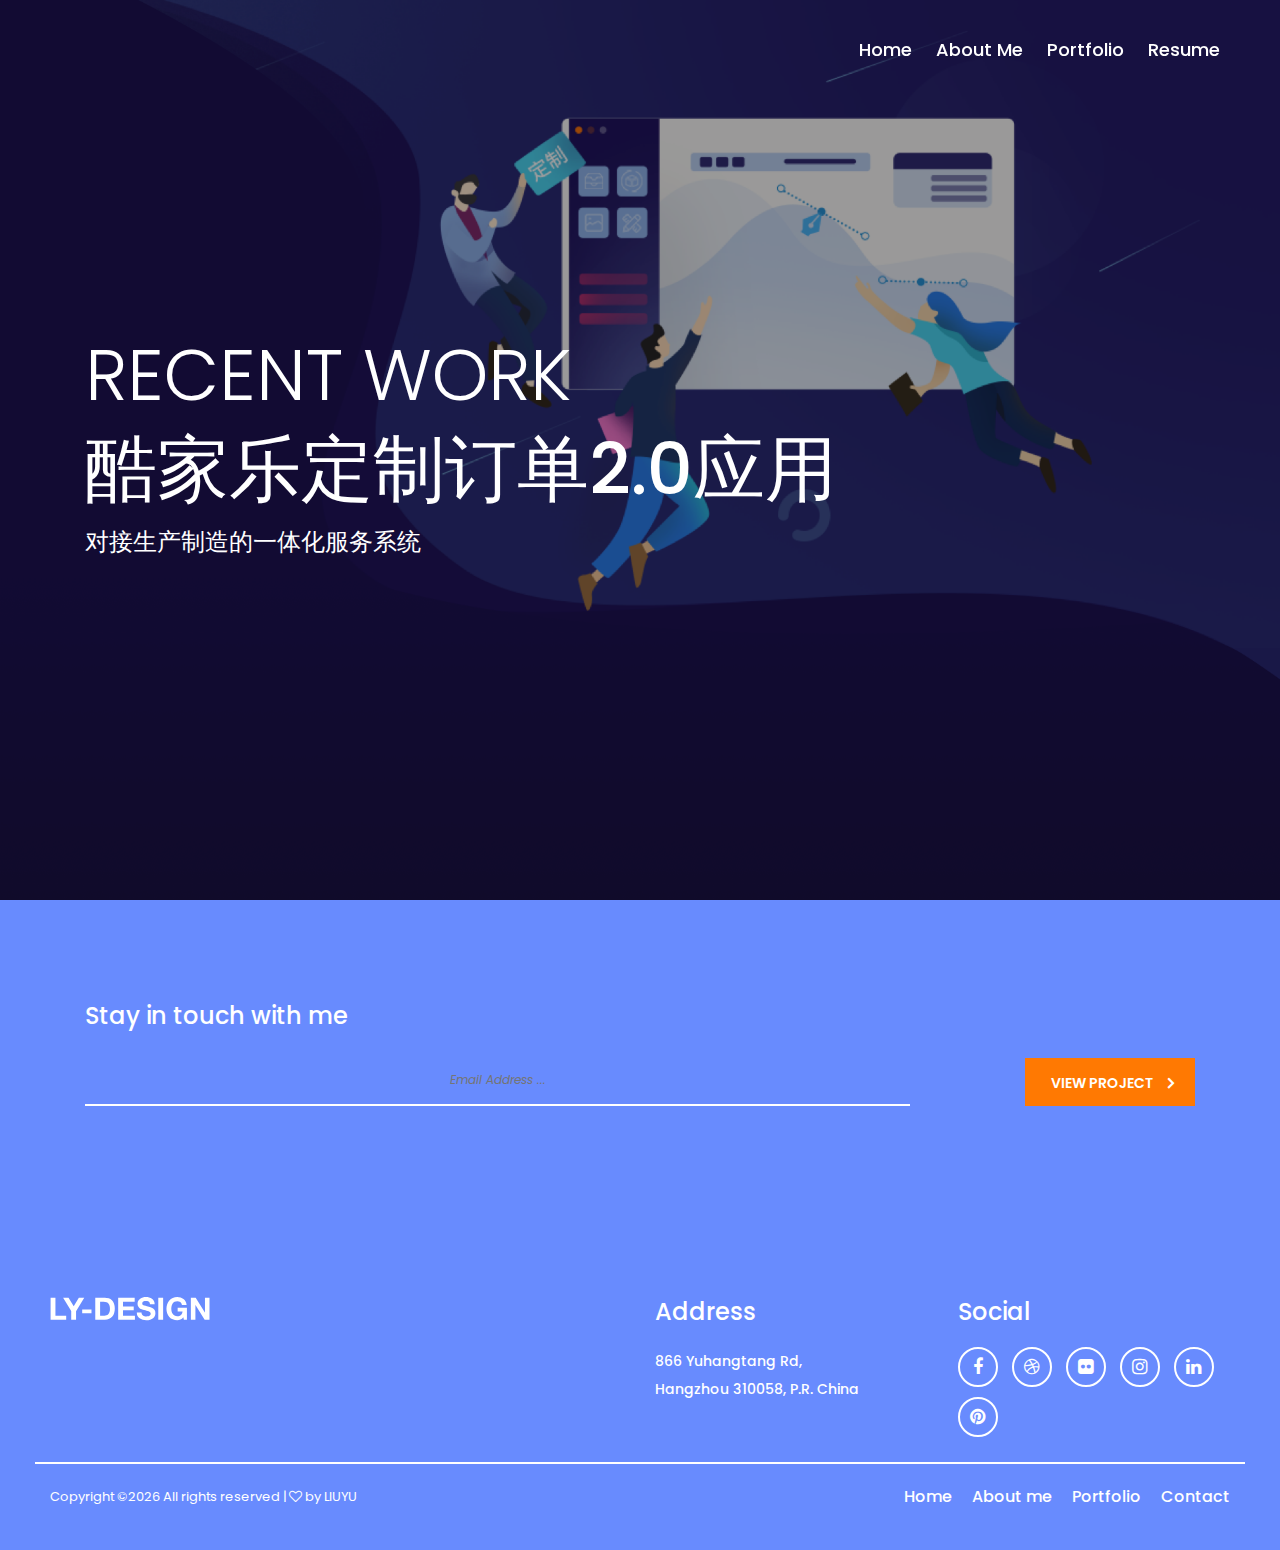
<file: index.html>
<!DOCTYPE html>
<html lang="en">

<head>
    <meta charset="UTF-8">
    <meta name="description" content="">
    <meta http-equiv="X-UA-Compatible" content="IE=edge">
    <meta name="viewport" content="width=device-width, initial-scale=1, shrink-to-fit=no">
    <!-- The above 4 meta tags *must* come first in the head; any other head content must come *after* these tags -->

    <!-- Title -->
    <title>Liuyu a Digital Product Designer</title>

    <!-- Favicon -->
    <link rel="icon" href="img/core-img/favicon.ico">

    <!-- Stylesheet -->
    <link rel="stylesheet" href="style.css">

    <!-- Global site tag (gtag.js) - Google Analytics -->
    <script async src="https://www.googletagmanager.com/gtag/js?id=UA-141732335-1"></script>
    <script>
        window.dataLayer = window.dataLayer || [];
        function gtag(){dataLayer.push(arguments);}
        gtag('js', new Date());
        gtag('config', 'UA-141732335-1');
    </script>

</head>

<body>
    <!-- Preloader -->
    <div class="preloader d-flex flex-column align-items-center justify-content-center">
        <div>
            <img src="img/load.gif">
        </div>
        <div class="lds-ellipsis">
            <div></div>
            <div></div>
            <div></div>
            <div></div>
        </div>
    </div>

    <!-- ##### Header Area Start ##### -->
    <header class="header-area">
        <!-- Navbar Area -->
        <div class="pixel-main-menu" id="sticker">
            <div class="classy-nav-container breakpoint-off">
                <div class="container-fluid">
                    <!-- Menu -->
                    <nav class="classy-navbar justify-content-between" id="pixelNav">

                        <!-- Nav brand -->
                        <a href="index.html" class="nav-brand">
                            <!--<img src="img/core-img/logo.png" alt="">-->
                            <!--<p style="color: #e9ecef; font-weight: bold">Back to boyhood</p>-->
                        </a>

                        <!-- Navbar Toggler -->
                        <div class="classy-navbar-toggler">
                            <span class="navbarToggler"><span></span><span></span><span></span></span>
                        </div>

                        <!-- Menu -->
                        <div class="classy-menu">

                            <!-- Close Button -->
                            <div class="classycloseIcon">
                                <div class="cross-wrap"><span class="top"></span><span class="bottom"></span></div>
                            </div>

                            <!-- Nav Start -->
                            <div class="classynav">
                                <ul>
                                    <li><a href="index.html">Home</a></li>
                                    <li><a href="services.html">About Me</a></li>
                                    <li><a href="portfolio.html">Portfolio</a>
                                    </li>
                                    <li><a href="Resume.pdf">Resume</a></li>
                                </ul>

                                <!-- Top Social Info -->
                                <!-- <div class="top-social-info ml-5">
                                        <a href="#"><i class="fa fa-facebook"></i></a>
                                        <a href="#"><i class="fa fa-dribbble"></i></a>
                                        <a href="#"><i class="fa fa-flickr"></i></a>
                                        <a href="#"><i class="fa fa-instagram"></i></a>
                                        <a href="#"><i class="fa fa-linkedin"></i></a>
                                        <a href="#"><i class="fa fa-pinterest"></i></a>
                                </div> -->
                            </div>
                            <!-- Nav End -->

                        </div>
                    </nav>
                </div>
            </div>
        </div>

    </header>

    <!-- ##### Header Area End ##### -->

    <!-- ##### Hero Area Start ##### -->
    <section class="hero-area">
        <div class="hero-slideshow owl-carousel">

            <!-- Single Slide -->
            <div class="single-slide">
                <!-- Background Image-->
                <div class="slide-bg-img bg-img" style="background-image: url(img/bg-img/Recent1.png);"></div>
                <!-- Welcome Text -->
                <div class="container h-100">
                    <div class="row h-100 align-items-center">
                        <div class="col-12 col-lg-9">
                            <div class="welcome-text">
                                <h2 data-animation="fadeInUp" data-delay="300ms"><span>Recent work</span><br>酷家乐定制订单2.0应用</h2>
                                <h4 data-animation="fadeInUp" data-delay="500ms">对接生产制造的一体化服务系统</h4>
                            </div>
                        </div>
                    </div>
                </div>
            </div>

            <!-- Single Slide -->
            <div class="single-slide">
                <!-- Background Image-->
                <div class="slide-bg-img bg-img" style="background-image: url(img/bg-img/Recent2.png);"></div>
                <!-- Welcome Text -->
                <div class="container h-100">
                    <div class="row h-100 align-items-center">
                        <div class="col-12 col-lg-9">
                            <div class="welcome-text">
                                <h2 data-animation="fadeInUp" data-delay="300ms"><span>Recent work</span><br>Manycore design system</h2>
                                <h4 data-animation="fadeInUp" data-delay="500ms">web端组件库项目</h4>
                            </div>
                        </div>
                    </div>
                </div>
            </div>

            <!-- Single Slide -->
            <div class="single-slide">
                <!-- Background Image-->
                <div class="slide-bg-img bg-img" style="background-image: url(img/bg-img/Recent3.png);"></div>
                <!-- Welcome Text -->
                <div class="container h-100">
                    <div class="row h-100 align-items-center">
                        <div class="col-12 col-lg-9">
                            <div class="welcome-text">
                                <h2 data-animation="fadeInUp" data-delay="300ms"><span>Recent work</span><br>Design toolkit：KINETICIST</h2>
                                <h4 data-animation="fadeInUp" data-delay="500ms">毕业设计项目：一种动态雕塑的原型设计工具的设计与开发</h4>
                            </div>
                        </div>
                    </div>
                </div>
            </div>

        </div>
    </section>
    <!-- ##### Hero Area End ##### -->


    <!-- ##### 博客 Start ##### -->
    <!--<div class="section section-padding-100-70">-->
        <!--<h1 style="text-align: center">BLOG</h1>-->
        <!--<div style="height: 1px;border-top: 1px solid #ddd;text-align: center;"><span style="position: relative;top: -12px;background: #fff;padding: 0 20px;">个人博客</span> </div>-->
    <!--</div>-->
    <!--<div class="top-catagory-area d-flex flex-wrap mb-50">-->
        <!--&lt;!&ndash; Single Catagory &ndash;&gt;-->
        <!--<div class="single-catagory bg-img d-flex align-items-center justify-content-center jarallax" style="background-image: url(img/bg-img/xiamen.jpg);">-->
            <!--<a href="#">厦门</a>-->
        <!--</div>-->
        <!--&lt;!&ndash; Single Catagory &ndash;&gt;-->
        <!--<div class="single-catagory bg-img d-flex align-items-center justify-content-center jarallax" style="background-image: url(img/bg-img/shanghai.jpg);">-->
            <!--<a href="#">上海</a>-->
        <!--</div>-->
    <!--</div>-->
     <!--##### 博客 End #####-->

     <!--##### Newsletter Area Start ######-->
    <section class="nl-area section-padding-100-70">
        <div class="container">
            <div class="row align-items-end">
                <div class="col-12 col-md-9">
                    <div class="nl-form mb-100">
                        <h4>Stay in touch with me</h4>
                        <form action="#" method="post">
                            <input type="email" name="nl-email" id="nlEmail" placeholder="Email Address ...">
                            <button type="submit" class="d-none"></button>
                        </form>
                    </div>
                </div>
                <div class="col-12 col-md-3">
                    <div class="view-projects-btn text-right mb-100">
                        <a href="#" class="btn pixel-btn">View Project</a>
                    </div>
                </div>
            </div>
        </div>
    </section>
     <!--##### Newsletter Area End ######-->


    <!-- ##### Footer Area Start ##### -->
    <footer class="footer-area section-padding-20">
        <div class="container-fluid">
            <div class="row justify-content-between">

                <!-- Single Footer Widget -->
                <div class="col-12 col-sm-6 col-md-3">
                    <div class="single-footer-widget mb-15">
                        <!-- Footer Logo -->
                        <a href="index.html" class="footer-logo">
                            <svg width="160px" height="25px" viewBox="0 0 207 31" version="1.1" xmlns="http://www.w3.org/2000/svg" xmlns:xlink="http://www.w3.org/1999/xlink">
                                <g id="Page-1" stroke="none" stroke-width="1" fill="none" fill-rule="evenodd">
                                    <g id="Desktop-HD" transform="translate(-182.000000, -82.000000)" fill="#FFFFFF">
                                        <path d="M182.76,83.44 L189.04,83.44 L189.04,106.72 L202.96,106.72 L202.96,112 L182.76,112 L182.76,83.44 Z M209.44,100.88 L198.96,83.44 L206,83.44 L212.68,94.72 L219.32,83.44 L226.32,83.44 L215.72,101.04 L215.72,112 L209.44,112 L209.44,100.88 Z M223.64,98.64 L235.68,98.64 L235.68,103.52 L223.64,103.52 L223.64,98.64 Z M246.84,106.72 L252.44,106.72 C253.346671,106.72 254.226662,106.573335 255.08,106.28 C255.933338,105.986665 256.69333,105.500003 257.36,104.82 C258.02667,104.139997 258.559998,103.253339 258.96,102.16 C259.360002,101.066661 259.56,99.7333412 259.56,98.16 C259.56,96.7199928 259.420001,95.4200058 259.14,94.26 C258.859999,93.0999942 258.400003,92.1066708 257.76,91.28 C257.119997,90.4533292 256.273339,89.8200022 255.22,89.38 C254.166661,88.9399978 252.866674,88.72 251.32,88.72 L246.84,88.72 L246.84,106.72 Z M240.56,83.44 L252.88,83.44 C254.720009,83.44 256.433325,83.7333304 258.02,84.32 C259.606675,84.9066696 260.979994,85.7866608 262.14,86.96 C263.300006,88.1333392 264.206663,89.5999912 264.86,91.36 C265.513337,93.1200088 265.84,95.1866548 265.84,97.56 C265.84,99.6400104 265.573336,101.559991 265.04,103.32 C264.506664,105.080009 263.700005,106.599994 262.62,107.88 C261.539995,109.160006 260.193341,110.166663 258.58,110.9 C256.966659,111.633337 255.066678,112 252.88,112 L240.56,112 L240.56,83.44 Z M270.2,83.44 L291.56,83.44 L291.56,88.72 L276.48,88.72 L276.48,94.84 L290.32,94.84 L290.32,99.72 L276.48,99.72 L276.48,106.72 L291.88,106.72 L291.88,112 L270.2,112 L270.2,83.44 Z M300.4,102.52 C300.4,103.480005 300.573332,104.29333 300.92,104.96 C301.266668,105.62667 301.726664,106.166665 302.3,106.58 C302.873336,106.993335 303.546663,107.299999 304.32,107.5 C305.093337,107.700001 305.893329,107.8 306.72,107.8 C307.280003,107.8 307.879997,107.753334 308.52,107.66 C309.160003,107.566666 309.759997,107.386668 310.32,107.12 C310.880003,106.853332 311.346665,106.486669 311.72,106.02 C312.093335,105.553331 312.28,104.960004 312.28,104.24 C312.28,103.466663 312.033336,102.840002 311.54,102.36 C311.046664,101.879998 310.400004,101.480002 309.6,101.16 C308.799996,100.839998 307.893338,100.560001 306.88,100.32 C305.866662,100.079999 304.840005,99.8133348 303.8,99.52 C302.733328,99.253332 301.693338,98.9266686 300.68,98.54 C299.666662,98.1533314 298.760004,97.6533364 297.96,97.04 C297.159996,96.4266636 296.513336,95.6600046 296.02,94.74 C295.526664,93.8199954 295.28,92.7066732 295.28,91.4 C295.28,89.933326 295.59333,88.6600054 296.22,87.58 C296.84667,86.4999946 297.666662,85.6000036 298.68,84.88 C299.693338,84.1599964 300.839994,83.6266684 302.12,83.28 C303.400006,82.9333316 304.679994,82.76 305.96,82.76 C307.453341,82.76 308.88666,82.926665 310.26,83.26 C311.63334,83.593335 312.853328,84.1333296 313.92,84.88 C314.986672,85.6266704 315.83333,86.5799942 316.46,87.74 C317.08667,88.9000058 317.4,90.3066584 317.4,91.96 L311.32,91.96 C311.266666,91.1066624 311.086668,90.4000028 310.78,89.84 C310.473332,89.2799972 310.066669,88.8400016 309.56,88.52 C309.053331,88.1999984 308.473337,87.973334 307.82,87.84 C307.166663,87.706666 306.453337,87.64 305.68,87.64 C305.173331,87.64 304.666669,87.6933328 304.16,87.8 C303.653331,87.9066672 303.193335,88.093332 302.78,88.36 C302.366665,88.626668 302.026668,88.959998 301.76,89.36 C301.493332,89.760002 301.36,90.2666636 301.36,90.88 C301.36,91.4400028 301.466666,91.8933316 301.68,92.24 C301.893334,92.5866684 302.31333,92.9066652 302.94,93.2 C303.56667,93.4933348 304.433328,93.7866652 305.54,94.08 C306.646672,94.3733348 308.093324,94.7466644 309.88,95.2 C310.413336,95.3066672 311.153329,95.4999986 312.1,95.78 C313.046671,96.0600014 313.986662,96.5066636 314.92,97.12 C315.853338,97.7333364 316.659997,98.5533282 317.34,99.58 C318.020003,100.606672 318.36,101.919992 318.36,103.52 C318.36,104.826673 318.106669,106.039994 317.6,107.16 C317.093331,108.280006 316.340005,109.246663 315.34,110.06 C314.339995,110.873337 313.100007,111.506664 311.62,111.96 C310.139993,112.413336 308.426676,112.64 306.48,112.64 C304.906659,112.64 303.380007,112.446669 301.9,112.06 C300.419993,111.673331 299.113339,111.066671 297.98,110.24 C296.846661,109.413329 295.94667,108.360006 295.28,107.08 C294.61333,105.799994 294.293333,104.280009 294.32,102.52 L300.4,102.52 Z M322.08,83.44 L328.36,83.44 L328.36,112 L322.08,112 L322.08,83.44 Z M354.52,108.76 C353.399994,110.200007 352.160007,111.206664 350.8,111.78 C349.439993,112.353336 348.066674,112.64 346.68,112.64 C344.493322,112.64 342.526675,112.260004 340.78,111.5 C339.033325,110.739996 337.560006,109.69334 336.36,108.36 C335.159994,107.02666 334.240003,105.460009 333.6,103.66 C332.959997,101.859991 332.64,99.9200104 332.64,97.84 C332.64,95.706656 332.959997,93.7266758 333.6,91.9 C334.240003,90.0733242 335.159994,88.4800068 336.36,87.12 C337.560006,85.7599932 339.033325,84.6933372 340.78,83.92 C342.526675,83.1466628 344.493322,82.76 346.68,82.76 C348.146674,82.76 349.56666,82.9799978 350.94,83.42 C352.31334,83.8600022 353.553328,84.5066624 354.66,85.36 C355.766672,86.2133376 356.679996,87.2666604 357.4,88.52 C358.120004,89.7733396 358.559999,91.2133252 358.72,92.84 L352.72,92.84 C352.346665,91.239992 351.626672,90.040004 350.56,89.24 C349.493328,88.439996 348.200008,88.04 346.68,88.04 C345.26666,88.04 344.066672,88.3133306 343.08,88.86 C342.093328,89.4066694 341.293336,90.1399954 340.68,91.06 C340.066664,91.9800046 339.620001,93.0266608 339.34,94.2 C339.059999,95.3733392 338.92,96.5866604 338.92,97.84 C338.92,99.040006 339.059999,100.206661 339.34,101.34 C339.620001,102.473339 340.066664,103.493329 340.68,104.4 C341.293336,105.306671 342.093328,106.033331 343.08,106.58 C344.066672,107.126669 345.26666,107.4 346.68,107.4 C348.76001,107.4 350.366661,106.873339 351.5,105.82 C352.633339,104.766661 353.293332,103.24001 353.48,101.24 L347.16,101.24 L347.16,96.56 L359.16,96.56 L359.16,112 L355.16,112 L354.52,108.76 Z M364.24,83.44 L370.48,83.44 L382.4,102.6 L382.48,102.6 L382.48,83.44 L388.36,83.44 L388.36,112 L382.08,112 L370.2,92.88 L370.12,92.88 L370.12,112 L364.24,112 L364.24,83.44 Z" id="LY-DESIGN"></path>
                                    </g>
                                </g>
                            </svg>
                        </a>
                    </div>
                </div>

                <!-- Single Footer Widget -->
                <div class="col-md-9 col-lg-6 col-xl-6">
                    <div class="row">
                        <!-- Single Footer Widget -->
                        <div class="col-sm-6">
                            <div class="single-footer-widget mb-15">
                                <h5 class="widget-title">Address</h5>
                                <p>866 Yuhangtang Rd,<br> Hangzhou 310058, P.R. China</p>
                            </div>
                        </div>

                        <!-- Single Footer Widget -->
                        <div class="col-sm-6">
                            <div class="single-footer-widget mb-15">
                                <h5 class="widget-title">Social</h5>
                                <div class="footer-social-info">
                                    <a href="#"><i class="fa fa-facebook"></i></a>
                                    <a href="#"><i class="fa fa-dribbble"></i></a>
                                    <a href="#"><i class="fa fa-flickr"></i></a>
                                    <a href="#"><i class="fa fa-instagram"></i></a>
                                    <a href="#"><i class="fa fa-linkedin"></i></a>
                                    <a href="#"><i class="fa fa-pinterest"></i></a>
                                </div>
                            </div>
                        </div>
                    </div>
                </div>
            </div>
        </div>

        <!-- Copywrite Area -->
        <div class="copywrite-area">
            <div class="container-fluid">
                <div class="row align-items-center">
                    <div class="col-12 col-md-6">
                        <div class="copywrite-content">
                            <!-- Copywrite Text -->
                            <p class="copywrite-text"><!-- Link back to Colorlib can't be removed. Template is licensed under CC BY 3.0. -->
                                Copyright &copy;<script>document.write(new Date().getFullYear());</script> All rights reserved | <i class="fa fa-heart-o" aria-hidden="true"></i> by LIUYU
                                <!-- Link back to Colorlib can't be removed. Template is licensed under CC BY 3.0. -->
                            </p>
                        </div>
                    </div>
                    <div class="col-12 col-md-6">
                        <nav class="footer-nav">
                            <ul>
                                <li><a href="#">Home</a></li>
                                <li><a href="#">About me</a></li>
                                <li><a href="#">Portfolio</a></li>
                                <li><a href="#">Contact</a></li>
                            </ul>
                        </nav>
                    </div>
                </div>
            </div>
        </div>


    </footer>
    <!-- ##### Footer Area Start ##### -->

    <!-- ##### All Javascript Script ##### -->
    <!-- jQuery-2.2.4 js -->
    <script src="js/jquery/jquery-2.2.4.min.js"></script>
    <!-- Popper js -->
    <script src="js/bootstrap/popper.min.js"></script>
    <!-- Bootstrap js -->
    <script src="js/bootstrap/bootstrap.min.js"></script>
    <!-- All Plugins js -->
    <script src="js/plugins/plugins.js"></script>
    <!-- Active js -->
    <script src="js/active.js"></script>
</body>

</html>
</file>
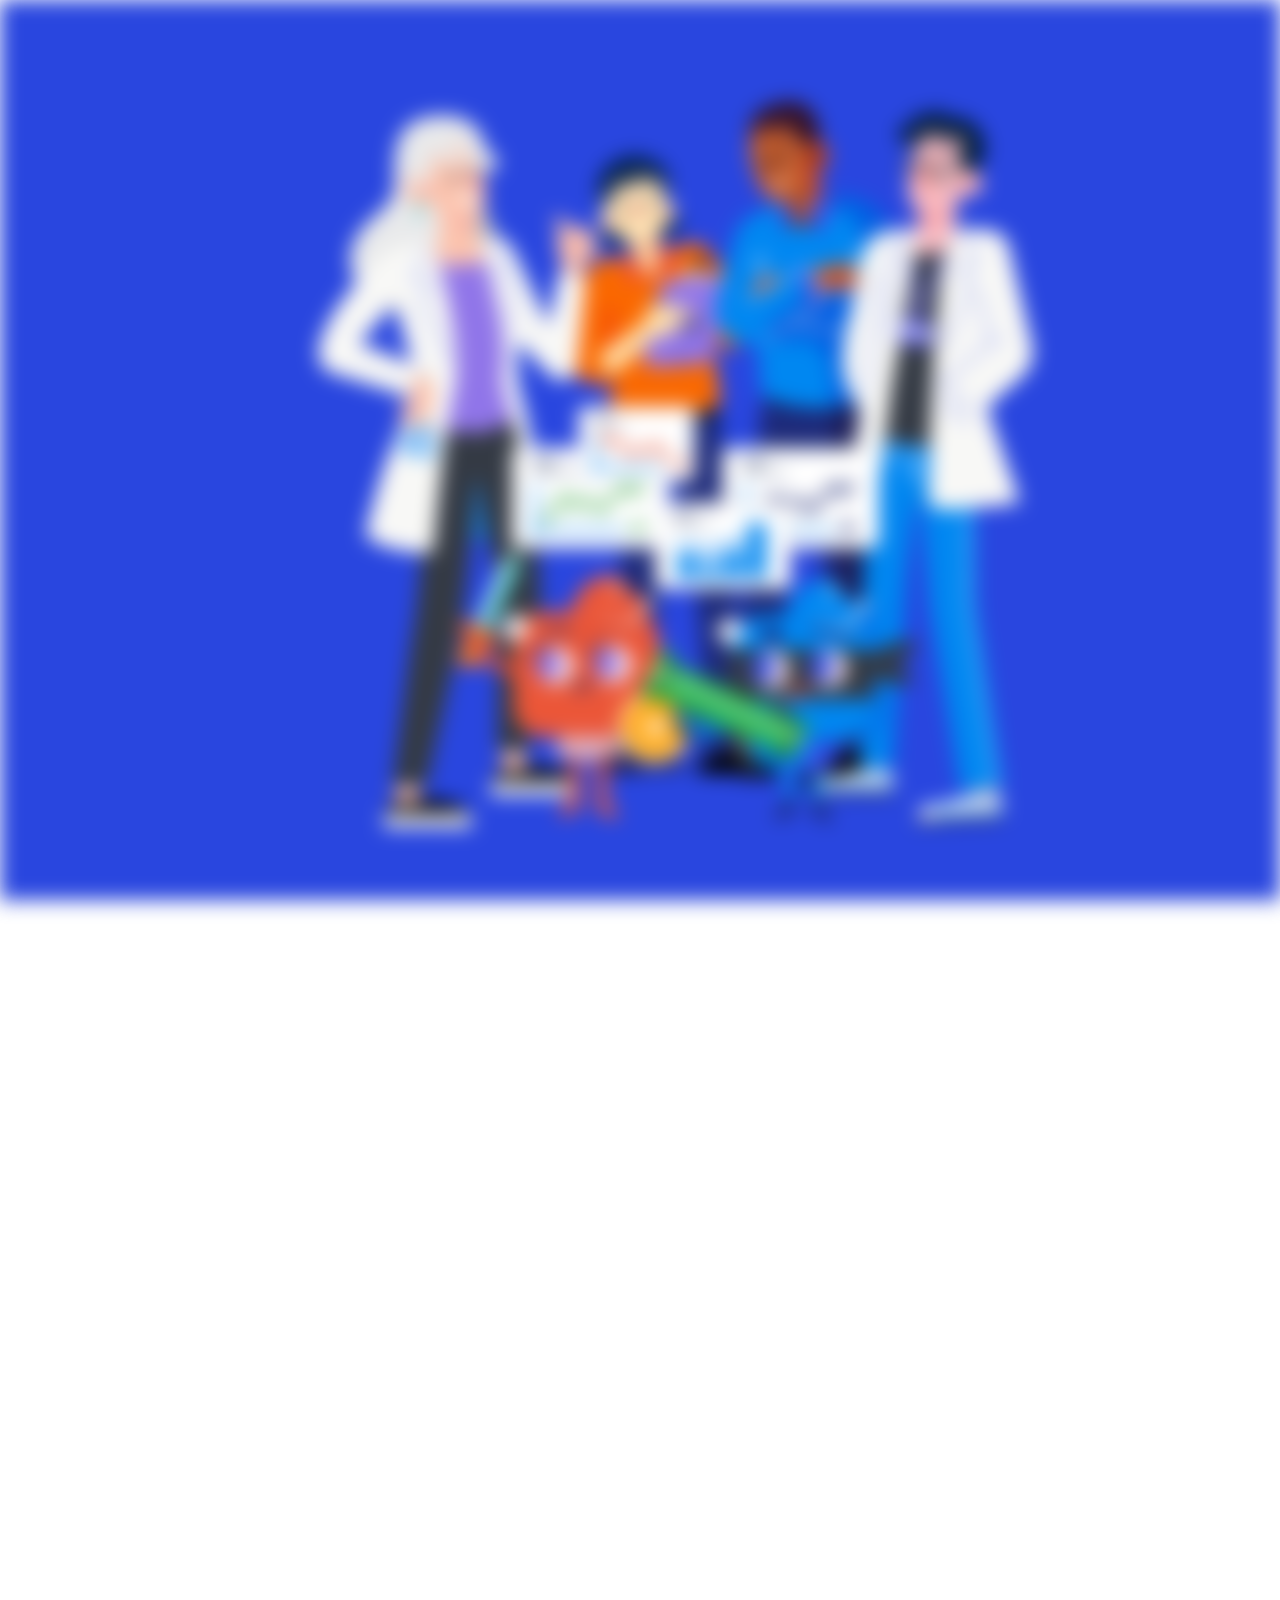
<file: abtest.html>
<!doctype html>
<html lang="en">
  <head>
    <meta charset="utf-8">
    <meta name="viewport" content="width=device-width, initial-scale=1, shrink-to-fit=no">
    <title>AB TEST</title>
    <link rel="icon" href="img/core-img/favicon.ico">
    <link rel="stylesheet" href="css2/bootstrap.min.css">
    <link rel="stylesheet" href="css2/aos.min.css">
    <link rel="stylesheet" href="css2/hamburgers/hamburgers.min.css">
    <link rel="stylesheet" href="css2/owl.carousel.min.css">
    <link rel="stylesheet" href="fonts/icomoon/style.css">
    <link rel="stylesheet" href="css2/animsition.min.css">
    <link rel="stylesheet" type="text/css" href="https://cdnjs.cloudflare.com/ajax/libs/font-awesome/4.7.0/css/font-awesome.min.css">
    <link rel="stylesheet" href="https://cdnjs.cloudflare.com/ajax/libs/font-awesome/4.7.0/css/font-awesome.min.css">
    <link rel="stylesheet" href="css2/redils.css">
    <link rel="stylesheet" href="css2/style.css">
  </head>
  <body >

  <!--背景展示图-->
  <div class="back-ground">
    <div class="photo ab_test"></div>
  </div>
  <!--背景展示图-->

  <!--作品展示主体-->
  <div class="js-animsition animsition" data-animsition-in-class="fade-in" data-animsition-out-class="fade-out">


    <!-- start templateux-navbar 顶部导航-->
    <header class="templateux-navbar"  data-aos="fade-down">
      <div class="container-fluid">
        <div class="row">
          <div class="col-sm-6 col-6"><div class="site-logo"><a href="" class="animsition-link" style="color: #ffffff">Case Study</a></div></div>
          <div class="col-sm-6 col-6 text-right">

            <button class="hamburger hamburger--spin toggle-menu ml-auto js-toggle-menu" type="button">
              <span class="hamburger-box">
                <span class="hamburger-inner"></span>
              </span>
            </button>

            <nav class="templateux-menu js-templateux-menu" role="navigation">
              <ul class="list-unstyled">

                <li class="active"><a href="portfolio.html" class="animsition-link" style="color: #ffffff">Back</a></li>

              </ul>
            </nav>
          </div>
        </div>
      </div>
    </header>
    <!-- END templateux-navbar 顶部导航-->

    <!-- start templateux-hero 标题-->
    <section class="templateux-hero"  data-scrollax-parent="true">
      <!-- <div class="cover" data-scrollax="properties: { translateY: '30%' }"><img src="images/hero_2.jpg" /></div> -->
      <div class="container">
        <!--侧栏菜单-->
        <ul class="pageScroll left justify-content-center js-smoothscroll" id="sl-menu">
          <li>
            <a href="#one" class="mt-5 js-smoothscroll">Showcase</a>
          </li>
          <li>
            <a href="#two" class="mt-5 js-smoothscroll">Experiment Design</a>
          </li>
          <li>
            <a href="#three" class="mt-5 js-smoothscroll">Experiment Analysis</a>
          </li>
          <li>
            <a href="#four" class="mt-5 js-smoothscroll">Follow-Up Experiment</a>
          </li>

        </ul>
        <!--侧栏菜单-->
        <div class="row align-items-center justify-content-center intro mt-3">
          <div class="col-md-10 title-back white-text" data-aos="fade-up" style="background-color: rgba(100,149,237,0.42) !important;">
              <h1>Udcity AB Test</h1>
              <p class="lead">优达学城AB测试实验设计</p>
              <a href="#one" class="col-2 go-down js-smoothscroll " style="margin-top: -5em"></a>
          </div>
        </div>

      </div>
    </section>
    <!-- END templateux-hero 标题-->

    <!--start 作品展示标准单元块-->
    <section class="templateux-portfolio-overlap " id="one">
      <div class="container" data-aos="fade-up">
        <div class="row justify-content-center">
          <div class="col-md-10">
            <div class="row work-detail">
              <div class="col-md-3 ">
                <span class=caption>Role</span>
                <strong>UX Design<BR>User Research</strong>
              </div>
              <div class="col-md-3">
                <span class=caption>Team</span>
                <strong>Liuyu<br></strong>
              </div>
              <div class="col-md-3">
                <span class=caption>Type</span>
                <strong>实验设计<br>数据分析</strong>
              </div>
              <div class="col-md-3">
                <span class=caption>Tool Used</span>
                <strong>Excel<BR>Python</strong>
              </div>
            </div>

            <h1>About the Background</h1>
            <div class="row">
              <div class="col-md-6">
                <p class="mb-5">本项目为我在优达学城数据分析纳米学位的毕业项目，目的是设计一个合理的ab测试。在本项目中，我所要考虑的是由优达学城运行过的一个真实试验。具体数字已做更改，但是模式并没有改变。我需要将试验的想法变成一个完整定义的设计、分析其结果，并提供一个高层次的后续实验。</p>
              </div>

              <div class="col-md-6">
                <p>在进行此试验时，优达学城当前的主页上有两个选项：“开始免费试学”和“访问课程资料”。如果学生点击“开始免费试学”，系统将要求他们输入信用卡信息，然后他们将进入付费课程版本的免费试学。14天后，将对他们自动收费，除非他们在此期限结束前取消试用。若学生点击“访问课程材料”，他们将能够观看视频和免费进行小测试，但是他们不会获得导师指导支持或验证证书，无法提交最终项目来获取反馈。</p>
              </div>
            </div>

            <p class="text-center mb-5"><img src="works/6/ab1.png" alt="Image placeholder" class="img-fluid"></p>
            <div style="height:10vh"></div>

            <div class="row mb-5" >
              <div class="col-md-4">
                <h1>The Task</h1>
                <h2 style="color: #abbfc6">任务</h2>
              </div>
              <div class="col-md-8">
                <p>在此试验中，优达学城测试了一项变化，如果学生点击“开始免费试学”，系统会问他们有多少时间投入到这个课程中。如果学生表示每周5小时或更多，将按常规程序进行登录。如果他们表示一周不到5小时，将出现一条消息说明优达学城的课程通常需要更多的时间投入才能成功完成，并建议学生可免费访问课程资料。在这里，学生可选择继续进行免费试学，或免费访问课程资料。这张截图展示了试验概况。</p>
                <ul>
                  <li>我们的假设是这会为学生预先设定明确的期望，从而减少因为没有足够的时间而离开免费试学，并因此受挫的学生数量，同时不会在很大程度上减少继续通过免费试学和最终完成课程的学生数量。</li>
                  <li>如果这个假设最后为真，优达学城将改进整体学生体验和提高导师为能够完成课程的学生提供支持的能力。</li>
                  <li>转移单位为 cookie，尽管学生参加的是免费试学，但在登录后他们的用户 id 便被跟踪。同一个用户id不能两次参加免费试学。</li>
                  <li>对于不参加免费试学的用户，他们的用户id不会在试验中被跟踪，即使他们在访问课程概述页面时登录了网站。</li>
                </ul>
              </div>

            </div>

            <p class="text-center mb-5"><img src="works/6/ab2.png" alt="Image placeholder" class="img-fluid"></p>


         </div>
      </div>

    </section>
    <!--end 作品展示标准单元块-->

    <!--start 作品展示标准单元标题-->
    <section class="testimony " id="two">
      <div class="container">
        <div class="row justify-content-center">
          <div class="col-md-10">
            <blockquote class="mb-5">
              <h1>Experiment Design</h1>
            </blockquote>
            <p class="author">&mdash; <span>实验设计</span></p>
          </div>
        </div>
      </div>
    </section>
    <!--end 作品展示标单元标题-->

    <section class="templateux-portfolio-overlap " >
      <div class="container" data-aos="fade-up">
        <div class="row justify-content-center">
          <div class="col-md-10">
            <p class="text-center mb-5" data-aos="fade-up"><img src="works/6/ab3.png" alt="Image placeholder" class="img-fluid"></p>
            <div style="height:10vh"></div>
            <div class="row" >
              <div class="col-md-4">
                <h1>Metric Choice</h1>
                <h2 style="color: #ABBFC6">选择和描述指标</h2>
              </div>
              <div class="col-md-8">
                <p><h3>不变指标</h3>cookie是分组单元，肯定是不变的，测试的是首页的子页面，不会影响首页的情况，也就不会影响cookie数量；首页没有任何改变，cookie不变，点击次数也不变；点击次数不变，cookie不变，点进概率也不变；</p>
                <ul>
                  <li>Number of cookies（Cookie的数量）</li>
                  <li> Number of clicks（点击次数）</li>
                  <li> Click-through-probalility（点进概率）</li>
                </ul>
                <p><h3>评估指标</h3>因为提醒用户每周5小时学习时间，可能会影响完成登录并参加免费试学的用户id的数量，是我们想通过A/B测试来研究的问题，实验预期是减少无法一周学习5小时的人离开免费试学，即：分子会减小，分母不变，因此总转化率期望是减小；因为提醒用户每周5小时学习时间，会对付费用户和完成免费试用的用户的比例产生影响，是个很好的评估指标，因为根据预期，期望最终通过免费试学和最终完成课程的学生数量不变，而登录的用户id数量减少，根据公式，留存率会增大；为提醒用户每周5小时学习时间，会对付费用户产生影响，因此净转化率是个很好的评估指标，根据实验预期，付费用户不变，点击“开始免费试学”按钮的唯一cookie数量不变，所以净转化率的期望结果不变 </p>
                <ul>
                  <li>Gross conversion（总转化率）期望结果：减小</li>
                  <li>Retention（留存率）期望结果：增大</li>
                  <li>Net conversion（净转化率）期望结果：不变</li>
                </ul>
              </div>

            </div>

            <div style="height:10vh"></div>

            <div class="row" >
              <div class="col-md-4">
                <h1>Measuring Standard Deviation</h1>
                <h2 style="color: #ABBFC6">计算标准偏差</h2>
              </div>

              <div class="col-md-8">
                <h3>计算标准偏差</h3>
                <p>对于选择作为评估度量的每个度量，假设有5000个 cookie 样本大小访问课程概述页面的情况下，估计了一下其标准偏差。</p>
                <ul>
                  <li>Std dev = sqrt（0.20625 * （1-0.20625） / 5000*0.08） = 0.0202</li>
                  <p>总转化率是以cookie数量作为分母，也是转移的单位。转移单位等于分析单位，表明分析估计值与经验变异类似</p>

                  <li>Std dev = sqrt（0.53 * （1-0. 53） /  5000*0.08*0.20625 ） = 0.0549</li>
                  <p>留存率是以“登录用户数”为分母，与转移单位cookie不相似，分析单位和转移单位不相似，所以分析估计值与经验变异不相似</p>

                  <li>Std dev = sqrt（0.1093125 * （1-0.1093125） / 5000*0.08） = 0.0156</li>
                  <p>净转化率是以cookie数量作为分母，也是转移的单位。转移单位等于分析单位，标明分析估计值与经验变异类似</p>
                </ul>
              </div>

            </div>
            <div style="height:10vh"></div>

            <div class="row" >
              <div class="col-md-4">
                <h1>Sizing</h1>
                <h2 style="color: #ABBFC6">规模</h2>
              </div>
              <div class="col-md-8">
                <h3>Number of Samples vs. Power<br>样本数量和功效</h3>
                <p>在分析阶段不准备使用使用 Bonferroni 校正，因为本实验中总转化率和净转化率是相关联的，使用 Bonferroni 校正会使试验结果过于保守。使用的统计显著性水平为 0.05，统计功效设置为 0.80。使用<a href="http://www.evanmiller.org/ab-testing/sample-size.html">在线计算器</a>计算样本容量</p>
                <ul>
                  <li>Gross conversion（总转化率）<br>Minimum detectable effect:1% 样本数量：25835<br>总页面浏览量：25835/0.08*2 =645875</li>
                  <li>Retention（留存率）<br>Minimum detectable effect:1% 样本数量：39115<br>总页面浏览量：39115/0.20625/0.08*2 =4741212</li>
                  <li>Net conversion（净转化率）<br>Minimum detectable effect:0.75% 样本数量：27413<br>总页面浏览量：27413/0.08*2 =685325</li>
                  <p>最后比较三种评价度量需要的样本容量，净转化率需要的页面浏览量685325；</p>
                </ul>
                <h3>Duration vs. Exposure<br>试验持续时间以及试验实施时间</h3>
                <p>从实验周期上来说，每天页面总流量是4万，需要的总流量是68.5万，分别计算需要的时间，50%流量需要35天，100%流量需要18天；综合考虑风险容忍度和试验周期，我选择了曝光80%的流量，持续时间22天的方案；</p>
                <ul>
                  <li>本试验只是询问用户每周能投入多少时间学习，没有不良影响</li>
                  <li>收集的数据，不涉及隐私，不是敏感数据</li>
                  <li>对网站来说，没有安全隐患</li>
                </ul>
              </div>

            </div>

          </div>

          </div>
        </div>
    </section>

    <!--start 作品展示标准单元标题-->
    <section class="testimony " id="three">
      <div class="container">
        <div class="row justify-content-center">
          <div class="col-md-10">
            <blockquote class="mb-5">
              <h1>Experiment Analysis</h1>
            </blockquote>
            <p class="author">&mdash; <span>实验分析-<a href="works/6/Project.xlsx">实验数据下载</a></span></p>
          </div>
        </div>
      </div>
    </section>
    <!--end 作品展示标单元标题-->

    <section class="templateux-portfolio-overlap " >
      <div class="container" data-aos="fade-up">
        <div class="row justify-content-center">
          <div class="col-md-10">
            <div class="row" >
              <div class="col-md-4">
                <h1>Sanity Checks</h1>
                <h2 style="color: #ABBFC6">合理性检查</h2>
              </div>
              <div class="col-md-8">
                <p>对于每个不变指标，对你在95%置信区间下期望观察到的值、实际观察的值及指标是否通过合理性检查给出结论。对于任何未通过的合理性检查，根据每日数据解释你觉得最有可能的原因。在所有合理性检查通过前，不要开始其他分析工作。 </p>
                <ul>
                  <li>Number of cookies 置信区间= [0.4988, 0.5012]<br>观察值 = 344660 / 690203 = 0.5006<br>通过合理性检查</li>
                  <li>Number of clicks 置信区间= [0.4959, 0.5041]<br>观察值 = 28378 / 56703 = 0.5005<br>通过合理性检查</li>
                  <li>Click-through-probalility 置信区间= [0.0812, 0.0830]<br>观察值 = 0.0821824 <br>通过合理性检查</li>
                </ul>
              </div>

            </div>

            <div style="height:10vh"></div>

            <div class="row" >
              <div class="col-md-4">
                <h1>Result Analysis</h1>
                <h2 style="color: #ABBFC6">结果分析</h2>
              </div>

              <div class="col-md-8">
                <h3>Effect Size Tests/效应大小检验</h3>
                <p>对于每个评估指标，对试验和对照组之间的差异给出 95% 置信区间。说明每个指标是否具有统计和实际显著性。</p>
                <ul>
                  <li>Gross conversion（总转化率）</li>
                  <p>置信区间= [ -0.0291, -0.0120 ] <br>置信区间不包括0，具有统计显著性；<br>置信区间不包含d_min，具有实际显著性</p>
                  <li>Net conversion（净转化率）</li>
                  <p>置信区间= [ -0.01160, 0.001857 ]<br>置信区间包括0，不具有统计显著性；<br>置信区间包含d_min（+/- 0.0075），不具有实际显著性；</p>
                </ul>
                <h3>Sign Tests/符号检测</h3>
                <p>对于每个评估指标，使用每日数据进行符号检验，然后报告符号检验的 p 值以及结果是否具有统计显著性</p>
                <ul>
                  <li>Gross conversion（总转化率）</li>
                  <p>双尾P值0.0026 小于 alpha 水平0.025，具有统计显著性；</p>
                  <li>Net conversion（净转化率）</li>
                  <p>双尾P值0.6776 大于 alpha 水平0.025，不具有统计显著性；</p>
                </ul>
              </div>

            </div>
            <div style="height:10vh"></div>

            <div class="row" >
              <div class="col-md-4">
                <h1>Summary</h1>
                <h2 style="color: #ABBFC6">总结&建议</h2>
              </div>
              <div class="col-md-8">
                <p>不建议启动试验：总转化率具有统计和实际显著性，通过了预期的假设检验，说明这个措施会减少因为没有足够的时间而离开免费试学的学生数量。净转化率的置信区间包含负数，也就是说有很大的概率净转化率会减少，造成商业上的影响。</p>
              </div>
            </div>

          </div>

        </div>
      </div>
    </section>

    <!--start 作品展示标准单元标题-->
    <section class="testimony " id="four">
      <div class="container">
        <div class="row justify-content-center">
          <div class="col-md-10">
            <blockquote class="mb-5">
              <h1>Follow-Up Experiment</h1>
            </blockquote>
            <p class="author">&mdash; <span>后续实验</span></p>
          </div>
        </div>
      </div>
    </section>
    <!--end 作品展示标单元标题-->

    <section class="templateux-portfolio-overlap " >
      <div class="container" data-aos="fade-up">
        <div class="row justify-content-center">
          <div class="col-md-10">
            <div class="row" >
              <div class="col-md-4">
                <h1>Experimental overview</h1>
                <h2 style="color: #ABBFC6">实验概述</h2>
              </div>
              <div class="col-md-8">
                <p>目前官网上的课程都是英文的，语速特别快，学员一半时间都用在英文课程的理解上，我准备后续改进一下英文视频的翻译版本，或者直接在登陆后课程一开始提醒这个课程需要一定的英语水平。</p>
                <h3>假设</h3>
                <p>留存率下降，但是最后的节课率上升</p>
                <h3>不变度量</h3>
                <ul>
                  <li>用户id的数量<br>此试验就是单纯多了一个提醒，不会影响到登录用户数量，因此选择用户id做不变度量</li>
                </ul>
                <h3>评估度量</h3>
                <ul>
                  <li>留存率<br>试验可能会影响最终付费用户数量，一些英文不好的人就离开了，留存率是个很好的评估指标</li>
                  <li>ID<br>可以跟踪观察用户最后有没有最后报名学习。</li>
                </ul>
              </div>

            </div>

            <div style="height:10vh"></div>

          </div>

        </div>
      </div>
    </section>


    <footer class="templateux-footer" >
      <div class="container-fluid">
        <div class="row">
          <div class="col-md-6 text-md-left text-center">
            <p>
            <!-- Link back to Colorlib can't be removed. Template is licensed under CC BY 3.0. -->
            Copyright &copy;<script>document.write(new Date().getFullYear());</script> All rights reserved | This project is made <i class="fa fa-heart" aria-hidden="true"></i> by Liuyu <a href="https://colorlib.com" target="_blank" class="text-primary"></a>
            <!-- Link back to Colorlib can't be removed. Template is licensed under CC BY 3.0. -->
          </p>
          </div>
          <div class="col-md-6 text-md-right text-center footer-social">
            <a href="#" class="p-3"><span class="icon-facebook2"></span></a>
            <a href="#" class="p-3"><span class="icon-twitter2"></span></a>
            <a href="#" class="p-3"><span class="icon-dribbble2"></span></a>
            <a href="#" class="p-3"><span class="icon-instagram"></span></a>
          </div>
        </div>
      </div>
    </footer>


  </div>
  <!--作品展示主体-->

  
  <script src="js2/scripts-all.js"></script>
  <script src="js2/main.js"></script>
  <script type="text/javascript" src="js2/redils.js"></script>
  <script type="text/javascript" src="js2/jquery.min.js"></script>
  <script src="js2/3d-phone.js"></script>
  </body>
</html>
</file>
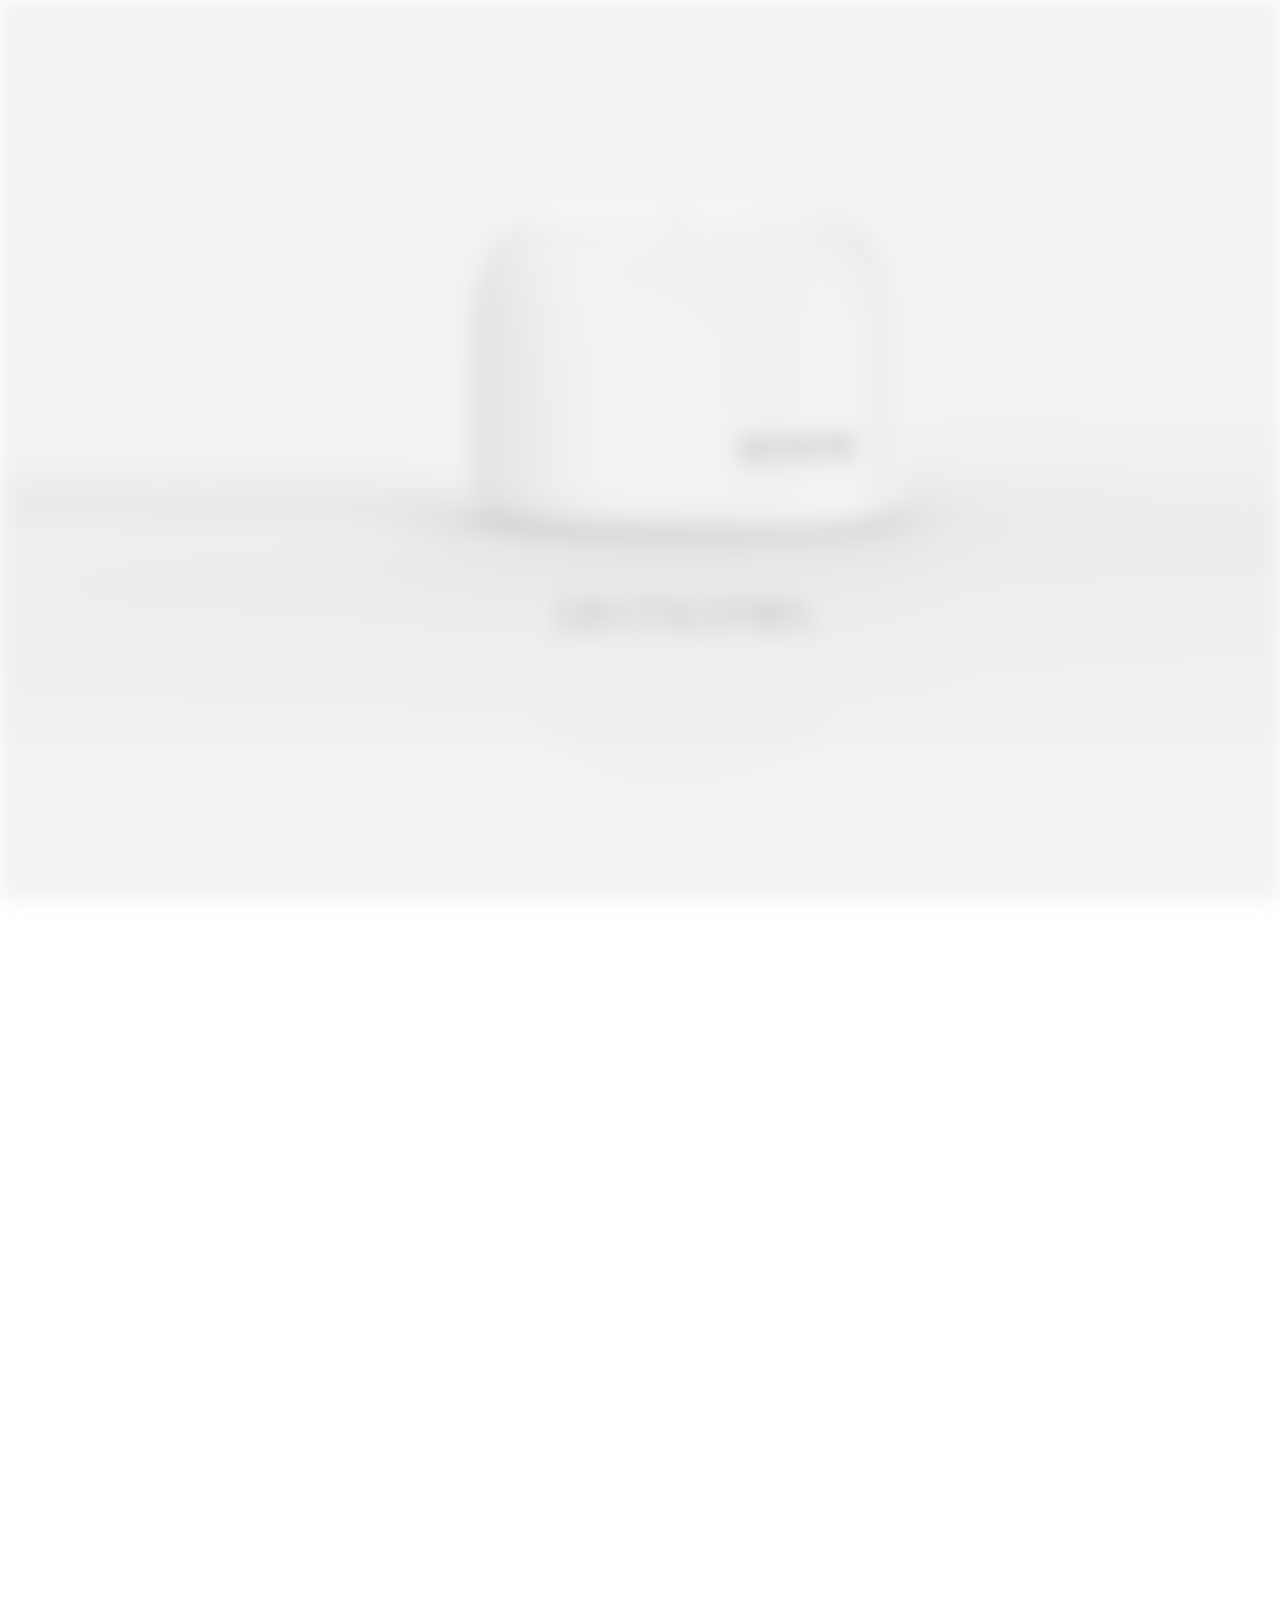
<file: bs.html>
<!doctype html>
<html lang="en">
  <head>
    <meta charset="utf-8">
    <meta name="viewport" content="width=device-width, initial-scale=1, shrink-to-fit=no">
    <title>Iustration</title>
    <link rel="icon" href="img/core-img/favicon.ico">
    <link rel="stylesheet" href="css2/bootstrap.min.css">
    <link rel="stylesheet" href="css2/aos.min.css">
    <link rel="stylesheet" href="css2/hamburgers/hamburgers.min.css">
    <link rel="stylesheet" href="css2/owl.carousel.min.css">
    <link rel="stylesheet" href="fonts/icomoon/style.css">
    <link rel="stylesheet" href="css2/animsition.min.css">
    <link rel="stylesheet" type="text/css" href="https://cdnjs.cloudflare.com/ajax/libs/font-awesome/4.7.0/css/font-awesome.min.css">
    <link rel="stylesheet" href="https://cdnjs.cloudflare.com/ajax/libs/font-awesome/4.7.0/css/font-awesome.min.css">
    <link rel="stylesheet" href="css2/redils.css">
    <link rel="stylesheet" href="css2/style.css">
  </head>
  <body >

  <!--背景展示图-->
  <div class="back-ground">
    <div class="photo bs"></div>
  </div>
  <!--背景展示图-->

  <!--作品展示主体-->
  <div class="js-animsition animsition" data-animsition-in-class="fade-in" data-animsition-out-class="fade-out">


    <!-- start templateux-navbar 顶部导航-->
    <header class="templateux-navbar"  data-aos="fade-down">
      <div class="container-fluid">
        <div class="row">
          <div class="col-sm-6 col-6">
            <div class="site-logo">
              <a href="" class="animsition-link" style="color: lightgray">Industry Design</a>
            </div>
          </div>
          <div class="col-sm-6 col-6 text-right">

            <button class="hamburger hamburger--spin toggle-menu ml-auto js-toggle-menu" type="button">
              <span class="hamburger-box">
                <span class="hamburger-inner"></span>
              </span>
            </button>

            <nav class="templateux-menu js-templateux-menu" role="navigation">
              <ul class="list-unstyled">

                <li class="active"><a href="portfolio.html" class="animsition-link" style="color: lightgray">Back</a></li>

              </ul>
            </nav>
          </div>
        </div>
      </div>
    </header>
    <!-- END templateux-navbar 顶部导航-->

    <!-- start templateux-hero 标题-->
    <section class="templateux-hero"  data-scrollax-parent="true">
      <!-- <div class="cover" data-scrollax="properties: { translateY: '30%' }"><img src="images/hero_2.jpg" /></div> -->
      <div class="container">
        <!--侧栏菜单-->
        <ul class="pageScroll left justify-content-center js-smoothscroll" id="sl-menu">
          <li>
            <a href="#one" class="mt-5 js-smoothscroll">Showcase</a>
          </li>
          <li>
            <a href="#two" class="mt-5 js-smoothscroll">Survey</a>
          </li>
          <li>
            <a href="#three" class="mt-5 js-smoothscroll">Design Process</a>
          </li>
          <li>
            <a href="#four" class="mt-5 js-smoothscroll">Service Design</a>
          </li>
        </ul>
        <!--侧栏菜单-->
        <div class="row align-items-center justify-content-center intro mt-3">
          <div class="col-md-10 title-back white-text" data-aos="fade-up" style="background-color: rgba(217,217,217,0.5) !important; ">
              <h1>Iustration 清净</h1>
              <p class="lead">基于超声波传感器的老年人义齿清洁产品</p>
              <a href="#one" class="col-2 go-down js-smoothscroll " style="margin-top: -5em"></a>
          </div>
        </div>

      </div>
    </section>
    <!-- END templateux-hero 标题-->

    <!--start 作品展示标准单元块-->
    <section class="templateux-portfolio-overlap " id="one">
      <div class="container" data-aos="fade-up">
        <div class="row justify-content-center">
          <div class="col-md-10">
            <div class="row work-detail">
              <div class="col-md-3 ">
                <span class=caption>Role</span>
                <strong>UX Design<BR>UI Design<br>User Research</strong>
              </div>
              <div class="col-md-3">
                <span class=caption>Team</span>
                <strong>Zhangxinwei<br>Liuyu<br>Huangyuanxuan<br>Xiaojinsong</strong>
              </div>
              <div class="col-md-3">
                <span class=caption>Type</span>
                <strong>Product<br>毕业设计<br>服务设计</strong>
              </div>
              <div class="col-md-3">
                <span class=caption>Tool Used</span>
                <strong>Sketch<BR>Principle<br>Rhinoceros</strong>
              </div>
            </div>

            <h1>About the Background</h1>
            <div class="row">
              <div class="col-md-6">
                <p class="mb-5">中国老龄化人口处于明显增多趋势，当今中国60岁以上人口已达1.53亿人，占人口总数的11.6%，并且每年以3.3%的速度增长。同时老年人的口腔健康却一直得不到重视 </p>
              </div>
              <div class="col-md-6">
                <ul>
                  <li>假牙与老年人的接触属于超越一类接触的身体接触</li>
                  <li>附着在假牙上的其他病原菌也有可能向下通过口咽部进入呼吸系统，引起细菌性肺炎；或进入循环系统，在易感人群中形成菌血症的风险</li>
                  <li>88.1%的假牙配戴者不能有效地清洁假牙，其中有76%的假牙配戴者使用牙膏刷洗假牙，这其实是错误的清洁护理方法。</li>
                </ul>
              </div>
            </div>

            <p class="text-center mb-5"><img src="works/5/bsdata.png" alt="Image placeholder" class="img-fluid"></p>

            <div class="row" data-aos="fade-up" >
              <div class="col-md-12 clearfix mb-3">
                <h1>What We Do</h1>
              </div>
              <div class="col-md-6">
                <p>lustration是一款结合传感器技术的智能假牙清洗机。老年人记忆力衰退，常常忘记在睡前摘除假牙进行清洗。当lustration在预定的时间范围内没有检测到假牙放入，它会发出声音和光信号提示老年人。当老人将装满水的内胆放入，将盖子合上后，设备自动开始超声波清洗和紫外线消毒。</p>
              </div>
              <div class="col-md-6">
                <p>清洗和消毒完成后，光信号持续提醒着老年人，防止老人忘记了自己的假牙放在了哪里。当老人将内胆取出，拿出假牙，整个操作完成。清洗和消毒的过程全部依靠光电二极管的信号进行全自动操作，取消了不必要的繁复操作以减轻老人的负担。</p>
              </div>
            </div>

            <!--完美自适应cover-->
            <div class="redils-cont redils-responsive">
              <div class="redils" data-speed="800">
                <div class="slide-cont" style="width: 7020px">
                  <div class="slides">
                    <img src="works/5/8.jpg" alt="838383" width="1170" height="660">
                  </div>
                  <div class="slides">
                    <img src="works/5/bs2.jpg" alt="5c5c5c" width="1170" height="660">
                  </div>
                  <div class="slides">
                    <img src="works/5/13.jpg" alt="ededed" width="1170" height="660">
                  </div>
                </div>
              </div>
              <div class="redils-controls">
                <div class="arrow-area arrow-area-left">
                  <div class="arrow"></div>
                </div>
                <div class="arrow-area arrow-area-right">
                  <div class="arrow"></div>
                </div>
              </div>
              <div class="pagination"></div>
            </div>
            <!--完美自适应cover-->
         </div>
      </div>

    </section>
    <!--end 作品展示标准单元块-->

    <!--start 作品展示标准单元标题-->
    <section class="testimony " id="two">
      <div class="container">
        <div class="row justify-content-center">
          <div class="col-md-10">
            <blockquote class="mb-5">
              <h1>Survey</h1>
            </blockquote>
            <p class="author">&mdash; <span>设计调研</span></p>
          </div>
        </div>
      </div>
    </section>
    <!--end 作品展示标单元标题-->

    <section class="templateux-portfolio-overlap " >
      <div class="container" data-aos="fade-up">
        <div class="row justify-content-center">
          <div class="col-md-10">

            <!--<p class="text-center mb-5"><img src="works/5/bsve.png" alt="Image placeholder" class="img-fluid"></p>-->

            <h1>专家调研</h1>
            <div class="row">
              <div class="col-md-6">
                <p class="mb-5">地点：辽宁省大连市甘井子区红凌路734号庆杰齿科<br>时间：2016.9.13访问对象：庆杰齿科主任医师</p>
              </div>
              <div class="col-md-6">
                <p>在访谈中，齿科主任医师明确向我们指出，在安装义齿的群体中，忽略义齿清洁问题保养问题老年人存在着普遍性，义齿清洁不当会造成严重的口腔问题甚至危害身体健康，二老年人的意识没有达到那么爱护牙齿的程度，因此往往的口腔问题由此而来。</p>
              </div>
            </div>
            <!--<p class="text-center mb-5"><img src="works/5/bsve2.png" alt="Image placeholder" class="img-fluid"></p>-->
            <div class="row mb-5" >
              <div class="col-md-4">
                <h1>Interviews</h1>
                <h2 style="color: #FFA600">实地采访</h2>
                <p>根据活动义齿（假牙），我们通过分析三级因素罗列了22个问题。想深入社区的老人中间了解到他们最直观的口腔卫生状况和日常护理方式，希望能从他们的生活习惯找到一些设计的突破口。</p>
                <ul>
                  <li>2016.9.16 第一次人群访谈：碰壁  拒绝采访 被认为是传销组织</li>
                  <li>2016.9.19 第二次人群访谈重整思路 先深入群体 减少被采访者的防备心理再进行调研 先调查普通住宅了解一般条件或者条件差的义齿佩戴着</li>
                  <li>2016.9.20 第三次人群访谈深入高档住宅群体 对条件较好的义齿佩戴者进行了解</li>
                  <li>2016.9.22 第四次人群访谈随机抽样 希望发现其他问题</li>
                </ul>
              </div>
              <div class="col-md-8">
                <p class="text-center mb-5"><img src="works/5/view.png" alt="Image placeholder" class="img-fluid"></p>
              </div>
            </div>

            <h1>调研总结</h1>
            <div class="row">
              <div class="col-md-6">

                <p class="mb-5">了解了：老人最本能的日常假牙维护习惯<br>获得了：需要佩戴义齿的老人的饮食结构<br>反思不足：设计问题太多太过细碎，老人没法详细回答所有，大部分答案相似。题型太多多选了，没有排他性。
                </p>
              </div>
              <div class="col-md-6">
                <p>想法：通过这次的调查，希望在不改变老人生活习惯和增加冗余的操作的情况下，为老人设计一款能提供自动清洁和消毒功能的假牙容器。</p>
              </div>
            </div>
          </div>
        </div>
      </div>
      <div class="redils-cont redils-centered-overflow">
        <div class="redils">
          <div class="slide-cont" style="width: 5850px">
            <div class="slides">
              <img src="works/5/laoren.png" alt="dddddd" width="1170" height="400">
            </div><div class="slides">
            <img src="works/5/laoren2.png" alt="b5b5b5" width="1170" height="660">
          </div><div class="slides">
            <img src="works/5/laoren3.png" alt="838383" width="1170" height="660">
          </div>
          </div>
        </div>
        <div class="redils-controls">
          <div class="arrow-area arrow-area-left">
            <div class="arrow"></div>
          </div>
          <div class="arrow-area arrow-area-right">
            <div class="arrow"></div>
          </div>
        </div>
        <div class="pagination"><span class="pagination-current"></span> of <span class="pagination-total"></span></div>
      </div>
    </section>

    <!--start 作品展示标准单元标题-->
    <section class="testimony" id="three">
      <div class="container">
        <div class="row justify-content-center">
          <div class="col-md-10">
            <blockquote class="mb-5">
              <h1>Design Process</h1>
            </blockquote>
            <p class="author">制作样机进行实验 探索产品功能的可行性，
              <span>发现问题 解决问题</span></p>
          </div>
        </div>
      </div>
    </section>
    <!--end 作品展示标单元标题-->

    <section class="templateux-portfolio-overlap " >
      <div class="container" data-aos="fade-up">
        <div class="row justify-content-center">
          <div class="col-md-10">
            <p class="text-center mb-5"><img src="works/5/laoren4.png" alt="Image placeholder" class="img-fluid"></p>
            <div class="row" >
              <div class="col-md-4">
                <h1>Disinfection</h1>
                <h2 style="color: #FFA600">消毒方式的选择</h2>
              </div>
              <div class="col-md-8">
                <p>我们研究了许多在消毒方式其中包括物理方法和化学方法，由于义齿自身材质限制，化学方式会对义齿造成伤害，破坏义齿，因此我们在物理方法中选择了两种最合适的消毒方法——蒸汽消毒和紫外线消毒。分别制作了两台样机。考虑到最终产品的安全性以及部分假牙过热会产生变形，我们最终选择了紫外线消毒。</p>
              </div>

            </div>
            <p class="text-center mb-5"><img src="works/5/xiaodu.png" alt="Image placeholder" class="img-fluid"></p>
            <div style="height:10vh"></div>
            <div class="row " >
              <div class="col-md-4">
                <h1>Cleaning Method</h1>
                <h2 style="color: #FFA600">清洁方式</h2>
              </div>
              <div class="col-md-8">
                <p>我们分别制作了三台样机分别测试三种不同的清洗假牙方式的效果，三种方式分别为：“喷水式清洁”、“漩涡水流清洁”、以及“超声波清洁”。考虑到在之前的调研中，带了假牙老年人饮食主要以不容易塞牙的碳水为主，联系了义齿上食物残渣的种类。我们将假牙包裹相同稠度的淀粉浆糊，分别在三种方式方式的等时长清洁后用碘溶液检测清洁深度。最终我们选择了结构稳定，效果明显的超声波清洁。</p>
              </div>
            </div>
            <div class="row">
              <div class="col-md-12" data-aos="fade-up">
                <div class="owl-carousel dots-overlap wide-slider">
                  <div class="item"><img src="works/5/qingjie.png" alt="Free Template" class="img-fluid"></div>
                  <div class="item"><img src="works/5/chaoyin.png" alt="Free Template" class="img-fluid"></div>
                </div>
              </div>
            </div>
            <div style="height:10vh"></div>
            <div class="row " >
              <div class="col-md-4">
                <h1>Prototype</h1>
                <h2 style="color: #FFA600">原型</h2>
              </div>
              <div class="col-md-8">
                <p></p>

              </div>
            </div>
            <p class="text-center mb-5"><img src="works/5/shape.png" alt="Image placeholder" class="img-fluid"></p>
            <p class="text-center mb-5"><img src="works/5/sensor.jpg" alt="Image placeholder" class="img-fluid"></p>
            <p class="text-center mb-5"><img src="works/5/bs3.jpg" alt="Image placeholder" class="img-fluid"></p>

          </div>
        </div>
      </div>
    </section>

    <section class="testimony" id="four">
      <div class="container">
        <div class="row justify-content-center">
          <div class="col-md-10">
            <blockquote class="mb-5">
              <h1>Service Design</h1>
            </blockquote>
            <p class="author">&mdash; <span>服务设计</span></p>
          </div>
        </div>
      </div>
    </section>

    <section class="templateux-portfolio-overlap " >
      <div class="container" data-aos="fade-up">
        <div class="row justify-content-center">
          <div class="col-md-10">
            <p class="text-center mb-5" data-aos="fade-up"><img src="works/5/6.jpg" alt="Image placeholder" class="img-fluid"></p>
            <div class="row mb-5" >
              <div class="col-md-4">
                <h1>Future Work</h1>
                <h2 style="color: #FFA600">服务系统设想</h2>
                <p>我们的设想中，设备的无线模块将会将老人的口腔问题数据上传至社区的医疗中心。子女也可以下载我们的APP来留意家人的口腔卫生状态。</p>
              </div>
              <div class="col-md-8">
                <p class="text-center mb-5" data-aos="fade-up"><img src="works/5/fuwu.png" alt="Image placeholder" class="img-fluid"></p>
              </div>
            </div>
            <!--<p class="text-center mb-5" data-aos="fade-up"><img src="works/5/app.png" alt="Image placeholder" class="img-fluid"></p>-->
          </div>
        </div>
    </section>


    <footer class="templateux-footer" >
      <div class="container-fluid">
        <div class="row">
          <div class="col-md-6 text-md-left text-center">
            <p>
            <!-- Link back to Colorlib can't be removed. Template is licensed under CC BY 3.0. -->
            Copyright &copy;<script>document.write(new Date().getFullYear());</script> All rights reserved | This project is made <i class="fa fa-heart" aria-hidden="true"></i> by Liuyu <a href="https://colorlib.com" target="_blank" class="text-primary"></a>
            <!-- Link back to Colorlib can't be removed. Template is licensed under CC BY 3.0. -->
          </p>
          </div>
          <div class="col-md-6 text-md-right text-center footer-social">
            <a href="#" class="p-3"><span class="icon-facebook2"></span></a>
            <a href="#" class="p-3"><span class="icon-twitter2"></span></a>
            <a href="#" class="p-3"><span class="icon-dribbble2"></span></a>
            <a href="#" class="p-3"><span class="icon-instagram"></span></a>
          </div>
        </div>
      </div>
    </footer>


  </div>
  <!--作品展示主体-->

  
  <script src="js2/scripts-all.js"></script>
  <script src="js2/main.js"></script>
  <script type="text/javascript" src="js2/redils.js"></script>
  <script type="text/javascript" src="js2/jquery.min.js"></script>
  <script src="js2/3d-phone.js"></script>
  </body>
</html>
</file>
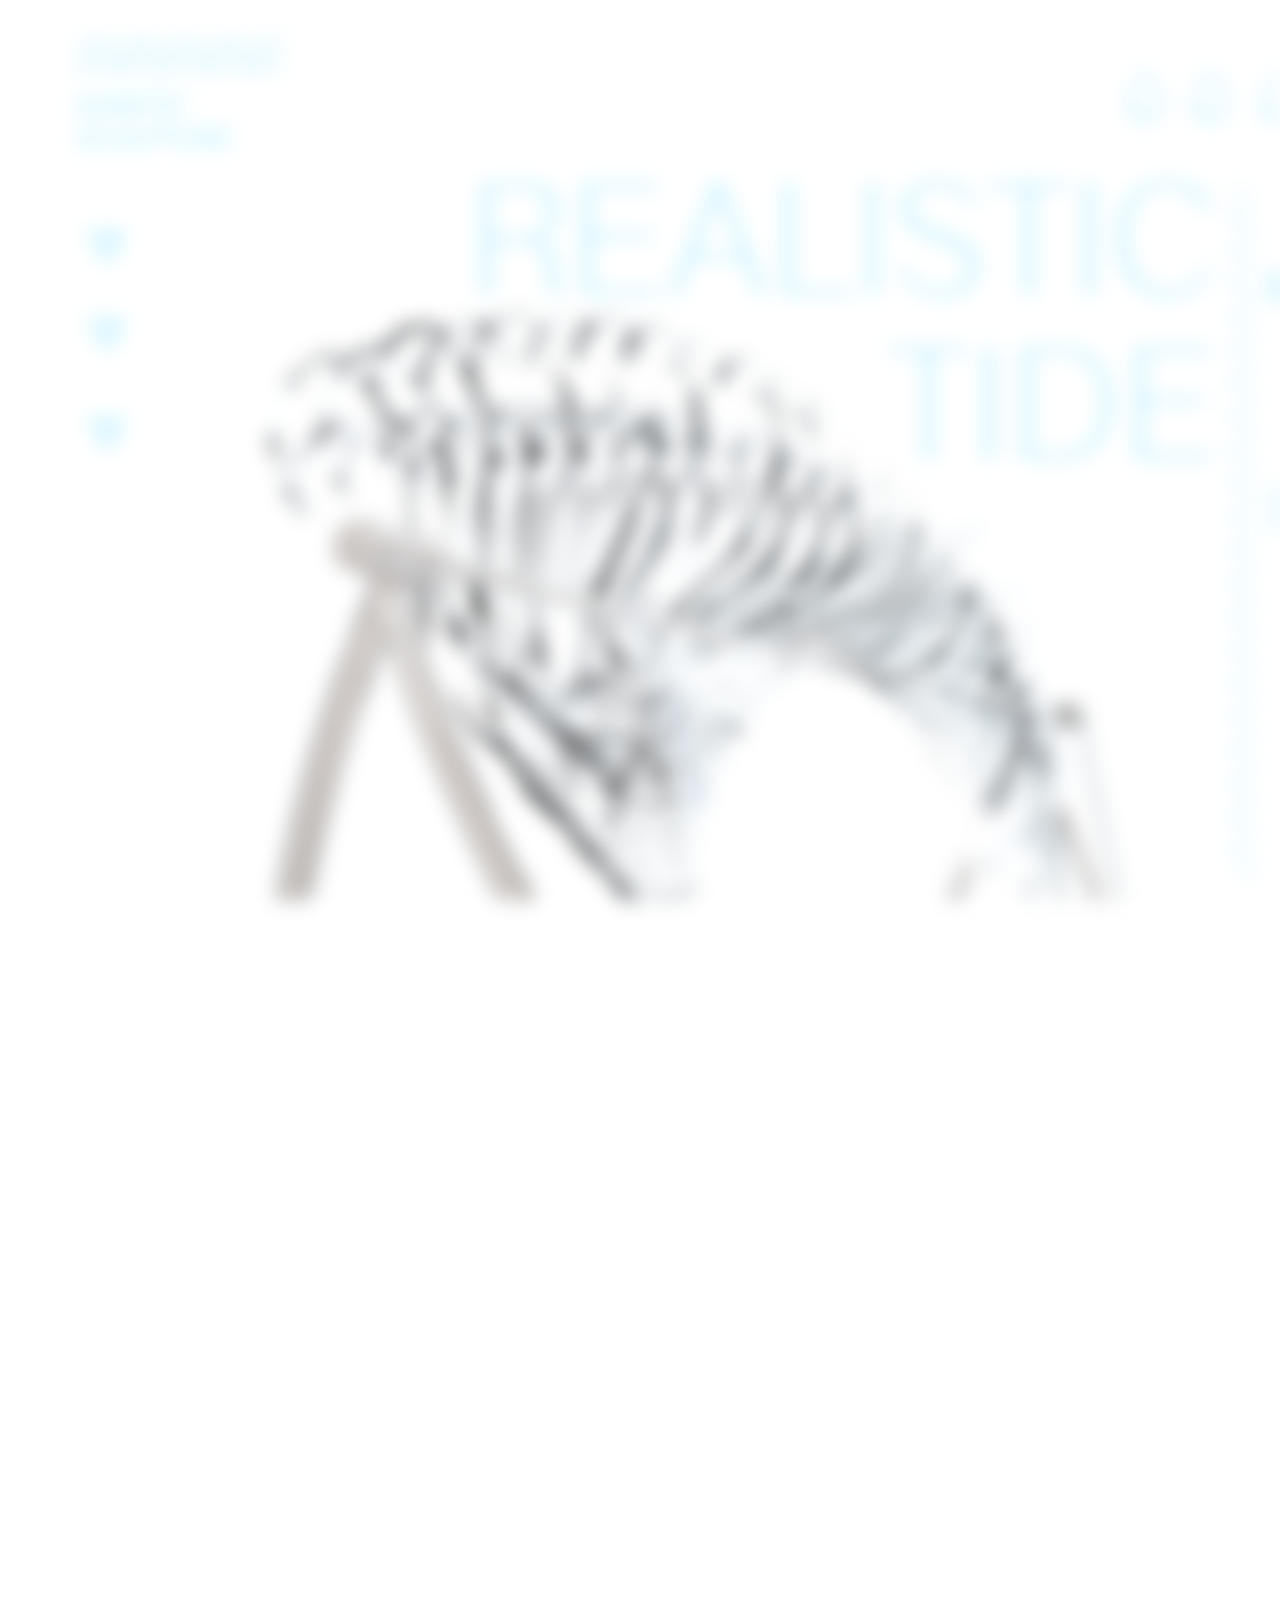
<file: ds.html>
<!doctype html>
<html lang="en">
  <head>
    <meta charset="utf-8">
    <meta name="viewport" content="width=device-width, initial-scale=1, shrink-to-fit=no">
    <title>Dynamic Structure</title>
    <link rel="icon" href="img/core-img/favicon.ico">
    <link rel="stylesheet" href="css2/bootstrap.min.css">
    <link rel="stylesheet" href="css2/aos.min.css">
    <link rel="stylesheet" href="css2/hamburgers/hamburgers.min.css">
    <link rel="stylesheet" href="css2/owl.carousel.min.css">
    <link rel="stylesheet" href="fonts/icomoon/style.css">
    <link rel="stylesheet" href="css2/animsition.min.css">
    <link rel="stylesheet" type="text/css" href="https://cdnjs.cloudflare.com/ajax/libs/font-awesome/4.7.0/css/font-awesome.min.css">
    <link rel="stylesheet" href="https://cdnjs.cloudflare.com/ajax/libs/font-awesome/4.7.0/css/font-awesome.min.css">
    <link rel="stylesheet" href="css2/redils.css">
    <link rel="stylesheet" href="css2/style.css">
  </head>
  <body >

  <!--背景展示图-->
  <div class="back-ground">
    <div class="photo ds"></div>
  </div>
  <!--背景展示图-->

  <!--作品展示主体-->
  <div class="js-animsition animsition" data-animsition-in-class="fade-in" data-animsition-out-class="fade-out">


    <!-- start templateux-navbar 顶部导航-->
    <header class="templateux-navbar"  data-aos="fade-down">
      <div class="container-fluid">
        <div class="row">
          <div class="col-sm-3 col-3"><div class="site-logo"><a href="" class="animsition-link" style="color: cornflowerblue">UX&UI</a></div></div>
          <div class="col-sm-9 col-9 text-right">

            <button class="hamburger hamburger--spin toggle-menu ml-auto js-toggle-menu" type="button">
              <span class="hamburger-box">
                <span class="hamburger-inner"></span>
              </span>
            </button>

            <nav class="templateux-menu js-templateux-menu" role="navigation">
              <ul class="list-unstyled">

                <li class="active"><a href="portfolio.html" class="animsition-link" style="color: cornflowerblue">Work</a></li>

              </ul>
            </nav>
          </div>
        </div>
      </div>
    </header>
    <!-- END templateux-navbar 顶部导航-->

    <!-- start templateux-hero 标题-->
    <section class="templateux-hero"  data-scrollax-parent="true">
      <!-- <div class="cover" data-scrollax="properties: { translateY: '30%' }"><img src="images/hero_2.jpg" /></div> -->
      <div class="container">
        <!--侧栏菜单-->
        <ul class="pageScroll left justify-content-center js-smoothscroll" id="sl-menu">
          <li>
            <a href="#one" class="mt-5 js-smoothscroll">Showcase</a>
          </li>
          <li>
            <a href="#two" class="mt-5 js-smoothscroll">The Initial Idea</a>
          </li>
          <li>
            <a href="#three" class="mt-5 js-smoothscroll">Design Process</a>
          </li>
          <li>
            <a href="#four" class="mt-5 js-smoothscroll">User Testing</a>
          </li>
          <li>
            <a href="#five" class="mt-5 js-smoothscroll">New Breaking Works</a>
          </li>

        </ul>
        <!--侧栏菜单-->
        <div class="row align-items-center justify-content-center intro mt-3">
          <div class="col-md-10 title-back white-text" data-aos="fade-up" style="background-color: cornflowerblue !important;">
              <h1>Dynamic Structure</h1>
              <p class="lead">一种动态雕塑的原型设计工具</p>
              <a href="#one" class="col-2 go-down js-smoothscroll " style="margin-top: -5em"></a>
          </div>
        </div>

      </div>
    </section>
    <!-- END templateux-hero 标题-->

    <!--start 作品展示标准单元块-->
    <section class="templateux-portfolio-overlap " id="one">
      <div class="container" data-aos="fade-up">
        <div class="row justify-content-center">
          <div class="col-md-10">
            <div class="row work-detail">
              <div class="col-md-3 ">
                <span class=caption>Role</span>
                <strong>UX Design<BR>User Research<br>Front-end Development</strong>
              </div>
              <div class="col-md-3">
                <span class=caption>Team</span>
                <strong>Zhangxinwei<br>Liuyu<br>Huangyuanxuan<br>Xiaojinsong</strong>
              </div>
              <div class="col-md-3">
                <span class=caption>Type</span>
                <strong>CAD<br>Rapid prototype design<br>Web</strong>
              </div>
              <div class="col-md-3">
                <span class=caption>Tool Used</span>
                <strong>Sketch<BR>VS Code<br>Rhinoceros</strong>
              </div>
            </div>

            <h1>About the Background</h1>
            <div class="row">
              <div class="col-md-6">
                <p class="mb-5">With the diversification of designs in sculpture, the manifestation gradually lay more emphases on the four-dimensional (4D) space, which refers to time. Numerous works of this type have been created by artists since the early 20th century.</p>
              </div>

              <div class="col-md-6">
                <p>Designed by Anthony Howe, the flame brazier in the 2016 Rio Summer Olympics was one of them. Featuring its advantages on expressivity of products and diversity of functions, the dynamic design is becoming a new trend of designing.</p>
              </div>
            </div>

            <p class="text-center mb-5"><img src="works/4/ds2.jpg" alt="Image placeholder" class="img-fluid"></p>

            <div class="row mb-5" >
              <div class="col-md-4">
                <h1>The Problem</h1>
                <h2 style="color: #273782">设计师面临的问题</h2>
              </div>
              <div class="col-md-8">
                <p>Many 3D artists prefer using Cinema 4D (a 3D modeling, animation, motion graphics, and rendering application developed by MAXON) to create prototypes when designing dynamic artwork. Use of such a program creates a problem:</p>
                <ul>
                  <li>Procedural modeling tools such as C4D are demanding in terms of skill and time required due to the complexity of the operation</li>
                  <li>The programs are difficult to learn</li>
                  <li>The threshold of prototyping limits designers’ creativity.</li>
                </ul>
              </div>

            </div>

            <div class="row" data-aos="fade-up" >
              <div class="col-md-12 clearfix mb-3">
                <h1>What we do</h1>
              </div>
              <div class="col-md-6">
                <p>We showcase a method of solving the above problem: we introduce a prototyping tool for kinetic sculpture design. By editing the sketches in the user interface, the designer can generate lo-fi simple 3D models and animation without difficulty. </p>
              </div>
              <div class="col-md-6">
                <p>We present users’ feedback to verify the usability of our system. The program presents a more efficient package for both experts and novices who wish to instantiate ideas quickly and without hassle. Our work should help to acquaint artists from different backgrounds with this art form.</p>
              </div>
            </div>

            <p class="text-center mb-5"><img src="works/4/ds3.png" alt="Image placeholder" class="img-fluid"></p>


         </div>
      </div>

    </section>
    <!--end 作品展示标准单元块-->

    <!--start 作品展示标准单元标题-->
    <section class="testimony " id="two">
      <div class="container">
        <div class="row justify-content-center">
          <div class="col-md-10">
            <blockquote class="mb-5">
              <h1>The initial idea</h1>
            </blockquote>
            <p class="author">&mdash; <span>最初的想法</span></p>
          </div>
        </div>
      </div>
    </section>
    <!--end 作品展示标单元标题-->

    <section class="templateux-portfolio-overlap " >
      <div class="container" data-aos="fade-up">
        <div class="row justify-content-center">
          <div class="col-md-10">

            <h1>Toolkit for inexperienced designers</h1>
            <div class="row">
              <div class="col-md-6">

                <p class="mb-5">Computers can easily repeat basic elements to achieve demonstrate complex aesthetics.However, those tools needed codes and math is not suitable for designers who unfamiliar with digital design.</p>
              </div>
              <div class="col-md-6">
                <p>We aimed to lower the threshold of dynamic multi-unit modeling prototype design and encourages designers from different backgrounds to engage in kinetic sculpture.</p>
              </div>
            </div>
            <!--<p class="text-center mb-5"><img src="" alt="Image placeholder" class="img-fluid"></p>-->

          </div>


          </div>
        </div>
    </section>

    <!--start 作品展示标准单元标题-->
    <section class="testimony" id="three">
      <div class="container">
        <div class="row justify-content-center">
          <div class="col-md-10">
            <blockquote class="mb-5">
              <h1>Design Process</h1>
            </blockquote>
            <p class="author">&mdash; <span></span></p>
          </div>
        </div>
      </div>
    </section>
    <!--end 作品展示标单元标题-->

    <section class="templateux-portfolio-overlap " >
      <div class="container" data-aos="fade-up">
        <div class="row justify-content-center">
          <div class="col-md-10">
            <div class="row" >
              <div class="col-md-4">
                <h1>Research Through Design</h1>
                <h2 style="color: #FFA600">通过设计进行研究</h2>
              </div>
              <div class="col-md-8">
                <p>We researched many aspects of dynamic artists’ work, including watching videos of kinetic sculpture, interviewing the artists, and creating prototypes ourselves in order to extract a simple prototype design method.We found modeling and simulation takes a lot of time during this process.A simple drawing can easily lead to a kinetic structure,there are three basic elements that feature in kinetic sculpture: <a style="font-style: oblique; color: #192a56">axis , contour , and unit.</a></p>
              </div>

            </div>
            <p class="text-center mb-5"><img src="works/4/ds5.png" alt="Image placeholder" class="img-fluid"></p>
            <div style="height:10vh"></div>
            <!--<div class="row " >-->
              <!--<div class="col-md-4">-->
                <!--<h1>Brainstorm Graphic Organizers</h1>-->
                <!--<h2 style="color: #FFA600">头脑风暴头像组织</h2>-->
              <!--</div>-->
              <!--<div class="col-md-8">-->
                <!--<p>A simple drawing can easily lead to a kinetic structure. There are three basic elements that feature in kinetic sculpture: axis , contour , and unit.I usually start the design process with low fidelity wireframes. This is the way I iterate through many design options quickly.</p>-->
                <!--<ul>-->
                  <!--<li>What was the main purpose of your sketches? (presenting, testing, brainstorming?)</li>-->
                  <!--<li>How many different versions were made?</li>-->
                  <!--<li>Which version did you choose to go on with and why?</li>-->
                <!--</ul>-->
              <!--</div>-->

            <!--</div>-->
            <!--<p class="text-center mb-5"><img src="works/4/ds6.jpg" alt="Image placeholder" class="img-fluid"></p>-->
            <div style="height:10vh"></div>
            <div class="row " >
              <div class="col-md-4">
                <h1>Sketches</h1>
                <h2 style="color: #FFA600">草图</h2>
                <p>I usually start the design process with low fidelity wireframes. This is the way I iterate through many design options quickly.</p>
              </div>
              <div class="col-md-8">
                <p class="text-center mb-5"><img src="works/4/sketch.jpg" alt="Image placeholder" class="img-fluid"></p>
              </div>
            </div>
            <div style="height:10vh"></div>
            <div class="row " >
              <div class="col-md-4">
                <h1>Prototype</h1>
                <h2 style="color: #FFA600">原型</h2>
              </div>
              <div class="col-md-8">
                <p>Luckily one of our developers help us build a usable prototype where he implemented a web tool to create simple models based on sketches and model library.<a href="https://hermanncain.github.io/kinetic_sculptor/">You can experience the demo here </a></p>

              </div>
            </div>
            <p class="text-center mb-5"><img src="works/4/ds7.png" alt="Image placeholder" class="img-fluid"></p>

          </div>
        </div>
      </div>
    </section>

    <section class="testimony" id="four">
      <div class="container">
        <div class="row justify-content-center">
          <div class="col-md-10">
            <blockquote class="mb-5">
              <h1>User Testing Sessions</h1>
            </blockquote>
            <p class="author">&mdash; <span>用户研究</span></p>
          </div>
        </div>
      </div>
    </section>

    <section class="templateux-portfolio-overlap " >
      <div class="container" data-aos="fade-up">
        <div class="row justify-content-center">
          <div class="col-md-10">
            <div class="row mb-5" >
              <div class="col-md-4">
                <h1>Evaluative Research</h1>
                <h2 style="color: #FFA600">评估性研究</h2>
                <p>We conducted an onsite usability test using our demo .The session captured each participant’s navigational choices, task completion rates, comments, overall satisfaction ratings, questions and feedback. </p>
              </div>
              <div class="col-md-8">
                <p class="text-center mb-5" data-aos="fade-up"><img src="works/4/d9.jpg" alt="Image placeholder" class="img-fluid"></p>
              </div>
            </div>
          </div>
        </div>
    </section>

    <section class="testimony" id="four">
      <div class="container">
        <div class="row justify-content-center">
          <div class="col-md-10">
            <blockquote class="mb-5">
              <h1>Late Breaking Works</h1>
            </blockquote>
            <p class="author">&mdash; <span>最新的成果</span></p>
          </div>
        </div>
      </div>
    </section>

    <section class="templateux-portfolio-overlap " >
      <div class="container" data-aos="fade-up">
        <div class="row justify-content-center">
          <div class="col-md-10">
            <h1>未完待续</h1>
          </div>
      </div>
    </section>


    <footer class="templateux-footer" >
      <div class="container-fluid">
        <div class="row">
          <div class="col-md-6 text-md-left text-center">
            <p>
            <!-- Link back to Colorlib can't be removed. Template is licensed under CC BY 3.0. -->
            Copyright &copy;<script>document.write(new Date().getFullYear());</script> All rights reserved | This project is made <i class="fa fa-heart" aria-hidden="true"></i> by Liuyu <a href="https://colorlib.com" target="_blank" class="text-primary"></a>
            <!-- Link back to Colorlib can't be removed. Template is licensed under CC BY 3.0. -->
          </p>
          </div>
          <div class="col-md-6 text-md-right text-center footer-social">
            <a href="#" class="p-3"><span class="icon-facebook2"></span></a>
            <a href="#" class="p-3"><span class="icon-twitter2"></span></a>
            <a href="#" class="p-3"><span class="icon-dribbble2"></span></a>
            <a href="#" class="p-3"><span class="icon-instagram"></span></a>
          </div>
        </div>
      </div>
    </footer>


  </div>
  <!--作品展示主体-->

  
  <script src="js2/scripts-all.js"></script>
  <script src="js2/main.js"></script>
  <script type="text/javascript" src="js2/redils.js"></script>
  <script type="text/javascript" src="js2/jquery.min.js"></script>
  <script src="js2/3d-phone.js"></script>
  </body>
</html>
</file>
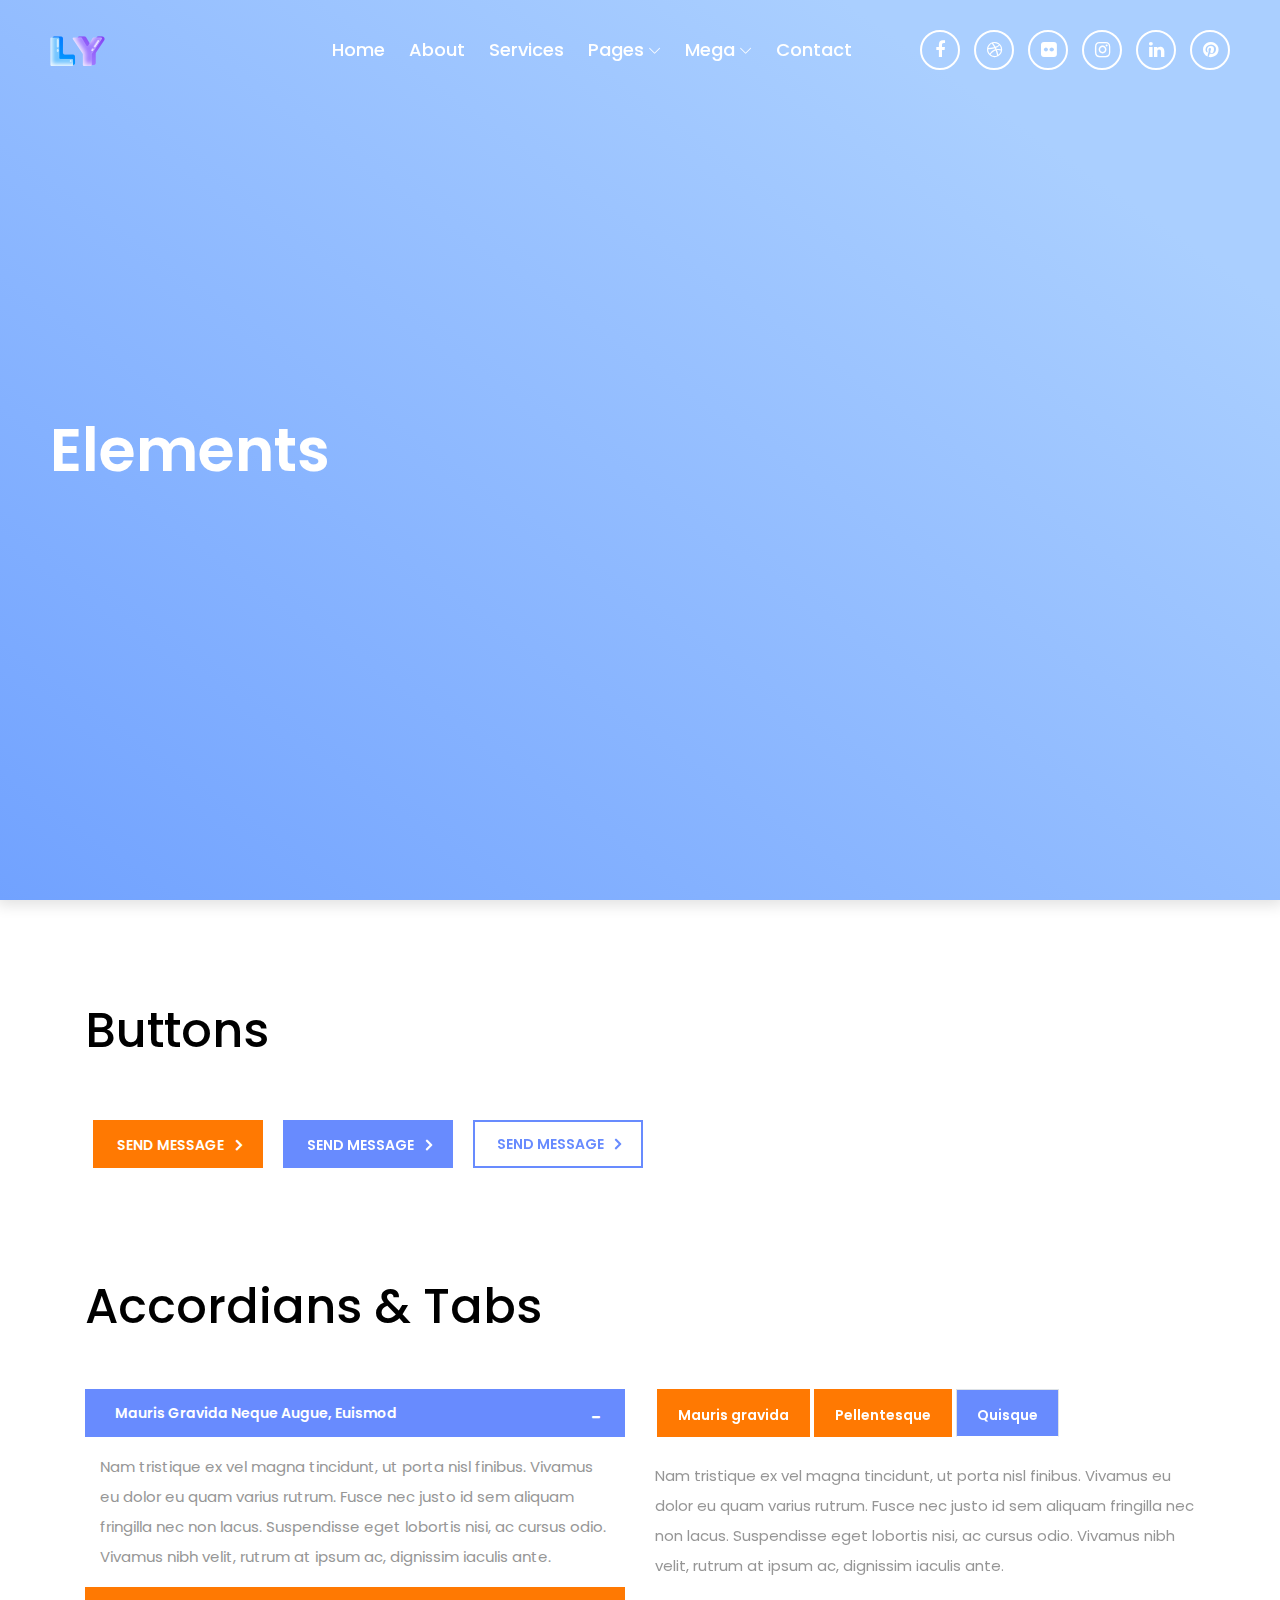
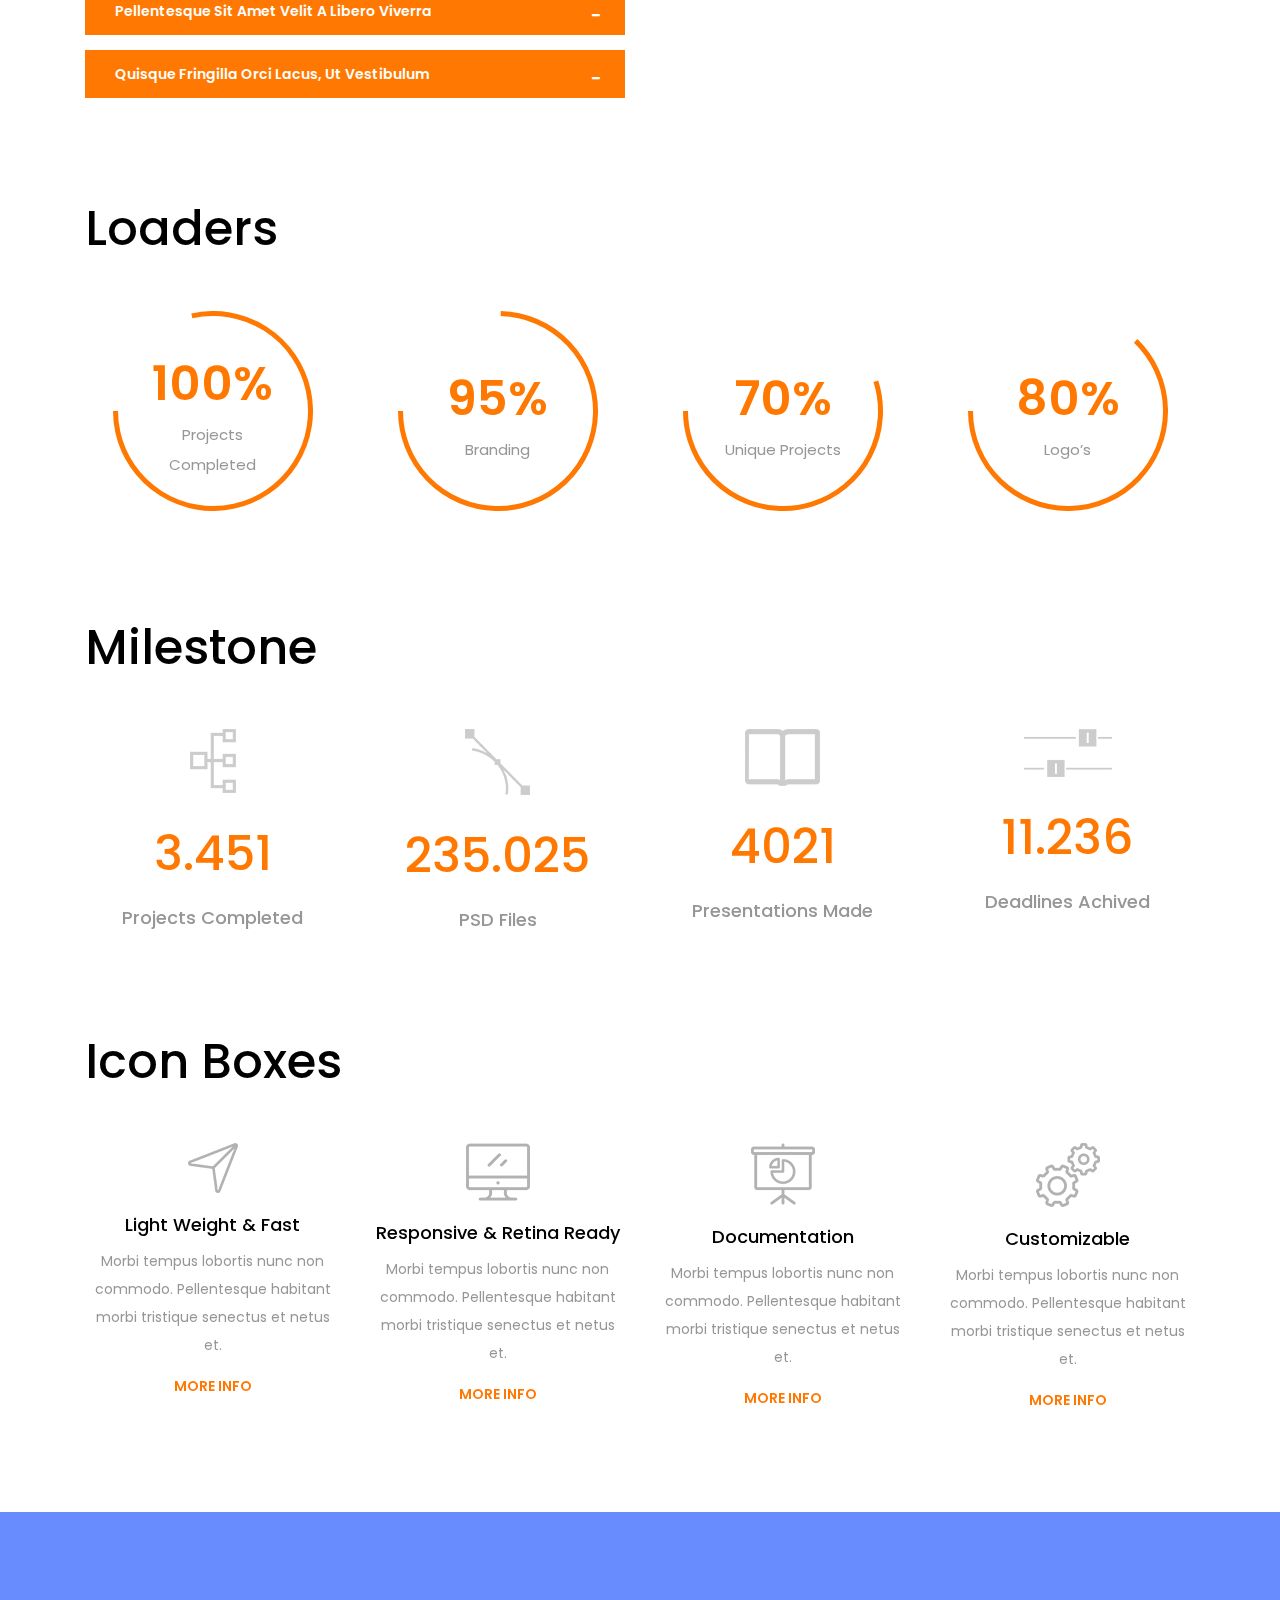
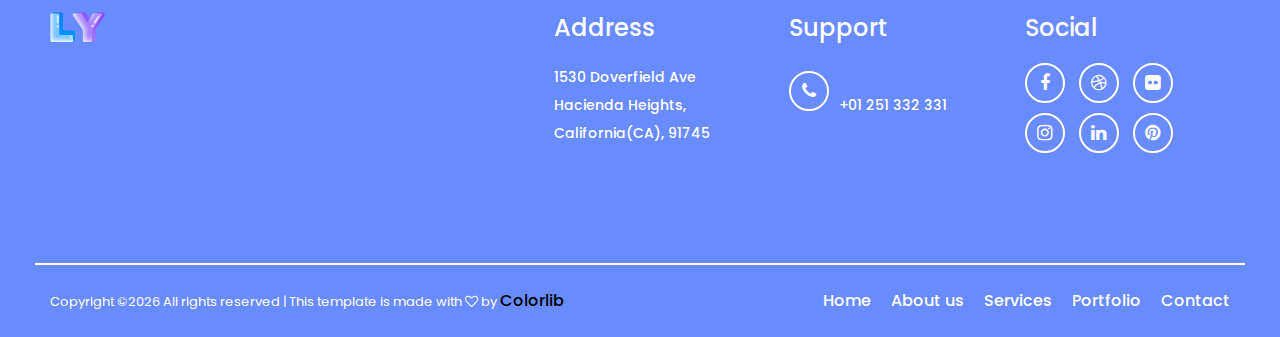
<file: elements.html>
<!DOCTYPE html>
<html lang="en">

<head>
    <meta charset="UTF-8">
    <meta name="description" content="">
    <meta http-equiv="X-UA-Compatible" content="IE=edge">
    <meta name="viewport" content="width=device-width, initial-scale=1, shrink-to-fit=no">
    <!-- The above 4 meta tags *must* come first in the head; any other head content must come *after* these tags -->

    <!-- Title -->
    <title>Pixel - Digital Agency HTML Template</title>

    <!-- Favicon -->
    <link rel="icon" href="img/core-img/favicon.ico">

    <!-- Stylesheet -->
    <link rel="stylesheet" href="style.css">

</head>

<body>
    <!-- Preloader -->
    <div class="preloader d-flex align-items-center justify-content-center">
        <div class="lds-ellipsis">
            <div></div>
            <div></div>
            <div></div>
            <div></div>
        </div>
    </div>

    <!-- ##### Header Area Start ##### -->
    <header class="header-area">
        <!-- Navbar Area -->
        <div class="pixel-main-menu" id="sticker">
            <div class="classy-nav-container breakpoint-off">
                <div class="container-fluid">
                    <!-- Menu -->
                    <nav class="classy-navbar justify-content-between" id="pixelNav">

                        <!-- Nav brand -->
                        <a href="index.html" class="nav-brand"><img src="img/core-img/logo.png" alt=""></a>

                        <!-- Navbar Toggler -->
                        <div class="classy-navbar-toggler">
                            <span class="navbarToggler"><span></span><span></span><span></span></span>
                        </div>

                        <!-- Menu -->
                        <div class="classy-menu">

                            <!-- Close Button -->
                            <div class="classycloseIcon">
                                <div class="cross-wrap"><span class="top"></span><span class="bottom"></span></div>
                            </div>

                            <!-- Nav Start -->
                            <div class="classynav">
                                <ul>
                                    <li><a href="index.html">Home</a></li>
                                    <li><a href="about.html">About</a></li>
                                    <li><a href="services.html">Services</a></li>
                                    <li><a href="portfolio.html">Pages</a>
                                        <ul class="dropdown">
                                            <li><a href="index.html">Home</a></li>
                                            <li><a href="about.html">About Us</a></li>
                                            <li><a href="services.html">Services</a>
                                                <ul class="dropdown">
                                                    <li><a href="index.html">Home</a></li>
                                                    <li><a href="about.html">About Us</a></li>
                                                    <li><a href="services.html">Services</a></li>
                                                    <li><a href="portfolio.html">Portfolio</a>
                                                        <ul class="dropdown">
                                                            <li><a href="index.html">Home</a></li>
                                                            <li><a href="about.html">About Us</a></li>
                                                            <li><a href="services.html">Services</a></li>
                                                            <li><a href="portfolio.html">Portfolio</a></li>
                                                            <li><a href="contact.html">Contact</a></li>
                                                            <li><a href="elements.html">Elements</a></li>
                                                        </ul>
                                                    </li>
                                                    <li><a href="contact.html">Contact</a></li>
                                                    <li><a href="elements.html">Elements</a></li>
                                                </ul>
                                            </li>
                                            <li><a href="portfolio.html">Portfolio</a></li>
                                            <li><a href="contact.html">Contact</a></li>
                                            <li><a href="elements.html">Elements</a></li>
                                        </ul>
                                    </li>
                                    <li><a href="#">Mega</a>
                                        <div class="megamenu">
                                            <ul class="single-mega cn-col-4">
                                                <li><a href="index.html">Home</a></li>
                                                <li><a href="about.html">About Us</a></li>
                                                <li><a href="services.html">Services</a></li>
                                                <li><a href="portfolio.html">Portfolio</a></li>
                                                <li><a href="contact.html">Contact</a></li>
                                                <li><a href="elements.html">Elements</a></li>
                                            </ul>
                                            <ul class="single-mega cn-col-4">
                                                <li><a href="index.html">Home</a></li>
                                                <li><a href="about.html">About Us</a></li>
                                                <li><a href="services.html">Services</a></li>
                                                <li><a href="portfolio.html">Portfolio</a></li>
                                                <li><a href="contact.html">Contact</a></li>
                                                <li><a href="elements.html">Elements</a></li>
                                            </ul>
                                            <ul class="single-mega cn-col-4">
                                                <li><a href="index.html">Home</a></li>
                                                <li><a href="about.html">About Us</a></li>
                                                <li><a href="services.html">Services</a></li>
                                                <li><a href="portfolio.html">Portfolio</a></li>
                                                <li><a href="contact.html">Contact</a></li>
                                                <li><a href="elements.html">Elements</a></li>
                                            </ul>
                                            <ul class="single-mega cn-col-4">
                                                <li><a href="index.html">Home</a></li>
                                                <li><a href="about.html">About Us</a></li>
                                                <li><a href="services.html">Services</a></li>
                                                <li><a href="portfolio.html">Portfolio</a></li>
                                                <li><a href="contact.html">Contact</a></li>
                                                <li><a href="elements.html">Elements</a></li>
                                            </ul>
                                        </div>
                                    </li>
                                    <li><a href="contact.html">Contact</a></li>
                                </ul>

                                <!-- Top Social Info -->
                                <div class="top-social-info ml-5">
                                    <a href="#"><i class="fa fa-facebook"></i></a>
                                    <a href="#"><i class="fa fa-dribbble"></i></a>
                                    <a href="#"><i class="fa fa-flickr"></i></a>
                                    <a href="#"><i class="fa fa-instagram"></i></a>
                                    <a href="#"><i class="fa fa-linkedin"></i></a>
                                    <a href="#"><i class="fa fa-pinterest"></i></a>
                                </div>
                            </div>
                            <!-- Nav End -->
                        </div>
                    </nav>
                </div>
            </div>
        </div>
    </header>
    <!-- ##### Header Area End ##### -->

    <!-- ##### Breadcrumb Area Start ##### -->
    <section class="breadcrumb-area bg-img bg-overlay jarallax" style="background-image: url(img/bg-img/8.jpg);">
        <div class="container-fluid h-100">
            <div class="row h-100 align-items-center">
                <div class="col-12">
                    <div class="breadcrumb-content">
                        <h2>Elements</h2>
                    </div>
                </div>
            </div>
        </div>
    </section>
    <!-- ##### Breadcrumb Area End ##### -->

    <!-- ##### Elements Area Start ##### -->
    <section class="elements-area section-padding-100-0">
        <div class="container">
            <div class="row">

                <!-- ========== Buttons ========== -->
                <div class="col-12">
                    <div class="elements-title mb-50">
                        <h2>Buttons</h2>
                    </div>
                    <!-- Buttons -->
                    <div class="pixel-buttons-area mb-100">
                        <a href="#" class="btn pixel-btn m-2">Send Message</a>
                        <a href="#" class="btn pixel-btn btn-2 m-2">Send Message</a>
                        <a href="#" class="btn pixel-btn btn-3 m-2">Send Message</a>
                    </div>
                </div>

                <!-- ========== Progress Bars & Accordions ========== -->
                <div class="col-12">
                    <div class="elements-title mb-50">
                        <h2>Accordians &amp; Tabs</h2>
                    </div>
                </div>

                <!-- ##### Accordians ##### -->
                <div class="col-12 col-lg-6">
                    <div class="accordions mb-100" id="accordion" role="tablist" aria-multiselectable="true">
                        <!-- single accordian area -->
                        <div class="panel single-accordion">
                            <h6><a role="button" class="" aria-expanded="true" aria-controls="collapseOne" data-toggle="collapse" data-parent="#accordion" href="#collapseOne">Mauris gravida neque augue, euismod
                                    <span class="accor-open"><i class="fa fa-plus" aria-hidden="true"></i></span>
                                    <span class="accor-close"><i class="fa fa-minus" aria-hidden="true"></i></span>
                                    </a></h6>
                            <div id="collapseOne" class="accordion-content collapse show">
                                <p>Nam tristique ex vel magna tincidunt, ut porta nisl finibus. Vivamus eu dolor eu quam varius rutrum. Fusce nec justo id sem aliquam fringilla nec non lacus. Suspendisse eget lobortis nisi, ac cursus odio. Vivamus nibh velit, rutrum at ipsum ac, dignissim iaculis ante.</p>
                            </div>
                        </div>
                        <!-- single accordian area -->
                        <div class="panel single-accordion">
                            <h6>
                                <a role="button" class="collapsed" aria-expanded="true" aria-controls="collapseTwo" data-parent="#accordion" data-toggle="collapse" href="#collapseTwo">Pellentesque sit amet velit a libero viverra
                                        <span class="accor-open"><i class="fa fa-plus" aria-hidden="true"></i></span>
                                        <span class="accor-close"><i class="fa fa-minus" aria-hidden="true"></i></span>
                                        </a>
                            </h6>
                            <div id="collapseTwo" class="accordion-content collapse">
                                <p>Nam tristique ex vel magna tincidunt, ut porta nisl finibus. Vivamus eu dolor eu quam varius rutrum. Fusce nec justo id sem aliquam fringilla nec non lacus. Suspendisse eget lobortis nisi, ac cursus odio. Vivamus nibh velit, rutrum at ipsum ac, dignissim iaculis ante.</p>
                            </div>
                        </div>
                        <!-- single accordian area -->
                        <div class="panel single-accordion">
                            <h6>
                                <a role="button" aria-expanded="true" aria-controls="collapseThree" class="collapsed" data-parent="#accordion" data-toggle="collapse" href="#collapseThree">Quisque fringilla orci lacus, ut vestibulum
                                        <span class="accor-open"><i class="fa fa-plus" aria-hidden="true"></i></span>
                                        <span class="accor-close"><i class="fa fa-minus" aria-hidden="true"></i></span>
                                    </a>
                            </h6>
                            <div id="collapseThree" class="accordion-content collapse">
                                <p>Nam tristique ex vel magna tincidunt, ut porta nisl finibus. Vivamus eu dolor eu quam varius rutrum. Fusce nec justo id sem aliquam fringilla nec non lacus. Suspendisse eget lobortis nisi, ac cursus odio. Vivamus nibh velit, rutrum at ipsum ac, dignissim iaculis ante.</p>
                            </div>
                        </div>
                    </div>
                </div>

                <!-- ##### Tabs ##### -->
                <div class="col-12 col-lg-6">
                    <div class="pixel-tabs-content">
                        <ul class="nav nav-tabs" id="myTab" role="tablist">
                            <li class="nav-item">
                                <a class="nav-link" id="tab--1" data-toggle="tab" href="#tab1" role="tab" aria-controls="tab1" aria-selected="false">Mauris gravida</a>
                            </li>
                            <li class="nav-item">
                                <a class="nav-link" id="tab--2" data-toggle="tab" href="#tab2" role="tab" aria-controls="tab2" aria-selected="false">Pellentesque</a>
                            </li>
                            <li class="nav-item">
                                <a class="nav-link active" id="tab--3" data-toggle="tab" href="#tab3" role="tab" aria-controls="tab3" aria-selected="true">Quisque</a>
                            </li>
                        </ul>

                        <div class="tab-content mb-100" id="myTabContent">
                            <div class="tab-pane fade" id="tab1" role="tabpanel" aria-labelledby="tab--1">
                                <div class="pixel-tab-content">
                                    <!-- Tab Text -->
                                    <div class="pixel-tab-text">
                                        <p>Nam tristique ex vel magna tincidunt, ut porta nisl finibus. Vivamus eu dolor eu quam varius rutrum. Fusce nec justo id sem aliquam fringilla nec non lacus. Suspendisse eget lobortis nisi, ac cursus odio. Vivamus nibh velit, rutrum at ipsum ac, dignissim iaculis ante.</p>
                                    </div>
                                </div>
                            </div>
                            <div class="tab-pane fade" id="tab2" role="tabpanel" aria-labelledby="tab--2">
                                <div class="pixel-tab-content">
                                    <!-- Tab Text -->
                                    <div class="pixel-tab-text">
                                        <p>Nam tristique ex vel magna tincidunt, ut porta nisl finibus. Vivamus eu dolor eu quam varius rutrum. Fusce nec justo id sem aliquam fringilla nec non lacus. Suspendisse eget lobortis nisi, ac cursus odio. Vivamus nibh velit, rutrum at ipsum ac, dignissim iaculis ante.</p>
                                    </div>
                                </div>
                            </div>
                            <div class="tab-pane fade show active" id="tab3" role="tabpanel" aria-labelledby="tab--3">
                                <div class="pixel-tab-content">
                                    <!-- Tab Text -->
                                    <div class="pixel-tab-text">
                                        <p>Nam tristique ex vel magna tincidunt, ut porta nisl finibus. Vivamus eu dolor eu quam varius rutrum. Fusce nec justo id sem aliquam fringilla nec non lacus. Suspendisse eget lobortis nisi, ac cursus odio. Vivamus nibh velit, rutrum at ipsum ac, dignissim iaculis ante.</p>
                                    </div>
                                </div>
                            </div>
                        </div>
                    </div>
                </div>

                <!-- ========== Loaders ========== -->
                <div class="col-12">
                    <div class="elements-title mb-50">
                        <div class="line"></div>
                        <h2>Loaders</h2>
                    </div>
                </div>

                <div class="col-12">
                    <!-- Skills Area Start -->
                    <div class="our-skills-area">
                        <div class="row">

                            <!-- Single Skills Area -->
                            <div class="col-12 col-sm-6 col-lg-3">
                                <div class="single-skils-area mb-100">
                                    <div class="circle" data-value="1" id="c1">
                                        <div class="skills-text">
                                            <span>100%</span>
                                            <p>Projects Completed</p>
                                        </div>
                                    </div>
                                </div>
                            </div>

                            <!-- Single Skills Area -->
                            <div class="col-12 col-sm-6 col-lg-3">
                                <div class="single-skils-area mb-100">
                                    <div class="circle" data-value="0.95" id="c2">
                                        <div class="skills-text">
                                            <span>95%</span>
                                            <p>Branding</p>
                                        </div>
                                    </div>
                                </div>
                            </div>

                            <!-- Single Skills Area -->
                            <div class="col-12 col-sm-6 col-lg-3">
                                <div class="single-skils-area mb-100">
                                    <div class="circle" data-value="0.70" id="c3">
                                        <div class="skills-text">
                                            <span>70%</span>
                                            <p>Unique Projects</p>
                                        </div>
                                    </div>
                                </div>
                            </div>

                            <!-- Single Skills Area -->
                            <div class="col-12 col-sm-6 col-lg-3">
                                <div class="single-skils-area mb-100">
                                    <div class="circle" data-value="0.80" id="c4">
                                        <div class="skills-text">
                                            <span>80%</span>
                                            <p>Logo’s</p>
                                        </div>
                                    </div>
                                </div>
                            </div>

                        </div>
                    </div>
                </div>

                <!-- ========== Milestones ========== -->
                <div class="col-12">
                    <div class="elements-title mb-50">
                        <div class="line"></div>
                        <h2>Milestone</h2>
                    </div>
                </div>

                <div class="col-12">
                    <div class="pixel-cool-facts-area">
                        <div class="row">

                            <!-- Single Cool Facts -->
                            <div class="col-12 col-sm-6 col-lg-3">
                                <div class="single-cool-fact mb-100">
                                    <div class="scf-icon">
                                        <img src="img/core-img/m1.png" alt="">
                                    </div>
                                    <div class="scf-text">
                                        <h2><span class="counter">3.451</span></h2>
                                        <h6>Projects Completed</h6>
                                    </div>
                                </div>
                            </div>

                            <!-- Single Cool Facts -->
                            <div class="col-12 col-sm-6 col-lg-3">
                                <div class="single-cool-fact mb-100">
                                    <div class="scf-icon">
                                        <img src="img/core-img/m2.png" alt="">
                                    </div>
                                    <div class="scf-text">
                                        <h2><span class="counter">235.025</span></h2>
                                        <h6>PSD Files</h6>
                                    </div>
                                </div>
                            </div>

                            <!-- Single Cool Facts -->
                            <div class="col-12 col-sm-6 col-lg-3">
                                <div class="single-cool-fact mb-100">
                                    <div class="scf-icon">
                                        <img src="img/core-img/m3.png" alt="">
                                    </div>
                                    <div class="scf-text">
                                        <h2><span class="counter">4021</span></h2>
                                        <h6>Presentations Made</h6>
                                    </div>
                                </div>
                            </div>

                            <!-- Single Cool Facts -->
                            <div class="col-12 col-sm-6 col-lg-3">
                                <div class="single-cool-fact mb-100">
                                    <div class="scf-icon">
                                        <img src="img/core-img/m4.png" alt="">
                                    </div>
                                    <div class="scf-text">
                                        <h2><span class="counter">11.236</span></h2>
                                        <h6>Deadlines Achived</h6>
                                    </div>
                                </div>
                            </div>

                        </div>
                    </div>
                </div>

                <!-- ========== Icon Boxes ========== -->
                <div class="col-12">
                    <div class="elements-title mb-50">
                        <div class="line"></div>
                        <h2>Icon Boxes</h2>
                    </div>
                </div>

                <div class="col-12">
                    <div class="row">

                        <!-- Single Service Area -->
                        <div class="col-12 col-md-6 col-lg-3">
                            <div class="single-service-area text-center mb-100">
                                <img src="img/core-img/cursor.png" alt="">
                                <h5>Light Weight &amp; Fast</h5>
                                <p>Morbi tempus lobortis nunc non commodo. Pellentesque habitant morbi tristique senectus et netus et.</p>
                                <a href="#" class="btn">More Info</a>
                            </div>
                        </div>

                        <!-- Single Service Area -->
                        <div class="col-12 col-md-6 col-lg-3">
                            <div class="single-service-area text-center mb-100">
                                <img src="img/core-img/monitor.png" alt="">
                                <h5>Responsive &amp; Retina Ready</h5>
                                <p>Morbi tempus lobortis nunc non commodo. Pellentesque habitant morbi tristique senectus et netus et.</p>
                                <a href="#" class="btn">More Info</a>
                            </div>
                        </div>

                        <!-- Single Service Area -->
                        <div class="col-12 col-md-6 col-lg-3">
                            <div class="single-service-area text-center mb-100">
                                <img src="img/core-img/presentation.png" alt="">
                                <h5>Documentation</h5>
                                <p>Morbi tempus lobortis nunc non commodo. Pellentesque habitant morbi tristique senectus et netus et.</p>
                                <a href="#" class="btn">More Info</a>
                            </div>
                        </div>

                        <!-- Single Service Area -->
                        <div class="col-12 col-md-6 col-lg-3">
                            <div class="single-service-area text-center mb-100">
                                <img src="img/core-img/settings.png" alt="">
                                <h5>Customizable</h5>
                                <p>Morbi tempus lobortis nunc non commodo. Pellentesque habitant morbi tristique senectus et netus et.</p>
                                <a href="#" class="btn">More Info</a>
                            </div>
                        </div>

                    </div>
                </div>

            </div>
        </div>
    </section>
    <!-- ##### Elements Area End ##### -->

    <!-- ##### Footer Area Start ##### -->
    <footer class="footer-area section-padding-100-0">
        <div class="container-fluid">
            <div class="row justify-content-between">

                <!-- Single Footer Widget -->
                <div class="col-12 col-sm-6 col-md-3">
                    <div class="single-footer-widget mb-100">
                        <!-- Footer Logo -->
                        <a href="index.html" class="footer-logo"><img src="img/core-img/logo.png" alt=""></a>
                    </div>
                </div>

                <!-- Single Footer Widget -->
                <div class="col-12 col-md-9 col-lg-8 col-xl-7">
                    <div class="row">
                        <!-- Single Footer Widget -->
                        <div class="col-sm-4">
                            <div class="single-footer-widget mb-100">
                                <h5 class="widget-title">Address</h5>
                                <p>1530 Doverfield Ave <br> Hacienda Heights, California(CA), 91745</p>
                            </div>
                        </div>

                        <!-- Single Footer Widget -->
                        <div class="col-sm-4">
                            <div class="single-footer-widget mb-100">
                                <h5 class="widget-title">Support</h5>
                                <p><i class="fa fa-phone"></i> <br> +01 251 332 331</p>
                            </div>
                        </div>

                        <!-- Single Footer Widget -->
                        <div class="col-sm-4">
                            <div class="single-footer-widget mb-100">
                                <h5 class="widget-title">Social</h5>
                                <div class="footer-social-info">
                                    <a href="#"><i class="fa fa-facebook"></i></a>
                                    <a href="#"><i class="fa fa-dribbble"></i></a>
                                    <a href="#"><i class="fa fa-flickr"></i></a>
                                    <a href="#"><i class="fa fa-instagram"></i></a>
                                    <a href="#"><i class="fa fa-linkedin"></i></a>
                                    <a href="#"><i class="fa fa-pinterest"></i></a>
                                </div>
                            </div>
                        </div>
                    </div>
                </div>
            </div>
        </div>

        <!-- Copywrite Area -->
        <div class="copywrite-area">
            <div class="container-fluid">
                <div class="row align-items-center">
                    <div class="col-12 col-md-6">
                        <div class="copywrite-content">
                            <!-- Copywrite Text -->
                            <p class="copywrite-text"><!-- Link back to Colorlib can't be removed. Template is licensed under CC BY 3.0. -->
Copyright &copy;<script>document.write(new Date().getFullYear());</script> All rights reserved | This template is made with <i class="fa fa-heart-o" aria-hidden="true"></i> by <a href="https://colorlib.com" target="_blank">Colorlib</a>
<!-- Link back to Colorlib can't be removed. Template is licensed under CC BY 3.0. -->
</p>
                        </div>
                    </div>
                    <div class="col-12 col-md-6">
                        <nav class="footer-nav">
                            <ul>
                                <li><a href="#">Home</a></li>
                                <li><a href="#">About us</a></li>
                                <li><a href="#">Services</a></li>
                                <li><a href="#">Portfolio</a></li>
                                <li><a href="#">Contact</a></li>
                            </ul>
                        </nav>
                    </div>
                </div>
            </div>
        </div>
    </footer>
    <!-- ##### Footer Area Start ##### -->

    <!-- ##### All Javascript Script ##### -->
    <!-- jQuery-2.2.4 js -->
    <script src="js/jquery/jquery-2.2.4.min.js"></script>
    <!-- Popper js -->
    <script src="js/bootstrap/popper.min.js"></script>
    <!-- Bootstrap js -->
    <script src="js/bootstrap/bootstrap.min.js"></script>
    <!-- All Plugins js -->
    <script src="js/plugins/plugins.js"></script>
    <!-- Active js -->
    <script src="js/active.js"></script>
</body>

</html>
</file>
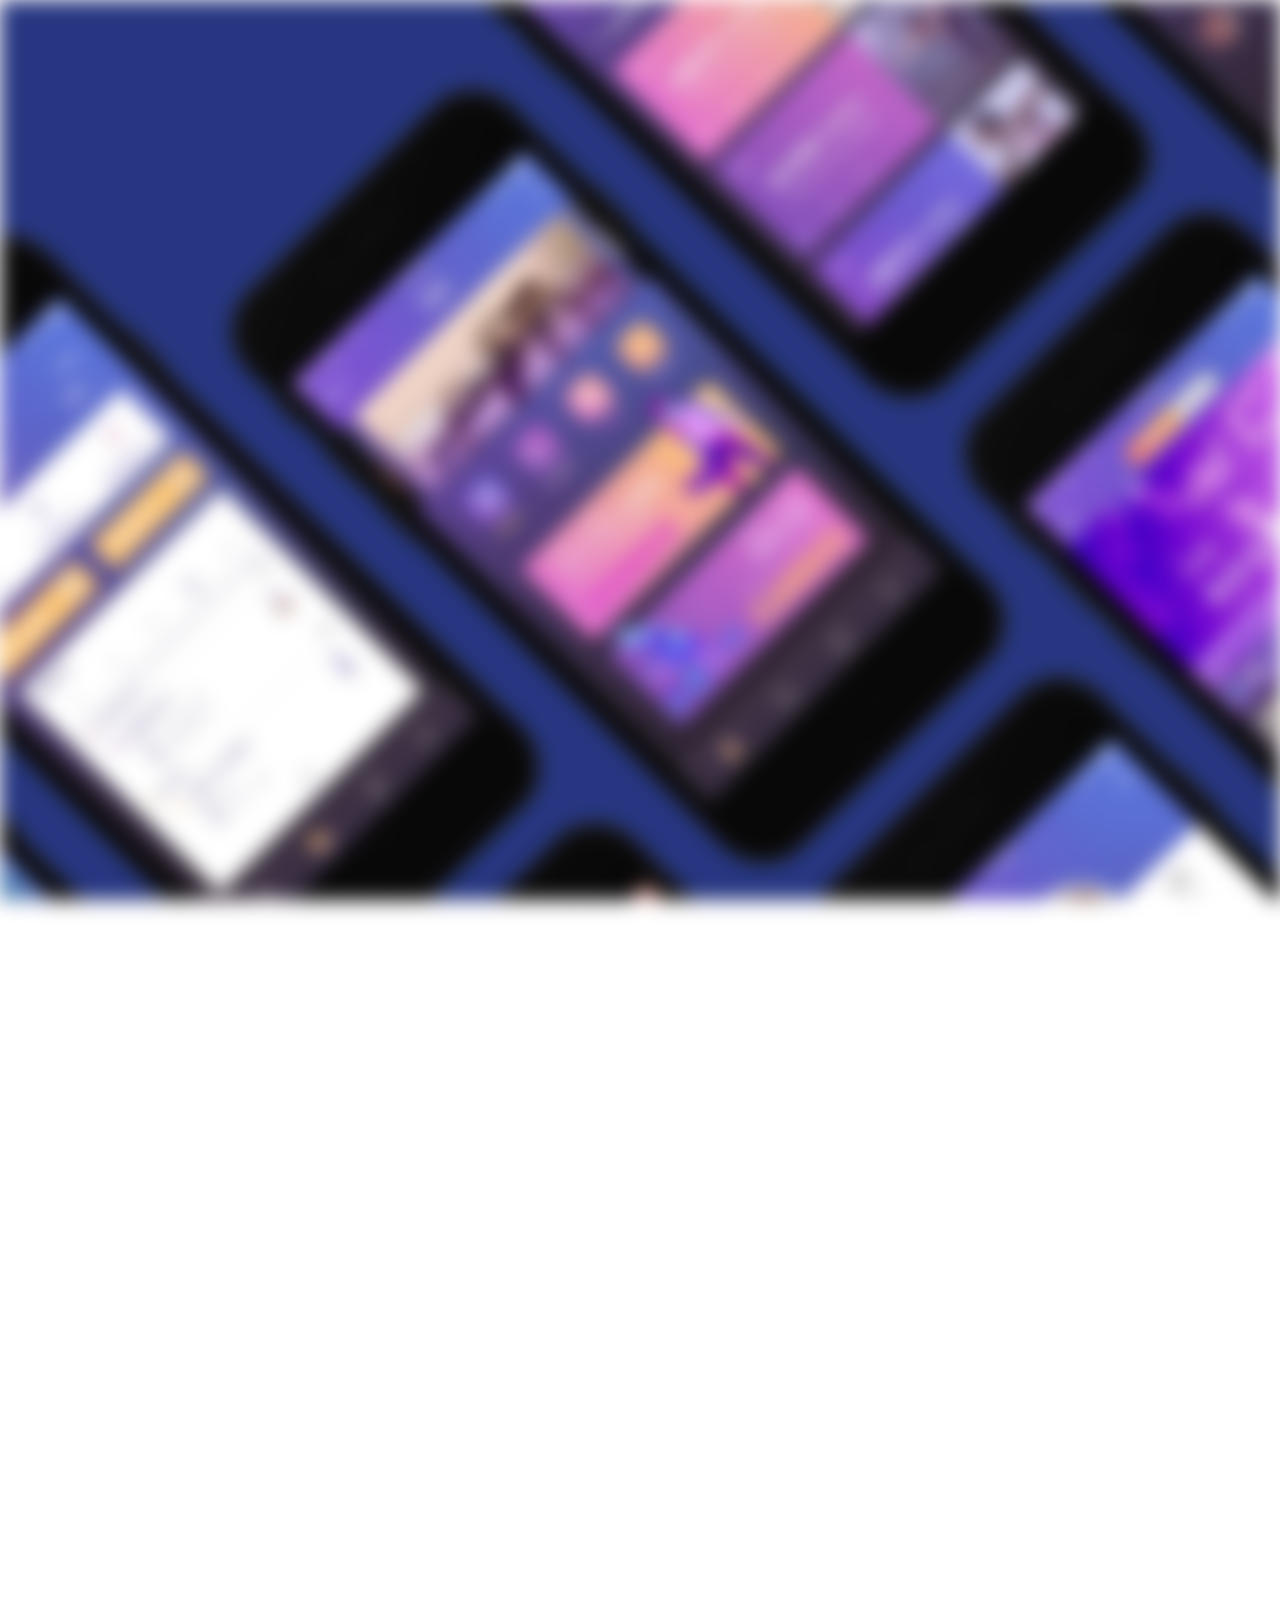
<file: lofit.html>
<!doctype html>
<html lang="en">
  <head>
    <meta charset="utf-8">
    <meta name="viewport" content="width=device-width, initial-scale=1, shrink-to-fit=no">
    <title>Lofit 乐动</title>
    <link rel="icon" href="img/core-img/favicon.ico">
    <link rel="stylesheet" href="css2/bootstrap.min.css">
    <link rel="stylesheet" href="css2/aos.min.css">
    <link rel="stylesheet" href="css2/hamburgers/hamburgers.min.css">
    <link rel="stylesheet" href="css2/owl.carousel.min.css">
    <link rel="stylesheet" href="fonts/icomoon/style.css">
    <link rel="stylesheet" href="css2/animsition.min.css">
    <link rel="stylesheet" type="text/css" href="https://cdnjs.cloudflare.com/ajax/libs/font-awesome/4.7.0/css/font-awesome.min.css">
    <link rel="stylesheet" href="https://cdnjs.cloudflare.com/ajax/libs/font-awesome/4.7.0/css/font-awesome.min.css">
    <link rel="stylesheet" href="css2/redils.css">
    <link rel="stylesheet" href="css2/style.css">
  </head>
  <body >

  <!--背景展示图-->
  <div class="back-ground">
    <div class="photo loft"></div>
  </div>
  <!--背景展示图-->

  <!--作品展示主体-->
  <div class="js-animsition animsition" data-animsition-in-class="fade-in" data-animsition-out-class="fade-out">


    <!-- start templateux-navbar 顶部导航-->
    <header class="templateux-navbar"  data-aos="fade-down">
      <div class="container-fluid">
        <div class="row">
          <div class="col-sm-3 col-3"><div class="site-logo"><a href="" class="animsition-link" style="color: white">UX&UI</a></div></div>
          <div class="col-sm-9 col-9 text-right">

            <button class="hamburger hamburger--spin toggle-menu ml-auto js-toggle-menu" type="button">
              <span class="hamburger-box">
                <span class="hamburger-inner"></span>
              </span>
            </button>

            <nav class="templateux-menu js-templateux-menu" role="navigation">
              <ul class="list-unstyled">

                <li class="active"><a href="portfolio.html" class="animsition-link" style="color: white">Work</a></li>

              </ul>
            </nav>
          </div>
        </div>
      </div>
    </header>
    <!-- END templateux-navbar 顶部导航-->

    <!-- start templateux-hero 标题-->
    <section class="templateux-hero"  data-scrollax-parent="true">
      <!-- <div class="cover" data-scrollax="properties: { translateY: '30%' }"><img src="images/hero_2.jpg" /></div> -->
      <div class="container">
        <!--侧栏菜单-->
        <ul class="pageScroll left justify-content-center js-smoothscroll" id="sl-menu">
          <li>
            <a href="#one" class="mt-5 js-smoothscroll">Showcase</a>
          </li>
          <li>
            <a href="#two" class="mt-5 js-smoothscroll">Research</a>
          </li>
          <li>
            <a href="#three" class="mt-5 js-smoothscroll">System</a>
          </li>
          <li>
            <a href="#four" class="mt-5 js-smoothscroll">Interface</a>
          </li>
          <li>
            <a href="#five" class="mt-5 js-smoothscroll">Core Feature</a>
          </li>

        </ul>
        <!--侧栏菜单-->
        <div class="row align-items-center justify-content-center intro mt-3">
          <div class="col-md-10 title-back white-text" data-aos="fade-up" style="background-color: #6f42c1 !important;">
              <h1>lofit/ 乐动</h1>
              <p class="lead">New retail design for fitness industry </p>
              <a href="#one" class="col-2 go-down js-smoothscroll " style="margin-top: -5em"></a>
          </div>
        </div>

      </div>
    </section>
    <!-- END templateux-hero 标题-->

    <!--start 作品展示标准单元块-->
    <section class="templateux-portfolio-overlap " id="one">
      <div class="container" data-aos="fade-up">
        <div class="row justify-content-center">
          <div class="col-md-10">
            <div class="row work-detail">
              <div class="col-md-3 ">
                <span class=caption>Role</span>
                <strong>UX Design<BR>UI Design<br>User Research</strong>
              </div>
              <div class="col-md-3">
                <span class=caption>Team</span>
                <strong>Liuyu<br>Huangyuanxuan<br>Zhangxue<br>Liaoqian</strong>
              </div>
              <div class="col-md-3">
                <span class=caption>Type</span>
                <strong>Lofit/乐动<br>服务设计课程汇报</strong>
              </div>
              <div class="col-md-3">
                <span class=caption>Tool Used</span>
                <strong>Sketch<BR>Axure<br>Principle<br>AI</strong>
              </div>
            </div>

            <h1>About the Background</h1>
            <div class="row">
              <div class="col-md-6">
                <p class="mb-5">本项目为2017年浙江大学服务设计课程汇报，主题为提交一个新零售场景下的服务设计，可包括商业规划书、体验店、app等多种设计成果展示。我们的作品选是基于新零售场景下自助健身房的再设计。展示成果为APP原型和商业策划，在团队中本人负责最终的效果展示和前期用户研究。</p>
              </div>
              <div class="col-md-6">
                <p>Our work is based on the redesign of the self-service gym in the new retail scene.The results of the demonstration are APP prototype and business planning. I am responsible for the final effect demonstration and user research in the team.</p>
              </div>
            </div>

            <p class="text-center mb-5"><img src="works/2/lf1.jpg" alt="Image placeholder" class="img-fluid"></p>

            <div class="row mb-5" >
              <div class="col-md-4">
                <h1>The Challenge</h1>
                <h2 style="color: #273782">挑战</h2>
              </div>
              <div class="col-md-8">
                <p>新零售的本质仍然是零售，在线上流量越来越昂贵的当下，我们需要从更多的渠道获客。同时，由于经济的发展和时代的进步，用户在购买时，更倾向于高品质、个性化的商品，同时追求更加便捷的服务。</p>
                <ul>
                  <li>更快、更好的服务体验</li>
                  <li>基于数据驱动设计，提高门店对用户的感知能力和对供应链的把控能力</li>
                  <li>最终目的：提升效率、降低成本。</li>
                </ul>
              </div>

            </div>

            <div class="row" data-aos="fade-up" >
              <div class="col-md-12 clearfix mb-3">
                <h1>How We Solve</h1>
              </div>
              <div class="col-md-6">
                <p>我们通过实地走访了杭州滨江区、西湖区的几家口碑较好的自助式健身房，发现很多店面内都有智能手环，ar训练魔镜这样的科技设备，但是在平时的使用深度不够。没有私教的会员平时最喜欢在健身房消费的商品是操课，但是选择的目的性并不明确，不知道什么适合自己，饮食上要注意什么。</p>
              </div>
              <div class="col-md-6">
                <p>为此我们设计了乐动——一款智能的自助健身房门店APP，通过搜集健身会员在健身房留下的数据（运动时间、身体检测、体型姿态），结合用户自己的规划智能制定计划。推荐给用户适合他本人的操课团购和饮食商品。减低了门店的运营成本，也提高了会员的体验。</p>
              </div>
            </div>
            <p class="text-center mb-5"><img src="works/2/core.png" alt="Image placeholder" class="img-fluid"></p>
            <a href="works/2/LOfIt@0,5x.png"><p style="text-align: center">点击获取交互流程图</p></a>
         </div>
      </div>

    </section>
    <!--end 作品展示标准单元块-->

    <!--start 作品展示标准单元标题-->
    <section class="testimony " id="two">
      <div class="container">
        <div class="row justify-content-center">
          <div class="col-md-10">
            <blockquote class="mb-5">
              <h1>Research</h1>
            </blockquote>
            <p class="author">&mdash; <span>Data vs. Personas vs. Instinct</span></p>
          </div>
        </div>
      </div>
    </section>
    <!--end 作品展示标单元标题-->

    <section class="templateux-portfolio-overlap " >
      <div class="container" data-aos="fade-up">
        <div class="row justify-content-center">
          <div class="col-md-10">

            <h1>Hypothesis</h1>
            <div class="row">
              <div class="col-md-6">

                <p class="mb-5">我们选择健身行业作为新零售的新领域，因为喜欢健身的人群一般有较良好的消费能力和更新的需求。为了验证是否是伪需求，并分析需求间的逻辑和优先级，我们进行了初步的调研。结合“TalkingData-运动健身人群画像洞察报告”，我们推定想法可行，健身领域的消费转型即将来到：</p>
              </div>
              <div class="col-md-6">
                <!--<p>The company wanted to increase new user sales conversion by 15% without affecting retention.</p>-->
                <ul>
                  <li>我们正进入个性化消费时代</li>
                  <li>健身行业即将迎来拐点，传统的健身房运营压力大，人力成本高</li>
                  <li>体验、效率、成本的三大优化，让未来小型零售化的健身模式拥有巨大想象空间</li>
                </ul>
              </div>
            </div>

            <div style="height: 10vh"></div>

            <div class="row mt-5" >
              <div class="col-md-8">
                <p class="text-center mb-5"><img src="works/2/PERSONA.png" alt="Image placeholder" class="img-fluid"></p>
              </div>
              <div class="col-md-4">
                <h1>Personas</h1>
                <h2 style="color: #273782">用户画像</h2>
                <p>经过进一步需求归类，初步得出了我们的核心用户画像——城市白领女性。愿意购买此这类健身产品的用户都由什么内外因影响而做的决策？</p>
                <ul>
                  <li>内因：女性用户对自己身材的敏感。</li>
                  <li>内因：运动健身人群的注重生活质量，饮食方面限制较多</li>
                  <li>内因：对新鲜事物的接受度更高，乐于尝试、打卡。</li>
                  <li>外因：整洁明亮的环境</li>
                  <li>外因：合理的价格</li>
                </ul>
              </div>

            </div>

            <div style="height: 10vh"></div>

            <div class="row mb-5" >
              <div class="col-md-4">
                <h1>Interviews</h1>
                <h2 style="color: #273782">用户访谈</h2>
                <p>在一个周六晚上，我们来到了杭州滨江区的乐刻自助健身房，采访了六位会员（4女2男），问题主要围绕五个层面。通过实地的用户采访，主要想对影响用户的内外因素进行一个重要性的排序</p>
                <ul>
                  <li>大家对不同的自助式健生房的体验感觉都差不多</li>
                  <li>大家都差不多的情况下，价格和距离依然是决定性的因素</li>
                  <li>六个会员都会有消费过操课，喜欢这种更灵活的辅导训练</li>
                  <li>不足：前期问题设计的时候没有考虑好如何引导顾客回答，感觉访谈每个问题没说几句话就完事了</li>
                </ul>
              </div>
              <div class="col-md-8">
                <p class="text-center mb-5"><img src="works/2/inter.jpg" alt="Image placeholder" class="img-fluid"></p>
              </div>

            </div>


            <div class="row mb-5" >
              <div class="col-md-4">
                <h1>Summarize</h1>
                <h2 style="color: #273782">总结</h2>
              </div>
              <div class="col-md-8">
                <p>数据＋画像＋直觉＝好的产品设计。有洞见的调查为我们后面的设计明确了思路</p>
                <ul>
                  <li>同类的产品扎堆，如何实现不一样的体验，实现区别度</li>
                  <li>如何通过服务设计降低门店的运营成本（主要为人力成本）</li>
                  <li>怎样满足健身一族消费需求（特殊的饮食、专业的装备）</li>
                </ul>
              </div>

            </div>

          </div>


          </div>
        </div>
    </section>

    <!--start 作品展示标准单元标题-->
    <section class="testimony" id="three">
      <div class="container">
        <div class="row justify-content-center">
          <div class="col-md-10">
            <blockquote class="mb-5">
              <h1>System</h1>
            </blockquote>
            <p class="author">&mdash; <span>系统设计</span></p>
          </div>
        </div>
      </div>
    </section>
    <!--end 作品展示标单元标题-->

    <section class="templateux-portfolio-overlap " >
      <div class="container" data-aos="fade-up">
        <div class="row justify-content-center">
          <div class="col-md-10">

            <div class="row mb-5" >
              <div class="col-md-4">
                <h1>Shadowing</h1>
                <h2 style="color: #273782">影形开始！</h2>
              </div>
              <div class="col-md-8">
                <p>我们在杭州一家乐刻，用手机记录了几位顾客进入健身房以后一系列的接触点，用笔记草图和视频的形式保留了一手的观察记录。目的：</p>
                <ul>
                  <li>观察顾客在健身时的路径</li>
                  <li>为早期设计提供素材，预测顾客的活动</li>
                  <li>从顾客的行为归纳发现问题，对相关问题展开</li>
                </ul>
              </div>
            </div>
            <p class="text-center mb-5"><img src="works/2/A4.png " alt="Image placeholder" class="img-fluid"></p>
            <div style="height: 10vh"></div>
            <div class="row mb-5" >
              <div class="col-md-4">
                <h1>Customer Journey</h1>
                <h2 style="color: #273782">用户站点地图</h2>
              </div>
              <div class="col-md-8">
                <p>通过前面的影形和事后我们对一些顾客的访问，我们总结出了在整个流程中让用户体验产生波动的接触点，通过制作一张概括性的地图将他们展示了出来</p>
                <ul>
                  <li>当场馆环境良好时体验加分</li>
                  <li>当有体验有智能赋能的服务（魔镜，手环，自动储物柜）加分</li>
                  <li>当智能设备出现故障时体验下降</li>
                  <li>休息区没有什么食物可买，饮水机总没水</li>
                  <li>当器械不会用，每人可以指导时体验降低</li>
                </ul>
              </div>
            </div>
            <p class="text-center mb-5"><img src="works/2/a3.jpg" alt="Image placeholder" class="img-fluid"></p>
            <div style="height:20vh"></div>
            <div class="row " >
              <div class="col-md-4">
                <h1>RE Design</h1>
                <h2 style="color: #273782">再设计</h2>
              </div>
              <div class="col-md-8">
                <p>总结之前实地访谈的问题和接触点地图发现的问题，我们发现了新的机遇，即————<br>健身人群的消费理性，对科技属性的产品接受度高，对自助式健身房接受度最高的增值服务是操课，但绝大部分健身人士的水平属于爱好者，知识储备和精力不足以支撑长期的科学健身，不知道那些操课适合自己。专门请私教又太贵，同时健身门店维持私教规模的运营成本又太大。我们通过四个方面改进</p>
                <ul>
                  <li>全面收集用户在健身房产生的数据，数据主要来自“手环”“AR魔镜”“体测机”“打卡记录”</li>
                  <li>结合数据和用户的目标，app上智能推荐最合适的操课（团课）和健身指导。</li>
                  <li>结合最近的数据和健身计划，app上推荐最合适的运动装备和摄食。</li>
                  <li>在线下通过自动售卖机，进行智慧零售</li>
                </ul>
              </div>

            </div>
            <p class="text-center mb-5"><img src="works/2/suggestion-user-journey.png" alt="Image placeholder" class="img-fluid"></p>

          </div>
        </div>
      </div>
      <!--全拼接，占满一行-->
      <div class="redils-cont redils-centered-overflow">
        <div class="redils">
          <div class="slide-cont" style="width: 5850px">
            <div class="slides">
              <img src="works/2/1.png" alt="dddddd" width="1170" height="400">
            </div><div class="slides">
            <img src="works/2/2.png" alt="b5b5b5" width="1170" height="660">
          </div><div class="slides">
            <img src="works/2/3.png" alt="838383" width="1170" height="660">
          </div>
          </div>
        </div>
        <div class="redils-controls">
          <div class="arrow-area arrow-area-left">
            <div class="arrow"></div>
          </div>
          <div class="arrow-area arrow-area-right">
            <div class="arrow"></div>
          </div>
        </div>
        <div class="pagination"><span class="pagination-current"></span> of <span class="pagination-total"></span></div>
      </div>
      <!--全拼接，占满一行-->
    </section>

    <section class="testimony" id="four">
      <div class="container">
        <div class="row justify-content-center">
          <div class="col-md-10">
            <blockquote class="mb-5">
              <h1>Interface Design</h1>
            </blockquote>
            <p class="author">&mdash; <span>用户界面设计</span></p>
          </div>
        </div>
      </div>
    </section>

    <section class="templateux-portfolio-overlap " >
      <div class="container" data-aos="fade-up">
        <div class="row justify-content-center">
          <div class="col-md-10">
            <div class="row mb-5" >
              <div class="col-md-4">
                <h1>Card sorting</h1>
                <h2 style="color: #FFA600">卡片归类</h2>
                <p>到后面时间不太够了，我们通过一个竞品分析总结了其它四家同类产品的功能结构，梳理了相关功能，经过筛选和修改，得到了我们的产品结构</p>
                <ul>
                  <li>首页:包括团课的推荐和预定</li>
                  <li>数据：个人智能私教，数据来源用户在健身房使用的智能设备和体测记录</li>
                  <li>商城：饮食、和装备</li>
                  <li>分享：用户中心，和社交社群</li>
                </ul>
              </div>
              <div class="col-md-8">
                <p class="text-center mb-5"><img src="works/2/card.jpg" alt="Image placeholder" class="img-fluid"></p>
              </div>
            </div>

            <div class="row mb-5" >
              <div class="col-md-4">
                <h1>Look & Feel</h1>
                <h2 style="color: #273782">界面以及外观</h2>
              </div>
              <div class="col-md-8">
                <p></p>
                <!--<ul>-->
                  <!--<li>配色方案</li>-->
                  <!--<li>将天气卡片的布局更像对话框，给人分享的暗示</li>-->
                  <!--<li>分享天气心情到朋友圈，加快小程序的传播</li>-->
                <!--</ul>-->
              </div>
            </div>

            <p class="text-center mb-5" data-aos="fade-up"><img src="works/2/lf5.png" alt="Image placeholder" class="img-fluid"></p>


          </div>
        </div>
    </section>

    <section class="testimony" id="five">
      <div class="container">
        <div class="row justify-content-center">
          <div class="col-md-10">
            <blockquote class="mb-5">
              <h1>Core Features</h1>
            </blockquote>
            <p class="author">&mdash; <span>核心特质</span></p>
          </div>
        </div>
      </div>
    </section>

    <section class="templateux-portfolio-overlap " >
      <div class="container" data-aos="fade-up">
        <div class="row justify-content-center">
          <div class="col-md-10">
            <h1>未完待续</h1>
          </div>
      </div>
    </section>


    <footer class="templateux-footer" >
      <div class="container-fluid">
        <div class="row">
          <div class="col-md-6 text-md-left text-center">
            <p>
            <!-- Link back to Colorlib can't be removed. Template is licensed under CC BY 3.0. -->
            Copyright &copy;<script>document.write(new Date().getFullYear());</script> All rights reserved | This project is made <i class="fa fa-heart" aria-hidden="true"></i> by Liuyu <a href="https://colorlib.com" target="_blank" class="text-primary"></a>
            <!-- Link back to Colorlib can't be removed. Template is licensed under CC BY 3.0. -->
          </p>
          </div>
          <div class="col-md-6 text-md-right text-center footer-social">
            <a href="#" class="p-3"><span class="icon-facebook2"></span></a>
            <a href="#" class="p-3"><span class="icon-twitter2"></span></a>
            <a href="#" class="p-3"><span class="icon-dribbble2"></span></a>
            <a href="#" class="p-3"><span class="icon-instagram"></span></a>
          </div>
        </div>
      </div>
    </footer>


  </div>
  <!--作品展示主体-->

  
  <script src="js2/scripts-all.js"></script>
  <script src="js2/main.js"></script>
  <script type="text/javascript" src="js2/redils.js"></script>
  <script type="text/javascript" src="js2/jquery.min.js"></script>
  <script src="js2/3d-phone.js"></script>
  </body>
</html>
</file>
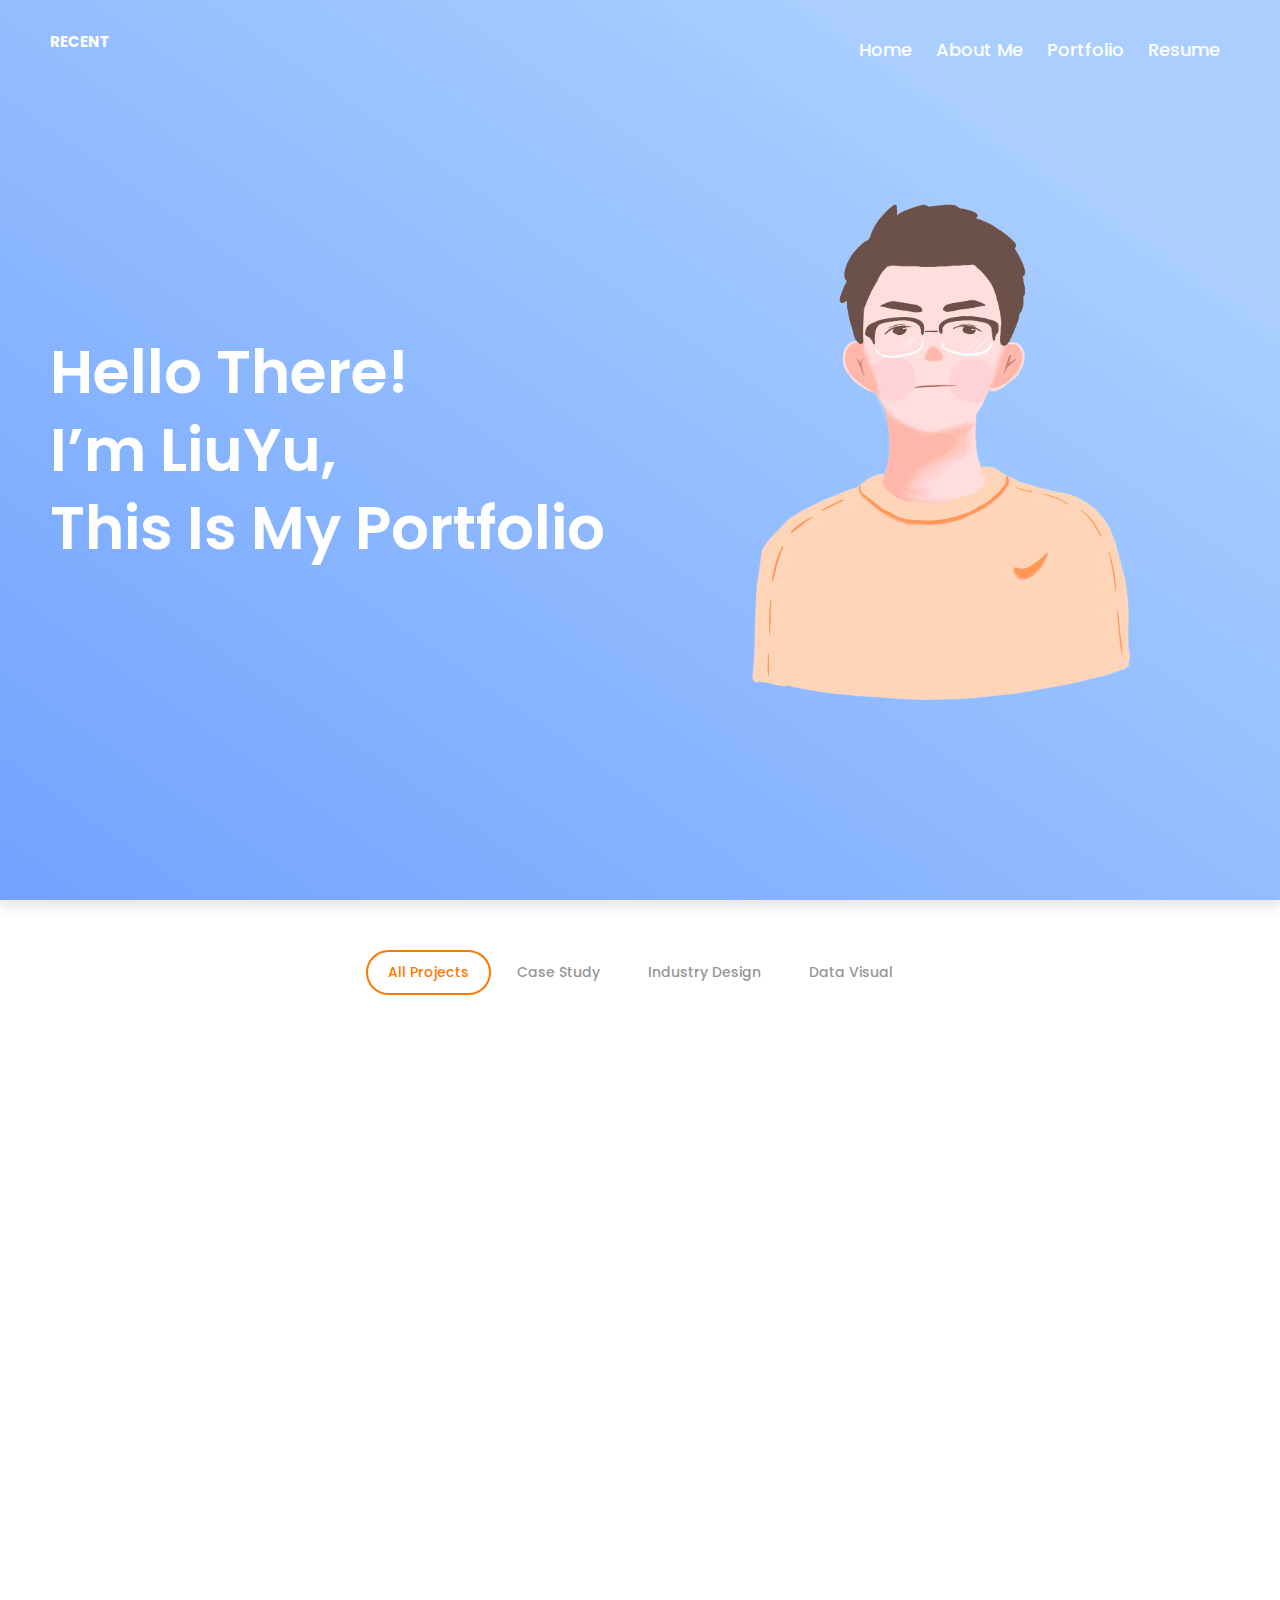
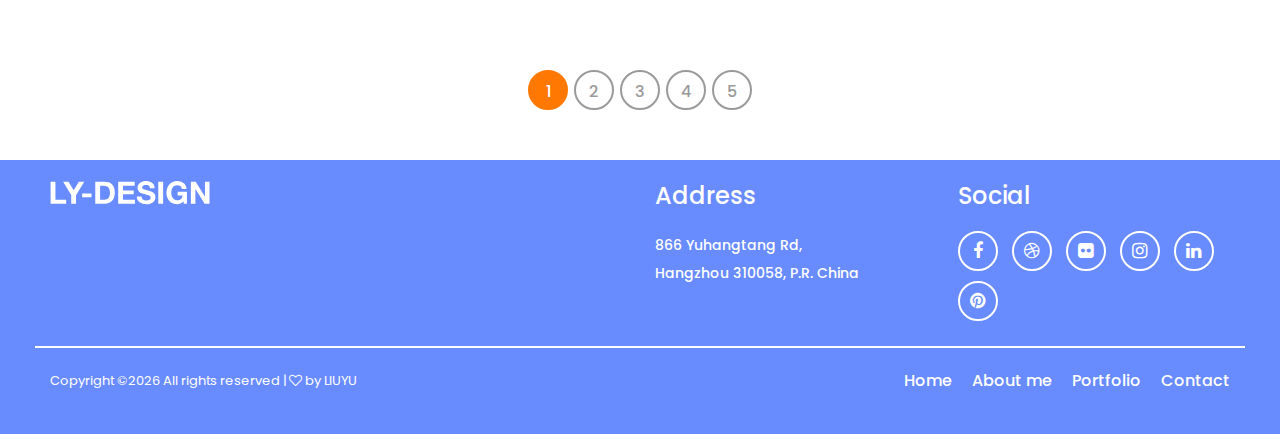
<file: portfolio.html>
<!DOCTYPE html>
<html lang="en">

<head>
    <meta charset="UTF-8">
    <meta name="description" content="">
    <meta http-equiv="X-UA-Compatible" content="IE=edge">
    <meta name="viewport" content="width=device-width, initial-scale=1, shrink-to-fit=no">
    <!-- The above 4 meta tags *must* come first in the head; any other head content must come *after* these tags -->

    <!-- Title -->
    <title>Liuyu's Portfolio</title>

    <!-- Favicon -->
    <link rel="icon" href="img/core-img/favicon.ico">

    <!-- Stylesheet -->
    <link rel="stylesheet" href="style.css">

    <!-- Global site tag (gtag.js) - Google Analytics -->
    <script async src="https://www.googletagmanager.com/gtag/js?id=UA-141732335-1"></script>
    <script>
        window.dataLayer = window.dataLayer || [];
        function gtag(){dataLayer.push(arguments);}
        gtag('js', new Date());

        gtag('config', 'UA-141732335-1');
    </script>

</head>

<body>
    <!-- Preloader -->
    <div class="preloader d-flex flex-column align-items-center justify-content-center">
        <div>
            <img src="img/load.gif">
        </div>
        <div class="lds-ellipsis">
            <div></div>
            <div></div>
            <div></div>
            <div></div>
        </div>
    </div>

    <!-- ##### Header Area Start ##### -->
    <header class="header-area">
        <!-- Navbar Area -->
        <div class="pixel-main-menu" id="sticker">
            <div class="classy-nav-container breakpoint-off">
                <div class="container-fluid">
                    <!-- Menu -->
                    <nav class="classy-navbar justify-content-between" id="pixelNav">

                        <!-- Nav brand -->
                        <a href="index.html" class="nav-brand">
                            <!--<img src="img/core-img/logo.png" alt="">-->
                            <p style="color: #ffffff; font-weight: bold">RECENT</p>
                        </a>

                        <!-- Navbar Toggler -->
                        <div class="classy-navbar-toggler">
                            <span class="navbarToggler"><span></span><span></span><span></span></span>
                        </div>

                        <!-- Menu -->
                        <div class="classy-menu">

                            <!-- Close Button -->
                            <div class="classycloseIcon">
                                <div class="cross-wrap"><span class="top"></span><span class="bottom"></span></div>
                            </div>

                            <!-- Nav Start -->
                            <div class="classynav">
                                <ul>
                                    <li><a href="index.html">Home</a></li>
                                    <li><a href="services.html">About Me</a></li>
                                    <li><a href="portfolio.html">Portfolio</a>
                                    </li>
                                    <li><a href="Resume.pdf">Resume</a></li>
                                </ul>

                                <!-- Top Social Info -->
                                <!-- <div class="top-social-info ml-5">
                                        <a href="#"><i class="fa fa-facebook"></i></a>
                                        <a href="#"><i class="fa fa-dribbble"></i></a>
                                        <a href="#"><i class="fa fa-flickr"></i></a>
                                        <a href="#"><i class="fa fa-instagram"></i></a>
                                        <a href="#"><i class="fa fa-linkedin"></i></a>
                                        <a href="#"><i class="fa fa-pinterest"></i></a>
                                </div> -->
                            </div>

                        </div>
                    </nav>
                </div>
            </div>
        </div>
        
    </header>
    <!-- ##### Header Area End ##### -->

    <!-- ##### Breadcrumb Area Start ##### -->
    <section class="breadcrumb-area bg-img bg-overlay jarallax" >
        <div class="container-fluid h-100">
            <div class="row h-100 align-items-center">
                <div class="col-lg-6 col-md-12 col-sm-12">
                    <div class="breadcrumb-content">
                        <h2>Hello there!<br>
                                I’m LiuYu,<br>
                                This is my portfolio
                            </h2>
                    </div>
                </div>
                <div class="col-6 my_photo">
                    <img src="img/本人肖像.gif" alt="my photo">
                </div>
            </div>
        </div>
    </section>
    <!-- ##### Breadcrumb Area End ##### -->

    <!-- ##### Portfolio Area Start ###### -->
    <div class="pixel-portfolio-area section-padding-50">
        <!-- Portfolio Menu -->
        <div class="pixel-projects-menu">
            <div class="text-center portfolio-menu">
                <button class="btn active" data-filter="*">All Projects</button>
                <button class="btn" data-filter=".case">Case Study</button>
                <button class="btn" data-filter=".id">Industry Design</button>
                <button class="btn" data-filter=".ds">Data Visual</button>
            </div>
        </div>

        <div class="pixel-portfolio">

            <!-- Single gallery Item -->
            <div class="single_gallery_item id wow fadeInUp" data-wow-delay="0.2s">
                <img src="img/bg-img/pure.jpg" alt="">
                <div class="hover-content text-center d-flex align-items-center justify-content-center">
                    <div class="hover-text">
                        <a href="bs.html" class="zoom-img"><i class="fa fa-eye" aria-hidden="true"></i></a>
                        <h4>Iustration</h4>
                        <h6>传感器设计/老年人义齿清洁产品</h6>
                    </div>
                </div>
            </div>


            <!-- Single gallery Item -->
            <!--<div class="single_gallery_item ux wow fadeInUp" data-wow-delay="0.6s">-->
                <!--<img src="img/bg-img/7.jpg" alt="">-->
                <!--<div class="hover-content text-center d-flex align-items-center justify-content-center">-->
                    <!--<div class="hover-text">-->
                        <!--<a href="sunny.html" class="zoom-img"><i class="fa fa-eye" aria-hidden="true"></i></a>-->
                        <!--<h4>Sunny with you</h4>-->
                        <!--<h6>微信小程序<br>微信小程序大赛三等奖</h6>-->
                    <!--</div>-->
                <!--</div>-->
            <!--</div>-->

            <!-- Single gallery Item -->
            <!--<div class="single_gallery_item case wow fadeInUp" data-wow-delay="0.2s">-->
                <!--<img src="img/bg-img/ds.jpg" alt="">-->
                <!--<div class="hover-content text-center d-flex align-items-center justify-content-center">-->
                    <!--<div class="hover-text">-->
                        <!--<a href="ds.html" class="zoom-img"><i class="fa fa-eye" aria-hidden="true"></i></a>-->
                        <!--<h4>Dynamic Sculpture</h4>-->
                        <!--<h6>Prototype design tool<br>国家自然科学基金</h6>-->
                    <!--</div>-->
                <!--</div>-->
            <!--</div>-->

            <!-- Single gallery Item -->
            <!--<div class="single_gallery_item ux wow fadeInUp" data-wow-delay="0.4s">-->
                <!--<img src="img/bg-img/lofit.gif" alt="">-->
                <!--<div class="hover-content text-center d-flex align-items-center justify-content-center">-->
                    <!--<div class="hover-text">-->
                        <!--<a href="lofit.html" class="zoom-img"><i class="fa fa-eye" aria-hidden="true"></i></a>-->
                        <!--<h4>LOFIT乐动</h4>-->
                        <!--<h6>服务设计课程展示</h6>-->
                    <!--</div>-->
                <!--</div>-->
            <!--</div>-->



            <!-- Single gallery Item -->
            <div class="single_gallery_item ux wow fadeInUp" data-wow-delay="0.2s">
                <img src="img/bg-img/abtest.jpg" alt="">
                <div class="hover-content text-center d-flex align-items-center justify-content-center">
                    <div class="hover-text">
                        <a href="abtest.html" class="zoom-img"><i class="fa fa-eye" aria-hidden="true"></i></a>
                        <h4>Udcity AB-Test</h4>
                        <h6>在线课程学习网站的AB测试项目</h6>
                    </div>
                </div>
            </div>


        </div>

        <!-- Pagination -->
        <div class="container-fluid">
            <nav aria-label="Page navigation">
                <ul class="pagination mt-100 justify-content-center">
                    <li class="page-item active"><a class="page-link" href="#">1</a></li>
                    <li class="page-item"><a class="page-link" href="#">2</a></li>
                    <li class="page-item"><a class="page-link" href="#">3</a></li>
                    <li class="page-item"><a class="page-link" href="#">4</a></li>
                    <li class="page-item"><a class="page-link" href="#">5</a></li>
                </ul>
            </nav>
        </div>
    </div>
    <!-- ##### Portfolio Area End ###### -->

    <!-- ##### Footer Area Start ##### -->
    <footer class="footer-area section-padding-20">
        <div class="container-fluid">
            <div class="row justify-content-between">

                <!-- Single Footer Widget -->
                <div class="col-12 col-sm-6 col-md-3">
                    <div class="single-footer-widget mb-15">
                        <!-- Footer Logo -->
                        <a href="index.html" class="footer-logo">
                                <svg width="160px" height="25px" viewBox="0 0 207 31" version="1.1" xmlns="http://www.w3.org/2000/svg" xmlns:xlink="http://www.w3.org/1999/xlink">
                                    <g id="Page-1" stroke="none" stroke-width="1" fill="none" fill-rule="evenodd">
                                        <g id="Desktop-HD" transform="translate(-182.000000, -82.000000)" fill="#FFFFFF">
                                            <path d="M182.76,83.44 L189.04,83.44 L189.04,106.72 L202.96,106.72 L202.96,112 L182.76,112 L182.76,83.44 Z M209.44,100.88 L198.96,83.44 L206,83.44 L212.68,94.72 L219.32,83.44 L226.32,83.44 L215.72,101.04 L215.72,112 L209.44,112 L209.44,100.88 Z M223.64,98.64 L235.68,98.64 L235.68,103.52 L223.64,103.52 L223.64,98.64 Z M246.84,106.72 L252.44,106.72 C253.346671,106.72 254.226662,106.573335 255.08,106.28 C255.933338,105.986665 256.69333,105.500003 257.36,104.82 C258.02667,104.139997 258.559998,103.253339 258.96,102.16 C259.360002,101.066661 259.56,99.7333412 259.56,98.16 C259.56,96.7199928 259.420001,95.4200058 259.14,94.26 C258.859999,93.0999942 258.400003,92.1066708 257.76,91.28 C257.119997,90.4533292 256.273339,89.8200022 255.22,89.38 C254.166661,88.9399978 252.866674,88.72 251.32,88.72 L246.84,88.72 L246.84,106.72 Z M240.56,83.44 L252.88,83.44 C254.720009,83.44 256.433325,83.7333304 258.02,84.32 C259.606675,84.9066696 260.979994,85.7866608 262.14,86.96 C263.300006,88.1333392 264.206663,89.5999912 264.86,91.36 C265.513337,93.1200088 265.84,95.1866548 265.84,97.56 C265.84,99.6400104 265.573336,101.559991 265.04,103.32 C264.506664,105.080009 263.700005,106.599994 262.62,107.88 C261.539995,109.160006 260.193341,110.166663 258.58,110.9 C256.966659,111.633337 255.066678,112 252.88,112 L240.56,112 L240.56,83.44 Z M270.2,83.44 L291.56,83.44 L291.56,88.72 L276.48,88.72 L276.48,94.84 L290.32,94.84 L290.32,99.72 L276.48,99.72 L276.48,106.72 L291.88,106.72 L291.88,112 L270.2,112 L270.2,83.44 Z M300.4,102.52 C300.4,103.480005 300.573332,104.29333 300.92,104.96 C301.266668,105.62667 301.726664,106.166665 302.3,106.58 C302.873336,106.993335 303.546663,107.299999 304.32,107.5 C305.093337,107.700001 305.893329,107.8 306.72,107.8 C307.280003,107.8 307.879997,107.753334 308.52,107.66 C309.160003,107.566666 309.759997,107.386668 310.32,107.12 C310.880003,106.853332 311.346665,106.486669 311.72,106.02 C312.093335,105.553331 312.28,104.960004 312.28,104.24 C312.28,103.466663 312.033336,102.840002 311.54,102.36 C311.046664,101.879998 310.400004,101.480002 309.6,101.16 C308.799996,100.839998 307.893338,100.560001 306.88,100.32 C305.866662,100.079999 304.840005,99.8133348 303.8,99.52 C302.733328,99.253332 301.693338,98.9266686 300.68,98.54 C299.666662,98.1533314 298.760004,97.6533364 297.96,97.04 C297.159996,96.4266636 296.513336,95.6600046 296.02,94.74 C295.526664,93.8199954 295.28,92.7066732 295.28,91.4 C295.28,89.933326 295.59333,88.6600054 296.22,87.58 C296.84667,86.4999946 297.666662,85.6000036 298.68,84.88 C299.693338,84.1599964 300.839994,83.6266684 302.12,83.28 C303.400006,82.9333316 304.679994,82.76 305.96,82.76 C307.453341,82.76 308.88666,82.926665 310.26,83.26 C311.63334,83.593335 312.853328,84.1333296 313.92,84.88 C314.986672,85.6266704 315.83333,86.5799942 316.46,87.74 C317.08667,88.9000058 317.4,90.3066584 317.4,91.96 L311.32,91.96 C311.266666,91.1066624 311.086668,90.4000028 310.78,89.84 C310.473332,89.2799972 310.066669,88.8400016 309.56,88.52 C309.053331,88.1999984 308.473337,87.973334 307.82,87.84 C307.166663,87.706666 306.453337,87.64 305.68,87.64 C305.173331,87.64 304.666669,87.6933328 304.16,87.8 C303.653331,87.9066672 303.193335,88.093332 302.78,88.36 C302.366665,88.626668 302.026668,88.959998 301.76,89.36 C301.493332,89.760002 301.36,90.2666636 301.36,90.88 C301.36,91.4400028 301.466666,91.8933316 301.68,92.24 C301.893334,92.5866684 302.31333,92.9066652 302.94,93.2 C303.56667,93.4933348 304.433328,93.7866652 305.54,94.08 C306.646672,94.3733348 308.093324,94.7466644 309.88,95.2 C310.413336,95.3066672 311.153329,95.4999986 312.1,95.78 C313.046671,96.0600014 313.986662,96.5066636 314.92,97.12 C315.853338,97.7333364 316.659997,98.5533282 317.34,99.58 C318.020003,100.606672 318.36,101.919992 318.36,103.52 C318.36,104.826673 318.106669,106.039994 317.6,107.16 C317.093331,108.280006 316.340005,109.246663 315.34,110.06 C314.339995,110.873337 313.100007,111.506664 311.62,111.96 C310.139993,112.413336 308.426676,112.64 306.48,112.64 C304.906659,112.64 303.380007,112.446669 301.9,112.06 C300.419993,111.673331 299.113339,111.066671 297.98,110.24 C296.846661,109.413329 295.94667,108.360006 295.28,107.08 C294.61333,105.799994 294.293333,104.280009 294.32,102.52 L300.4,102.52 Z M322.08,83.44 L328.36,83.44 L328.36,112 L322.08,112 L322.08,83.44 Z M354.52,108.76 C353.399994,110.200007 352.160007,111.206664 350.8,111.78 C349.439993,112.353336 348.066674,112.64 346.68,112.64 C344.493322,112.64 342.526675,112.260004 340.78,111.5 C339.033325,110.739996 337.560006,109.69334 336.36,108.36 C335.159994,107.02666 334.240003,105.460009 333.6,103.66 C332.959997,101.859991 332.64,99.9200104 332.64,97.84 C332.64,95.706656 332.959997,93.7266758 333.6,91.9 C334.240003,90.0733242 335.159994,88.4800068 336.36,87.12 C337.560006,85.7599932 339.033325,84.6933372 340.78,83.92 C342.526675,83.1466628 344.493322,82.76 346.68,82.76 C348.146674,82.76 349.56666,82.9799978 350.94,83.42 C352.31334,83.8600022 353.553328,84.5066624 354.66,85.36 C355.766672,86.2133376 356.679996,87.2666604 357.4,88.52 C358.120004,89.7733396 358.559999,91.2133252 358.72,92.84 L352.72,92.84 C352.346665,91.239992 351.626672,90.040004 350.56,89.24 C349.493328,88.439996 348.200008,88.04 346.68,88.04 C345.26666,88.04 344.066672,88.3133306 343.08,88.86 C342.093328,89.4066694 341.293336,90.1399954 340.68,91.06 C340.066664,91.9800046 339.620001,93.0266608 339.34,94.2 C339.059999,95.3733392 338.92,96.5866604 338.92,97.84 C338.92,99.040006 339.059999,100.206661 339.34,101.34 C339.620001,102.473339 340.066664,103.493329 340.68,104.4 C341.293336,105.306671 342.093328,106.033331 343.08,106.58 C344.066672,107.126669 345.26666,107.4 346.68,107.4 C348.76001,107.4 350.366661,106.873339 351.5,105.82 C352.633339,104.766661 353.293332,103.24001 353.48,101.24 L347.16,101.24 L347.16,96.56 L359.16,96.56 L359.16,112 L355.16,112 L354.52,108.76 Z M364.24,83.44 L370.48,83.44 L382.4,102.6 L382.48,102.6 L382.48,83.44 L388.36,83.44 L388.36,112 L382.08,112 L370.2,92.88 L370.12,92.88 L370.12,112 L364.24,112 L364.24,83.44 Z" id="LY-DESIGN"></path>
                                        </g>
                                    </g>
                                </svg>
                        </a>
                    </div>
                </div>

                <!-- Single Footer Widget -->
                <div class="col-md-9 col-lg-6 col-xl-6">
                    <div class="row">
                        <!-- Single Footer Widget -->
                        <div class="col-sm-6">
                            <div class="single-footer-widget mb-15">
                                <h5 class="widget-title">Address</h5>
                                <p>866 Yuhangtang Rd,<br> Hangzhou 310058, P.R. China</p>
                            </div>
                        </div>

                        <!-- Single Footer Widget -->
                        <div class="col-sm-6">
                            <div class="single-footer-widget mb-15">
                                <h5 class="widget-title">Social</h5>
                                <div class="footer-social-info">
                                    <a href="#"><i class="fa fa-facebook"></i></a>
                                    <a href="#"><i class="fa fa-dribbble"></i></a>
                                    <a href="#"><i class="fa fa-flickr"></i></a>
                                    <a href="#"><i class="fa fa-instagram"></i></a>
                                    <a href="#"><i class="fa fa-linkedin"></i></a>
                                    <a href="#"><i class="fa fa-pinterest"></i></a>
                                </div>
                            </div>
                        </div>
                    </div>
                </div>
            </div>
        </div>

         <!-- Copywrite Area -->
         <div class="copywrite-area">
                <div class="container-fluid">
                    <div class="row align-items-center">
                        <div class="col-12 col-md-6">
                            <div class="copywrite-content">
                                <!-- Copywrite Text -->
                                <p class="copywrite-text"><!-- Link back to Colorlib can't be removed. Template is licensed under CC BY 3.0. -->
    Copyright &copy;<script>document.write(new Date().getFullYear());</script> All rights reserved | <i class="fa fa-heart-o" aria-hidden="true"></i> by LIUYU
    <!-- Link back to Colorlib can't be removed. Template is licensed under CC BY 3.0. -->
    </p>
                            </div>
                        </div>
                        <div class="col-12 col-md-6">
                            <nav class="footer-nav">
                                <ul>
                                    <li><a href="#">Home</a></li>
                                    <li><a href="#">About me</a></li>
                                    <li><a href="#">Portfolio</a></li>
                                    <li><a href="#">Contact</a></li>
                                </ul>
                            </nav>
                        </div>
                    </div>
                </div>
            </div>

       
    </footer>
    <!-- ##### Footer Area Start ##### -->

    <!-- ##### All Javascript Script ##### -->
    <!-- jQuery-2.2.4 js -->
    <script src="js/jquery/jquery-2.2.4.min.js"></script>
    <!-- Popper js -->
    <script src="js/bootstrap/popper.min.js"></script>
    <!-- Bootstrap js -->
    <script src="js/bootstrap/bootstrap.min.js"></script>
    <!-- All Plugins js -->
    <script src="js/plugins/plugins.js"></script>
    <!-- Active js -->
    <script src="js/active.js"></script>
</body>

</html>
</file>
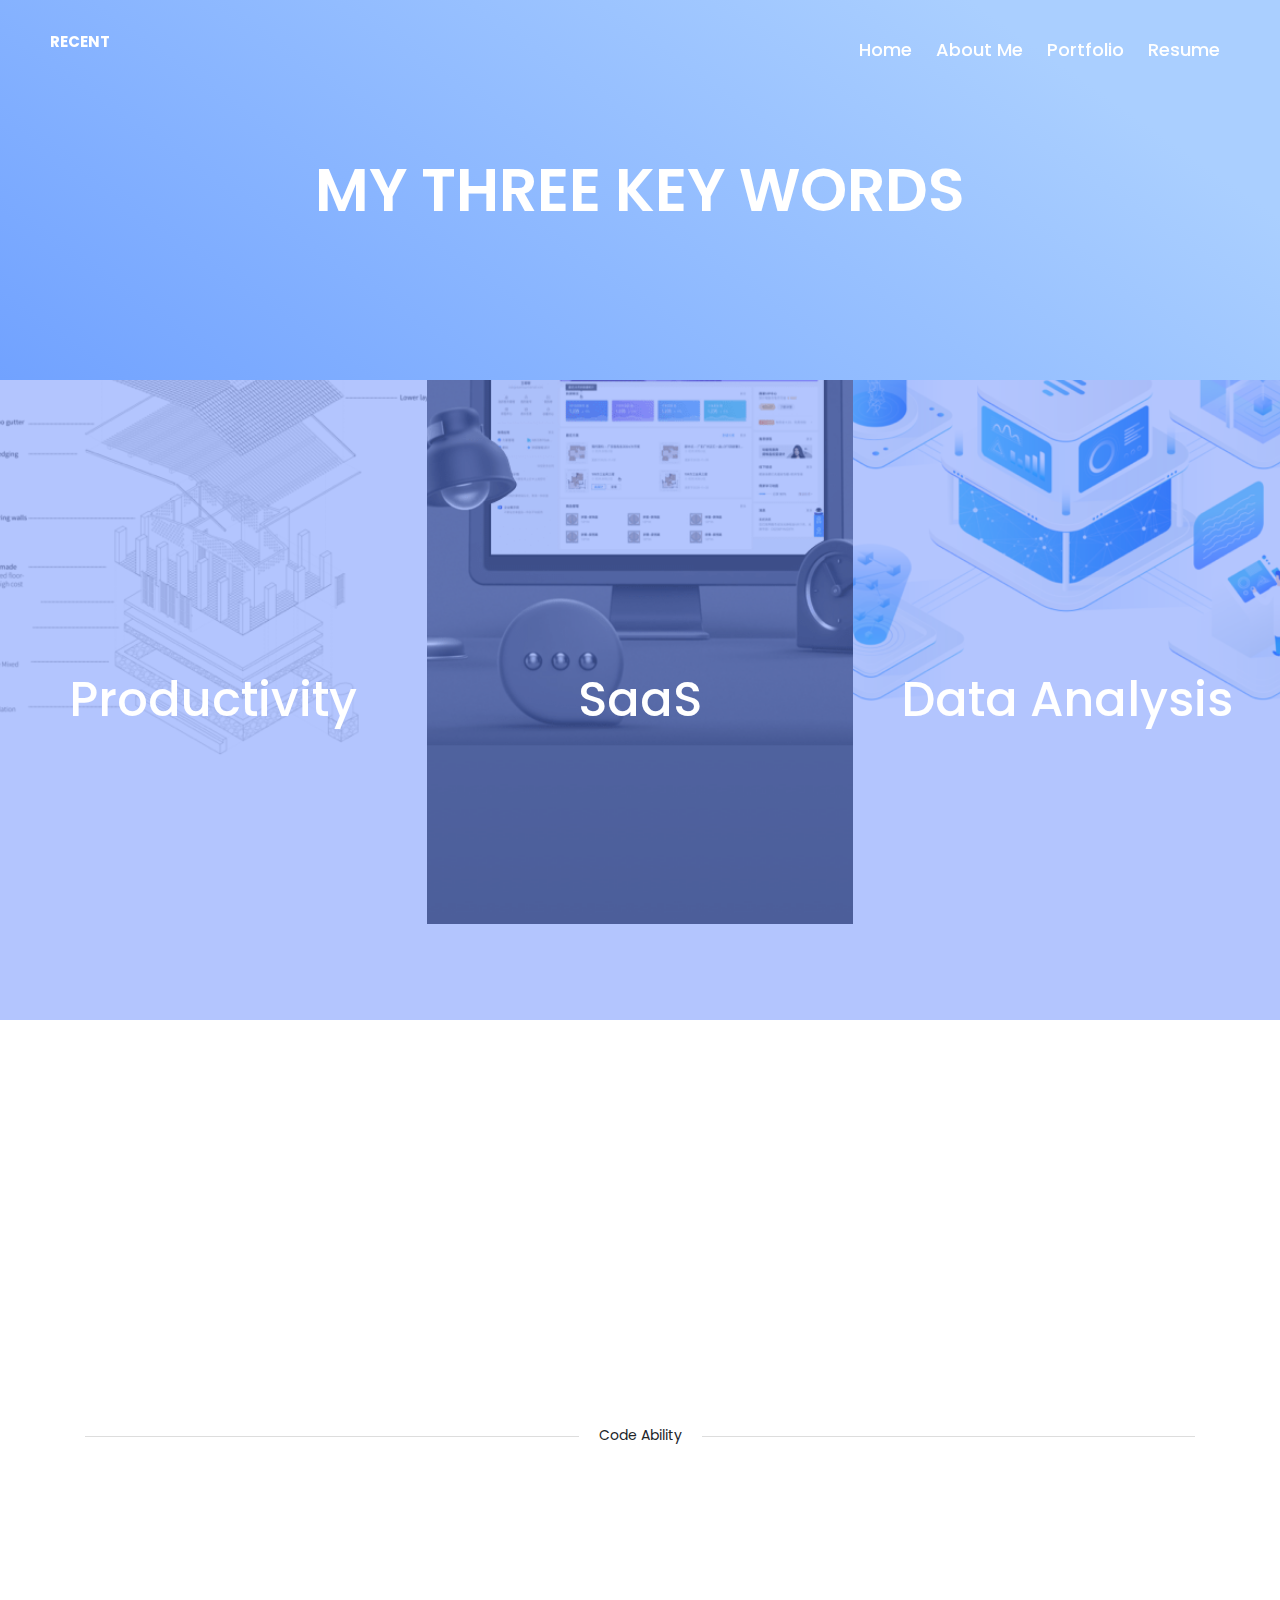
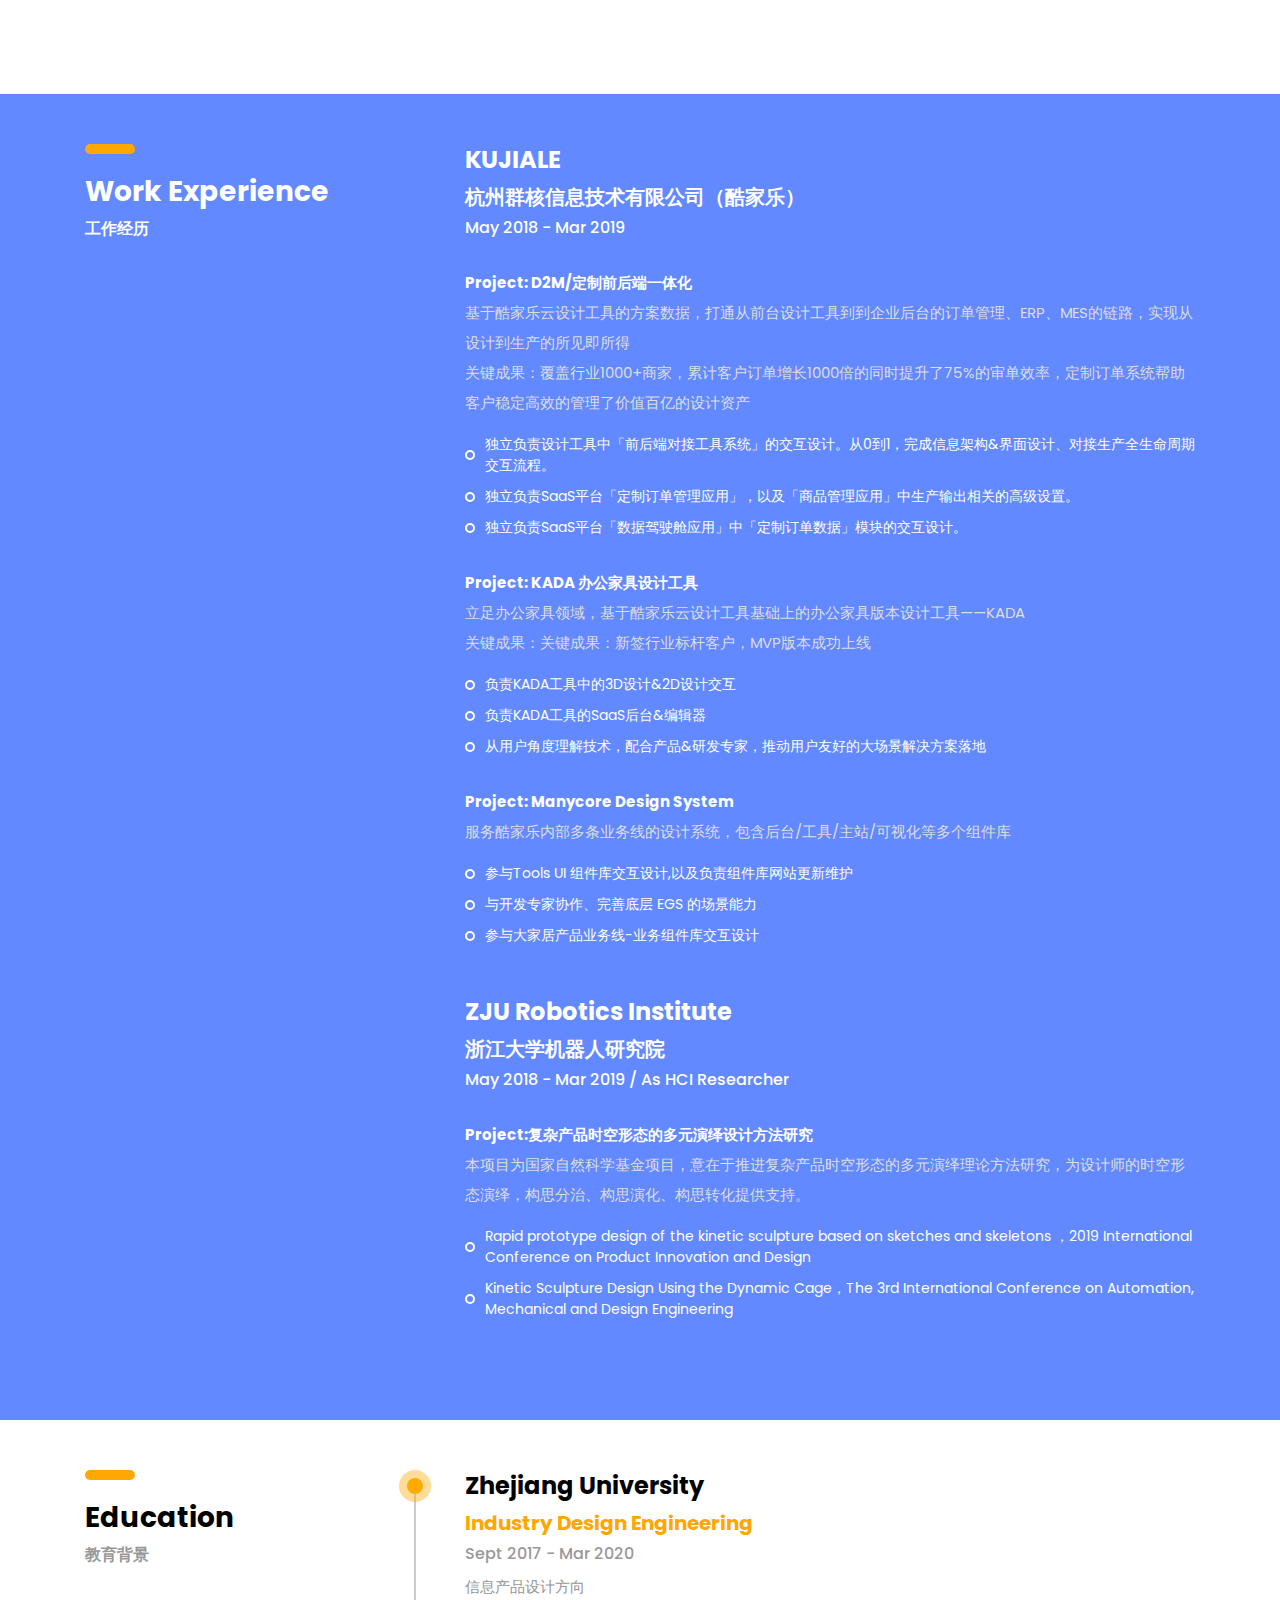
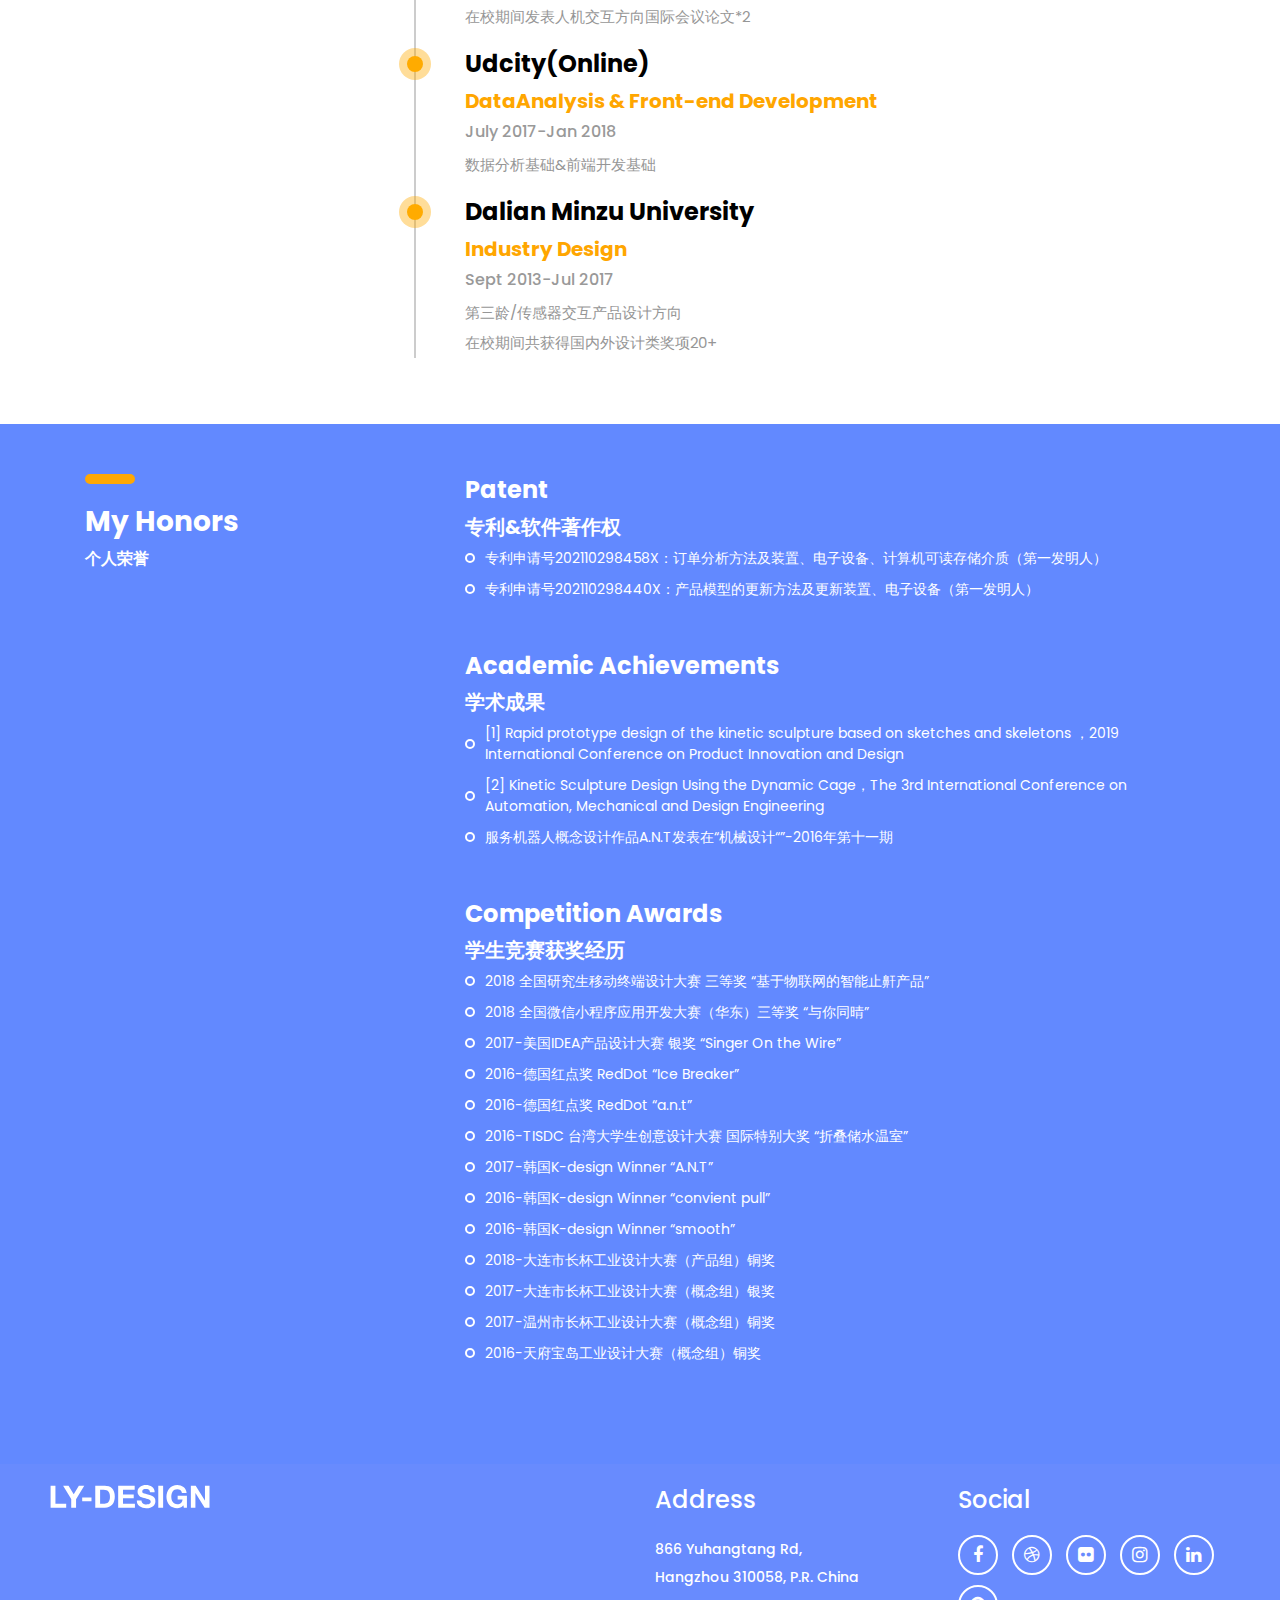
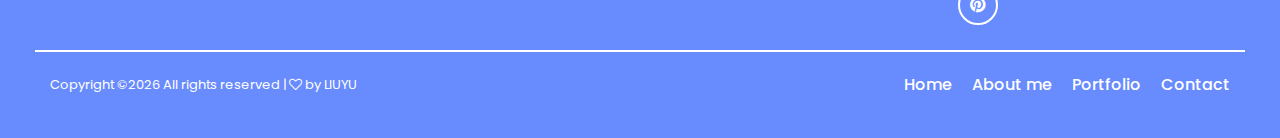
<file: services.html>
<!DOCTYPE html>
<html lang="en">

<head>
    <meta charset="UTF-8">
    <meta name="description" content="">
    <meta http-equiv="X-UA-Compatible" content="IE=edge">
    <meta name="viewport" content="width=device-width, initial-scale=1, shrink-to-fit=no">
    <!-- The above 4 meta tags *must* come first in the head; any other head content must come *after* these tags -->

    <!-- Title -->
    <title>Liuyu's Personal Profile</title>

    <!-- Favicon -->
    <link rel="icon" href="img/core-img/favicon.ico">

    <!-- Stylesheet -->
    <link rel="stylesheet" href="style.css">

    <!-- Global site tag (gtag.js) - Google Analytics -->
    <script async src="https://www.googletagmanager.com/gtag/js?id=UA-141732335-1"></script>
    <script>
        window.dataLayer = window.dataLayer || [];
        function gtag(){dataLayer.push(arguments);}
        gtag('js', new Date());
        gtag('config', 'UA-141732335-1');
    </script>

</head>

<body>
    <!-- Preloader -->
    <div class="preloader d-flex flex-column align-items-center justify-content-center">
        <div>
            <img src="img/load.gif" alt="">
        </div>
        <div class="lds-ellipsis">
            <div></div>
            <div></div>
            <div></div>
            <div></div>
        </div>
    </div>

    <!-- ##### Header Area Start ##### -->
    <header class="header-area">
        <!-- Navbar Area -->
        <div class="pixel-main-menu" id="sticker">
            <div class="classy-nav-container breakpoint-off">
                <div class="container-fluid">
                    <!-- Menu -->
                    <nav class="classy-navbar justify-content-between" id="pixelNav">

                        <!-- Nav brand -->
                        <a href="index.html" class="">
                            <!--<img src="img/core-img/logo.png" alt="">-->
                            <p style="color: #ffffff; font-weight: bold">RECENT</p>
                        </a>

                        <!-- Navbar Toggler -->
                        <div class="classy-navbar-toggler">
                            <span class="navbarToggler"><span></span><span></span><span></span></span>
                        </div>

                        <!-- Menu -->
                        <div class="classy-menu">

                            <!-- Close Button -->
                            <div class="classycloseIcon">
                                <div class="cross-wrap"><span class="top"></span><span class="bottom"></span></div>
                            </div>

                            <!-- Nav Start -->
                            <div class="classynav">
                                <ul>
                                    <li><a href="index.html">Home</a></li>
                                    <li><a href="services.html">About Me</a></li>
                                    <li><a href="portfolio.html">Portfolio</a></li>
                                    <li><a href="Resume.pdf">Resume</a></li>
                                </ul>

                            </div>
                            <!-- Nav End -->

                        </div>
                    </nav>
                </div>
            </div>
        </div>

    </header>

    <!-- ##### Header Area End ##### -->

    <!-- ##### Breadcrumb Area Start ##### -->
    <section class="breadcrumb-area breadcrumb-area2 bg-img bg-overlay jarallax">
        <div class="container-fluid h-100">
            <div class="row h-100 align-items-center ">
                <div class="col-12">
                    <div class="breadcrumb-content  h-center">
                        <h2>MY THREE KEY WORDS</h2>
                    </div>
                </div>
            </div>
        </div>
    </section>
    <!-- ##### Breadcrumb Area End ##### -->

    <!-- ##### Services Catagory Area Start ##### -->
    <div class="services-catagory-area d-flex flex-wrap">
        <!-- Single Service Catagory -->
        <div class="single-service-cata bg-img d-flex align-items-center justify-content-center jarallax" style="background-image: url(img/bg-img/CAD.png);">
            <a href="#">Productivity</a>
        </div>
        <!-- Single Service Catagory -->
        <div class="single-service-cata bg-img d-flex align-items-center justify-content-center jarallax" style="background-image: url(img/bg-img/SaaS.png);">
            <a href="#">SaaS</a>
        </div>
        <!-- Single Service Catagory -->
        <div class="single-service-cata bg-img d-flex align-items-center justify-content-center jarallax" style="background-image: url(img/bg-img/Data.png);">
            <a href="#">Data Analysis</a>
        </div>
    </div>
    <!-- ##### Services Catagory Area End ##### -->



    <!-- #####  关于我的个人介绍 ##### -->
    <section class="about-section section section-padding-50">
        <div class="container">
            <div class="row">
                <div class="col-sm-4 wow fadeInUp" data-wow-delay="100ms">
                    <div class="heading">
                        <h3><b>About me</b></h3>
                        <h6 class="font-lite-black"><b>个人简介</b></h6>
                    </div>
                </div><!-- col-sm-4 -->
                <div class="col-sm-8 wow fadeInUp" data-wow-delay="100ms">
                    <p class="margin-b-30">大家好，我的名字叫刘禹，你也可以叫我Leo。我的家乡在美丽的中原古都——河南郑州。在工作之余我喜欢旅游、音乐和展览，希望结识更多志同道合的朋友。<br>Hello everyone. My name is Liu Yu. You can also call me Leo. My hometown is in Zhengzhou, Henan, the ancient capital of the Central Plains. After work, I like traveling, music and exhibition. I hope to make more like-minded friends. <br>我是一名交互设计师，目前从事企业级SaaS应用和Web端CAD工具的产品设计。个性开朗、乐于沟通；逻辑性强，善于处理复杂业务问题;擅长用数据辅助设计决策。<br>I am an interaction designer, currently engaged in product design of enterprise SaaS applications and CAD in the cloud. Self evaluation: cheerful personality, willing to communicate; Logical, good at dealing with complex business problems;be skilled in data inform design</p>

                </div><!-- col-sm-8 -->
            </div><!-- row -->
        </div><!-- container -->
    </section><!-- about-section -->


    <!--##### Service Area Start CODE技能 #####-->
    <section class="pixel-service-area ">

        <div class="container">
            <div style="height: 1px;border-top: 1px solid #ddd;text-align: center;"><span style="position: relative;top: -12px;background: #fff;padding: 0 20px;">Code Ability</span> </div>
            <div class="row mt-50">

                <!-- Single Service Area -->
                <div class="col-12 col-md-6 col-lg-3">
                    <div class="single-service-area text-center mb-30 wow fadeInUp" data-wow-delay="100ms">
                        <img src="img/core-img/h5.png" alt="">
                        <h5>HTML/CSS</h5>
                        <!--<p>Webstorm</p>-->
                    </div>
                </div>

                <!-- Single Service Area -->
                <div class="col-12 col-md-6 col-lg-3">
                    <div class=" single-service-area text-center mb-30 wow fadeInUp" data-wow-delay="200ms">
                        <img src="img/core-img/py.png" alt="">
                        <h5>Python/SQL</h5>
                        <!--<p>AxureRP & Pencil & Paper</p>-->

                    </div>
                </div>

                <!-- Single Service Area -->
                <div class="col-12 col-md-6 col-lg-3">
                    <div class="single-service-area text-center mb-100 wow fadeInUp" data-wow-delay="300ms">
                        <img src="img/core-img/js.png" alt="">
                        <h5>Javascript</h5>
                        <!--<p>VS Code</p>-->

                    </div>
                </div>

                <!-- Single Service Area -->
                <div class="col-12 col-md-6 col-lg-3">
                    <div class="single-service-area text-center mb-100 wow fadeInUp" data-wow-delay="400ms">
                        <img src="img/core-img/unity.png" alt="">
                        <h5>C#</h5>
                        <!--<p>Unity</p>-->
                    </div>
                </div>
            </div>

        </div>
    </section>
    <!--##### Service Area End CODE技能 #####-->

    <section class="experience-section section section-padding-50">
        <div class="container">
            <div class="row">
                <div class="col-sm-4">
                    <div class="heading">
                        <h3><b>Work Experience</b></h3>
                        <h6 class="font-lite-black"><b>工作经历</b></h6>
                    </div>
                </div><!-- col-sm-4 -->
                <div class="col-sm-8">

                    <div class="experience mb-50">
                        <h4><b>KUJIALE</b></h4>
                        <h5 class="font-yellow"><b>杭州群核信息技术有限公司（酷家乐）</b></h5>
                        <h6 class="">May 2018 - Mar 2019</h6>

                        <p class="font-semi-white mt-30"><b>Project: D2M/定制前后端一体化</b><br>基于酷家乐云设计工具的方案数据，打通从前台设计工具到到企业后台的订单管理、ERP、MES的链路，实现从设计到生产的所见即所得<br>关键成果：覆盖行业1000+商家，累计客户订单增长1000倍的同时提升了75%的审单效率，定制订单系统帮助客户稳定高效的管理了价值百亿的设计资产</p>
                        <ul class="list margin-b-30">
                            <li>独立负责设计工具中「前后端对接工具系统」的交互设计。从0到1，完成信息架构&界面设计、对接生产全生命周期交互流程。</li>
                            <li>独立负责SaaS平台「定制订单管理应用」，以及「商品管理应用」中生产输出相关的高级设置。</li>
                            <li>独立负责SaaS平台「数据驾驶舱应用」中「定制订单数据」模块的交互设计。</li>
                        </ul>

                        <p class="font-semi-white mt-30"><b>Project: KADA 办公家具设计工具</b><br>立足办公家具领域，基于酷家乐云设计工具基础上的办公家具版本设计工具——KADA<br>关键成果：关键成果：新签行业标杆客户，MVP版本成功上线</p>
                        <ul class="list margin-b-30">
                            <li>负责KADA工具中的3D设计&2D设计交互</li>
                            <li>负责KADA工具的SaaS后台&编辑器</li>
                            <li>从用户角度理解技术，配合产品&研发专家，推动用户友好的大场景解决方案落地</li>
                        </ul>

                        <p class="font-semi-white mt-30"><b>Project: Manycore Design System</b><br>服务酷家乐内部多条业务线的设计系统，包含后台/工具/主站/可视化等多个组件库</p>
                        <ul class="list margin-b-30">
                            <li>参与Tools UI 组件库交互设计,以及负责组件库网站更新维护 </li>
                            <li>与开发专家协作、完善底层 EGS 的场景能力</li>
                            <li>参与大家居产品业务线-业务组件库交互设计</li>
                        </ul>

                    </div><!-- 酷家乐experience -->


                    <div class="experience mb-50">
                        <h4><b>ZJU Robotics Institute</b></h4>
                        <h5 class="font-yellow"><b>浙江大学机器人研究院</b></h5>
                        <h6 class="">May 2018 - Mar 2019 / As HCI Researcher</h6>
                        <p class="font-semi-white mt-30"><b>Project:复杂产品时空形态的多元演绎设计方法研究</b><br>本项目为国家自然科学基金项目，意在于推进复杂产品时空形态的多元演绎理论方法研究，为设计师的时空形态演绎，构思分治、构思演化、构思转化提供支持。</p>
                        <ul class="list margin-b-30">
                            <li>Rapid prototype design of the kinetic sculpture based on sketches and skeletons ，2019 International Conference on Product Innovation and Design</li>
                            <li>Kinetic Sculpture Design Using the Dynamic Cage，The 3rd International Conference on Automation, Mechanical and Design Engineering</li>
                        </ul>
                    </div><!-- 机器人研究院experience -->

                </div><!-- col-sm-8 -->

            </div><!-- row -->
        </div><!-- container -->

    </section><!-- experience-section -->

    <section class="education-section section section-padding-50">
        <div class="container">
            <div class="row">
                <div class="col-sm-4">
                    <div class="heading">
                        <h3><b>Education</b></h3>
                        <h6 class="font-lite-black"><b>教育背景</b></h6>
                    </div>
                </div><!-- col-sm-4 -->
                <div class="col-sm-8">
                    <div class="education-wrapper">
                        <div class="education margin-b-50">
                            <h4><b>Zhejiang University</b></h4>
                            <h5 class="font-yellow"><b>Industry Design Engineering</b></h5>
                            <h6 class="font-lite-black margin-t-10">Sept 2017 - Mar 2020</h6>
                            <p class="margin-tb-30">信息产品设计方向<br>在校期间发表人机交互方向国际会议论文*2 </p>
                        </div><!-- education -->

                        <div class="education margin-b-50">
                            <h4><b>Udcity(Online)</b></h4>
                            <h5 class="font-yellow"><b>DataAnalysis & Front-end Development</b></h5>
                            <h6 class="font-lite-black margin-t-10">July 2017-Jan 2018</h6>
                            <p class="margin-tb-30">数据分析基础&前端开发基础<br></p>
                        </div><!-- education -->

                        <div class="education margin-b-50">
                            <h4><b>Dalian Minzu University</b></h4>
                            <h5 class="font-yellow"><b>Industry Design</b></h5>
                            <h6 class="font-lite-black margin-t-10">Sept 2013-Jul 2017</h6>
                            <p class="margin-tb-30">第三龄/传感器交互产品设计方向<br>在校期间共获得国内外设计类奖项20+</p>
                        </div><!-- education -->
                    </div><!-- education-wrapper -->
                </div><!-- col-sm-8 -->
            </div><!-- row -->
        </div><!-- container -->

    </section><!-- about-section -->

    <section class="experience-section section section-padding-50">
        <div class="container">
            <div class="row">
                <div class="col-sm-4">
                    <div class="heading">
                        <h3><b>My Honors</b></h3>
                        <h6 class="font-lite-black"><b>个人荣誉</b></h6>
                    </div>
                </div><!-- col-sm-4 -->
                <div class="col-sm-8">

                    <div class="experience mb-50">
                        <h4><b>Patent</b></h4>
                        <h5 class="font-yellow"><b>专利&软件著作权</b></h5>
                        <!--<h6 class="mt-5">May2016-Present</h6>-->
                        <!--<p class="font-semi-white margin-tb-30">第一发明人<br>-->
                        <ul class="list margin-b-30">
                            <li>专利申请号202110298458X：订单分析方法及装置、电子设备、计算机可读存储介质（第一发明人）</li>
                            <li>专利申请号202110298440X：产品模型的更新方法及更新装置、电子设备（第一发明人）</li>
                        </ul>
                    </div><!-- experience -->

                    <div class="experience mb-50">
                        <h4><b>Academic Achievements</b></h4>
                        <h5 class="font-yellow"><b>学术成果</b></h5>
                        <!--<h6 class="mt-5">May2016-Present</h6>-->
                        <!--<p class="font-semi-white margin-tb-30">第一设计师作者的获奖作品<br><a href="https://www.dropbox.com/sh/qew16xln0kcwmy3/AABp_der20ieHo1asra0QEIfa?dl=0">获奖证明文件</a></p>-->
                        <ul class="list margin-b-30">
                            <li>[1] Rapid prototype design of the kinetic sculpture based on sketches and skeletons
                                ，2019 International Conference on Product Innovation and Design</li>
                            <li>[2] Kinetic Sculpture Design Using the Dynamic Cage，The
                                3rd International Conference on Automation, Mechanical and Design Engineering</li>
                            <li>服务机器人概念设计作品A.N.T发表在“机械设计“”-2016年第十一期</li>

                        </ul>
                    </div><!-- experience -->

                    <div class="experience mb-50">
                        <h4><b>Competition Awards</b></h4>
                        <h5 class="font-yellow"><b>学生竞赛获奖经历</b></h5>
                        <!--<h6 class="mt-5">May2016-Present</h6>-->
                        <!--<p class="font-semi-white margin-tb-30">第一设计师作者的获奖作品<br><a href="https://www.dropbox.com/sh/qew16xln0kcwmy3/AABp_der20ieHo1asra0QEIfa?dl=0">获奖证明文件</a></p>-->
                        <ul class="list margin-b-30">
                            <li>2018 全国研究生移动终端设计大赛 三等奖 “基于物联网的智能止鼾产品”</li>
                            <li>2018 全国微信小程序应用开发大赛（华东）三等奖 “与你同晴”</li>
                            <li>2017-美国IDEA产品设计大赛 银奖 “Singer On the Wire”</li>
                            <li>2016-德国红点奖 RedDot “Ice Breaker”</li>
                            <li>2016-德国红点奖 RedDot “a.n.t”</li>
                            <li>2016-TISDC 台湾大学生创意设计大赛 国际特别大奖 “折叠储水温室”</li>
                            <li>2017-韩国K-design Winner “A.N.T”</li>
                            <li>2016-韩国K-design Winner “convient pull”</li>
                            <li>2016-韩国K-design Winner “smooth”</li>
                            <li>2018-大连市长杯工业设计大赛（产品组）铜奖 </li>
                            <li>2017-大连市长杯工业设计大赛（概念组）银奖 </li>
                            <li>2017-温州市长杯工业设计大赛（概念组）铜奖 </li>
                            <li>2016-天府宝岛工业设计大赛（概念组）铜奖 </li>
                        </ul>
                    </div><!-- experience -->



                    <!--<div class="experience mb-50">-->
                        <!--<h4><b>挑战杯&科研</b></h4>-->
                        <!--<h5 class="font-yellow"><b>Papers & Challenge Cup</b></h5>-->
                        <!--<h6 class="mt-5">May2016-Present</h6>-->
                        <!--<p class="font-semi-white margin-tb-30">很惭愧去年写了半年的短文还是被rejact了，仍要努力…… </p>-->
                        <!--<ul class="list margin-b-30">-->
                            <!--<li>2016年 国家级大学生创新创业项目 “基于大数据环境下的婴儿车防霾改造” 项目负责人</li>-->
                            <!--<li>第十二届辽宁省大学生挑战杯三等奖</li>-->
                            <!--<li>作品A.N.T发表在“机械设计“”-2016年第十一期</li>-->
                            <!--<li>“DynamicSculpture: A Rapid Prototyping Tool for Kinetic Sculpture Design” /(ㄒoㄒ)/~~还在投……</li>-->
                        <!--</ul>-->
                    <!--</div>&lt;!&ndash; experience &ndash;&gt;-->



                </div><!-- col-sm-8 -->



            </div><!-- row -->
        </div><!-- container -->

    </section><!-- experience-section honors-->


    <!-- ##### Footer Area Start ##### -->
    <footer class="footer-area section-padding-20">
        <div class="container-fluid">
            <div class="row justify-content-between">

                <!-- Single Footer Widget -->
                <div class="col-12 col-sm-6 col-md-3">
                    <div class="single-footer-widget mb-15">
                        <!-- Footer Logo -->
                        <a href="index.html" class="footer-logo">
                            <svg width="160px" height="25px" viewBox="0 0 207 31" version="1.1" xmlns="http://www.w3.org/2000/svg" xmlns:xlink="http://www.w3.org/1999/xlink">
                                <g id="Page-1" stroke="none" stroke-width="1" fill="none" fill-rule="evenodd">
                                    <g id="Desktop-HD" transform="translate(-182.000000, -82.000000)" fill="#FFFFFF">
                                        <path d="M182.76,83.44 L189.04,83.44 L189.04,106.72 L202.96,106.72 L202.96,112 L182.76,112 L182.76,83.44 Z M209.44,100.88 L198.96,83.44 L206,83.44 L212.68,94.72 L219.32,83.44 L226.32,83.44 L215.72,101.04 L215.72,112 L209.44,112 L209.44,100.88 Z M223.64,98.64 L235.68,98.64 L235.68,103.52 L223.64,103.52 L223.64,98.64 Z M246.84,106.72 L252.44,106.72 C253.346671,106.72 254.226662,106.573335 255.08,106.28 C255.933338,105.986665 256.69333,105.500003 257.36,104.82 C258.02667,104.139997 258.559998,103.253339 258.96,102.16 C259.360002,101.066661 259.56,99.7333412 259.56,98.16 C259.56,96.7199928 259.420001,95.4200058 259.14,94.26 C258.859999,93.0999942 258.400003,92.1066708 257.76,91.28 C257.119997,90.4533292 256.273339,89.8200022 255.22,89.38 C254.166661,88.9399978 252.866674,88.72 251.32,88.72 L246.84,88.72 L246.84,106.72 Z M240.56,83.44 L252.88,83.44 C254.720009,83.44 256.433325,83.7333304 258.02,84.32 C259.606675,84.9066696 260.979994,85.7866608 262.14,86.96 C263.300006,88.1333392 264.206663,89.5999912 264.86,91.36 C265.513337,93.1200088 265.84,95.1866548 265.84,97.56 C265.84,99.6400104 265.573336,101.559991 265.04,103.32 C264.506664,105.080009 263.700005,106.599994 262.62,107.88 C261.539995,109.160006 260.193341,110.166663 258.58,110.9 C256.966659,111.633337 255.066678,112 252.88,112 L240.56,112 L240.56,83.44 Z M270.2,83.44 L291.56,83.44 L291.56,88.72 L276.48,88.72 L276.48,94.84 L290.32,94.84 L290.32,99.72 L276.48,99.72 L276.48,106.72 L291.88,106.72 L291.88,112 L270.2,112 L270.2,83.44 Z M300.4,102.52 C300.4,103.480005 300.573332,104.29333 300.92,104.96 C301.266668,105.62667 301.726664,106.166665 302.3,106.58 C302.873336,106.993335 303.546663,107.299999 304.32,107.5 C305.093337,107.700001 305.893329,107.8 306.72,107.8 C307.280003,107.8 307.879997,107.753334 308.52,107.66 C309.160003,107.566666 309.759997,107.386668 310.32,107.12 C310.880003,106.853332 311.346665,106.486669 311.72,106.02 C312.093335,105.553331 312.28,104.960004 312.28,104.24 C312.28,103.466663 312.033336,102.840002 311.54,102.36 C311.046664,101.879998 310.400004,101.480002 309.6,101.16 C308.799996,100.839998 307.893338,100.560001 306.88,100.32 C305.866662,100.079999 304.840005,99.8133348 303.8,99.52 C302.733328,99.253332 301.693338,98.9266686 300.68,98.54 C299.666662,98.1533314 298.760004,97.6533364 297.96,97.04 C297.159996,96.4266636 296.513336,95.6600046 296.02,94.74 C295.526664,93.8199954 295.28,92.7066732 295.28,91.4 C295.28,89.933326 295.59333,88.6600054 296.22,87.58 C296.84667,86.4999946 297.666662,85.6000036 298.68,84.88 C299.693338,84.1599964 300.839994,83.6266684 302.12,83.28 C303.400006,82.9333316 304.679994,82.76 305.96,82.76 C307.453341,82.76 308.88666,82.926665 310.26,83.26 C311.63334,83.593335 312.853328,84.1333296 313.92,84.88 C314.986672,85.6266704 315.83333,86.5799942 316.46,87.74 C317.08667,88.9000058 317.4,90.3066584 317.4,91.96 L311.32,91.96 C311.266666,91.1066624 311.086668,90.4000028 310.78,89.84 C310.473332,89.2799972 310.066669,88.8400016 309.56,88.52 C309.053331,88.1999984 308.473337,87.973334 307.82,87.84 C307.166663,87.706666 306.453337,87.64 305.68,87.64 C305.173331,87.64 304.666669,87.6933328 304.16,87.8 C303.653331,87.9066672 303.193335,88.093332 302.78,88.36 C302.366665,88.626668 302.026668,88.959998 301.76,89.36 C301.493332,89.760002 301.36,90.2666636 301.36,90.88 C301.36,91.4400028 301.466666,91.8933316 301.68,92.24 C301.893334,92.5866684 302.31333,92.9066652 302.94,93.2 C303.56667,93.4933348 304.433328,93.7866652 305.54,94.08 C306.646672,94.3733348 308.093324,94.7466644 309.88,95.2 C310.413336,95.3066672 311.153329,95.4999986 312.1,95.78 C313.046671,96.0600014 313.986662,96.5066636 314.92,97.12 C315.853338,97.7333364 316.659997,98.5533282 317.34,99.58 C318.020003,100.606672 318.36,101.919992 318.36,103.52 C318.36,104.826673 318.106669,106.039994 317.6,107.16 C317.093331,108.280006 316.340005,109.246663 315.34,110.06 C314.339995,110.873337 313.100007,111.506664 311.62,111.96 C310.139993,112.413336 308.426676,112.64 306.48,112.64 C304.906659,112.64 303.380007,112.446669 301.9,112.06 C300.419993,111.673331 299.113339,111.066671 297.98,110.24 C296.846661,109.413329 295.94667,108.360006 295.28,107.08 C294.61333,105.799994 294.293333,104.280009 294.32,102.52 L300.4,102.52 Z M322.08,83.44 L328.36,83.44 L328.36,112 L322.08,112 L322.08,83.44 Z M354.52,108.76 C353.399994,110.200007 352.160007,111.206664 350.8,111.78 C349.439993,112.353336 348.066674,112.64 346.68,112.64 C344.493322,112.64 342.526675,112.260004 340.78,111.5 C339.033325,110.739996 337.560006,109.69334 336.36,108.36 C335.159994,107.02666 334.240003,105.460009 333.6,103.66 C332.959997,101.859991 332.64,99.9200104 332.64,97.84 C332.64,95.706656 332.959997,93.7266758 333.6,91.9 C334.240003,90.0733242 335.159994,88.4800068 336.36,87.12 C337.560006,85.7599932 339.033325,84.6933372 340.78,83.92 C342.526675,83.1466628 344.493322,82.76 346.68,82.76 C348.146674,82.76 349.56666,82.9799978 350.94,83.42 C352.31334,83.8600022 353.553328,84.5066624 354.66,85.36 C355.766672,86.2133376 356.679996,87.2666604 357.4,88.52 C358.120004,89.7733396 358.559999,91.2133252 358.72,92.84 L352.72,92.84 C352.346665,91.239992 351.626672,90.040004 350.56,89.24 C349.493328,88.439996 348.200008,88.04 346.68,88.04 C345.26666,88.04 344.066672,88.3133306 343.08,88.86 C342.093328,89.4066694 341.293336,90.1399954 340.68,91.06 C340.066664,91.9800046 339.620001,93.0266608 339.34,94.2 C339.059999,95.3733392 338.92,96.5866604 338.92,97.84 C338.92,99.040006 339.059999,100.206661 339.34,101.34 C339.620001,102.473339 340.066664,103.493329 340.68,104.4 C341.293336,105.306671 342.093328,106.033331 343.08,106.58 C344.066672,107.126669 345.26666,107.4 346.68,107.4 C348.76001,107.4 350.366661,106.873339 351.5,105.82 C352.633339,104.766661 353.293332,103.24001 353.48,101.24 L347.16,101.24 L347.16,96.56 L359.16,96.56 L359.16,112 L355.16,112 L354.52,108.76 Z M364.24,83.44 L370.48,83.44 L382.4,102.6 L382.48,102.6 L382.48,83.44 L388.36,83.44 L388.36,112 L382.08,112 L370.2,92.88 L370.12,92.88 L370.12,112 L364.24,112 L364.24,83.44 Z" id="LY-DESIGN"></path>
                                    </g>
                                </g>
                            </svg>
                        </a>
                    </div>
                </div>

                <!-- Single Footer Widget -->
                <div class="col-md-9 col-lg-6 col-xl-6">
                    <div class="row">
                        <!-- Single Footer Widget -->
                        <div class="col-sm-6">
                            <div class="single-footer-widget mb-15">
                                <h5 class="widget-title">Address</h5>
                                <p>866 Yuhangtang Rd,<br> Hangzhou 310058, P.R. China</p>
                            </div>
                        </div>

                        <!-- Single Footer Widget -->
                        <div class="col-sm-6">
                            <div class="single-footer-widget mb-15">
                                <h5 class="widget-title">Social</h5>
                                <div class="footer-social-info">
                                    <a href="#"><i class="fa fa-facebook"></i></a>
                                    <a href="#"><i class="fa fa-dribbble"></i></a>
                                    <a href="#"><i class="fa fa-flickr"></i></a>
                                    <a href="#"><i class="fa fa-instagram"></i></a>
                                    <a href="#"><i class="fa fa-linkedin"></i></a>
                                    <a href="#"><i class="fa fa-pinterest"></i></a>
                                </div>
                            </div>
                        </div>
                    </div>
                </div>
            </div>
        </div>

        <!-- Copywrite Area -->
        <div class="copywrite-area">
            <div class="container-fluid">
                <div class="row align-items-center">
                    <div class="col-12 col-md-6">
                        <div class="copywrite-content">
                            <!-- Copywrite Text -->
                            <p class="copywrite-text"><!-- Link back to Colorlib can't be removed. Template is licensed under CC BY 3.0. -->
                                Copyright &copy;<script>document.write(new Date().getFullYear());</script> All rights reserved | <i class="fa fa-heart-o" aria-hidden="true"></i> by LIUYU
                                <!-- Link back to Colorlib can't be removed. Template is licensed under CC BY 3.0. -->
                            </p>
                        </div>
                    </div>
                    <div class="col-12 col-md-6">
                        <nav class="footer-nav">
                            <ul>
                                <li><a href="#">Home</a></li>
                                <li><a href="#">About me</a></li>
                                <li><a href="#">Portfolio</a></li>
                                <li><a href="#">Contact</a></li>
                            </ul>
                        </nav>
                    </div>
                </div>
            </div>
        </div>


    </footer>
    <!-- ##### Footer Area Start ##### -->

    <!-- ##### All Javascript Script ##### -->
    <!-- jQuery-2.2.4 js -->
    <script src="js/jquery/jquery-2.2.4.min.js"></script>
    <!-- Popper js -->
    <script src="js/bootstrap/popper.min.js"></script>
    <!-- Bootstrap js -->
    <script src="js/bootstrap/bootstrap.min.js"></script>
    <!-- All Plugins js -->
    <script src="js/plugins/plugins.js"></script>
    <!-- Active js -->
    <script src="js/active.js"></script>
</body>

</html>
</file>
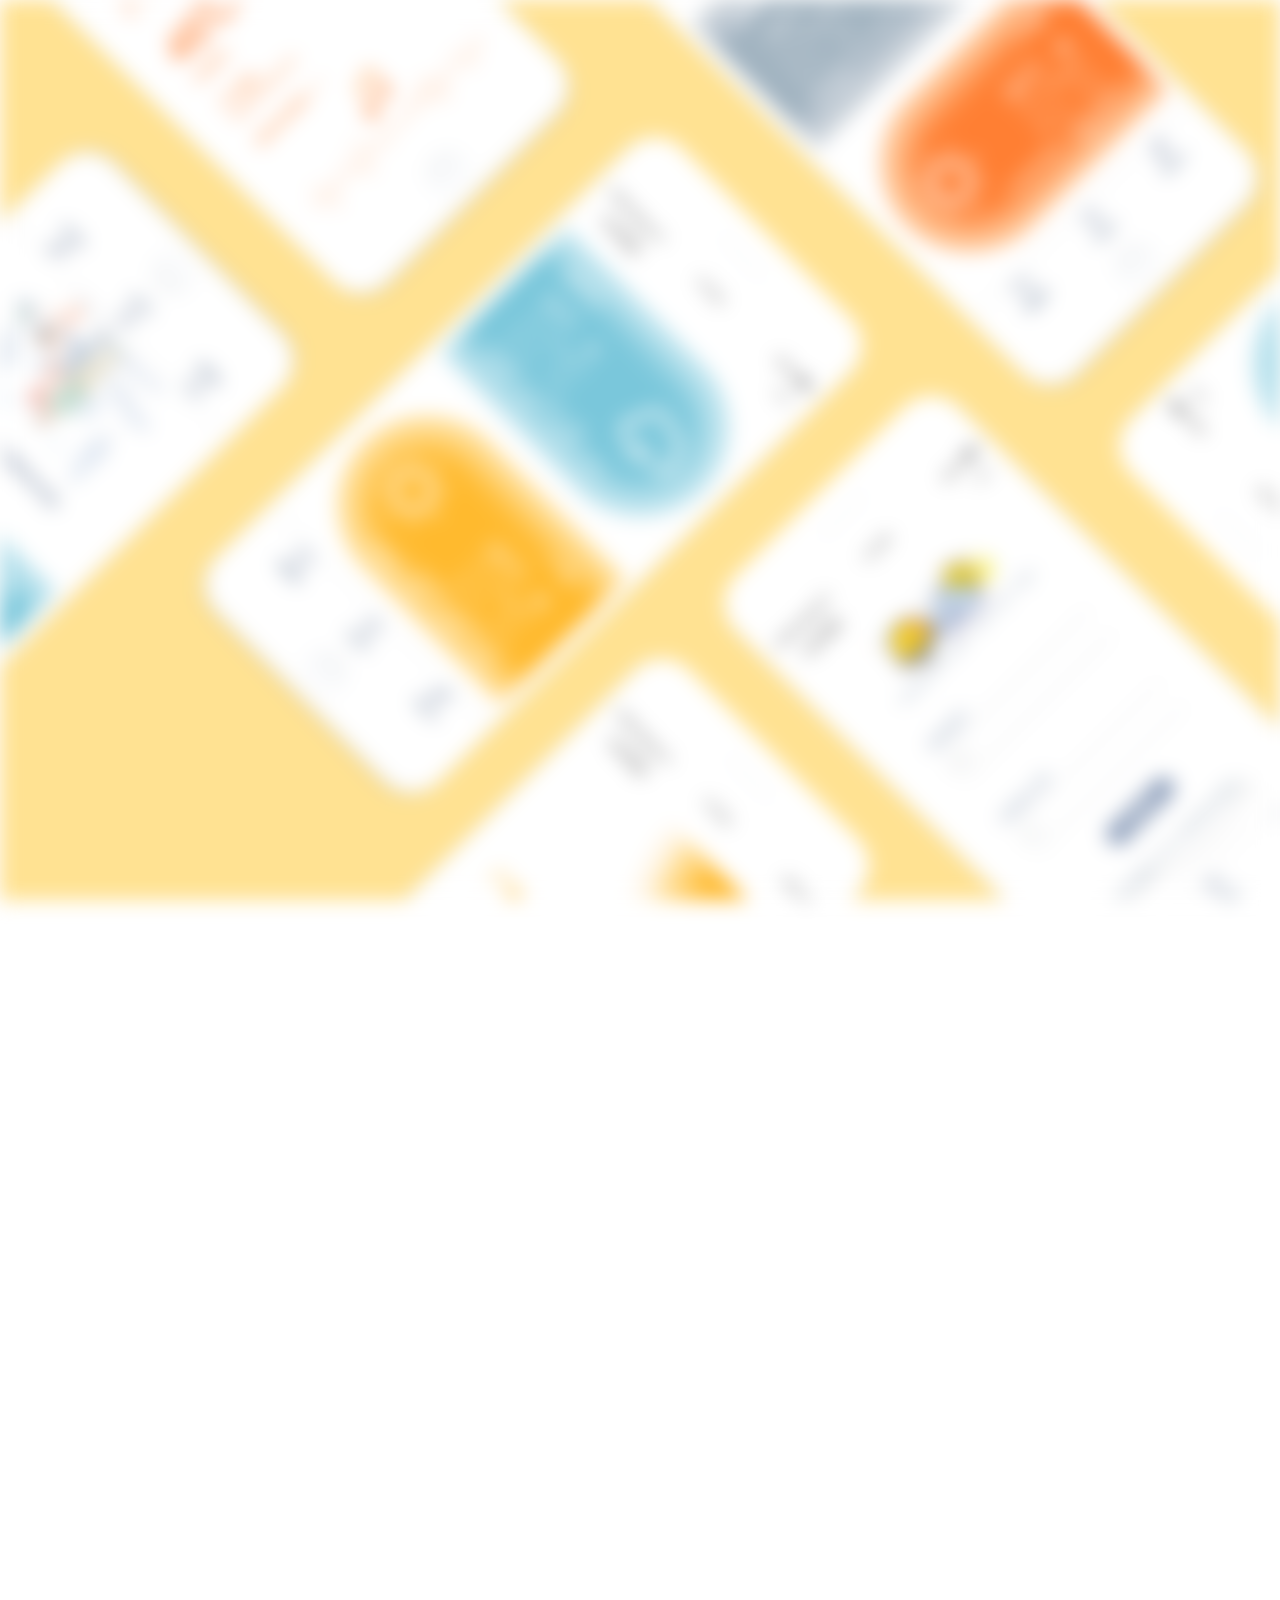
<file: sunny.html>
<!doctype html>
<html lang="en">
  <head>
    <meta charset="utf-8">
    <meta name="viewport" content="width=device-width, initial-scale=1, shrink-to-fit=no">
    <title>Sunny with you</title>
    <link rel="icon" href="img/core-img/favicon.ico">
    <link rel="stylesheet" href="css2/bootstrap.min.css">
    <link rel="stylesheet" href="css2/aos.min.css">
    <link rel="stylesheet" href="css2/hamburgers/hamburgers.min.css">
    <link rel="stylesheet" href="css2/owl.carousel.min.css">
    <link rel="stylesheet" href="fonts/icomoon/style.css">
    <link rel="stylesheet" href="css2/animsition.min.css">
    <link rel="stylesheet" type="text/css" href="https://cdnjs.cloudflare.com/ajax/libs/font-awesome/4.7.0/css/font-awesome.min.css">
    <link rel="stylesheet" href="https://cdnjs.cloudflare.com/ajax/libs/font-awesome/4.7.0/css/font-awesome.min.css">
    <link rel="stylesheet" href="css2/redils.css">
    <link rel="stylesheet" href="css2/style.css">
  </head>
  <body>

  <!--背景展示图-->
  <div class="back-ground">
    <div class="photo sunny"></div>
  </div>
  <!--背景展示图-->

  <!--作品展示主体-->
  <div class="js-animsition animsition" data-animsition-in-class="fade-in" data-animsition-out-class="fade-out">


    <!-- start templateux-navbar 顶部导航-->
    <header class="templateux-navbar"  data-aos="fade-down">
      <div class="container-fluid">
        <div class="row">
          <div class="col-sm-3 col-3"><div class="site-logo"><a href="" class="animsition-link">UX&UI</a></div></div>
          <div class="col-sm-9 col-9 text-right">

            <button class="hamburger hamburger--spin toggle-menu ml-auto js-toggle-menu" type="button">
              <span class="hamburger-box">
                <span class="hamburger-inner"></span>
              </span>
            </button>

            <nav class="templateux-menu js-templateux-menu" role="navigation">
              <ul class="list-unstyled">

                <li class="active"><a href="portfolio.html" class="animsition-link">Work</a></li>

              </ul>
            </nav>
          </div>
        </div>
      </div>
    </header>
    <!-- END templateux-navbar 顶部导航-->

    <!-- start templateux-hero 标题-->
    <section class="templateux-hero"  data-scrollax-parent="true">
      <!-- <div class="cover" data-scrollax="properties: { translateY: '30%' }"><img src="images/hero_2.jpg" /></div> -->
      <div class="container">
        <!--侧栏菜单-->
        <ul class="pageScroll left justify-content-center js-smoothscroll" id="sl-menu">
          <li>
            <a href="#one" class="mt-5 js-smoothscroll">Showcase</a>
          </li>
          <li>
            <a href="#two" class="mt-5 js-smoothscroll">Research</a>
          </li>
          <li>
            <a href="#three" class="mt-5 js-smoothscroll">Prototype</a>
          </li>
          <li>
            <a href="#four" class="mt-5 js-smoothscroll">UI Design</a>
          </li>
          <li>
            <a href="#five" class="mt-5 js-smoothscroll">Hooked</a>
          </li>

        </ul>
        <!--侧栏菜单-->
        <div class="row align-items-center justify-content-center intro mt-3">
          <div class="col-md-10 title-back white-text" data-aos="fade-up">
              <h1>Sunny with you/与你同晴</h1>
              <p class="lead">让亲人分享一样的心“晴”</p>
              <a href="#one" class="col-2 go-down js-smoothscroll " style="margin-top: -5em"></a>
          </div>
        </div>

      </div>
    </section>
    <!-- END templateux-hero 标题-->

    <!--start 作品展示标准单元块-->
    <section class="templateux-portfolio-overlap " id="one">
      <div class="container" data-aos="fade-up">
        <div class="row justify-content-center">
          <div class="col-md-10">
            <div class="row work-detail">
              <div class="col-md-3 ">
                <span class=caption>Role</span>
                <strong>UX Design<BR>Product Manager<br>User Research</strong>
              </div>
              <div class="col-md-3">
                <span class=caption>Team</span>
                <strong>Liuyu<br>Xiahao<br>Zhanghaitong</strong>
              </div>
              <div class="col-md-3">
                <span class=caption>Type</span>
                <strong>Mini Program<br>微信小程序</strong>
              </div>
              <div class="col-md-3">
                <span class=caption>Tool Used</span>
                <strong>Sketch,PS<BR>AI,Axure  </strong>
              </div>
            </div>

            <div class="row">
              <div class="col-md-12">
                <h1 class="">About the Project</h1>
                <p class="mb-5">与你同晴是一款致力于加强用户与身处两地的亲人情感联系的生活类小程序。你可以添加亲人所在城市的天气信息到首页，随时可以分享对方的天气信息给家人，还可以生成自己的天气心情分享到朋友圈。当用户的亲人所在城市的未来会出现极端天气波动（如高温、寒潮…），小程序会及通过服务通知、或者不同颜色的背景提醒用户为自己的家人提个醒，增进彼此之间的情感联系。 </p>
              </div>
            </div>

            <p class="text-center mb-5"><img src="works/1/sunny2.png" alt="Image placeholder" class="img-fluid"></p>

            <div class="row mb-5" >
              <div class="col-md-4">
                <h1>The Inspiration</h1>
                <h2 style="color: #FFA600">发现问题</h2>
              </div>
              <div class="col-md-8">
                <p>“嘘寒问暖”是生活中我们最常见的话题，谈天气同时是很多聊天的起点。很多时候我们不知道自己的城市要降温了，但是自己的妈妈已经打电话提醒你要加衣服了。我的灵感来自假期回家的观察，很多家在外地的孩子的父母看电视都会看孩子的城市的天气预报。不论爱人、亲人，不论距离多远，同一片天空下我们晴雨同在</p>
                <ul>
                  <li>解决身处异地的亲人（爱人）的情感诉求</li>
                  <li>鼓励孩子和家人更多的交流，表达关怀</li>
                  <li>有趣、生动。具有一定的社交传播价值</li>
                </ul>
              </div>

            </div>

            <div class="row" data-aos="fade-up" >
              <div class="col-md-12 clearfix mb-3">
                <h1>The Challenge</h1>
              </div>
              <div class="col-md-6">
                <p>我们的遇到的最大的挑战是——时间。因为大家都很忙也很拖延，我们在截止前三天开始了一次开发者马拉松。从熟悉api到熟悉设计规范。如何高效的利用时间，缩短设计流程，快速原型设计和验证是身为设计师的挑战，我们直接通过本地服务器和Onedrive文件共享，维护项目</p>
                <p>该小程序客户端采用微信小程序基础框架进行开发，服务器采用Bmob框架进行开发。</p>
              </div>

              <div class="col-md-6">
                <p>本程序调用了：（1）	和风天气API （2）	Bmob API （3）腾讯云COS API其中，和风天气提供了小程序中使用的天气信息的接口，Bmob API提供了部分服务端接口及功能，腾讯云COS提供了数据存储服务功能。</p>
              </div>
            </div>

            <p class="text-center mb-5"><img src="works/1/flow.png" alt="Image placeholder" class="img-fluid"></p>
         </div>
      </div>

    </section>
    <!--end 作品展示标准单元块-->

    <!--start 作品展示标准单元标题-->
    <section class="testimony " id="two">
      <div class="container">
        <div class="row justify-content-center">
          <div class="col-md-10">
            <blockquote class="mb-5">
              <h1>Research</h1>
            </blockquote>
            <p class="author">&mdash; <span>需求分析</span></p>
          </div>
        </div>
      </div>
    </section>
    <!--end 作品展示标单元标题-->

    <section class="templateux-portfolio-overlap " >
      <div class="container" data-aos="fade-up">
        <div class="row justify-content-center">
          <div class="col-md-10">

            <div class="row">
              <div class="col-md-4">
                <h1 class="">Empathize & Define</h1>
                <h2>情绪版</h2>
              </div>
              <div class="col-md-8">
                <p class="mb-5">当我们与异地的亲人微信聊天时我们是怎么开始的？当我们的我们的父母想念我们的时候他们是如何开口的，这可能是专属含蓄的中国人的甜蜜苦恼。如何体恤亲人？怎样通过天气————一个日常中高频接触的话题、让我们联想起家人触发交流？</p>
                <ul>
                  <li>我们设计的核心是设计一个trigger来触发亲人间的交流</li>
                  <li>这种触发可能先来源于外界,来自视觉或者听觉。<br>然后演化成为一种内部触发，让我们联想起莫种情绪</li>
                  <li>最后我们的天气小程序选择通过不同天气间色彩的反差完成这种触发，<br>一瞬间让人联想到空间的遥远和亲人的境况</li>
                </ul>
              </div>
            </div>

            <p class="text-center mb-5"><img src="works/1/Empathy.png" alt="Image placeholder" class="img-fluid"></p>

            <div style="height: 10vh"></div>

            <div class="row mb-5" >
              <div class="col-md-4">
                <h1>Scenarios</h1>
                <h2 style="color: #FFA600">场景画像</h2>
              </div>
              <div class="col-md-8">
                <!--<p>根据访谈和研讨，我们设置了三个角色。我们在整个产品开发过程中都考虑到了它们的需求。</p>-->
                <ul>
                  <li>子琪在微信上和闺蜜约饭，为了确定行程打开了与你同晴，今天是阴天但不会下雨，她放心了。这时她注意到北方的老家不知不觉已经降温飘雪了，想到一个人住的妈妈，她用与你同晴的分享了老家的天气给妈妈，并留言注意保暖</li>
                  <li>郑浩在微信上和人聊天，这时收到了一条来自小程序的服务通知，提醒他“20号强台风这周将会登录广州，快去关心一下父母吧”</li>
                  <li>李薇在上海工作，在玩手机时看到妈妈分享了一个小程序给她，点开一看是最近上海的天气将迎来高温预警，下面还有妈妈的语音，让她多吃苦瓜败火，少喝碳酸饮料，她立刻回了一句“谢谢母后大人，近来可安好？”</li>
                </ul>
              </div>

            </div>


          </div>
        </div>
    </section>

    <!--start 作品展示标准单元标题-->
    <section class="testimony" id="three">
      <div class="container">
        <div class="row justify-content-center">
          <div class="col-md-10">
            <blockquote class="mb-5">
              <h1>Prototype</h1>
            </blockquote>
            <p class="author">&mdash; <span>原型设计</span></p>
          </div>
        </div>
      </div>
    </section>
    <!--end 作品展示标单元标题-->

    <section class="templateux-portfolio-overlap " >
      <div class="container" data-aos="fade-up">
        <div class="row justify-content-center">
          <div class="col-md-10">

            <div class="row mb-5" >
              <div class="col-md-4">
                <h1>Initial Wireframe</h1>
                <h2 style="color: #FFA600">Axure Skteches</h2>
              </div>
              <div class="col-md-8">
                <p>根据对用户预期行为的分析，对所需要的功能进行归类和整理，我使用Axure设计了最初的交互流程图，确定了基本的布局和功能，方便前端的开发。</p>
                <ul>
                  <li>在后期取消了收藏功能，改为了更有分享价值的心情天气</li>
                  <li>后期取消了个性测试，因为这个功能是一个一次性的功能</li>
                  <li>在原型的上做了第一版界面设计,这一版对比不够强烈被弃</li>
                </ul>
              </div>

            </div>

            <!--完美自适应cover 原型和第一版-->
            <div class="redils-cont redils-responsive">
              <div class="redils" data-speed="800">
                <div class="slide-cont" style="width: 7020px">
                  <div class="slides">
                    <img src="works/1/sunnyax.png" alt="838383" >
                  </div>
                  <div class="slides">
                    <img src="works/1/sunnyax2.png" alt="5c5c5c" >
                  </div>
                </div>
              </div>
              <div class="redils-controls">
                <div class="arrow-area arrow-area-left">
                  <div class="arrow"></div>
                </div>
                <div class="arrow-area arrow-area-right">
                  <div class="arrow"></div>
                </div>
              </div>
              <div class="pagination"></div>
            </div>

          </div>
        </div>
    </section>

    <section class="testimony" id="four">
      <div class="container">
        <div class="row justify-content-center">
          <div class="col-md-10">
            <blockquote class="mb-5">
              <h1>UI Design</h1>
            </blockquote>
            <p class="author">&mdash; <span>用户界面设计</span></p>
          </div>
        </div>
      </div>
    </section>

    <section class="templateux-portfolio-overlap " >
      <div class="container" data-aos="fade-up">
        <div class="row justify-content-center">
          <div class="col-md-10">

            <div class="row mb-5" >
              <div class="col-md-4">
                <h1>Design System</h1>
                <h2 style="color: #FFA600">Sketch library</h2>
              </div>
              <div class="col-md-8">
                <p>在第一版的基础上结合其他成员的意见，对界面进行了比较大的调整</p>
                <ul>
                  <li>配色方案明亮，体现天气变化的主题</li>
                  <li>将天气卡片的布局更像对话框，给人分享的暗示</li>
                  <li>分享天气心情到朋友圈，加快小程序的传播</li>
                </ul>
              </div>

            </div>

            <p class="text-center mb-5" data-aos="fade-up"><img src="works/1/system.png" alt="Image placeholder" class="img-fluid"></p>


          </div>
        </div>
    </section>

    <section class="testimony" id="five">
      <div class="container">
        <div class="row justify-content-center">
          <div class="col-md-10">
            <blockquote class="mb-5">
              <h1>Hooked</h1>
            </blockquote>
            <p class="author">&mdash; <span>上瘾模型</span></p>
          </div>
        </div>
      </div>
    </section>

    <section class="templateux-portfolio-overlap " >
      <div class="container" data-aos="fade-up">
        <div class="row justify-content-center">
          <div class="col-md-10">

            <!--<div class="row mb-5" >-->
              <!--<div class="col-md-4">-->
                <!--<h1>Business goal</h1>-->
                <!--<h2 style="color: #FFA600">Sketch library</h2>-->
              <!--</div>-->
              <!--<div class="col-md-8">-->
                <!--<p>在第一版的基础上结合其他成员的意见，对界面进行了比较大的调整</p>-->
                <!--<ul>-->
                  <!--<li>配色方案明亮，体现天气变化的主题</li>-->
                  <!--<li>将天气卡片的布局更像对话框，给人分享的暗示</li>-->
                  <!--<li>分享天气心情到朋友圈，加快小程序的传播</li>-->
                <!--</ul>-->
              <!--</div>-->
            <!--</div>-->

            <!--原生图片滑动-->
            <p class="text-center mb-5"><img src="works/1/yunying2.png" alt="Image placeholder" class="img-fluid"></p>
            <p class="text-center mb-5"><img src="works/1/yunying1.png" alt="Image placeholder" class="img-fluid"></p>
          </div>
      </div>
    </section>


    <footer class="templateux-footer" >
      <div class="container-fluid">
        <div class="row">
          <div class="col-md-6 text-md-left text-center">
            <p>
            <!-- Link back to Colorlib can't be removed. Template is licensed under CC BY 3.0. -->
            Copyright &copy;<script>document.write(new Date().getFullYear());</script> All rights reserved | This project is made <i class="fa fa-heart" aria-hidden="true"></i> by Liuyu <a href="https://colorlib.com" target="_blank" class="text-primary"></a>
            <!-- Link back to Colorlib can't be removed. Template is licensed under CC BY 3.0. -->
          </p>
          </div>
          <div class="col-md-6 text-md-right text-center footer-social">
            <a href="#" class="p-3"><span class="icon-facebook2"></span></a>
            <a href="#" class="p-3"><span class="icon-twitter2"></span></a>
            <a href="#" class="p-3"><span class="icon-dribbble2"></span></a>
            <a href="#" class="p-3"><span class="icon-instagram"></span></a>
          </div>
        </div>
      </div>
    </footer>


  </div>
  <!--作品展示主体-->

  
  <script src="js2/scripts-all.js"></script>
  <script src="js2/main.js"></script>
  <script type="text/javascript" src="js2/redils.js"></script>
  <script type="text/javascript" src="js2/jquery.min.js"></script>
  <script src="js2/3d-phone.js"></script>
  </body>
</html>
</file>
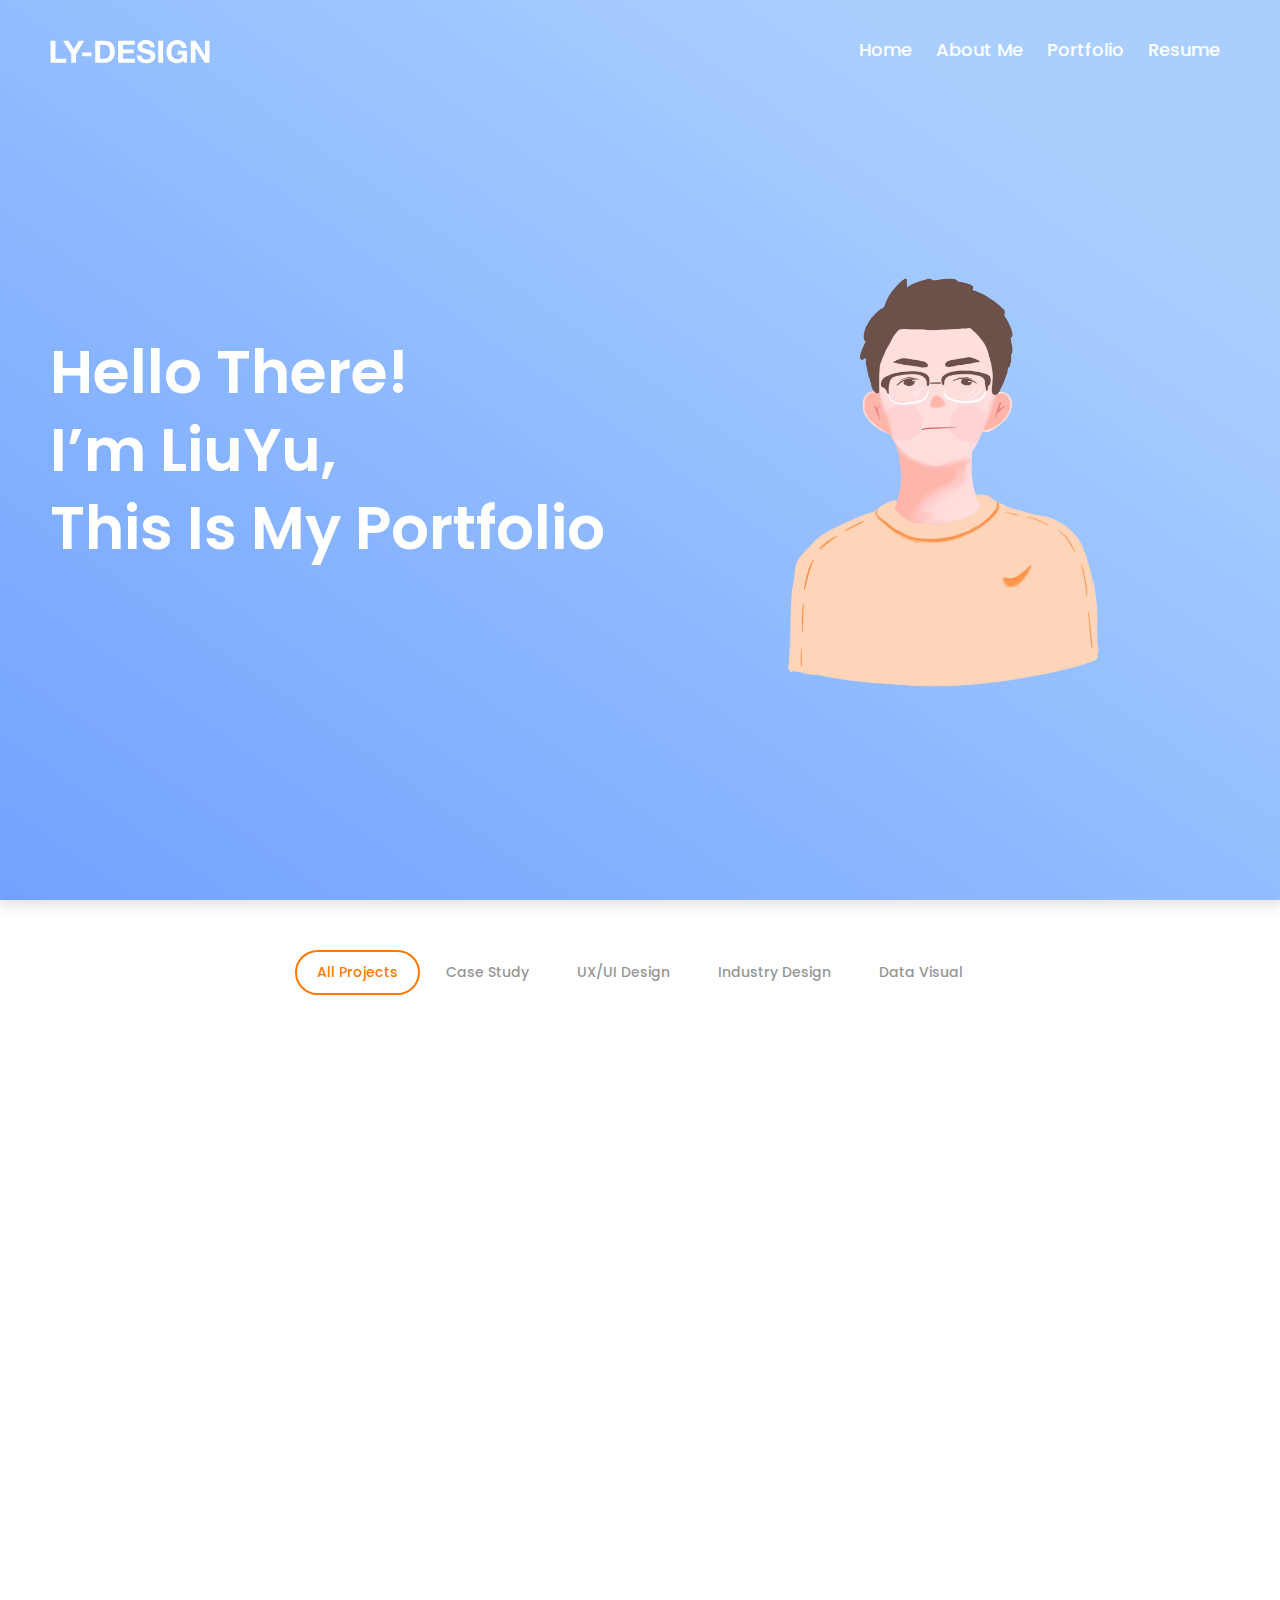
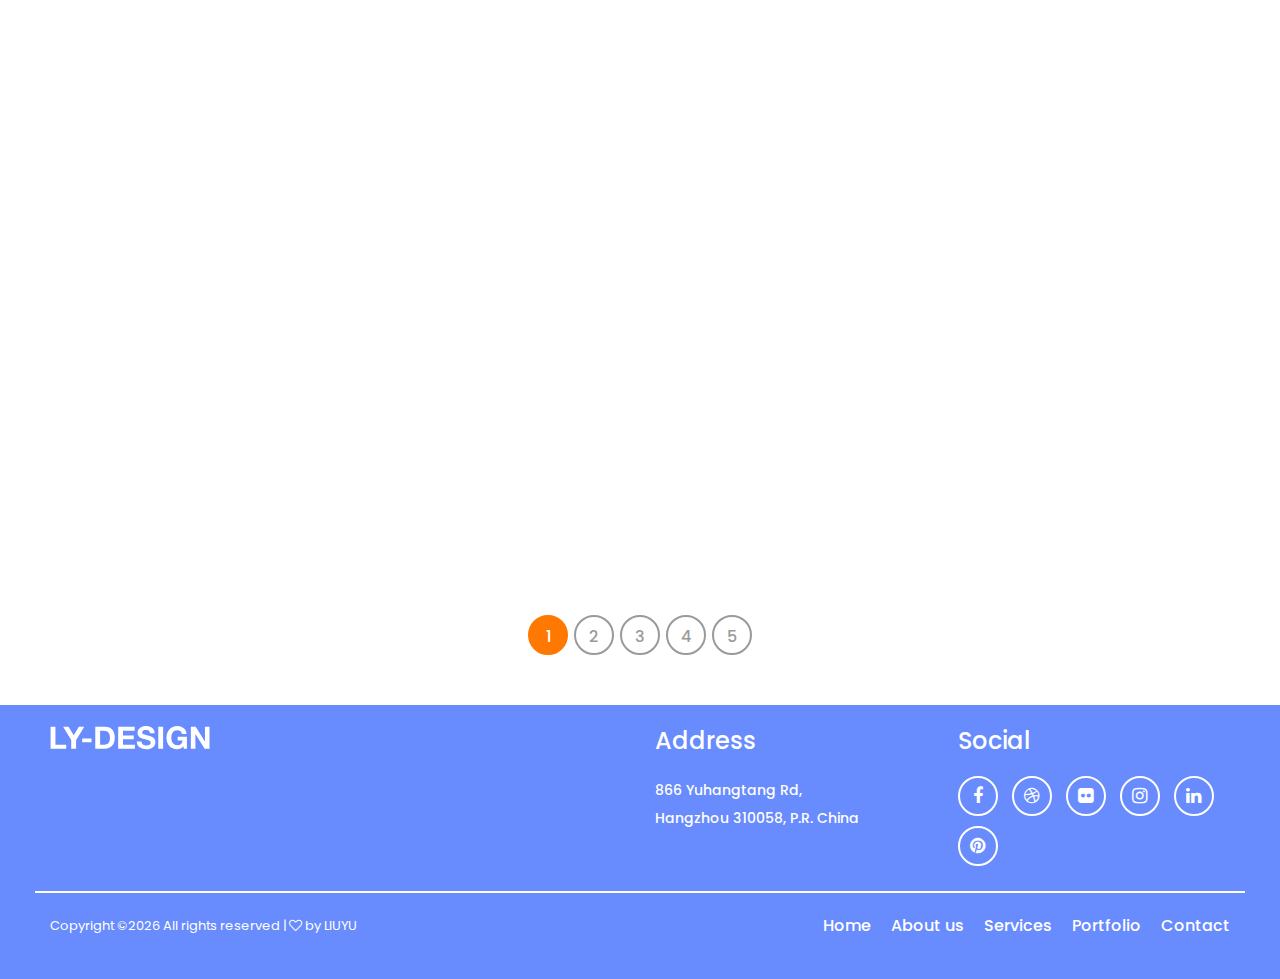
<file: liuyu design/portfolio.html>
<!DOCTYPE html>
<html lang="en">

<head>
    <meta charset="UTF-8">
    <meta name="description" content="">
    <meta http-equiv="X-UA-Compatible" content="IE=edge">
    <meta name="viewport" content="width=device-width, initial-scale=1, shrink-to-fit=no">
    <!-- The above 4 meta tags *must* come first in the head; any other head content must come *after* these tags -->

    <!-- Title -->
    <title>Pixel - Digital Agency HTML Template</title>

    <!-- Favicon -->
    <link rel="icon" href="img/core-img/favicon.ico">

    <!-- Stylesheet -->
    <link rel="stylesheet" href="style.css">

</head>

<body>
    <!-- Preloader -->
    <div class="preloader d-flex align-items-center justify-content-center">
        <div class="lds-ellipsis">
            <div></div>
            <div></div>
            <div></div>
            <div></div>
        </div>
    </div>

    <!-- ##### Header Area Start ##### -->
    <header class="header-area">
        <!-- Navbar Area -->
        <div class="pixel-main-menu" id="sticker">
            <div class="classy-nav-container breakpoint-off">
                <div class="container-fluid">
                    <!-- Menu -->
                    <nav class="classy-navbar justify-content-between" id="pixelNav">

                        <!-- Nav brand -->
                        <a href="index.html" class="nav-brand">
                                <svg width="160px" height="25px" viewBox="0 0 207 31" version="1.1" xmlns="http://www.w3.org/2000/svg" xmlns:xlink="http://www.w3.org/1999/xlink">
                                    <g id="Page-1" stroke="none" stroke-width="1" fill="none" fill-rule="evenodd">
                                        <g id="Desktop-HD" transform="translate(-182.000000, -82.000000)" fill="#FFFFFF">
                                            <path d="M182.76,83.44 L189.04,83.44 L189.04,106.72 L202.96,106.72 L202.96,112 L182.76,112 L182.76,83.44 Z M209.44,100.88 L198.96,83.44 L206,83.44 L212.68,94.72 L219.32,83.44 L226.32,83.44 L215.72,101.04 L215.72,112 L209.44,112 L209.44,100.88 Z M223.64,98.64 L235.68,98.64 L235.68,103.52 L223.64,103.52 L223.64,98.64 Z M246.84,106.72 L252.44,106.72 C253.346671,106.72 254.226662,106.573335 255.08,106.28 C255.933338,105.986665 256.69333,105.500003 257.36,104.82 C258.02667,104.139997 258.559998,103.253339 258.96,102.16 C259.360002,101.066661 259.56,99.7333412 259.56,98.16 C259.56,96.7199928 259.420001,95.4200058 259.14,94.26 C258.859999,93.0999942 258.400003,92.1066708 257.76,91.28 C257.119997,90.4533292 256.273339,89.8200022 255.22,89.38 C254.166661,88.9399978 252.866674,88.72 251.32,88.72 L246.84,88.72 L246.84,106.72 Z M240.56,83.44 L252.88,83.44 C254.720009,83.44 256.433325,83.7333304 258.02,84.32 C259.606675,84.9066696 260.979994,85.7866608 262.14,86.96 C263.300006,88.1333392 264.206663,89.5999912 264.86,91.36 C265.513337,93.1200088 265.84,95.1866548 265.84,97.56 C265.84,99.6400104 265.573336,101.559991 265.04,103.32 C264.506664,105.080009 263.700005,106.599994 262.62,107.88 C261.539995,109.160006 260.193341,110.166663 258.58,110.9 C256.966659,111.633337 255.066678,112 252.88,112 L240.56,112 L240.56,83.44 Z M270.2,83.44 L291.56,83.44 L291.56,88.72 L276.48,88.72 L276.48,94.84 L290.32,94.84 L290.32,99.72 L276.48,99.72 L276.48,106.72 L291.88,106.72 L291.88,112 L270.2,112 L270.2,83.44 Z M300.4,102.52 C300.4,103.480005 300.573332,104.29333 300.92,104.96 C301.266668,105.62667 301.726664,106.166665 302.3,106.58 C302.873336,106.993335 303.546663,107.299999 304.32,107.5 C305.093337,107.700001 305.893329,107.8 306.72,107.8 C307.280003,107.8 307.879997,107.753334 308.52,107.66 C309.160003,107.566666 309.759997,107.386668 310.32,107.12 C310.880003,106.853332 311.346665,106.486669 311.72,106.02 C312.093335,105.553331 312.28,104.960004 312.28,104.24 C312.28,103.466663 312.033336,102.840002 311.54,102.36 C311.046664,101.879998 310.400004,101.480002 309.6,101.16 C308.799996,100.839998 307.893338,100.560001 306.88,100.32 C305.866662,100.079999 304.840005,99.8133348 303.8,99.52 C302.733328,99.253332 301.693338,98.9266686 300.68,98.54 C299.666662,98.1533314 298.760004,97.6533364 297.96,97.04 C297.159996,96.4266636 296.513336,95.6600046 296.02,94.74 C295.526664,93.8199954 295.28,92.7066732 295.28,91.4 C295.28,89.933326 295.59333,88.6600054 296.22,87.58 C296.84667,86.4999946 297.666662,85.6000036 298.68,84.88 C299.693338,84.1599964 300.839994,83.6266684 302.12,83.28 C303.400006,82.9333316 304.679994,82.76 305.96,82.76 C307.453341,82.76 308.88666,82.926665 310.26,83.26 C311.63334,83.593335 312.853328,84.1333296 313.92,84.88 C314.986672,85.6266704 315.83333,86.5799942 316.46,87.74 C317.08667,88.9000058 317.4,90.3066584 317.4,91.96 L311.32,91.96 C311.266666,91.1066624 311.086668,90.4000028 310.78,89.84 C310.473332,89.2799972 310.066669,88.8400016 309.56,88.52 C309.053331,88.1999984 308.473337,87.973334 307.82,87.84 C307.166663,87.706666 306.453337,87.64 305.68,87.64 C305.173331,87.64 304.666669,87.6933328 304.16,87.8 C303.653331,87.9066672 303.193335,88.093332 302.78,88.36 C302.366665,88.626668 302.026668,88.959998 301.76,89.36 C301.493332,89.760002 301.36,90.2666636 301.36,90.88 C301.36,91.4400028 301.466666,91.8933316 301.68,92.24 C301.893334,92.5866684 302.31333,92.9066652 302.94,93.2 C303.56667,93.4933348 304.433328,93.7866652 305.54,94.08 C306.646672,94.3733348 308.093324,94.7466644 309.88,95.2 C310.413336,95.3066672 311.153329,95.4999986 312.1,95.78 C313.046671,96.0600014 313.986662,96.5066636 314.92,97.12 C315.853338,97.7333364 316.659997,98.5533282 317.34,99.58 C318.020003,100.606672 318.36,101.919992 318.36,103.52 C318.36,104.826673 318.106669,106.039994 317.6,107.16 C317.093331,108.280006 316.340005,109.246663 315.34,110.06 C314.339995,110.873337 313.100007,111.506664 311.62,111.96 C310.139993,112.413336 308.426676,112.64 306.48,112.64 C304.906659,112.64 303.380007,112.446669 301.9,112.06 C300.419993,111.673331 299.113339,111.066671 297.98,110.24 C296.846661,109.413329 295.94667,108.360006 295.28,107.08 C294.61333,105.799994 294.293333,104.280009 294.32,102.52 L300.4,102.52 Z M322.08,83.44 L328.36,83.44 L328.36,112 L322.08,112 L322.08,83.44 Z M354.52,108.76 C353.399994,110.200007 352.160007,111.206664 350.8,111.78 C349.439993,112.353336 348.066674,112.64 346.68,112.64 C344.493322,112.64 342.526675,112.260004 340.78,111.5 C339.033325,110.739996 337.560006,109.69334 336.36,108.36 C335.159994,107.02666 334.240003,105.460009 333.6,103.66 C332.959997,101.859991 332.64,99.9200104 332.64,97.84 C332.64,95.706656 332.959997,93.7266758 333.6,91.9 C334.240003,90.0733242 335.159994,88.4800068 336.36,87.12 C337.560006,85.7599932 339.033325,84.6933372 340.78,83.92 C342.526675,83.1466628 344.493322,82.76 346.68,82.76 C348.146674,82.76 349.56666,82.9799978 350.94,83.42 C352.31334,83.8600022 353.553328,84.5066624 354.66,85.36 C355.766672,86.2133376 356.679996,87.2666604 357.4,88.52 C358.120004,89.7733396 358.559999,91.2133252 358.72,92.84 L352.72,92.84 C352.346665,91.239992 351.626672,90.040004 350.56,89.24 C349.493328,88.439996 348.200008,88.04 346.68,88.04 C345.26666,88.04 344.066672,88.3133306 343.08,88.86 C342.093328,89.4066694 341.293336,90.1399954 340.68,91.06 C340.066664,91.9800046 339.620001,93.0266608 339.34,94.2 C339.059999,95.3733392 338.92,96.5866604 338.92,97.84 C338.92,99.040006 339.059999,100.206661 339.34,101.34 C339.620001,102.473339 340.066664,103.493329 340.68,104.4 C341.293336,105.306671 342.093328,106.033331 343.08,106.58 C344.066672,107.126669 345.26666,107.4 346.68,107.4 C348.76001,107.4 350.366661,106.873339 351.5,105.82 C352.633339,104.766661 353.293332,103.24001 353.48,101.24 L347.16,101.24 L347.16,96.56 L359.16,96.56 L359.16,112 L355.16,112 L354.52,108.76 Z M364.24,83.44 L370.48,83.44 L382.4,102.6 L382.48,102.6 L382.48,83.44 L388.36,83.44 L388.36,112 L382.08,112 L370.2,92.88 L370.12,92.88 L370.12,112 L364.24,112 L364.24,83.44 Z" id="LY-DESIGN"></path>
                                        </g>
                                    </g>
                                </svg></a>

                        <!-- Navbar Toggler -->
                        <div class="classy-navbar-toggler">
                            <span class="navbarToggler"><span></span><span></span><span></span></span>
                        </div>

                        <!-- Menu -->
                        <div class="classy-menu">

                            <!-- Close Button -->
                            <div class="classycloseIcon">
                                <div class="cross-wrap"><span class="top"></span><span class="bottom"></span></div>
                            </div>

                            <!-- Nav Start -->
                            <div class="classynav">
                                <ul>
                                    <li><a href="index.html">Home</a></li>
                                    <li><a href="services.html">About Me</a></li>
                                    <li><a href="portfolio.html">Portfolio</a>
                                    </li>
                                    <li><a href="contact.html">Resume</a></li>
                                </ul>

                                <!-- Top Social Info -->
                                <!-- <div class="top-social-info ml-5">
                                        <a href="#"><i class="fa fa-facebook"></i></a>
                                        <a href="#"><i class="fa fa-dribbble"></i></a>
                                        <a href="#"><i class="fa fa-flickr"></i></a>
                                        <a href="#"><i class="fa fa-instagram"></i></a>
                                        <a href="#"><i class="fa fa-linkedin"></i></a>
                                        <a href="#"><i class="fa fa-pinterest"></i></a>
                                </div> -->
                            </div>
                            <!-- Nav End -->
                            
                        </div>
                    </nav>
                </div>
            </div>
        </div>
        
    </header>
    <!-- ##### Header Area End ##### -->

    <!-- ##### Breadcrumb Area Start ##### -->
    <section class="breadcrumb-area bg-img bg-overlay jarallax" >
        <div class="container-fluid h-100">
            <div class="row h-100 align-items-center">
                <div class="col-lg-6 col-md-12 col-sm-12">
                    <div class="breadcrumb-content">
                        <h2>Hello there!<br>
                                I’m LiuYu,<br>
                                This is my portfolio
                            </h2>
                    </div>
                </div>
                <div class="col-6 my_photo">
                    <img src="img/本人肖像.png" alt="my photo">
                </div>
            </div>
        </div>
    </section>
    <!-- ##### Breadcrumb Area End ##### -->

    <!-- ##### Portfolio Area Start ###### -->
    <div class="pixel-portfolio-area section-padding-50">
        <!-- Portfolio Menu -->
        <div class="pixel-projects-menu">
            <div class="text-center portfolio-menu">
                <button class="btn active" data-filter="*">All Projects</button>
                <button class="btn" data-filter=".visual">Case Study</button>
                <button class="btn" data-filter=".web">UX/UI Design</button>
                <button class="btn" data-filter=".web">Industry Design</button>
                <button class="btn" data-filter=".add">Data Visual</button>
            </div>
        </div>

        <div class="pixel-portfolio">

            <!-- Single gallery Item -->
            <div class="single_gallery_item visual wow fadeInUp" data-wow-delay="0.2s">
                <img src="img/bg-img/5.jpg" alt="">
                <div class="hover-content text-center d-flex align-items-center justify-content-center">
                    <div class="hover-text">
                        <a href="work-single.html" class="zoom-img"><i class="fa fa-eye" aria-hidden="true"></i></a>
                        <h4>Branding Identity</h4>
                    </div>
                </div>
            </div>

            <!-- Single gallery Item -->
            <div class="single_gallery_item add wow fadeInUp" data-wow-delay="0.4s">
                <img src="img/bg-img/6.jpg" alt="">
                <div class="hover-content text-center d-flex align-items-center justify-content-center">
                    <div class="hover-text">
                        <a href="img/bg-img/5.jpg" class="zoom-img"><i class="fa fa-eye" aria-hidden="true"></i></a>
                        <h4>Branding Identity</h4>
                    </div>
                </div>
            </div>

            <!-- Single gallery Item -->
            <div class="single_gallery_item web wow fadeInUp" data-wow-delay="0.6s">
                <img src="img/bg-img/7.jpg" alt="">
                <div class="hover-content text-center d-flex align-items-center justify-content-center">
                    <div class="hover-text">
                        <a href="img/bg-img/5.jpg" class="zoom-img"><i class="fa fa-eye" aria-hidden="true"></i></a>
                        <h4>Branding Identity</h4>
                    </div>
                </div>
            </div>

            <!-- Single gallery Item -->
            <div class="single_gallery_item visual wow fadeInUp" data-wow-delay="0.2s">
                <img src="img/bg-img/9.jpg" alt="">
                <div class="hover-content text-center d-flex align-items-center justify-content-center">
                    <div class="hover-text">
                        <a href="img/bg-img/5.jpg" class="zoom-img"><i class="fa fa-eye" aria-hidden="true"></i></a>
                        <h4>Branding Identity</h4>
                    </div>
                </div>
            </div>

            <!-- Single gallery Item -->
            <div class="single_gallery_item add wow fadeInUp" data-wow-delay="0.4s">
                <img src="img/bg-img/10.jpg" alt="">
                <div class="hover-content text-center d-flex align-items-center justify-content-center">
                    <div class="hover-text">
                        <a href="img/bg-img/5.jpg" class="zoom-img"><i class="fa fa-eye" aria-hidden="true"></i></a>
                        <h4>Branding Identity</h4>
                    </div>
                </div>
            </div>

            <!-- Single gallery Item -->
            <div class="single_gallery_item web wow fadeInUp" data-wow-delay="0.6s">
                <img src="img/bg-img/11.jpg" alt="">
                <div class="hover-content text-center d-flex align-items-center justify-content-center">
                    <div class="hover-text">
                        <a href="img/bg-img/5.jpg" class="zoom-img"><i class="fa fa-eye" aria-hidden="true"></i></a>
                        <h4>Branding Identity</h4>
                    </div>
                </div>
            </div>

          

        </div>

        <!-- Pagination -->
        <div class="container-fluid">
            <nav aria-label="Page navigation">
                <ul class="pagination mt-100 justify-content-center">
                    <li class="page-item active"><a class="page-link" href="#">1</a></li>
                    <li class="page-item"><a class="page-link" href="#">2</a></li>
                    <li class="page-item"><a class="page-link" href="#">3</a></li>
                    <li class="page-item"><a class="page-link" href="#">4</a></li>
                    <li class="page-item"><a class="page-link" href="#">5</a></li>
                </ul>
            </nav>
        </div>
    </div>
    <!-- ##### Portfolio Area End ###### -->

    <!-- ##### Footer Area Start ##### -->
    <footer class="footer-area section-padding-20">
        <div class="container-fluid">
            <div class="row justify-content-between">

                <!-- Single Footer Widget -->
                <div class="col-12 col-sm-6 col-md-3">
                    <div class="single-footer-widget mb-15">
                        <!-- Footer Logo -->
                        <a href="index.html" class="footer-logo">
                                <svg width="160px" height="25px" viewBox="0 0 207 31" version="1.1" xmlns="http://www.w3.org/2000/svg" xmlns:xlink="http://www.w3.org/1999/xlink">
                                    <g id="Page-1" stroke="none" stroke-width="1" fill="none" fill-rule="evenodd">
                                        <g id="Desktop-HD" transform="translate(-182.000000, -82.000000)" fill="#FFFFFF">
                                            <path d="M182.76,83.44 L189.04,83.44 L189.04,106.72 L202.96,106.72 L202.96,112 L182.76,112 L182.76,83.44 Z M209.44,100.88 L198.96,83.44 L206,83.44 L212.68,94.72 L219.32,83.44 L226.32,83.44 L215.72,101.04 L215.72,112 L209.44,112 L209.44,100.88 Z M223.64,98.64 L235.68,98.64 L235.68,103.52 L223.64,103.52 L223.64,98.64 Z M246.84,106.72 L252.44,106.72 C253.346671,106.72 254.226662,106.573335 255.08,106.28 C255.933338,105.986665 256.69333,105.500003 257.36,104.82 C258.02667,104.139997 258.559998,103.253339 258.96,102.16 C259.360002,101.066661 259.56,99.7333412 259.56,98.16 C259.56,96.7199928 259.420001,95.4200058 259.14,94.26 C258.859999,93.0999942 258.400003,92.1066708 257.76,91.28 C257.119997,90.4533292 256.273339,89.8200022 255.22,89.38 C254.166661,88.9399978 252.866674,88.72 251.32,88.72 L246.84,88.72 L246.84,106.72 Z M240.56,83.44 L252.88,83.44 C254.720009,83.44 256.433325,83.7333304 258.02,84.32 C259.606675,84.9066696 260.979994,85.7866608 262.14,86.96 C263.300006,88.1333392 264.206663,89.5999912 264.86,91.36 C265.513337,93.1200088 265.84,95.1866548 265.84,97.56 C265.84,99.6400104 265.573336,101.559991 265.04,103.32 C264.506664,105.080009 263.700005,106.599994 262.62,107.88 C261.539995,109.160006 260.193341,110.166663 258.58,110.9 C256.966659,111.633337 255.066678,112 252.88,112 L240.56,112 L240.56,83.44 Z M270.2,83.44 L291.56,83.44 L291.56,88.72 L276.48,88.72 L276.48,94.84 L290.32,94.84 L290.32,99.72 L276.48,99.72 L276.48,106.72 L291.88,106.72 L291.88,112 L270.2,112 L270.2,83.44 Z M300.4,102.52 C300.4,103.480005 300.573332,104.29333 300.92,104.96 C301.266668,105.62667 301.726664,106.166665 302.3,106.58 C302.873336,106.993335 303.546663,107.299999 304.32,107.5 C305.093337,107.700001 305.893329,107.8 306.72,107.8 C307.280003,107.8 307.879997,107.753334 308.52,107.66 C309.160003,107.566666 309.759997,107.386668 310.32,107.12 C310.880003,106.853332 311.346665,106.486669 311.72,106.02 C312.093335,105.553331 312.28,104.960004 312.28,104.24 C312.28,103.466663 312.033336,102.840002 311.54,102.36 C311.046664,101.879998 310.400004,101.480002 309.6,101.16 C308.799996,100.839998 307.893338,100.560001 306.88,100.32 C305.866662,100.079999 304.840005,99.8133348 303.8,99.52 C302.733328,99.253332 301.693338,98.9266686 300.68,98.54 C299.666662,98.1533314 298.760004,97.6533364 297.96,97.04 C297.159996,96.4266636 296.513336,95.6600046 296.02,94.74 C295.526664,93.8199954 295.28,92.7066732 295.28,91.4 C295.28,89.933326 295.59333,88.6600054 296.22,87.58 C296.84667,86.4999946 297.666662,85.6000036 298.68,84.88 C299.693338,84.1599964 300.839994,83.6266684 302.12,83.28 C303.400006,82.9333316 304.679994,82.76 305.96,82.76 C307.453341,82.76 308.88666,82.926665 310.26,83.26 C311.63334,83.593335 312.853328,84.1333296 313.92,84.88 C314.986672,85.6266704 315.83333,86.5799942 316.46,87.74 C317.08667,88.9000058 317.4,90.3066584 317.4,91.96 L311.32,91.96 C311.266666,91.1066624 311.086668,90.4000028 310.78,89.84 C310.473332,89.2799972 310.066669,88.8400016 309.56,88.52 C309.053331,88.1999984 308.473337,87.973334 307.82,87.84 C307.166663,87.706666 306.453337,87.64 305.68,87.64 C305.173331,87.64 304.666669,87.6933328 304.16,87.8 C303.653331,87.9066672 303.193335,88.093332 302.78,88.36 C302.366665,88.626668 302.026668,88.959998 301.76,89.36 C301.493332,89.760002 301.36,90.2666636 301.36,90.88 C301.36,91.4400028 301.466666,91.8933316 301.68,92.24 C301.893334,92.5866684 302.31333,92.9066652 302.94,93.2 C303.56667,93.4933348 304.433328,93.7866652 305.54,94.08 C306.646672,94.3733348 308.093324,94.7466644 309.88,95.2 C310.413336,95.3066672 311.153329,95.4999986 312.1,95.78 C313.046671,96.0600014 313.986662,96.5066636 314.92,97.12 C315.853338,97.7333364 316.659997,98.5533282 317.34,99.58 C318.020003,100.606672 318.36,101.919992 318.36,103.52 C318.36,104.826673 318.106669,106.039994 317.6,107.16 C317.093331,108.280006 316.340005,109.246663 315.34,110.06 C314.339995,110.873337 313.100007,111.506664 311.62,111.96 C310.139993,112.413336 308.426676,112.64 306.48,112.64 C304.906659,112.64 303.380007,112.446669 301.9,112.06 C300.419993,111.673331 299.113339,111.066671 297.98,110.24 C296.846661,109.413329 295.94667,108.360006 295.28,107.08 C294.61333,105.799994 294.293333,104.280009 294.32,102.52 L300.4,102.52 Z M322.08,83.44 L328.36,83.44 L328.36,112 L322.08,112 L322.08,83.44 Z M354.52,108.76 C353.399994,110.200007 352.160007,111.206664 350.8,111.78 C349.439993,112.353336 348.066674,112.64 346.68,112.64 C344.493322,112.64 342.526675,112.260004 340.78,111.5 C339.033325,110.739996 337.560006,109.69334 336.36,108.36 C335.159994,107.02666 334.240003,105.460009 333.6,103.66 C332.959997,101.859991 332.64,99.9200104 332.64,97.84 C332.64,95.706656 332.959997,93.7266758 333.6,91.9 C334.240003,90.0733242 335.159994,88.4800068 336.36,87.12 C337.560006,85.7599932 339.033325,84.6933372 340.78,83.92 C342.526675,83.1466628 344.493322,82.76 346.68,82.76 C348.146674,82.76 349.56666,82.9799978 350.94,83.42 C352.31334,83.8600022 353.553328,84.5066624 354.66,85.36 C355.766672,86.2133376 356.679996,87.2666604 357.4,88.52 C358.120004,89.7733396 358.559999,91.2133252 358.72,92.84 L352.72,92.84 C352.346665,91.239992 351.626672,90.040004 350.56,89.24 C349.493328,88.439996 348.200008,88.04 346.68,88.04 C345.26666,88.04 344.066672,88.3133306 343.08,88.86 C342.093328,89.4066694 341.293336,90.1399954 340.68,91.06 C340.066664,91.9800046 339.620001,93.0266608 339.34,94.2 C339.059999,95.3733392 338.92,96.5866604 338.92,97.84 C338.92,99.040006 339.059999,100.206661 339.34,101.34 C339.620001,102.473339 340.066664,103.493329 340.68,104.4 C341.293336,105.306671 342.093328,106.033331 343.08,106.58 C344.066672,107.126669 345.26666,107.4 346.68,107.4 C348.76001,107.4 350.366661,106.873339 351.5,105.82 C352.633339,104.766661 353.293332,103.24001 353.48,101.24 L347.16,101.24 L347.16,96.56 L359.16,96.56 L359.16,112 L355.16,112 L354.52,108.76 Z M364.24,83.44 L370.48,83.44 L382.4,102.6 L382.48,102.6 L382.48,83.44 L388.36,83.44 L388.36,112 L382.08,112 L370.2,92.88 L370.12,92.88 L370.12,112 L364.24,112 L364.24,83.44 Z" id="LY-DESIGN"></path>
                                        </g>
                                    </g>
                                </svg>
                        </a>
                    </div>
                </div>

                <!-- Single Footer Widget -->
                <div class="col-md-9 col-lg-6 col-xl-6">
                    <div class="row">
                        <!-- Single Footer Widget -->
                        <div class="col-sm-6">
                            <div class="single-footer-widget mb-15">
                                <h5 class="widget-title">Address</h5>
                                <p>866 Yuhangtang Rd,<br> Hangzhou 310058, P.R. China</p>
                            </div>
                        </div>

                        <!-- Single Footer Widget -->
                        <div class="col-sm-6">
                            <div class="single-footer-widget mb-15">
                                <h5 class="widget-title">Social</h5>
                                <div class="footer-social-info">
                                    <a href="#"><i class="fa fa-facebook"></i></a>
                                    <a href="#"><i class="fa fa-dribbble"></i></a>
                                    <a href="#"><i class="fa fa-flickr"></i></a>
                                    <a href="#"><i class="fa fa-instagram"></i></a>
                                    <a href="#"><i class="fa fa-linkedin"></i></a>
                                    <a href="#"><i class="fa fa-pinterest"></i></a>
                                </div>
                            </div>
                        </div>
                    </div>
                </div>
            </div>
        </div>

         <!-- Copywrite Area -->
         <div class="copywrite-area">
                <div class="container-fluid">
                    <div class="row align-items-center">
                        <div class="col-12 col-md-6">
                            <div class="copywrite-content">
                                <!-- Copywrite Text -->
                                <p class="copywrite-text"><!-- Link back to Colorlib can't be removed. Template is licensed under CC BY 3.0. -->
    Copyright &copy;<script>document.write(new Date().getFullYear());</script> All rights reserved | <i class="fa fa-heart-o" aria-hidden="true"></i> by LIUYU
    <!-- Link back to Colorlib can't be removed. Template is licensed under CC BY 3.0. -->
    </p>
                            </div>
                        </div>
                        <div class="col-12 col-md-6">
                            <nav class="footer-nav">
                                <ul>
                                    <li><a href="#">Home</a></li>
                                    <li><a href="#">About us</a></li>
                                    <li><a href="#">Services</a></li>
                                    <li><a href="#">Portfolio</a></li>
                                    <li><a href="#">Contact</a></li>
                                </ul>
                            </nav>
                        </div>
                    </div>
                </div>
            </div>

       
    </footer>
    <!-- ##### Footer Area Start ##### -->

    <!-- ##### All Javascript Script ##### -->
    <!-- jQuery-2.2.4 js -->
    <script src="js/jquery/jquery-2.2.4.min.js"></script>
    <!-- Popper js -->
    <script src="js/bootstrap/popper.min.js"></script>
    <!-- Bootstrap js -->
    <script src="js/bootstrap/bootstrap.min.js"></script>
    <!-- All Plugins js -->
    <script src="js/plugins/plugins.js"></script>
    <!-- Active js -->
    <script src="js/active.js"></script>
</body>

</html>
</file>
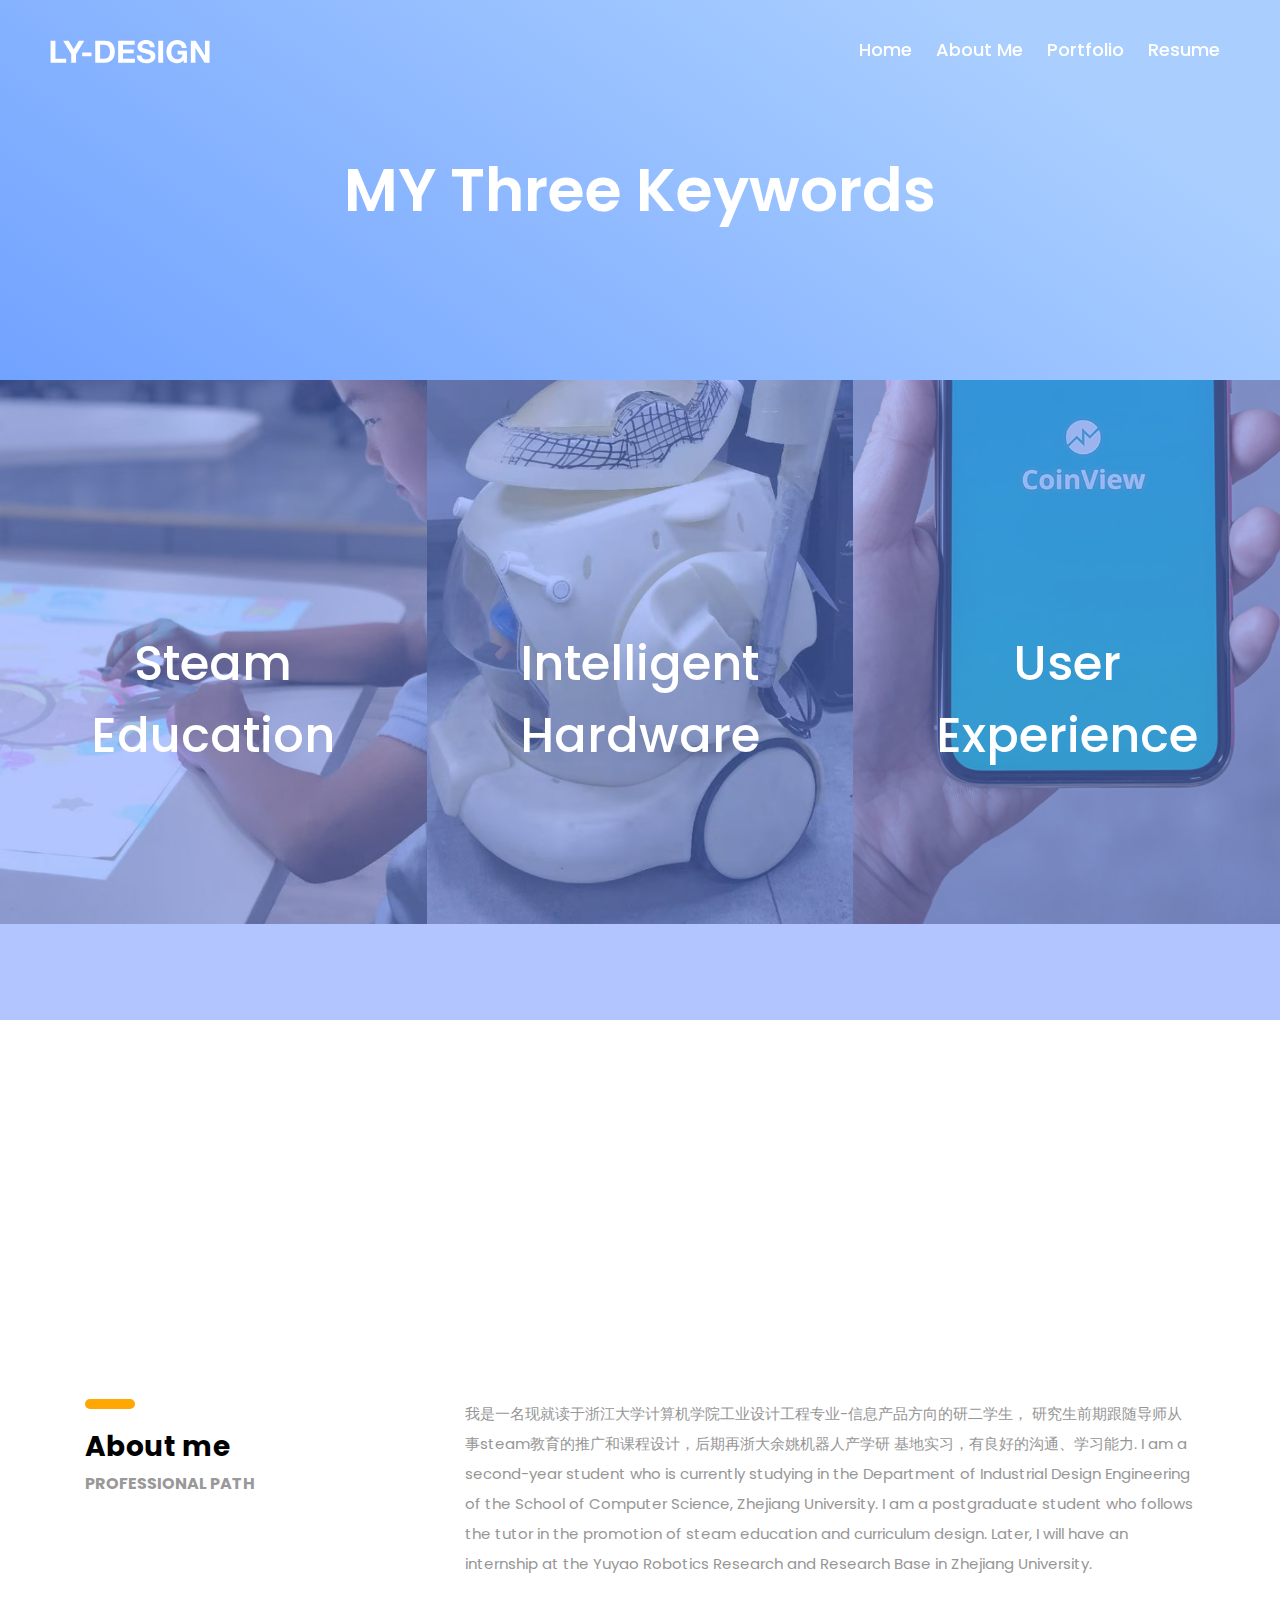
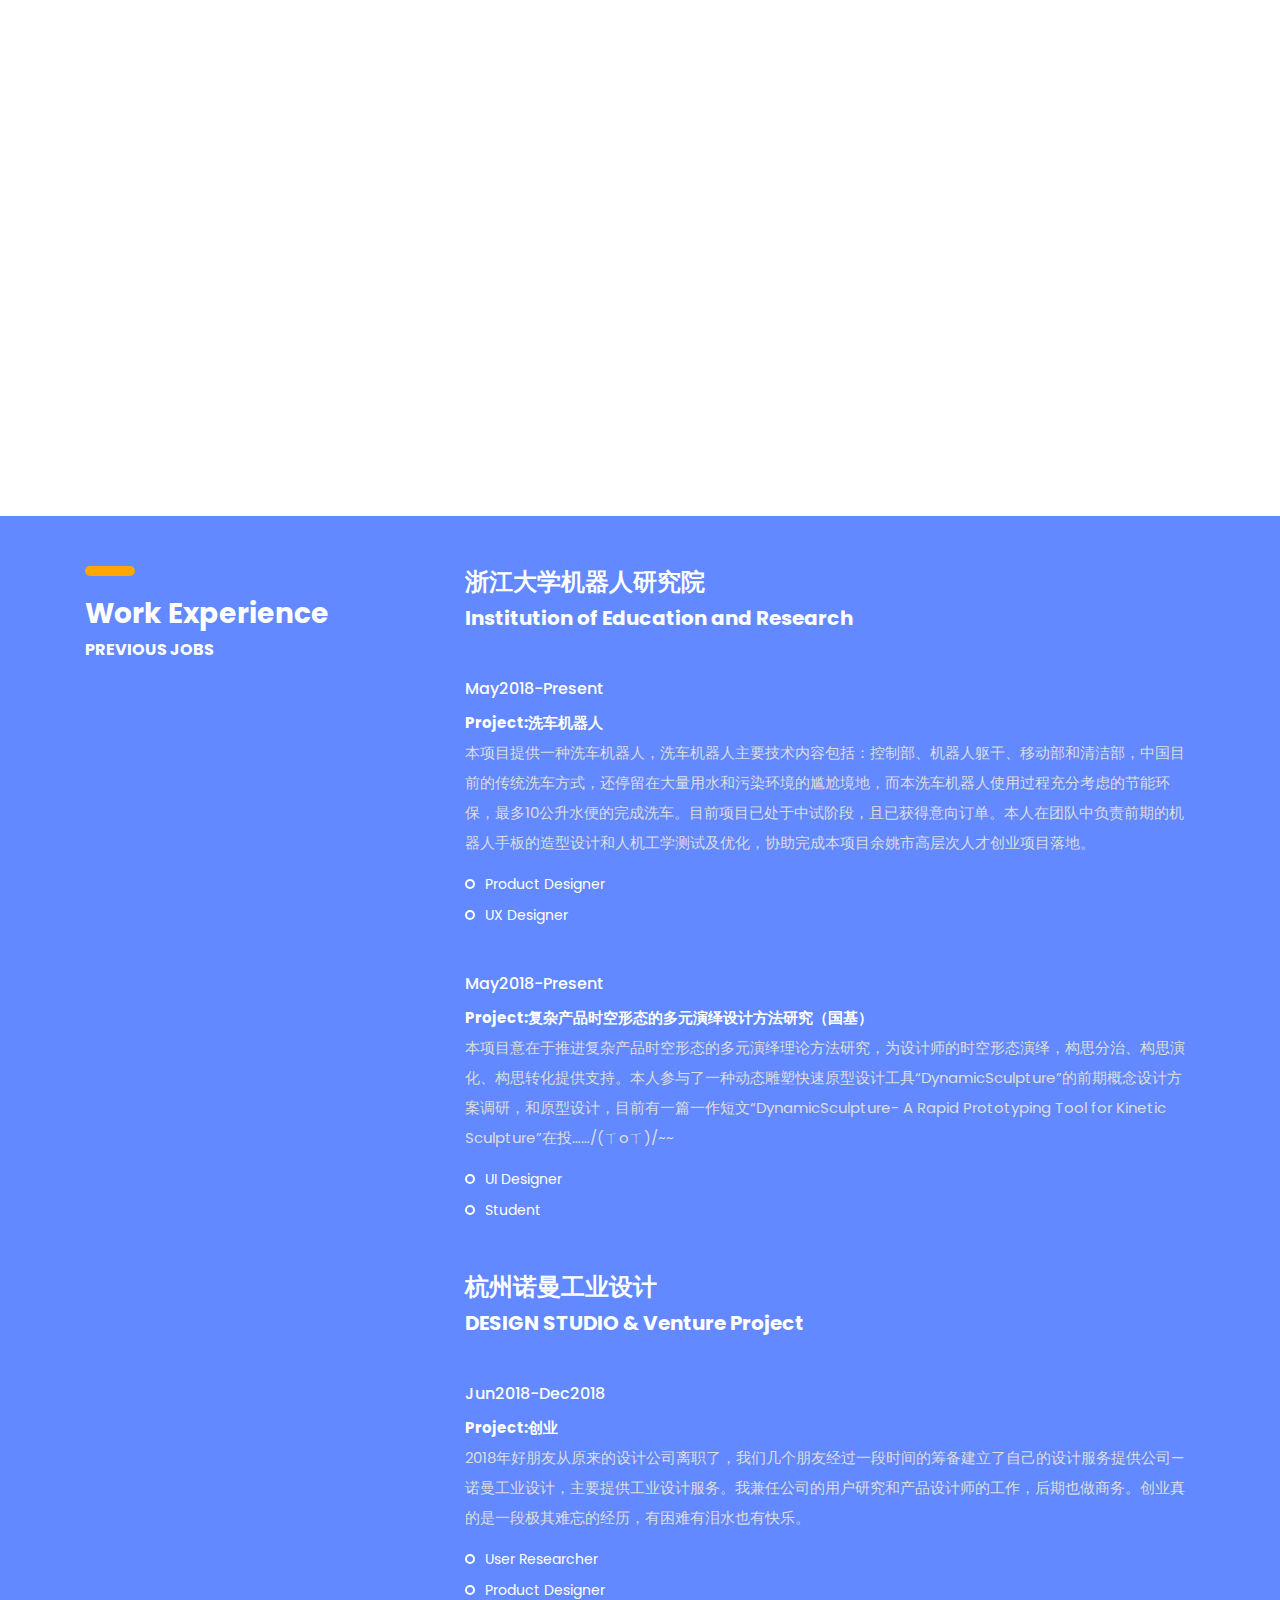
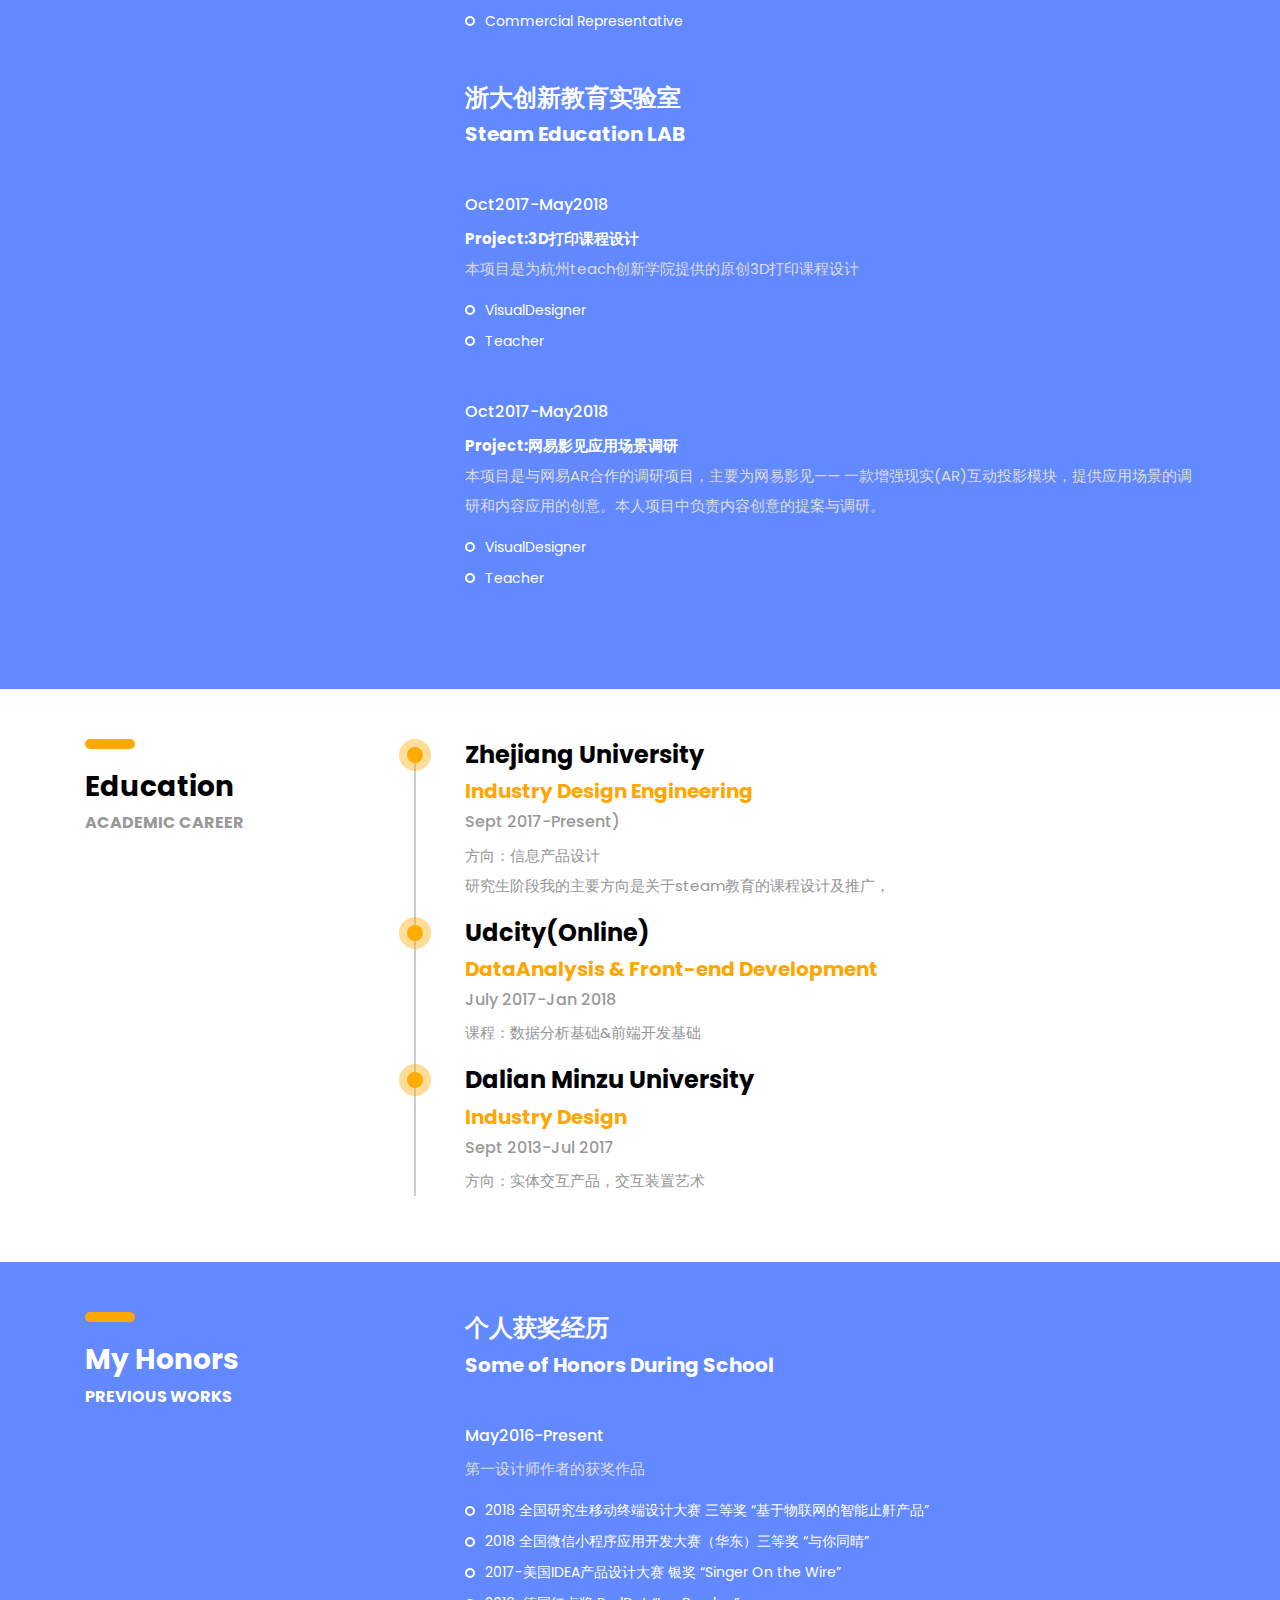
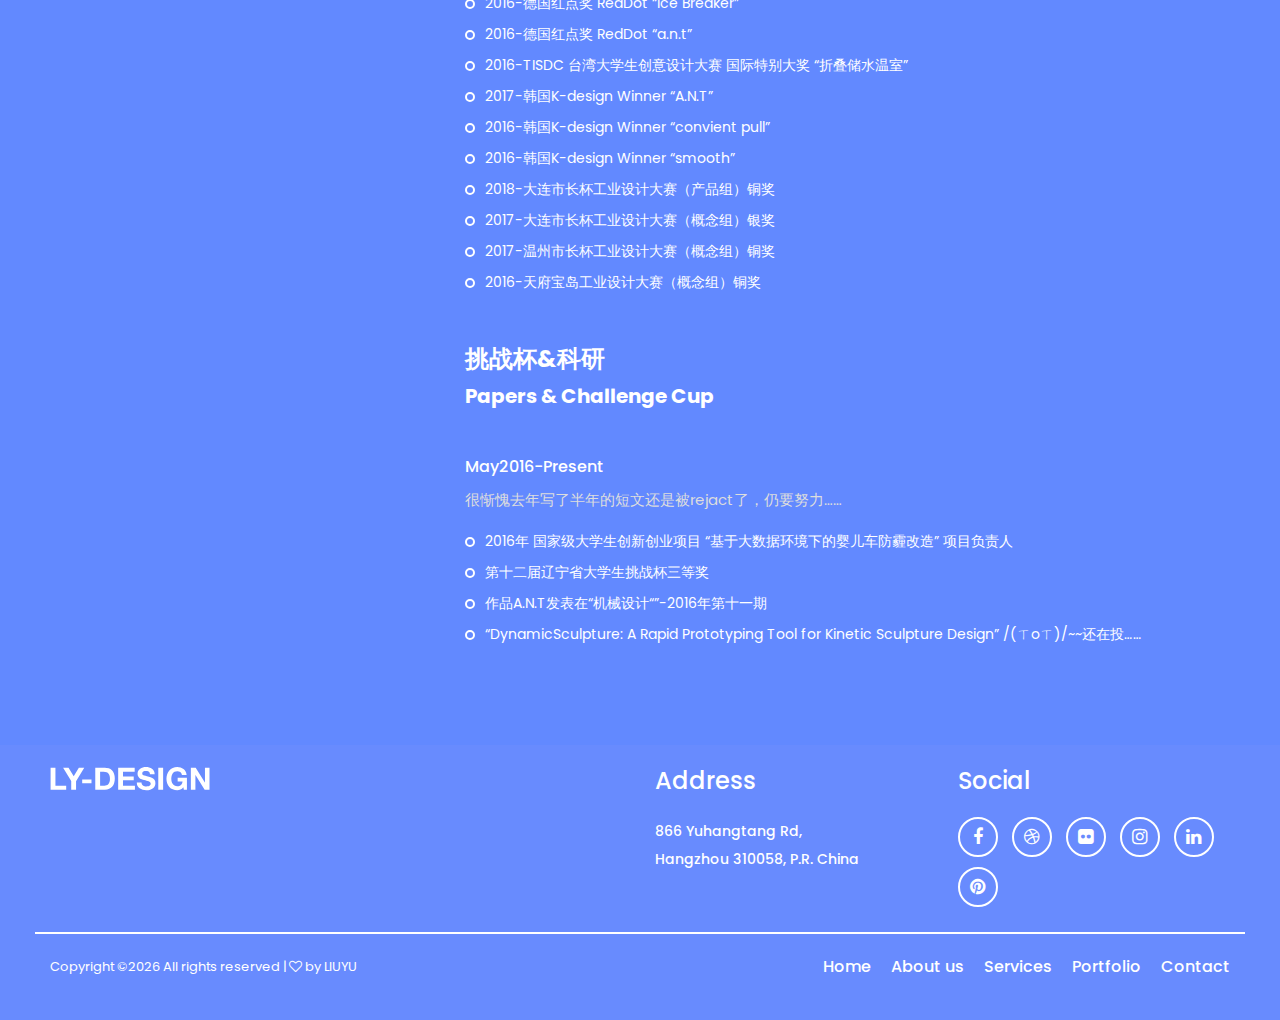
<file: liuyu design/services.html>
<!DOCTYPE html>
<html lang="en">

<head>
    <meta charset="UTF-8">
    <meta name="description" content="">
    <meta http-equiv="X-UA-Compatible" content="IE=edge">
    <meta name="viewport" content="width=device-width, initial-scale=1, shrink-to-fit=no">
    <!-- The above 4 meta tags *must* come first in the head; any other head content must come *after* these tags -->

    <!-- Title -->
    <title>Liuyu's portfoilo</title>

    <!-- Favicon -->
    <link rel="icon" href="img/core-img/favicon.ico">

    <!-- Stylesheet -->
    <link rel="stylesheet" href="style.css">

</head>

<body>
    <!-- Preloader -->
    <div class="preloader d-flex align-items-center justify-content-center">
        <div class="lds-ellipsis">
            <div></div>
            <div></div>
            <div></div>
            <div></div>
        </div>
    </div>

    <!-- ##### Header Area Start ##### -->
    <header class="header-area">
        <!-- Navbar Area -->
        <div class="pixel-main-menu" id="sticker">
            <div class="classy-nav-container breakpoint-off">
                <div class="container-fluid">
                    <!-- Menu -->
                    <nav class="classy-navbar justify-content-between" id="pixelNav">

                        <!-- Nav brand -->
                        <a href="index.html" class="nav-brand">
                            <svg width="160px" height="25px" viewBox="0 0 207 31" version="1.1" xmlns="http://www.w3.org/2000/svg" xmlns:xlink="http://www.w3.org/1999/xlink">
                                <g id="Page-1" stroke="none" stroke-width="1" fill="none" fill-rule="evenodd">
                                    <g id="Desktop-HD" transform="translate(-182.000000, -82.000000)" fill="#FFFFFF">
                                        <path d="M182.76,83.44 L189.04,83.44 L189.04,106.72 L202.96,106.72 L202.96,112 L182.76,112 L182.76,83.44 Z M209.44,100.88 L198.96,83.44 L206,83.44 L212.68,94.72 L219.32,83.44 L226.32,83.44 L215.72,101.04 L215.72,112 L209.44,112 L209.44,100.88 Z M223.64,98.64 L235.68,98.64 L235.68,103.52 L223.64,103.52 L223.64,98.64 Z M246.84,106.72 L252.44,106.72 C253.346671,106.72 254.226662,106.573335 255.08,106.28 C255.933338,105.986665 256.69333,105.500003 257.36,104.82 C258.02667,104.139997 258.559998,103.253339 258.96,102.16 C259.360002,101.066661 259.56,99.7333412 259.56,98.16 C259.56,96.7199928 259.420001,95.4200058 259.14,94.26 C258.859999,93.0999942 258.400003,92.1066708 257.76,91.28 C257.119997,90.4533292 256.273339,89.8200022 255.22,89.38 C254.166661,88.9399978 252.866674,88.72 251.32,88.72 L246.84,88.72 L246.84,106.72 Z M240.56,83.44 L252.88,83.44 C254.720009,83.44 256.433325,83.7333304 258.02,84.32 C259.606675,84.9066696 260.979994,85.7866608 262.14,86.96 C263.300006,88.1333392 264.206663,89.5999912 264.86,91.36 C265.513337,93.1200088 265.84,95.1866548 265.84,97.56 C265.84,99.6400104 265.573336,101.559991 265.04,103.32 C264.506664,105.080009 263.700005,106.599994 262.62,107.88 C261.539995,109.160006 260.193341,110.166663 258.58,110.9 C256.966659,111.633337 255.066678,112 252.88,112 L240.56,112 L240.56,83.44 Z M270.2,83.44 L291.56,83.44 L291.56,88.72 L276.48,88.72 L276.48,94.84 L290.32,94.84 L290.32,99.72 L276.48,99.72 L276.48,106.72 L291.88,106.72 L291.88,112 L270.2,112 L270.2,83.44 Z M300.4,102.52 C300.4,103.480005 300.573332,104.29333 300.92,104.96 C301.266668,105.62667 301.726664,106.166665 302.3,106.58 C302.873336,106.993335 303.546663,107.299999 304.32,107.5 C305.093337,107.700001 305.893329,107.8 306.72,107.8 C307.280003,107.8 307.879997,107.753334 308.52,107.66 C309.160003,107.566666 309.759997,107.386668 310.32,107.12 C310.880003,106.853332 311.346665,106.486669 311.72,106.02 C312.093335,105.553331 312.28,104.960004 312.28,104.24 C312.28,103.466663 312.033336,102.840002 311.54,102.36 C311.046664,101.879998 310.400004,101.480002 309.6,101.16 C308.799996,100.839998 307.893338,100.560001 306.88,100.32 C305.866662,100.079999 304.840005,99.8133348 303.8,99.52 C302.733328,99.253332 301.693338,98.9266686 300.68,98.54 C299.666662,98.1533314 298.760004,97.6533364 297.96,97.04 C297.159996,96.4266636 296.513336,95.6600046 296.02,94.74 C295.526664,93.8199954 295.28,92.7066732 295.28,91.4 C295.28,89.933326 295.59333,88.6600054 296.22,87.58 C296.84667,86.4999946 297.666662,85.6000036 298.68,84.88 C299.693338,84.1599964 300.839994,83.6266684 302.12,83.28 C303.400006,82.9333316 304.679994,82.76 305.96,82.76 C307.453341,82.76 308.88666,82.926665 310.26,83.26 C311.63334,83.593335 312.853328,84.1333296 313.92,84.88 C314.986672,85.6266704 315.83333,86.5799942 316.46,87.74 C317.08667,88.9000058 317.4,90.3066584 317.4,91.96 L311.32,91.96 C311.266666,91.1066624 311.086668,90.4000028 310.78,89.84 C310.473332,89.2799972 310.066669,88.8400016 309.56,88.52 C309.053331,88.1999984 308.473337,87.973334 307.82,87.84 C307.166663,87.706666 306.453337,87.64 305.68,87.64 C305.173331,87.64 304.666669,87.6933328 304.16,87.8 C303.653331,87.9066672 303.193335,88.093332 302.78,88.36 C302.366665,88.626668 302.026668,88.959998 301.76,89.36 C301.493332,89.760002 301.36,90.2666636 301.36,90.88 C301.36,91.4400028 301.466666,91.8933316 301.68,92.24 C301.893334,92.5866684 302.31333,92.9066652 302.94,93.2 C303.56667,93.4933348 304.433328,93.7866652 305.54,94.08 C306.646672,94.3733348 308.093324,94.7466644 309.88,95.2 C310.413336,95.3066672 311.153329,95.4999986 312.1,95.78 C313.046671,96.0600014 313.986662,96.5066636 314.92,97.12 C315.853338,97.7333364 316.659997,98.5533282 317.34,99.58 C318.020003,100.606672 318.36,101.919992 318.36,103.52 C318.36,104.826673 318.106669,106.039994 317.6,107.16 C317.093331,108.280006 316.340005,109.246663 315.34,110.06 C314.339995,110.873337 313.100007,111.506664 311.62,111.96 C310.139993,112.413336 308.426676,112.64 306.48,112.64 C304.906659,112.64 303.380007,112.446669 301.9,112.06 C300.419993,111.673331 299.113339,111.066671 297.98,110.24 C296.846661,109.413329 295.94667,108.360006 295.28,107.08 C294.61333,105.799994 294.293333,104.280009 294.32,102.52 L300.4,102.52 Z M322.08,83.44 L328.36,83.44 L328.36,112 L322.08,112 L322.08,83.44 Z M354.52,108.76 C353.399994,110.200007 352.160007,111.206664 350.8,111.78 C349.439993,112.353336 348.066674,112.64 346.68,112.64 C344.493322,112.64 342.526675,112.260004 340.78,111.5 C339.033325,110.739996 337.560006,109.69334 336.36,108.36 C335.159994,107.02666 334.240003,105.460009 333.6,103.66 C332.959997,101.859991 332.64,99.9200104 332.64,97.84 C332.64,95.706656 332.959997,93.7266758 333.6,91.9 C334.240003,90.0733242 335.159994,88.4800068 336.36,87.12 C337.560006,85.7599932 339.033325,84.6933372 340.78,83.92 C342.526675,83.1466628 344.493322,82.76 346.68,82.76 C348.146674,82.76 349.56666,82.9799978 350.94,83.42 C352.31334,83.8600022 353.553328,84.5066624 354.66,85.36 C355.766672,86.2133376 356.679996,87.2666604 357.4,88.52 C358.120004,89.7733396 358.559999,91.2133252 358.72,92.84 L352.72,92.84 C352.346665,91.239992 351.626672,90.040004 350.56,89.24 C349.493328,88.439996 348.200008,88.04 346.68,88.04 C345.26666,88.04 344.066672,88.3133306 343.08,88.86 C342.093328,89.4066694 341.293336,90.1399954 340.68,91.06 C340.066664,91.9800046 339.620001,93.0266608 339.34,94.2 C339.059999,95.3733392 338.92,96.5866604 338.92,97.84 C338.92,99.040006 339.059999,100.206661 339.34,101.34 C339.620001,102.473339 340.066664,103.493329 340.68,104.4 C341.293336,105.306671 342.093328,106.033331 343.08,106.58 C344.066672,107.126669 345.26666,107.4 346.68,107.4 C348.76001,107.4 350.366661,106.873339 351.5,105.82 C352.633339,104.766661 353.293332,103.24001 353.48,101.24 L347.16,101.24 L347.16,96.56 L359.16,96.56 L359.16,112 L355.16,112 L354.52,108.76 Z M364.24,83.44 L370.48,83.44 L382.4,102.6 L382.48,102.6 L382.48,83.44 L388.36,83.44 L388.36,112 L382.08,112 L370.2,92.88 L370.12,92.88 L370.12,112 L364.24,112 L364.24,83.44 Z" id="LY-DESIGN"></path>
                                    </g>
                                </g>
                            </svg></a>

                        <!-- Navbar Toggler -->
                        <div class="classy-navbar-toggler">
                            <span class="navbarToggler"><span></span><span></span><span></span></span>
                        </div>

                        <!-- Menu -->
                        <div class="classy-menu">

                            <!-- Close Button -->
                            <div class="classycloseIcon">
                                <div class="cross-wrap"><span class="top"></span><span class="bottom"></span></div>
                            </div>

                            <!-- Nav Start -->
                            <div class="classynav">
                                <ul>
                                    <li><a href="index.html">Home</a></li>
                                    <li><a href="services.html">About Me</a></li>
                                    <li><a href="portfolio.html">Portfolio</a>
                                    </li>
                                    <li><a href="contact.html">Resume</a></li>
                                </ul>

                                <!-- Top Social Info -->
                                <!-- <div class="top-social-info ml-5">
                                        <a href="#"><i class="fa fa-facebook"></i></a>
                                        <a href="#"><i class="fa fa-dribbble"></i></a>
                                        <a href="#"><i class="fa fa-flickr"></i></a>
                                        <a href="#"><i class="fa fa-instagram"></i></a>
                                        <a href="#"><i class="fa fa-linkedin"></i></a>
                                        <a href="#"><i class="fa fa-pinterest"></i></a>
                                </div> -->

                            </div>
                            <!-- Nav End -->

                        </div>
                    </nav>
                </div>
            </div>
        </div>

    </header>

    <!-- ##### Header Area End ##### -->

    <!-- ##### Breadcrumb Area Start ##### -->
    <section class="breadcrumb-area breadcrumb-area2 bg-img bg-overlay jarallax" style="background-image: url(img/bg-img/8.jpg);">
        <div class="container-fluid h-100">
            <div class="row h-100 align-items-center ">
                <div class="col-12">
                    <div class="breadcrumb-content  h-center">
                        <h2>MY Three Keywords</h2>
                    </div>
                </div>
            </div>
        </div>
    </section>
    <!-- ##### Breadcrumb Area End ##### -->

    <!-- ##### Services Catagory Area Start ##### -->
    <div class="services-catagory-area d-flex flex-wrap">
        <!-- Single Service Catagory -->
        <div class="single-service-cata bg-img d-flex align-items-center justify-content-center jarallax" style="background-image: url(img/bg-img/steam.png);">
            <a href="#">Steam<br>Education</a>
        </div>
        <!-- Single Service Catagory -->
        <div class="single-service-cata bg-img d-flex align-items-center justify-content-center jarallax" style="background-image: url(img/bg-img/xiche.png);">
            <a href="#">Intelligent<br>Hardware</a>
        </div>
        <!-- Single Service Catagory -->
        <div class="single-service-cata bg-img d-flex align-items-center justify-content-center jarallax" style="background-image: url(img/bg-img/21.jpg);">
            <a href="#">User <br> Experience</a>
        </div>
    </div>
    <!-- ##### Services Catagory Area End ##### -->

    <!-- ##### Services Block Area Start ##### -->
    <section class="services-block-area section-padding-100-0">
        <div class="container">
            <div class="row">
                <!-- Single Service Block -->
                <div class="col-12 col-md-6 col-lg-4">
                    <div class="single-service-block mb-100 wow fadeInUp" data-wow-delay="100ms">
                        <h4>myself</h4>
                        <p>From 禹：男♂，今年24岁(实际年龄要小)。来自郑州，目前在美丽的杭州求学。性格很好相处，安静和活泼自由切换，希望认识更多的朋友。<br>


                        </p>
                    </div>
                </div>
                <!-- Single Service Block -->
                <div class="col-12 col-md-6 col-lg-4">
                    <div class="single-service-block mb-100 wow fadeInUp" data-wow-delay="300ms">
                        <h4>habit</h4>
                        <p>喜欢宅，也喜欢到处浪，希望今年能再解锁几个地表。音乐爱好比较广泛，FUNK，HIPHOP，HOUSE,EMD……，最近沉溺 1980s-inspired style。 </p>
                    </div>
                </div>
                <!-- Single Service Block -->
                <div class="col-12 col-md-6 col-lg-4">
                    <div class="single-service-block mb-100 wow fadeInUp" data-wow-delay="500ms">
                        <h4>future</h4>
                        <p>基本除了工作以外的尝试都做过了，求职的意向是交互设计/用户体验设计或者产品经理的相关岗位，希望能认识更多不同背景的优秀年轻人！</p>
                    </div>
                </div>
            </div>
        </div>
    </section>
    <!-- ##### Services Block Area End ##### -->




    <section class="about-section section section-padding-50">
        <div class="container">
            <div class="row">
                <div class="col-sm-4">
                    <div class="heading">
                        <h3><b>About me</b></h3>
                        <h6 class="font-lite-black"><b>PROFESSIONAL PATH</b></h6>
                    </div>
                </div><!-- col-sm-4 -->
                <div class="col-sm-8">
                    <p class="margin-b-50">我是一名现就读于浙江大学计算机学院工业设计工程专业-信息产品方向的研二学生， 研究生前期跟随导师从事steam教育的推广和课程设计，后期再浙大余姚机器人产学研 基地实习，有良好的沟通、学习能力.
                        I am a second-year student who is currently studying in the Department of Industrial Design Engineering of the School of Computer Science, Zhejiang University. I am a postgraduate student who follows the tutor in the promotion of steam education and curriculum design. Later, I will have an internship at the Yuyao Robotics Research and Research Base in Zhejiang University.</p>


                </div><!-- col-sm-8 -->
            </div><!-- row -->
        </div><!-- container -->
    </section><!-- about-section -->

    <!-- ##### Service Area Start ##### -->
    <section class="pixel-service-area mt-50">
        <div class="container">
            <div class="row">
                <!-- Single Service Area -->
                <div class="col-12 col-md-6 col-lg-3">
                    <div class="single-service-area text-center mb-30 wow fadeInUp" data-wow-delay="100ms">
                        <img src="img/core-img/fa.png" alt="">
                        <h5>Wireframing </h5>
                        <p> AxureRP & Pencil & Paper</p>
                        <!--<a href="#" ">perfissional</a>-->
                    </div>
                </div>

                <!-- Single Service Area -->
                <div class="col-12 col-md-6 col-lg-3">
                    <div class="single-service-area text-center mb-30 wow fadeInUp" data-wow-delay="200ms">
                        <img src="img/core-img/monitor.png" alt="">
                        <h5>User Research</h5>
                        <p>Tableau & SPSS & Xmind</p>

                    </div>
                </div>

                <!-- Single Service Area -->
                <div class="col-12 col-md-6 col-lg-3">
                    <div class="single-service-area text-center mb-30 wow fadeInUp" data-wow-delay="300ms">
                        <img src="img/core-img/presentation.png" alt="">
                        <h5>VisualDesign</h5>
                        <p>PS & AI & C4D</p>

                    </div>
                </div>

                <!-- Single Service Area -->
                <div class="col-12 col-md-6 col-lg-3">
                    <div class="single-service-area text-center mb-30 wow fadeInUp" data-wow-delay="400ms">
                        <img src="img/core-img/ux.png" alt="">
                        <h5>InteractionDesign/UXDesign</h5>
                        <p>Sketch & Principle & AE</p>

                    </div>
                </div>
                <!-- Single Service Area -->
                <div class="col-12 col-md-6 col-lg-3">
                    <div class="single-service-area text-center mb-30 wow fadeInUp" data-wow-delay="100ms">
                        <img src="img/core-img/h5.png" alt="">
                        <h5>HTML/CSS</h5>
                        <p>Webstorm</p>
                    </div>
                </div>

                <!-- Single Service Area -->
                <div class="col-12 col-md-6 col-lg-3">
                    <div class="single-service-area text-center mb-30 wow fadeInUp" data-wow-delay="200ms">
                        <img src="img/core-img/py.png" alt="">
                        <h5>Python/SQL</h5>
                        <p>AxureRP & Pencil & Paper</p>

                    </div>
                </div>

                <!-- Single Service Area -->
                <div class="col-12 col-md-6 col-lg-3">
                    <div class="single-service-area text-center mb-100 wow fadeInUp" data-wow-delay="300ms">
                        <img src="img/core-img/js.png" alt="">
                        <h5>Javascript</h5>
                        <p>VS Code</p>

                    </div>
                </div>

                <!-- Single Service Area -->
                <div class="col-12 col-md-6 col-lg-3">
                    <div class="single-service-area text-center mb-100 wow fadeInUp" data-wow-delay="400ms">
                        <img src="img/core-img/unity.png" alt="">
                        <h5>C#</h5>
                        <p>Unity</p>

                    </div>
                </div>
            </div>
        </div>
    </section>
    <!-- ##### Service Area End ##### -->

    <section class="experience-section section section-padding-50">
        <div class="container">
            <div class="row">
                <div class="col-sm-4">
                    <div class="heading">
                        <h3><b>Work Experience</b></h3>
                        <h6 class="font-lite-black"><b>PREVIOUS JOBS</b></h6>
                    </div>
                </div><!-- col-sm-4 -->
                <div class="col-sm-8">

                    <div class="experience mb-50">
                        <h4><b>浙江大学机器人研究院</b></h4>
                        <h5 class="font-yellow"><b>Institution of Education and Research</b></h5>
                        <h6 class="mt-5">May2018-Present</h6>
                        <p class="font-semi-white margin-tb-30"><b>Project:洗车机器人</b><br>本项目提供一种洗车机器人，洗车机器人主要技术内容包括：控制部、机器人躯干、移动部和清洁部，中国目前的传统洗车方式，还停留在大量用水和污染环境的尴尬境地，而本洗车机器人使用过程充分考虑的节能环保，最多10公升水便的完成洗车。目前项目已处于中试阶段，且已获得意向订单。本人在团队中负责前期的机器人手板的造型设计和人机工学测试及优化，协助完成本项目余姚市高层次人才创业项目落地。</p>
                        <ul class="list margin-b-30">
                            <li>Product Designer</li>
                            <li>UX Designer</li>

                        </ul>

                        <h6 class="mt-5">May2018-Present</h6>
                        <p class="font-semi-white margin-tb-30"><b>Project:复杂产品时空形态的多元演绎设计方法研究（国基）</b><br>本项目意在于推进复杂产品时空形态的多元演绎理论方法研究，为设计师的时空形态演绎，构思分治、构思演化、构思转化提供支持。本人参与了一种动态雕塑快速原型设计工具“DynamicSculpture”的前期概念设计方案调研，和原型设计，目前有一篇一作短文“DynamicSculpture- A Rapid Prototyping Tool for Kinetic Sculpture”在投……/(ㄒoㄒ)/~~</p>
                        <ul class="list margin-b-30">
                            <li>UI Designer</li>
                            <li>Student</li>
                        </ul>
                    </div><!-- experience -->

                    <div class="experience mb-50">
                        <h4><b>杭州诺曼工业设计</b></h4>
                        <h5 class="font-yellow"><b>DESIGN STUDIO & Venture Project</b></h5>
                        <h6 class="mt-5">Jun2018-Dec2018</h6>
                        <p class="font-semi-white margin-tb-30"><b>Project:创业</b><br>2018年好朋友从原来的设计公司离职了，我们几个朋友经过一段时间的筹备建立了自己的设计服务提供公司—诺曼工业设计，主要提供工业设计服务。我兼任公司的用户研究和产品设计师的工作，后期也做商务。创业真的是一段极其难忘的经历，有困难有泪水也有快乐。</p>
                        <ul class="list mb-50">
                            <li>User Researcher</li>
                            <li>Product Designer</li>
                            <li>Commercial Representative</li>
                        </ul>

                    </div><!-- experience -->

                    <div class="experience mb-50">
                        <h4><b>浙大创新教育实验室</b></h4>
                        <h5 class="font-yellow"><b>Steam Education LAB</b></h5>
                        <h6 class="mt-5">Oct2017-May2018</h6>
                        <p class="font-semi-white margin-tb-30"><b>Project:3D打印课程设计</b><br>本项目是为杭州teach创新学院提供的原创3D打印课程设计</p>
                        <ul class="list mb-50">
                            <li>VisualDesigner</li>
                            <li>Teacher</li>
                        </ul>

                        <h6 class="mt-5">Oct2017-May2018</h6>
                        <p class="font-semi-white margin-tb-30"><b>Project:网易影见应用场景调研</b><br>本项目是与网易AR合作的调研项目，主要为网易影见—— 一款增强现实(AR)互动投影模块，提供应用场景的调研和内容应用的创意。本人项目中负责内容创意的提案与调研。</p>
                        <ul class="list mb-50">
                            <li>VisualDesigner</li>
                            <li>Teacher</li>
                        </ul>

                    </div><!-- experience -->

                </div><!-- col-sm-8 -->

            </div><!-- row -->
        </div><!-- container -->

    </section><!-- experience-section -->

    <section class="education-section section section-padding-50">
        <div class="container">
            <div class="row">
                <div class="col-sm-4">
                    <div class="heading">
                        <h3><b>Education</b></h3>
                        <h6 class="font-lite-black"><b>ACADEMIC CAREER</b></h6>
                    </div>
                </div><!-- col-sm-4 -->
                <div class="col-sm-8">
                    <div class="education-wrapper">
                        <div class="education margin-b-50">
                            <h4><b>Zhejiang University</b></h4>
                            <h5 class="font-yellow"><b>Industry Design Engineering</b></h5>
                            <h6 class="font-lite-black margin-t-10">Sept 2017-Present)</h6>
                            <p class="margin-tb-30">方向：信息产品设计<br>研究生阶段我的主要方向是关于steam教育的课程设计及推广， </p>
                        </div><!-- education -->

                        <div class="education margin-b-50">
                            <h4><b>Udcity(Online)</b></h4>
                            <h5 class="font-yellow"><b>DataAnalysis & Front-end Development</b></h5>
                            <h6 class="font-lite-black margin-t-10">July 2017-Jan 2018</h6>
                            <p class="margin-tb-30">课程：数据分析基础&前端开发基础<br> </p>
                        </div><!-- education -->

                        <div class="education margin-b-50">
                            <h4><b>Dalian Minzu University</b></h4>
                            <h5 class="font-yellow"><b>Industry Design</b></h5>
                            <h6 class="font-lite-black margin-t-10">Sept 2013-Jul 2017</h6>
                            <p class="margin-tb-30">方向：实体交互产品，交互装置艺术<br> </p>
                        </div><!-- education -->
                    </div><!-- education-wrapper -->
                </div><!-- col-sm-8 -->
            </div><!-- row -->
        </div><!-- container -->

    </section><!-- about-section -->

    <section class="experience-section section section-padding-50">
        <div class="container">
            <div class="row">
                <div class="col-sm-4">
                    <div class="heading">
                        <h3><b>My Honors</b></h3>
                        <h6 class="font-lite-black"><b>PREVIOUS WORKS</b></h6>
                    </div>
                </div><!-- col-sm-4 -->
                <div class="col-sm-8">

                    <div class="experience mb-50">
                        <h4><b>个人获奖经历</b></h4>
                        <h5 class="font-yellow"><b>Some of Honors During School </b></h5>
                        <h6 class="mt-5">May2016-Present</h6>
                        <p class="font-semi-white margin-tb-30">第一设计师作者的获奖作品 </p>
                        <ul class="list margin-b-30">
                            <li>2018 全国研究生移动终端设计大赛 三等奖 “基于物联网的智能止鼾产品”</li>
                            <li>2018 全国微信小程序应用开发大赛（华东）三等奖 “与你同晴”</li>
                            <li>2017-美国IDEA产品设计大赛 银奖 “Singer On the Wire”</li>
                            <li>2016-德国红点奖 RedDot “Ice Breaker”</li>
                            <li>2016-德国红点奖 RedDot “a.n.t”</li>
                            <li>2016-TISDC 台湾大学生创意设计大赛 国际特别大奖 “折叠储水温室”</li>
                            <li>2017-韩国K-design Winner “A.N.T”</li>
                            <li>2016-韩国K-design Winner “convient pull”</li>
                            <li>2016-韩国K-design Winner “smooth”</li>
                            <li>2018-大连市长杯工业设计大赛（产品组）铜奖 </li>
                            <li>2017-大连市长杯工业设计大赛（概念组）银奖 </li>
                            <li>2017-温州市长杯工业设计大赛（概念组）铜奖 </li>
                            <li>2016-天府宝岛工业设计大赛（概念组）铜奖 </li>
                        </ul>
                    </div><!-- experience -->

                    <div class="experience mb-50">
                        <h4><b>挑战杯&科研</b></h4>
                        <h5 class="font-yellow"><b>Papers & Challenge Cup</b></h5>
                        <h6 class="mt-5">May2016-Present</h6>
                        <p class="font-semi-white margin-tb-30">很惭愧去年写了半年的短文还是被rejact了，仍要努力…… </p>
                        <ul class="list margin-b-30">
                            <li>2016年 国家级大学生创新创业项目 “基于大数据环境下的婴儿车防霾改造” 项目负责人</li>
                            <li>第十二届辽宁省大学生挑战杯三等奖</li>
                            <li>作品A.N.T发表在“机械设计“”-2016年第十一期</li>
                            <li>“DynamicSculpture: A Rapid Prototyping Tool for Kinetic Sculpture Design” /(ㄒoㄒ)/~~还在投……</li>


                        </ul>
                    </div><!-- experience -->



                </div><!-- col-sm-8 -->



            </div><!-- row -->
        </div><!-- container -->

    </section><!-- experience-section honors-->


    <!-- ##### Footer Area Start ##### -->
    <footer class="footer-area section-padding-20">
        <div class="container-fluid">
            <div class="row justify-content-between">

                <!-- Single Footer Widget -->
                <div class="col-12 col-sm-6 col-md-3">
                    <div class="single-footer-widget mb-15">
                        <!-- Footer Logo -->
                        <a href="index.html" class="footer-logo">
                            <svg width="160px" height="25px" viewBox="0 0 207 31" version="1.1" xmlns="http://www.w3.org/2000/svg" xmlns:xlink="http://www.w3.org/1999/xlink">
                                <g id="Page-1" stroke="none" stroke-width="1" fill="none" fill-rule="evenodd">
                                    <g id="Desktop-HD" transform="translate(-182.000000, -82.000000)" fill="#FFFFFF">
                                        <path d="M182.76,83.44 L189.04,83.44 L189.04,106.72 L202.96,106.72 L202.96,112 L182.76,112 L182.76,83.44 Z M209.44,100.88 L198.96,83.44 L206,83.44 L212.68,94.72 L219.32,83.44 L226.32,83.44 L215.72,101.04 L215.72,112 L209.44,112 L209.44,100.88 Z M223.64,98.64 L235.68,98.64 L235.68,103.52 L223.64,103.52 L223.64,98.64 Z M246.84,106.72 L252.44,106.72 C253.346671,106.72 254.226662,106.573335 255.08,106.28 C255.933338,105.986665 256.69333,105.500003 257.36,104.82 C258.02667,104.139997 258.559998,103.253339 258.96,102.16 C259.360002,101.066661 259.56,99.7333412 259.56,98.16 C259.56,96.7199928 259.420001,95.4200058 259.14,94.26 C258.859999,93.0999942 258.400003,92.1066708 257.76,91.28 C257.119997,90.4533292 256.273339,89.8200022 255.22,89.38 C254.166661,88.9399978 252.866674,88.72 251.32,88.72 L246.84,88.72 L246.84,106.72 Z M240.56,83.44 L252.88,83.44 C254.720009,83.44 256.433325,83.7333304 258.02,84.32 C259.606675,84.9066696 260.979994,85.7866608 262.14,86.96 C263.300006,88.1333392 264.206663,89.5999912 264.86,91.36 C265.513337,93.1200088 265.84,95.1866548 265.84,97.56 C265.84,99.6400104 265.573336,101.559991 265.04,103.32 C264.506664,105.080009 263.700005,106.599994 262.62,107.88 C261.539995,109.160006 260.193341,110.166663 258.58,110.9 C256.966659,111.633337 255.066678,112 252.88,112 L240.56,112 L240.56,83.44 Z M270.2,83.44 L291.56,83.44 L291.56,88.72 L276.48,88.72 L276.48,94.84 L290.32,94.84 L290.32,99.72 L276.48,99.72 L276.48,106.72 L291.88,106.72 L291.88,112 L270.2,112 L270.2,83.44 Z M300.4,102.52 C300.4,103.480005 300.573332,104.29333 300.92,104.96 C301.266668,105.62667 301.726664,106.166665 302.3,106.58 C302.873336,106.993335 303.546663,107.299999 304.32,107.5 C305.093337,107.700001 305.893329,107.8 306.72,107.8 C307.280003,107.8 307.879997,107.753334 308.52,107.66 C309.160003,107.566666 309.759997,107.386668 310.32,107.12 C310.880003,106.853332 311.346665,106.486669 311.72,106.02 C312.093335,105.553331 312.28,104.960004 312.28,104.24 C312.28,103.466663 312.033336,102.840002 311.54,102.36 C311.046664,101.879998 310.400004,101.480002 309.6,101.16 C308.799996,100.839998 307.893338,100.560001 306.88,100.32 C305.866662,100.079999 304.840005,99.8133348 303.8,99.52 C302.733328,99.253332 301.693338,98.9266686 300.68,98.54 C299.666662,98.1533314 298.760004,97.6533364 297.96,97.04 C297.159996,96.4266636 296.513336,95.6600046 296.02,94.74 C295.526664,93.8199954 295.28,92.7066732 295.28,91.4 C295.28,89.933326 295.59333,88.6600054 296.22,87.58 C296.84667,86.4999946 297.666662,85.6000036 298.68,84.88 C299.693338,84.1599964 300.839994,83.6266684 302.12,83.28 C303.400006,82.9333316 304.679994,82.76 305.96,82.76 C307.453341,82.76 308.88666,82.926665 310.26,83.26 C311.63334,83.593335 312.853328,84.1333296 313.92,84.88 C314.986672,85.6266704 315.83333,86.5799942 316.46,87.74 C317.08667,88.9000058 317.4,90.3066584 317.4,91.96 L311.32,91.96 C311.266666,91.1066624 311.086668,90.4000028 310.78,89.84 C310.473332,89.2799972 310.066669,88.8400016 309.56,88.52 C309.053331,88.1999984 308.473337,87.973334 307.82,87.84 C307.166663,87.706666 306.453337,87.64 305.68,87.64 C305.173331,87.64 304.666669,87.6933328 304.16,87.8 C303.653331,87.9066672 303.193335,88.093332 302.78,88.36 C302.366665,88.626668 302.026668,88.959998 301.76,89.36 C301.493332,89.760002 301.36,90.2666636 301.36,90.88 C301.36,91.4400028 301.466666,91.8933316 301.68,92.24 C301.893334,92.5866684 302.31333,92.9066652 302.94,93.2 C303.56667,93.4933348 304.433328,93.7866652 305.54,94.08 C306.646672,94.3733348 308.093324,94.7466644 309.88,95.2 C310.413336,95.3066672 311.153329,95.4999986 312.1,95.78 C313.046671,96.0600014 313.986662,96.5066636 314.92,97.12 C315.853338,97.7333364 316.659997,98.5533282 317.34,99.58 C318.020003,100.606672 318.36,101.919992 318.36,103.52 C318.36,104.826673 318.106669,106.039994 317.6,107.16 C317.093331,108.280006 316.340005,109.246663 315.34,110.06 C314.339995,110.873337 313.100007,111.506664 311.62,111.96 C310.139993,112.413336 308.426676,112.64 306.48,112.64 C304.906659,112.64 303.380007,112.446669 301.9,112.06 C300.419993,111.673331 299.113339,111.066671 297.98,110.24 C296.846661,109.413329 295.94667,108.360006 295.28,107.08 C294.61333,105.799994 294.293333,104.280009 294.32,102.52 L300.4,102.52 Z M322.08,83.44 L328.36,83.44 L328.36,112 L322.08,112 L322.08,83.44 Z M354.52,108.76 C353.399994,110.200007 352.160007,111.206664 350.8,111.78 C349.439993,112.353336 348.066674,112.64 346.68,112.64 C344.493322,112.64 342.526675,112.260004 340.78,111.5 C339.033325,110.739996 337.560006,109.69334 336.36,108.36 C335.159994,107.02666 334.240003,105.460009 333.6,103.66 C332.959997,101.859991 332.64,99.9200104 332.64,97.84 C332.64,95.706656 332.959997,93.7266758 333.6,91.9 C334.240003,90.0733242 335.159994,88.4800068 336.36,87.12 C337.560006,85.7599932 339.033325,84.6933372 340.78,83.92 C342.526675,83.1466628 344.493322,82.76 346.68,82.76 C348.146674,82.76 349.56666,82.9799978 350.94,83.42 C352.31334,83.8600022 353.553328,84.5066624 354.66,85.36 C355.766672,86.2133376 356.679996,87.2666604 357.4,88.52 C358.120004,89.7733396 358.559999,91.2133252 358.72,92.84 L352.72,92.84 C352.346665,91.239992 351.626672,90.040004 350.56,89.24 C349.493328,88.439996 348.200008,88.04 346.68,88.04 C345.26666,88.04 344.066672,88.3133306 343.08,88.86 C342.093328,89.4066694 341.293336,90.1399954 340.68,91.06 C340.066664,91.9800046 339.620001,93.0266608 339.34,94.2 C339.059999,95.3733392 338.92,96.5866604 338.92,97.84 C338.92,99.040006 339.059999,100.206661 339.34,101.34 C339.620001,102.473339 340.066664,103.493329 340.68,104.4 C341.293336,105.306671 342.093328,106.033331 343.08,106.58 C344.066672,107.126669 345.26666,107.4 346.68,107.4 C348.76001,107.4 350.366661,106.873339 351.5,105.82 C352.633339,104.766661 353.293332,103.24001 353.48,101.24 L347.16,101.24 L347.16,96.56 L359.16,96.56 L359.16,112 L355.16,112 L354.52,108.76 Z M364.24,83.44 L370.48,83.44 L382.4,102.6 L382.48,102.6 L382.48,83.44 L388.36,83.44 L388.36,112 L382.08,112 L370.2,92.88 L370.12,92.88 L370.12,112 L364.24,112 L364.24,83.44 Z" id="LY-DESIGN"></path>
                                    </g>
                                </g>
                            </svg>
                        </a>
                    </div>
                </div>

                <!-- Single Footer Widget -->
                <div class="col-md-9 col-lg-6 col-xl-6">
                    <div class="row">
                        <!-- Single Footer Widget -->
                        <div class="col-sm-6">
                            <div class="single-footer-widget mb-15">
                                <h5 class="widget-title">Address</h5>
                                <p>866 Yuhangtang Rd,<br> Hangzhou 310058, P.R. China</p>
                            </div>
                        </div>

                        <!-- Single Footer Widget -->
                        <div class="col-sm-6">
                            <div class="single-footer-widget mb-15">
                                <h5 class="widget-title">Social</h5>
                                <div class="footer-social-info">
                                    <a href="#"><i class="fa fa-facebook"></i></a>
                                    <a href="#"><i class="fa fa-dribbble"></i></a>
                                    <a href="#"><i class="fa fa-flickr"></i></a>
                                    <a href="#"><i class="fa fa-instagram"></i></a>
                                    <a href="#"><i class="fa fa-linkedin"></i></a>
                                    <a href="#"><i class="fa fa-pinterest"></i></a>
                                </div>
                            </div>
                        </div>
                    </div>
                </div>
            </div>
        </div>

        <!-- Copywrite Area -->
        <div class="copywrite-area">
            <div class="container-fluid">
                <div class="row align-items-center">
                    <div class="col-12 col-md-6">
                        <div class="copywrite-content">
                            <!-- Copywrite Text -->
                            <p class="copywrite-text"><!-- Link back to Colorlib can't be removed. Template is licensed under CC BY 3.0. -->
                                Copyright &copy;<script>document.write(new Date().getFullYear());</script> All rights reserved | <i class="fa fa-heart-o" aria-hidden="true"></i> by LIUYU
                                <!-- Link back to Colorlib can't be removed. Template is licensed under CC BY 3.0. -->
                            </p>
                        </div>
                    </div>
                    <div class="col-12 col-md-6">
                        <nav class="footer-nav">
                            <ul>
                                <li><a href="#">Home</a></li>
                                <li><a href="#">About us</a></li>
                                <li><a href="#">Services</a></li>
                                <li><a href="#">Portfolio</a></li>
                                <li><a href="#">Contact</a></li>
                            </ul>
                        </nav>
                    </div>
                </div>
            </div>
        </div>


    </footer>
    <!-- ##### Footer Area Start ##### -->

    <!-- ##### All Javascript Script ##### -->
    <!-- jQuery-2.2.4 js -->
    <script src="js/jquery/jquery-2.2.4.min.js"></script>
    <!-- Popper js -->
    <script src="js/bootstrap/popper.min.js"></script>
    <!-- Bootstrap js -->
    <script src="js/bootstrap/bootstrap.min.js"></script>
    <!-- All Plugins js -->
    <script src="js/plugins/plugins.js"></script>
    <!-- Active js -->
    <script src="js/active.js"></script>
</body>

</html>
</file>
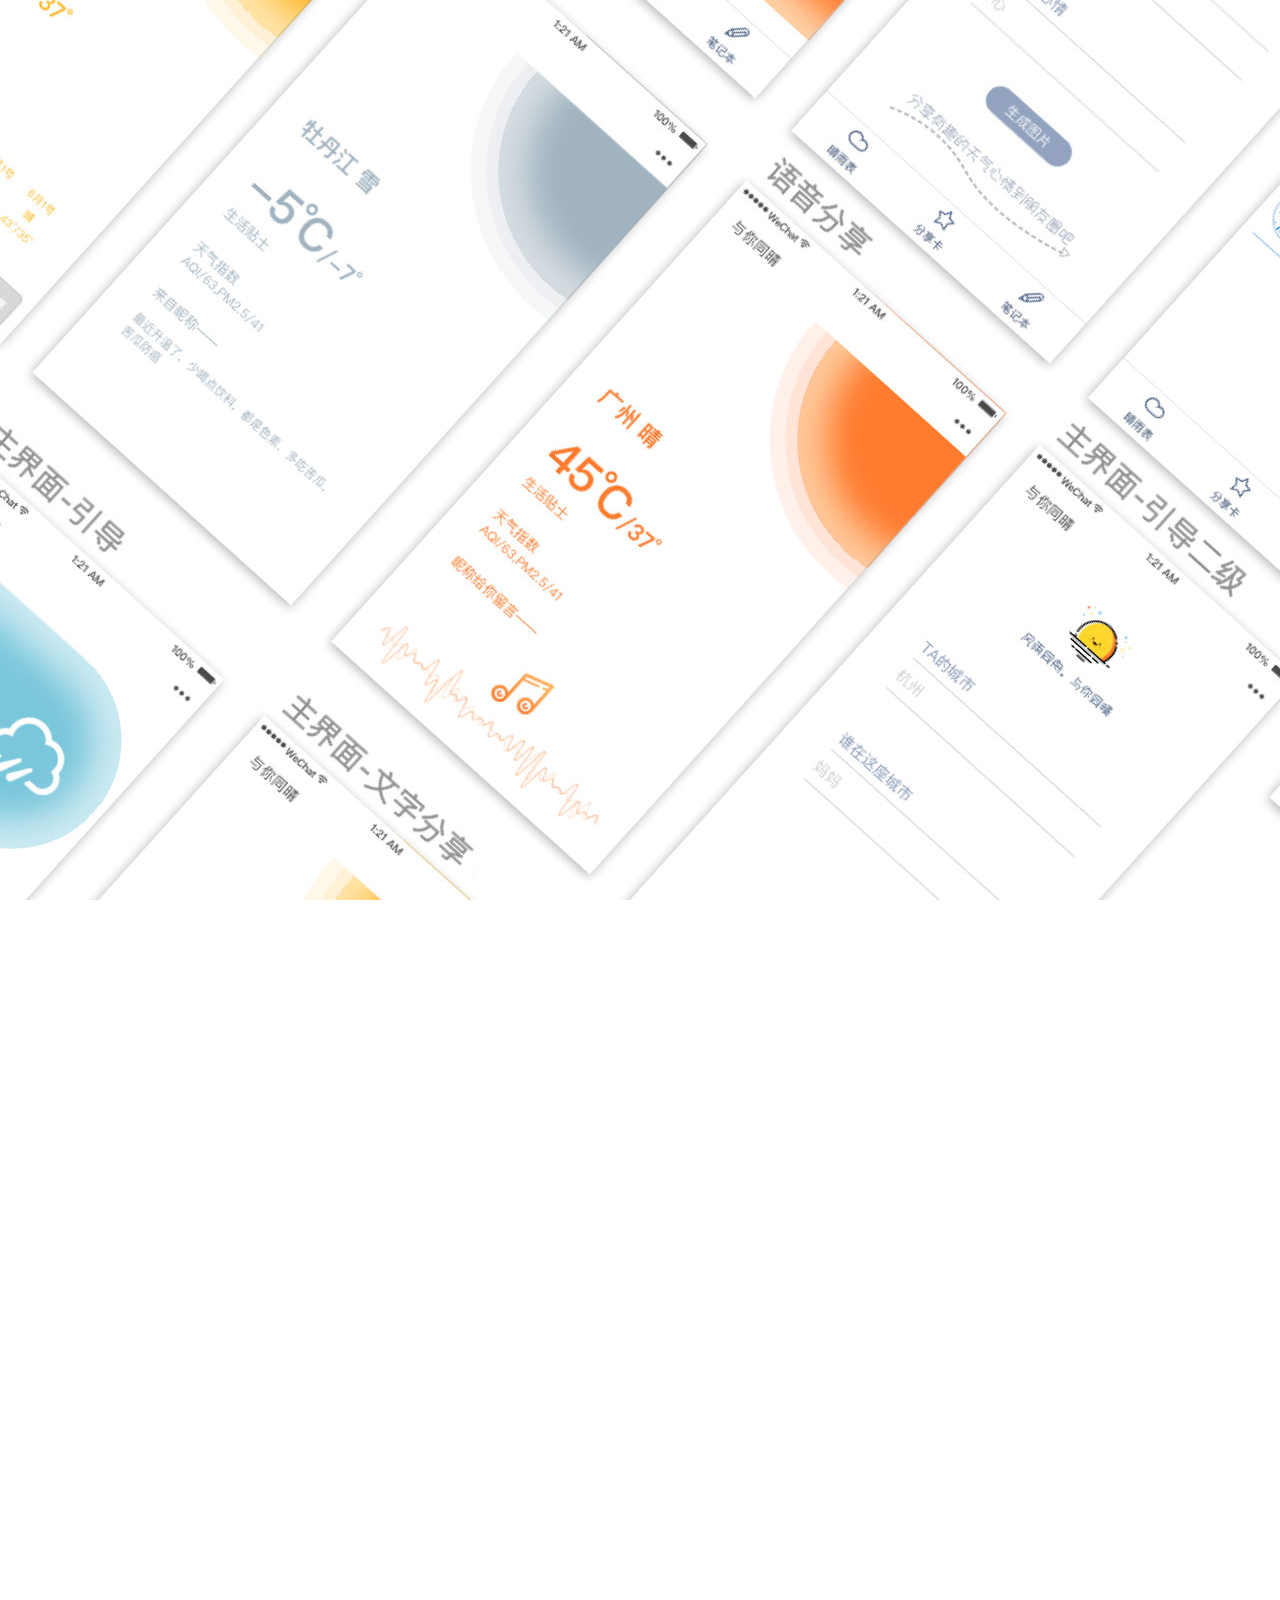
<file: liuyu design/sunny with you.html>
<!doctype html>
<html lang="en">
  <head>
    <meta charset="utf-8">
    <meta name="viewport" content="width=device-width, initial-scale=1, shrink-to-fit=no">
    <title>Strategy &mdash; Free Portfolio Template by Colorlib</title>
    <link rel="stylesheet" href="css2/bootstrap.min.css">
    <link rel="stylesheet" href="css2/aos.min.css">
    <link rel="stylesheet" href="css2/hamburgers/hamburgers.min.css">
    <link rel="stylesheet" href="css2/owl.carousel.min.css">
    <link rel="stylesheet" href="fonts/icomoon/style.css">
    <link rel="stylesheet" href="css2/animsition.min.css">
    <link rel="stylesheet" type="text/css" href="https://cdnjs.cloudflare.com/ajax/libs/font-awesome/4.7.0/css/font-awesome.min.css">
    <link rel="stylesheet" href="https://cdnjs.cloudflare.com/ajax/libs/font-awesome/4.7.0/css/font-awesome.min.css">
    <link rel="stylesheet" href="css2/redils.css">
    <link rel="stylesheet" href="css2/style.css">
    <!--<script type="text/javascript">-->
      <!--var navLabel = new Array('Introduction', 'How It Works', "What's Included?", 'Documentation', 'Download Plugin');-->

      <!--$('#main').pageScroller({ navigation: navLabel });-->

      <!--$('.next').click(function(e){-->
        <!--e.preventDefault();-->
        <!--pageScroller.next();-->
      <!--});-->

      <!--$('.prev').click(function(e){-->
        <!--e.preventDefault();-->
        <!--pageScroller.prev();-->
      <!--});-->

      <!--$('.jumpTo').click(function(e){-->
        <!--e.preventDefault();-->
        <!--pageScroller.goTo(4);-->
      <!--});-->

    <!--</script>-->

  </head>
  <body>

  <!--背景展示图-->
  <div class="back-ground">
    <div class="photo sunny"></div>
  </div>
  <!--背景展示图-->

  <!--作品展示主体-->
  <div class="js-animsition animsition" data-animsition-in-class="fade-in" data-animsition-out-class="fade-out">


    <!-- start templateux-navbar 顶部导航-->
    <header class="templateux-navbar"  data-aos="fade-down">
      <div class="container-fluid">
        <div class="row">
          <div class="col-sm-3 col-3"><div class="site-logo"><a href="" class="animsition-link">Strategy</a></div></div>
          <div class="col-sm-9 col-9 text-right">

            <button class="hamburger hamburger--spin toggle-menu ml-auto js-toggle-menu" type="button">
              <span class="hamburger-box">
                <span class="hamburger-inner"></span>
              </span>
            </button>

            <nav class="templateux-menu js-templateux-menu" role="navigation">
              <ul class="list-unstyled">

                <li class="active"><a href="portfolio.html" class="animsition-link">Work</a></li>

              </ul>
            </nav>
          </div>
        </div>
      </div>
    </header>
    <!-- END templateux-navbar 顶部导航-->

    <!-- start templateux-hero 标题-->
    <section class="templateux-hero"  data-scrollax-parent="true">
      <!-- <div class="cover" data-scrollax="properties: { translateY: '30%' }"><img src="images/hero_2.jpg" /></div> -->

      <div class="container">
        <!--侧栏菜单-->
        <!--<ul class="pageScroll left justify-content-center js-smoothscroll">-->
          <!--<li>-->
            <!--<a>hahahahhaah</a>-->
          <!--</li>-->
          <!--<li>-->
            <!--<a>hahahahhaah</a>-->
          <!--</li>-->
          <!--<li>-->
            <!--<a>hahahahhaah</a>-->
          <!--</li>-->
          <!--<li>-->
            <!--<a>hahahahhaah</a>-->
          <!--</li>-->
        <!--</ul> -->
        <!--侧栏菜单-->

        <div class="row align-items-center justify-content-center intro mt-3">
          <div class="col-md-10 title-back" data-aos="fade-up">
            <h1>Canvas Tote Bag</h1>
            <h2>
              This is the self-introduction
            </h2>


            <a href="#next" class="go-down mt-5 js-smoothscroll"></a>
          </div>
        </div>
      </div>
    </section>
    <!-- END templateux-hero 标题-->

    <!--start 作品展示标准单元块-->
    <section class="templateux-portfolio-overlap " id="hhh">
      <div class="container" data-aos="fade-up">
        <div class="row justify-content-center">
          <div class="col-md-10">
            <div class="row work-detail">
              <div class="col-md-3 ">
                <span class=caption>Role</span>
                <strong>Strategy & Design</strong>
              </div>
              <div class="col-md-3">
                <span class=caption>Team</span>
                <strong>John Smith, Chris Gold</strong>
              </div>
              <div class="col-md-3">
                <span class=caption>Type</span>
                <strong>Tote Bag Co.</strong>
              </div>
              <div class="col-md-3">
                <span class=caption>Tool Used</span>
                <strong>Illustrator, Photoshop , </strong>
              </div>
            </div>

            <div class="row">
              <div class="col-md-6">
            <p class="mb-5">Nullam nec purus ut sem hendrerit scelerisque a non magna. Curabitur porttitor turpis vehicula dignissim tempus. Praesent hendrerit suscipit magna, a venenatis dui placerat nec. Suspendisse potenti. </p>
              </div>
              <div class="col-md-6">
                <p>Lorem ipsum dolor sit amet, consectetur adipisicing elit. Distinctio sed, quia at error minus, praesentium qui tempora beatae libero provident.</p>
              </div>
            </div>


            <p class="text-center mb-5"><img src="images/img_2_large.jpg" alt="Image placeholder" class="img-fluid"></p>

            <div class="row mb-5">
              <div class="col-md-6">
                <p>Lorem ipsum dolor sit amet, consectetur adipisicing elit. Id veniam quia distinctio temporibus delectus laborum, error qui iusto recusandae nesciunt voluptatem cupiditate, quaerat, odio ullam pariatur ipsam rerum dignissimos architecto, eos voluptatibus consectetur dicta ipsum facilis sunt. Accusantium, tenetur nam.</p>
              </div>
              <div class="col-md-6">
                <p>Ea, assumenda illum molestias omnis natus inventore odit. Totam fugiat, esse. Nostrum, aspernatur sit repellendus. Quas dolor consequuntur quidem commodi debitis possimus veniam consequatur excepturi natus aliquam molestiae, odio praesentium tenetur atque, labore harum. Possimus esse provident eius facere, doloribus!</p>
              </div>
            </div>
          </div>

        </div>

      </div>
    </section>
    <!--end 作品展示标准单元块-->

    <!--start 作品展示标准单元标题-->
    <section class="testimony">
      <div class="container">
        <div class="row justify-content-center">
          <div class="col-md-10">
            <blockquote class="mb-5">
              <h1>Showcase</h1>
            </blockquote>
            <p class="author">&mdash; <span>John Smith</span>, <span>Tote Bag CEO</span></p>
          </div>
        </div>
      </div>
    </section>
    <!--end 作品展示标单元标题-->






    <footer class="templateux-footer">
      <div class="container-fluid">
        <div class="row">
          <div class="col-md-6 text-md-left text-center">
            <p>
            <!-- Link back to Colorlib can't be removed. Template is licensed under CC BY 3.0. -->
            Copyright &copy;<script>document.write(new Date().getFullYear());</script> All rights reserved | This template is made with <i class="fa fa-heart" aria-hidden="true"></i> by <a href="https://colorlib.com" target="_blank" class="text-primary">Colorlib</a>
            <!-- Link back to Colorlib can't be removed. Template is licensed under CC BY 3.0. -->
          </p>
          </div>
          <div class="col-md-6 text-md-right text-center footer-social">
            <a href="#" class="p-3"><span class="icon-facebook2"></span></a>
            <a href="#" class="p-3"><span class="icon-twitter2"></span></a>
            <a href="#" class="p-3"><span class="icon-dribbble2"></span></a>
            <a href="#" class="p-3"><span class="icon-instagram"></span></a>
          </div>
        </div>
      </div>
    </footer>

  </div>
  <!--作品展示主体-->

  
  <script src="js2/scripts-all.js"></script>
  <script src="js2/main.js"></script>
  <script type="text/javascript" src="js2/redils.js"></script>
  <script type="text/javascript" src="js2/jquery.min.js"></script>
  <script src="js2/3d-phone.js"></script>
  </body>
</html>
</file>
<file: style.css>
/* transition - animation */
/* flex */
/* [Stylesheet - 1.0] */
/* :: 1.0 Import Fonts */
@import url("https://fonts.googleapis.com/css?family=Poppins:300,300i,400,400i,500,500i,600,600i,700,700i,800,800i,900,900i");
/* :: 2.0 Import All CSS */
@import url(css/bootstrap.min.css);
@import url(css/classy-nav.css);
@import url(css/owl.carousel.min.css);
@import url(css/animate.css);
@import url(css/magnific-popup.css);
@import url(css/font-awesome.min.css);
/* :: 3.0 Base CSS */
* {
  margin: 0;
  padding: 0; }

body {
  font-family: "Poppins", sans-serif;
  font-size: 14px; }

.h-center{
  text-align: center !important;
}

h1,
h2,
h3,
h4,
h5,
h6 {
  font-family: "Poppins", sans-serif;
  color: #000000;
  line-height: 1.3;
  font-weight: 500; }

p {
  font-family: "Poppins", sans-serif;
  color: #969696;
  font-size: 15px;
  line-height: 2;
  font-weight: 400; }

a,
a:hover,
a:focus {
  -webkit-transition-duration: 500ms;
  -o-transition-duration: 500ms;
  transition-duration: 500ms;
  text-decoration: none;
  outline: 0 solid transparent;
  color: #000000;
  font-weight: 500;
  font-size: 16px; }

ul,
ol {
  margin: 0; }
  ul li,
  ol li {
    list-style: none; }

img {
  height: auto;
  max-width: 100%; }

.my_photo {
  text-align: center;
}
/* :: 3.1.0 Spacing */
.mt-15 {
  margin-top: 15px !important; }

.mt-30 {
  margin-top: 30px !important; }

.mt-50 {
  margin-top: 50px !important; }

.mt-70 {
  margin-top: 70px !important; }

.mt-100 {
  margin-top: 100px !important; }

.mb-15 {
  margin-bottom: 15px !important; }

.mb-30 {
  margin-bottom: 30px !important; }

.mb-50 {
  margin-bottom: 50px !important; }

.mb-70 {
  margin-bottom: 70px !important; }

.mb-100 {
  margin-bottom: 100px !important; }

.ml-15 {
  margin-left: 15px !important; }

.ml-30 {
  margin-left: 30px !important; }

.ml-50 {
  margin-left: 50px !important; }

.mr-15 {
  margin-right: 15px !important; }

.mr-30 {
  margin-right: 30px !important; }

.mr-50 {
  margin-right: 50px !important; }

/* :: 3.2.0 Height */
.height-400 {
  height: 400px !important; }

.height-500 {
  height: 500px !important; }

.height-600 {
  height: 600px !important; }

.height-700 {
  height: 700px !important; }

.height-800 {
  height: 800px !important; }

/* :: 3.3.0 Section Padding */
.section-padding-20 {
  padding-top: 20px;
  padding-bottom: 20px; }

.section-padding-50 {
  padding-top: 50px;
  padding-bottom: 50px; }

.section-padding-100 {
  padding-top: 100px;
  padding-bottom: 100px; }

.section-padding-100-0 {
  padding-top: 100px;
  padding-bottom: 0; }

.section-padding-0-100 {
  padding-top: 0;
  padding-bottom: 100px; }

.section-padding-100-70 {
  padding-top: 100px;
  padding-bottom: 70px; }

/*自我介绍部分*/
.font-yellow{ color: #FFA600; }

.font-semi-white{ color: #ddd; }

.font-lite-black{ color: #999; }

.section .heading:before{ content:''; height: 10px; width: 50px; border-radius: 5px;
  margin-bottom: 20px; display: block; background: #FFA804; }

/* ---------------------------------
6. ABOUT SECTION
--------------------------------- */

.radial-progress{ position: relative; max-width: 200px; margin: 0 auto; }

.radial-progress .progressbar-text{ font-size: 2.2em; font-weight: 500;
  padding-bottom: 25px!important; color: #333!important; }

.radial-progress .progressbar-text:after{ content:'%'; }

.radial-progress .progress-title{ position: absolute; top: 50%; left: 50%; width: 100%;
  letter-spacing: 0; text-align: center; transform: translate(-50%, 15px); color: #777; }



/* ---------------------------------
7. EXPERIENCE SECTION
--------------------------------- */

.experience-section{ background: #6289ff; color: #fff; }

.experience .list > li{ display: block; position: relative; margin-bottom: 10px; padding-left: 20px; }

.experience .list > li:before{ content: ''; position: absolute; top: 50%; left: 0; height: 10px;
  width: 10px; margin-top: -5px; display: block; border-radius: 10px; border: 2px solid #fff; }

.experience-section b,h6{
  color: #ffffff ;
}

.experience-section .font-lite-black{
  color: #192a56;
}
/* ---------------------------------
8. EDUCATION SECTION
--------------------------------- */

.education-wrapper{ position: relative; }

.education-wrapper:after{ content:''; position: absolute; top: 8px; bottom: 0; left: -51px;
  width: 2px; background: #ccc; }

.education-wrapper .education{ position: relative; }

.education-wrapper .education:after{ content:''; position: absolute; top: 8px; left: -58px; width: 16px;
  height: 16px; border-radius: 10px; z-index: 1;
  box-shadow: 0 0 0 8px rgba(255,171,0, .4); background: #FFAB00; }


/* ---------------------------------
9. COUNTER SECTION
--------------------------------- */

/*.counter-section{ position: relative; padding: 100px 0 70px; background-size: cover; z-index: 1;*/
  /*background-image: url(); color: #fff; }*/

/*.counter-section:after{ content:''; z-index: -1; position: absolute; top: 0; bottom: 0; left: 0;*/
  /*right: 0; background: rgba(0,0,0, .2); }*/

/*.counter{ position: relative; }*/

/*.counter .title{ text-align: right; margin-right: 130px; }*/

/*.counter .desc{ position: absolute; bottom: 4px; right: 0px; width: 110px; }*/


/* RADIAL PREOGRESS SECTION */


.radial-progress{ position: relative; max-width: 200px; margin: 0 auto; }

.radial-progress .progressbar-text{ font-size: 2.2em; font-weight: 500;
  padding-bottom: 25px!important; color: #333!important; }

.radial-progress .progressbar-text:after{ content:'%'; }

.radial-progress .progress-title{ position: absolute; top: 50%; left: 50%; width: 100%;
  letter-spacing: 0; text-align: center; transform: translate(-50%, 15px); color: #777; }


/*自我介绍部分end*/


/* :: 3.4.0 Preloader */
.preloader {
  background-color: #688bfe;
  width: 100%;
  height: 100%;
  position: fixed;
  top: 0;
  left: 0;
  right: 0;
  z-index: 99999; }
  .preloader .lds-ellipsis {
    display: inline-block;
    position: relative;
    width: 64px;
    height: 64px; }
    .preloader .lds-ellipsis div {
      position: absolute;
      top: 27px;
      width: 11px;
      height: 11px;
      border-radius: 50%;
      background: #ffffff;
      animation-timing-function: cubic-bezier(0, 1, 1, 0); }
      .preloader .lds-ellipsis div:nth-child(1) {
        left: 6px;
        -webkit-animation: lds-ellipsis1 0.6s infinite;
        animation: lds-ellipsis1 0.6s infinite; }
      .preloader .lds-ellipsis div:nth-child(2) {
        left: 6px;
        -webkit-animation: lds-ellipsis2 0.6s infinite;
        animation: lds-ellipsis2 0.6s infinite; }
      .preloader .lds-ellipsis div:nth-child(3) {
        left: 26px;
        -webkit-animation: lds-ellipsis2 0.6s infinite;
        animation: lds-ellipsis2 0.6s infinite; }
      .preloader .lds-ellipsis div:nth-child(4) {
        left: 45px;
        -webkit-animation: lds-ellipsis3 0.6s infinite;
        animation: lds-ellipsis3 0.6s infinite; }

@-webkit-keyframes lds-ellipsis1 {
  0% {
    -webkit-transform: scale(0);
    -ms-transform: scale(0);
    transform: scale(0); }
  100% {
    -webkit-transform: scale(1);
    -ms-transform: scale(1);
    transform: scale(1); } }
@keyframes lds-ellipsis1 {
  0% {
    -webkit-transform: scale(0);
    -ms-transform: scale(0);
    transform: scale(0); }
  100% {
    -webkit-transform: scale(1);
    -ms-transform: scale(1);
    transform: scale(1); } }
@-webkit-keyframes lds-ellipsis3 {
  0% {
    -webkit-transform: scale(1);
    -ms-transform: scale(1);
    transform: scale(1); }
  100% {
    -webkit-transform: scale(0);
    -ms-transform: scale(0);
    transform: scale(0); } }
@keyframes lds-ellipsis3 {
  0% {
    -webkit-transform: scale(1);
    -ms-transform: scale(1);
    transform: scale(1); }
  100% {
    -webkit-transform: scale(0);
    -ms-transform: scale(0);
    transform: scale(0); } }
@-webkit-keyframes lds-ellipsis2 {
  0% {
    -webkit-transform: translate(0, 0);
    -ms-transform: translate(0, 0);
    transform: translate(0, 0); }
  100% {
    -webkit-transform: translate(19px, 0);
    -ms-transform: translate(19px, 0);
    transform: translate(19px, 0); } }
@keyframes lds-ellipsis2 {
  0% {
    -webkit-transform: translate(0, 0);
    -ms-transform: translate(0, 0);
    transform: translate(0, 0); }
  100% {
    -webkit-transform: translate(19px, 0);
    -ms-transform: translate(19px, 0);
    transform: translate(19px, 0); } }
/* :: 3.5.0 Miscellaneous */
.jarallax {
  position: relative;
  z-index: 0; }

.jarallax > .jarallax-img {
  position: absolute;
  object-fit: cover;
  font-family: 'object-fit: cover;';
  top: 0;
  left: 0;
  width: 100%;
  height: 100%;
  z-index: -1; }

.section-heading {
  position: relative;
  z-index: 1;
  margin-bottom: 70px; }
  .section-heading h2 {
    font-size: 48px;
    color: #212121;
    font-weight: 700;
    margin-bottom: 10px;
    font-weight: 500; }
    @media only screen and (min-width: 992px) and (max-width: 1199px) {
      .section-heading h2 {
        font-size: 36px; } }
    @media only screen and (min-width: 768px) and (max-width: 991px) {
      .section-heading h2 {
        font-size: 30px; } }
    @media only screen and (max-width: 767px) {
      .section-heading h2 {
        font-size: 24px; } }
  .section-heading h6 {
    font-size: 18px;
    margin-bottom: 0;
    color: #969696; }
  .section-heading p {
    font-weight: 300;
    font-size: 18px;
    margin-bottom: 0; }

.box-shadow {
  position: relative;
  z-index: 1; }
  .box-shadow:hover {
    box-shadow: 0 0 24px rgba(0, 0, 0, 0.2); }

.tooltip-inner {
  background-color: #ff7902;
  box-shadow: 0 0 24px rgba(0, 0, 0, 0.2); }

.tooltip .arrow::before {
  border-bottom-color: #ff7902; }

.bg-img {
  background-position: center center;
  background-size: cover;
  background-repeat: no-repeat; }

.bg-white {
  background-color: #ffffff !important; }

.bg-dark {
  background-color: #000000 !important; }

.bg-transparent {
  background-color: transparent !important; }

.bg-gray {
  background-color: #f8f8f8; }

.font-bold {
  font-weight: 700; }

.font-light {
  font-weight: 300; }

.bg-overlay {
  position: relative;
  z-index: 2;
  background-position: center center;
  background-size: cover; }
  .bg-overlay::after {
    background-color: rgba(0, 0, 0, 0.61);
    position: absolute;
    z-index: -1;
    top: 0;
    left: 0;
    width: 100%;
    height: 100%;
    content: ""; }

.bg-fixed {
  background-attachment: fixed !important; }

/* :: 3.6.0 ScrollUp */
#scrollUp {
  background-color: #688bfe;
  border-radius: 5px 0 0 5px;
  bottom: 70px;
  color: #ffffff;
  font-size: 10px;
  padding: 12px 0;
  height: 60px;
  line-height: 1.5;
  right: 0;
  text-align: center;
  width: 35px;
  -webkit-transition-duration: 500ms;
  -o-transition-duration: 500ms;
  transition-duration: 500ms;
  font-weight: 700;
  box-shadow: 0 1px 5px 2px rgba(0, 0, 0, 0.15);
  text-transform: uppercase; }
  #scrollUp i {
    font-size: 18px;
    display: block; }
  #scrollUp:hover {
    background-color: #ff7902;
    color: #ffffff; }

/* :: 3.7.0 pixel Button */
.pixel-btn {
  -webkit-transition-duration: 500ms;
  -o-transition-duration: 500ms;
  transition-duration: 500ms;
  background-color: #ff7902;
  position: relative;
  z-index: 1;
  display: inline-block;
  min-width: 170px;
  height: 48px;
  color: #ffffff;
  border-radius: 0;
  padding: 0 35px 0 20px;
  font-size: 14px;
  line-height: 48px;
  font-weight: 600;
  text-transform: uppercase; }
  .pixel-btn::after {
    position: absolute;
    top: 0;
    right: 20px;
    font-size: 18px;
    content: '\f105';
    font-family: 'FontAwesome';
    z-index: 1; }
  .pixel-btn:hover, .pixel-btn:focus {
    font-size: 14px;
    font-weight: 600;
    background-color: #688bfe;
    color: #ffffff;
    box-shadow: 0 0 50px rgba(0, 0, 0, 0.15); }
  .pixel-btn.btn-2 {
    background-color: #688bfe;
    color: #ffffff; }
    .pixel-btn.btn-2:hover, .pixel-btn.btn-2:focus {
      background-color: #ff7902;
      color: #ffffff;
      box-shadow: 0 0 50px rgba(0, 0, 0, 0.15); }
  .pixel-btn.btn-3 {
    background-color: transparent;
    color: #688bfe;
    border: 2px solid #688bfe;
    line-height: 44px; }
    .pixel-btn.btn-3:hover, .pixel-btn.btn-3:focus {
      background-color: transparent;
      color: #ff7902;
      box-shadow: 0 0 50px rgba(0, 0, 0, 0.15);
      border: 2px solid #ff7902; }

/* :: 4.0 Header Area CSS */
.header-area {
  position: absolute;
  z-index: 1000;
  width: 100%;
  top: 0;
  left: 0;
  right: 0; }
  .header-area .pixel-main-menu {
    position: relative;
    width: 100%;
    z-index: 1;
    padding: 0 35px;
    -webkit-transition-duration: 500ms;
    -o-transition-duration: 500ms;
    transition-duration: 500ms; }
    @media only screen and (max-width: 767px) {
      .header-area .pixel-main-menu {
        padding: 0; } }
    .header-area .pixel-main-menu .classy-nav-container {
      background-color: transparent; }
    .header-area .pixel-main-menu .classy-navbar {
      height: 100px;
      padding: 0;
      background-color: transparent; }
      @media only screen and (min-width: 768px) and (max-width: 991px) {
        .header-area .pixel-main-menu .classy-navbar {
          height: 70px; } }
      @media only screen and (max-width: 767px) {
        .header-area .pixel-main-menu .classy-navbar {
          height: 70px; } }
      @media only screen and (max-width: 767px) {
        .header-area .pixel-main-menu .classy-navbar .nav-brand {
          width: 80px;
          margin-right: 10px; } }
      .header-area .pixel-main-menu .classy-navbar .classynav ul li a {
        font-weight: 500;
        text-transform: capitalize;
        font-size: 18px;
        padding: 0 10px;
        color: #ffffff; }
        .header-area .pixel-main-menu .classy-navbar .classynav ul li a:hover, .header-area .pixel-main-menu .classy-navbar .classynav ul li a:focus {
          color: #ff7902; }
        @media only screen and (min-width: 992px) and (max-width: 1199px) {
          .header-area .pixel-main-menu .classy-navbar .classynav ul li a {
            font-size: 16px;
            padding: 0 5px; } }
        @media only screen and (min-width: 768px) and (max-width: 991px) {
          .header-area .pixel-main-menu .classy-navbar .classynav ul li a {
            color: #212121;
            font-size: 14px; } }
        @media only screen and (max-width: 767px) {
          .header-area .pixel-main-menu .classy-navbar .classynav ul li a {
            color: #212121;
            font-size: 14px; } }
      .header-area .pixel-main-menu .classy-navbar .classynav > ul > li:first-child a {
        padding-left: 0; }
        @media only screen and (min-width: 768px) and (max-width: 991px) {
          .header-area .pixel-main-menu .classy-navbar .classynav > ul > li:first-child a {
            padding-left: 10px; } }
        @media only screen and (max-width: 767px) {
          .header-area .pixel-main-menu .classy-navbar .classynav > ul > li:first-child a {
            padding-left: 10px; } }
      .header-area .pixel-main-menu .classy-navbar .classynav ul li.megamenu-item > a::after,
      .header-area .pixel-main-menu .classy-navbar .classynav ul li.has-down > a::after {
        color: #ffffff; }
        @media only screen and (min-width: 768px) and (max-width: 991px) {
          .header-area .pixel-main-menu .classy-navbar .classynav ul li.megamenu-item > a::after,
          .header-area .pixel-main-menu .classy-navbar .classynav ul li.has-down > a::after {
            color: #212121; } }
        @media only screen and (max-width: 767px) {
          .header-area .pixel-main-menu .classy-navbar .classynav ul li.megamenu-item > a::after,
          .header-area .pixel-main-menu .classy-navbar .classynav ul li.has-down > a::after {
            color: #212121; } }
      .header-area .pixel-main-menu .classy-navbar .classynav ul li ul li.megamenu-item > a::after,
      .header-area .pixel-main-menu .classy-navbar .classynav ul li ul li.has-down > a::after {
        color: #212121; }
      .header-area .pixel-main-menu .classy-navbar .classynav ul li ul li a {
        color: #212121;
        font-size: 14px;
        padding: 0 20px; }
  .header-area .top-social-info {
    position: relative;
    z-index: 1; }
    @media only screen and (min-width: 768px) and (max-width: 991px) {
      .header-area .top-social-info {
        margin-top: 30px;
        margin-left: 15px !important; } }
    @media only screen and (max-width: 767px) {
      .header-area .top-social-info {
        margin-top: 30px;
        margin-left: 15px !important; } }
    .header-area .top-social-info a {
      display: inline-block;
      width: 40px;
      height: 40px;
      font-size: 18px;
      border: 2px solid #ffffff;
      color: #ffffff;
      border-radius: 50%;
      text-align: center;
      line-height: 36px;
      margin-left: 10px; }
      @media only screen and (min-width: 992px) and (max-width: 1199px) {
        .header-area .top-social-info a {
          width: 30px;
          height: 30px;
          line-height: 26px;
          margin-left: 5px;
          font-size: 14px; } }
      @media only screen and (min-width: 768px) and (max-width: 991px) {
        .header-area .top-social-info a {
          width: 30px;
          height: 30px;
          line-height: 26px;
          margin-left: 5px;
          font-size: 14px;
          color: #212121;
          border-color: #212121; } }
      @media only screen and (max-width: 767px) {
        .header-area .top-social-info a {
          width: 30px;
          height: 30px;
          line-height: 26px;
          margin-left: 5px;
          font-size: 14px;
          color: #212121;
          border-color: #212121; } }
      .header-area .top-social-info a:hover, .header-area .top-social-info a:focus {
        border-color: #ff7902;
        color: #ff7902; }
  .header-area .is-sticky .pixel-main-menu {
    background-color: #688bfe;
    box-shadow: 0 7px 40px 0 rgba(0, 0, 0, 0.3); }

.classy-navbar-toggler .navbarToggler span {
  background-color: #ffffff; }

/* :: 5.0 Hero Area CSS */
.hero-area {
  position: relative;
  z-index: 1; }
  .hero-area .owl-prev,
  .hero-area .owl-next {
    position: absolute;
    top: 50%;
    font-size: 24px;
    font-weight: 700;
    color: #ffffff;
    left: 50px;
    text-transform: uppercase;
    -webkit-transition-duration: 500ms;
    -o-transition-duration: 500ms;
    transition-duration: 500ms;
    -webkit-transform: translateY(-50%);
    -ms-transform: translateY(-50%);
    transform: translateY(-50%);
    opacity: 0;
    visibility: hidden; }
    @media only screen and (min-width: 768px) and (max-width: 991px) {
      .hero-area .owl-prev,
      .hero-area .owl-next {
        font-size: 18px; } }
    @media only screen and (max-width: 767px) {
      .hero-area .owl-prev,
      .hero-area .owl-next {
        left: 20px;
        font-size: 16px; } }
    .hero-area .owl-prev:hover,
    .hero-area .owl-next:hover {
      color: #ff7902; }
  .hero-area .owl-next {
    left: auto;
    right: 50px; }
    @media only screen and (max-width: 767px) {
      .hero-area .owl-next {
        right: 20px; } }
  .hero-area:hover .owl-next,
  .hero-area:hover .owl-prev {
    opacity: 1;
    visibility: visible; }

.single-slide {
  position: relative;
  z-index: 99;
  width: 100%;
  height: 900px;
  background-color: #ffffff;
  overflow: hidden; }
  .single-slide .slide-bg-img {
    position: absolute;
    width: 100%;
    height: 100%;
    z-index: -12;
    top: 0;
    left: 0;
    right: 0;
    bottom: 0;
    -webkit-animation: slide-bg linear 10000ms infinite;
    animation: slide-bg linear 10000ms infinite; }
  .single-slide .welcome-text {
    position: relative;
    z-index: 1; }
    .single-slide .welcome-text h2 {
      font-size: 72px;
      color: #ffffff;
      font-weight: 500;
      margin-bottom: 10px;
      text-transform: uppercase; }
      .single-slide .welcome-text h2 span {
        color: #ffffff;
        font-weight: 300; }
      @media only screen and (min-width: 992px) and (max-width: 1199px) {
        .single-slide .welcome-text h2 {
          font-size: 48px; } }
      @media only screen and (min-width: 768px) and (max-width: 991px) {
        .single-slide .welcome-text h2 {
          font-size: 42px; } }
      @media only screen and (max-width: 767px) {
        .single-slide .welcome-text h2 {
          font-size: 24px; } }
    .single-slide .welcome-text h4 {
      font-size: 24px;
      font-weight: 400;
      color: #ffffff;
      margin-bottom: 15px; }
      @media only screen and (max-width: 767px) {
        .single-slide .welcome-text h4 {
          font-size: 18px; } }
      .single-slide .welcome-text h4 span {
        font-weight: 300; }
  @media only screen and (min-width: 992px) and (max-width: 1199px) {
    .single-slide {
      height: 700px; } }
  @media only screen and (min-width: 768px) and (max-width: 991px) {
    .single-slide {
      height: 600px; } }
  @media only screen and (max-width: 767px) {
    .single-slide {
      height: 550px; } }

@-webkit-keyframes slide-bg {
  0% {
    -webkit-transform: scale(1.3);
    -ms-transform: scale(1.3);
    transform: scale(1.3); }
  100% {
    -webkit-transform: scale(1);
    -ms-transform: scale(1);
    transform: scale(1); } }
@keyframes slide-bg {
  0% {
    -webkit-transform: scale(1.3);
    -ms-transform: scale(1.3);
    transform: scale(1.3); }
  100% {
    -webkit-transform: scale(1);
    -ms-transform: scale(1);
    transform: scale(1); } }
/* Catagory Area CSS */
.top-catagory-area {
  position: relative;
  z-index: 1; }
  .top-catagory-area .single-catagory {
    position: relative;
    z-index: 1;
    @flex (0 0 50%);
    max-width: 50%;
    width: 50%;
    height: 960px; }
    @media only screen and (min-width: 992px) and (max-width: 1199px) {
      .top-catagory-area .single-catagory {
        height: 400px; } }
    @media only screen and (min-width: 768px) and (max-width: 991px) {
      .top-catagory-area .single-catagory {
        height: 400px; } }
    @media only screen and (max-width: 767px) {
      .top-catagory-area .single-catagory {
        height: 300px;
        @flex (0 0 100%);
        max-width: 100%;
        width: 100%; } }
    .top-catagory-area .single-catagory a {
      display: inline-block;
      font-size: 72px;
      margin: 0;
      color: #ffffff; }
      @media only screen and (min-width: 992px) and (max-width: 1199px) {
        .top-catagory-area .single-catagory a {
          font-size: 42px; } }
      @media only screen and (min-width: 768px) and (max-width: 991px) {
        .top-catagory-area .single-catagory a {
          font-size: 36px; } }
      @media only screen and (max-width: 767px) {
        .top-catagory-area .single-catagory a {
          font-size: 24px; } }
      .top-catagory-area .single-catagory a:hover {
        color: #ff7902; }

/* :: 9.0 Newsletter Area CSS */
.nl-area {
  position: relative;
  z-index: 3;
  background-color: #688bfe; }
  .nl-area .nl-form {
    position: relative;
    z-index: 1; }
    .nl-area .nl-form h4 {
      color: #ffffff;
      margin-bottom: 25px;
      display: block;
      font-weight: 500; }
      @media only screen and (max-width: 767px) {
        .nl-area .nl-form h4 {
          font-size: 18px; } }
    .nl-area .nl-form form {
      width: 100%;
      position: relative;
      z-index: 1; }
      .nl-area .nl-form form input {
        width: 100%;
        height: 50px;
        background-color: transparent;
        border: none;
        border-bottom: 2px solid #ffffff;
        font-size: 12px;
        font-style: italic;
        text-align: center;
        color: #ffffff;
        -webkit-transition-duration: 500ms;
        -o-transition-duration: 500ms;
        transition-duration: 500ms; }
        .nl-area .nl-form form input:focus {
          border-bottom-color: #ff7902; }

/* :: Portfolio Area CSS */
.pixel-projects-menu {
  position: relative;
  z-index: 1;
  margin-bottom: 30px; }
  .pixel-projects-menu .btn {
    padding: 10px 20px;
    background-color: transparent;
    font-size: 14px;
    text-transform: capitalize;
    font-weight: 500;
    color: #969696;
    border-radius: 50px;
    border: 2px solid transparent; }
    .pixel-projects-menu .btn.active, .pixel-projects-menu .btn:focus {
      box-shadow: none;
      color: #ff7902;
      border-color: #ff7902; }

.single_gallery_item {
  display: inline-block;
  float: left;
  position: relative;
  z-index: 2;
  width: 33.3333334%;
  overflow: hidden;
  -webkit-transition-duration: 500ms;
  -o-transition-duration: 500ms;
  transition-duration: 500ms; }
  @media only screen and (max-width: 767px) {
    .single_gallery_item {
      width: 100%; } }
  .single_gallery_item img {
    width: 100%;
    -webkit-transition-duration: 2000ms;
    -o-transition-duration: 2000ms;
    transition-duration: 2000ms; }
  .single_gallery_item .hover-content {
    width: 100%;
    height: 100%;
    position: absolute;
    top: 0;
    bottom: 0;
    left: 0;
    right: 0;
    background-color: rgba(2, 141, 255, 0.9);
    opacity: 0;
    visibility: hidden;
    -webkit-transition-duration: 500ms;
    -o-transition-duration: 500ms;
    transition-duration: 500ms; }
    .single_gallery_item .hover-content .zoom-img {
      display: inline-block;
      width: 50px;
      height: 50px;
      border-radius: 50%;
      border: 2px solid #ffffff;
      font-size: 20px;
      margin-bottom: 30px;
      color: #ffffff;
      line-height: 46px;
      margin-top: -15px;
      opacity: 0;
      -webkit-transition-duration: 500ms;
      -o-transition-duration: 500ms;
      transition-duration: 500ms; }
    .single_gallery_item .hover-content h4 {
      margin-bottom: 0;
      color: #ffffff; }
      @media only screen and (min-width: 992px) and (max-width: 1199px) {
        .single_gallery_item .hover-content h4 {
          font-size: 20px; } }
      @media only screen and (min-width: 768px) and (max-width: 991px) {
        .single_gallery_item .hover-content h4 {
          font-size: 16px; } }
      @media only screen and (max-width: 767px) {
        .single_gallery_item .hover-content h4 {
          font-size: 16px; } }
  .single_gallery_item:hover img {
    -webkit-transform: scale(1.1);
    -ms-transform: scale(1.1);
    transform: scale(1.1); }
  .single_gallery_item:hover .hover-content {
    opacity: 1;
    visibility: visible; }
    .single_gallery_item:hover .hover-content .zoom-img {
      margin-top: 0;
      opacity: 1; }

/* Feature Area CSS */
.pixel-feature-area {
  position: relative;
  z-index: 1; }
  .pixel-feature-area .feature-thumbnail {
    -webkit-box-flex: 0;
    -ms-flex: 0 0 50%;
    flex: 0 0 50%;
    max-width: 50%;
    width: 50%; }
    @media only screen and (max-width: 767px) {
      .pixel-feature-area .feature-thumbnail {
        -webkit-box-flex: 0;
        -ms-flex: 0 0 100%;
        flex: 0 0 100%;
        max-width: 100%;
        width: 100%;
        height: 300px; } }
  .pixel-feature-area .feature-content {
    -webkit-box-flex: 0;
    -ms-flex: 0 0 50%;
    flex: 0 0 50%;
    max-width: 50%;
    width: 50%;
    padding: 200px 50px; }
    @media only screen and (min-width: 992px) and (max-width: 1199px) {
      .pixel-feature-area .feature-content {
        padding: 100px 30px; } }
    @media only screen and (min-width: 768px) and (max-width: 991px) {
      .pixel-feature-area .feature-content {
        padding: 100px 30px; } }
    @media only screen and (max-width: 767px) {
      .pixel-feature-area .feature-content {
        padding: 50px 30px;
        -webkit-box-flex: 0;
        -ms-flex: 0 0 100%;
        flex: 0 0 100%;
        max-width: 100%;
        width: 100%; } }
    .pixel-feature-area .feature-content h1 {
      font-size: 36px;
      margin-bottom: 25px; }
      @media only screen and (min-width: 768px) and (max-width: 991px) {
        .pixel-feature-area .feature-content h1 {
          font-size: 30px; } }
      @media only screen and (max-width: 767px) {
        .pixel-feature-area .feature-content h1 {
          font-size: 24px; } }
    .pixel-feature-area .feature-content p {
      font-weight: 300;
      font-size: 24px; }
      @media only screen and (min-width: 992px) and (max-width: 1199px) {
        .pixel-feature-area .feature-content p {
          font-size: 16px; } }
      @media only screen and (min-width: 768px) and (max-width: 991px) {
        .pixel-feature-area .feature-content p {
          font-size: 16px; } }
      @media only screen and (max-width: 767px) {
        .pixel-feature-area .feature-content p {
          font-size: 16px; } }

/* :: Team Member Area CSS */
.single-team-member {
  position: relative;
  z-index: 1;
  -webkit-transition-duration: 500ms;
  -o-transition-duration: 500ms;
  transition-duration: 500ms; }
  .single-team-member img {
    -webkit-transition-duration: 500ms;
    -o-transition-duration: 500ms;
    transition-duration: 500ms;
    -webkit-filter: grayscale(100%);
    filter: grayscale(100%); }
  .single-team-member .hover-text {
    -webkit-transition-duration: 500ms;
    -o-transition-duration: 500ms;
    transition-duration: 500ms;
    position: absolute;
    width: 100%;
    height: 50%;
    bottom: 0;
    left: 0;
    right: 0;
    z-index: 100;
    padding-bottom: 25px;
    background-image: -webkit-gradient(linear, left top, left bottom, from(rgba(255, 121, 2, 0)), to(#ff7902));
    background-image: -webkit-linear-gradient(top, rgba(255, 121, 2, 0), #ff7902);
    background-image: -o-linear-gradient(top, rgba(255, 121, 2, 0), #ff7902);
    background-image: linear-gradient(to bottom, rgba(255, 121, 2, 0), #ff7902);
    opacity: 0;
    visibility: hidden; }
    .single-team-member .hover-text h4 {
      margin-bottom: 5px;
      color: #ffffff; }
    .single-team-member .hover-text h6 {
      font-size: 14px;
      margin-bottom: 15px;
      color: #ffffff;
      display: block; }
    .single-team-member .hover-text .social-info a {
      display: inline-block;
      width: 25px;
      height: 25px;
      border: 1px solid #ffffff;
      border-radius: 50%;
      font-size: 12px;
      color: #ffffff;
      line-height: 23px;
      margin: 0 5px; }
      .single-team-member .hover-text .social-info a:hover, .single-team-member .hover-text .social-info a:focus {
        -webkit-transform: scale(1.2);
        -ms-transform: scale(1.2);
        transform: scale(1.2); }
  .single-team-member:hover img {
    -webkit-filter: grayscale(0%);
    filter: grayscale(0%); }
  .single-team-member:hover .hover-text {
    opacity: 1;
    visibility: visible; }

/* :: Testimonial Area CSS */
.testimonial-slides {
  position: relative;
  z-index: 1; }
  .testimonial-slides .owl-dots {
    display: -webkit-box;
    display: -ms-flexbox;
    display: flex;
    -webkit-box-pack: center;
    -ms-flex-pack: center;
    justify-content: center;
    -webkit-box-align: center;
    -ms-flex-align: center;
    align-items: center;
    margin-top: 80px; }
    .testimonial-slides .owl-dots .owl-dot {
      width: 8px;
      height: 8px;
      background-color: #9a9a9a;
      margin: 0 4px; }
      .testimonial-slides .owl-dots .owl-dot.active {
        width: 12px;
        height: 12px;
        background-color: #ff7902; }

.single-testimonial-slide {
  position: relative;
  z-index: 1;
  text-align: center; }
  .single-testimonial-slide img {
    margin: 0 auto 30px;
    width: 80px !important; }
  .single-testimonial-slide h4 {
    font-size: 24px;
    color: #969696; }
  .single-testimonial-slide span {
    font-size: 14px;
    font-weight: 300;
    color: #969696;
    margin-bottom: 40px;
    display: block; }
  .single-testimonial-slide h5 {
    font-size: 22px;
    color: #969696;
    margin-bottom: 0;
    font-weight: 300;
    line-height: 1.8; }
    @media only screen and (min-width: 992px) and (max-width: 1199px) {
      .single-testimonial-slide h5 {
        font-size: 18px; } }
    @media only screen and (min-width: 768px) and (max-width: 991px) {
      .single-testimonial-slide h5 {
        font-size: 16px; } }
    @media only screen and (max-width: 767px) {
      .single-testimonial-slide h5 {
        font-size: 16px; } }

/* :: 11.0 Footer Area CSS */
.footer-area {
  position: relative;
  z-index: 1;
  background-color: #688bfe;
  padding-left: 35px;
  padding-right: 35px; }
  @media only screen and (max-width: 767px) {
    .footer-area {
      padding-left: 0;
      padding-right: 0; } }
  .footer-area .single-footer-widget {
    position: relative;
    z-index: 1; }
    @media only screen and (max-width: 767px) {
      .footer-area .single-footer-widget {
        margin-bottom: 50px !important; } }
    .footer-area .single-footer-widget .widget-title {
      font-size: 24px;
      color: #ffffff;
      margin-bottom: 20px;
      font-weight: 500; }
      @media only screen and (max-width: 767px) {
        .footer-area .single-footer-widget .widget-title {
          font-size: 20px; } }
    .footer-area .single-footer-widget p {
      margin-bottom: 0;
      font-size: 14px;
      color: #ffffff;
      font-weight: 500;
      display: -webkit-box;
      display: -ms-flexbox;
      display: flex;
      -webkit-box-align: center;
      -ms-flex-align: center;
      align-items: center; }
      .footer-area .single-footer-widget p i {
        display: inline-block;
        width: 40px;
        height: 40px;
        font-size: 18px;
        border: 2px solid #ffffff;
        color: #ffffff;
        border-radius: 50%;
        text-align: center;
        line-height: 36px;
        margin-right: 10px; }
        @media only screen and (min-width: 992px) and (max-width: 1199px) {
          .footer-area .single-footer-widget p i {
            width: 30px;
            height: 30px;
            font-size: 14px;
            line-height: 26px; } }
        @media only screen and (min-width: 768px) and (max-width: 991px) {
          .footer-area .single-footer-widget p i {
            width: 30px;
            height: 30px;
            font-size: 14px;
            line-height: 26px; } }
        @media only screen and (max-width: 767px) {
          .footer-area .single-footer-widget p i {
            width: 30px;
            height: 30px;
            font-size: 14px;
            line-height: 26px; } }
    .footer-area .single-footer-widget .footer-social-info {
      position: relative;
      z-index: 1; }
      .footer-area .single-footer-widget .footer-social-info a {
        display: inline-block;
        width: 40px;
        height: 40px;
        font-size: 18px;
        border: 2px solid #ffffff;
        color: #ffffff;
        border-radius: 50%;
        text-align: center;
        line-height: 36px;
        margin-right: 10px;
        margin-bottom: 10px; }
        .footer-area .single-footer-widget .footer-social-info a:last-child {
          margin-right: 0; }
        @media only screen and (min-width: 992px) and (max-width: 1199px) {
          .footer-area .single-footer-widget .footer-social-info a {
            width: 30px;
            height: 30px;
            line-height: 26px;
            font-size: 14px; } }
        @media only screen and (min-width: 768px) and (max-width: 991px) {
          .footer-area .single-footer-widget .footer-social-info a {
            width: 30px;
            height: 30px;
            line-height: 26px;
            font-size: 14px; } }
        @media only screen and (max-width: 767px) {
          .footer-area .single-footer-widget .footer-social-info a {
            width: 30px;
            height: 30px;
            line-height: 26px;
            font-size: 14px; } }
        .footer-area .single-footer-widget .footer-social-info a:hover, .footer-area .single-footer-widget .footer-social-info a:focus {
          border-color: #ff7902;
          color: #ff7902; }
  .footer-area .copywrite-area {
    position: relative;
    z-index: 1;
    border-top: 2px solid #ffffff;
    padding: 20px 0; }
    .footer-area .copywrite-area .copywrite-text {
      font-size: 13px;
      margin-bottom: 0;
      color: #ffffff;
      font-weight: 400; }
      @media only screen and (min-width: 768px) and (max-width: 991px) {
        .footer-area .copywrite-area .copywrite-text {
          font-size: 11px; } }
      @media only screen and (max-width: 767px) {
        .footer-area .copywrite-area .copywrite-text {
          font-size: 11px;
          margin-bottom: 15px; } }
    .footer-area .copywrite-area .footer-nav {
      position: relative;
      z-index: 1;
      text-align: right; }
      .footer-area .copywrite-area .footer-nav ul {
        display: -webkit-box;
        display: -ms-flexbox;
        display: flex;
        -webkit-box-align: center;
        -ms-flex-align: center;
        align-items: center;
        -webkit-box-pack: end;
        -ms-flex-pack: end;
        justify-content: flex-end; }
        @media only screen and (max-width: 767px) {
          .footer-area .copywrite-area .footer-nav ul {
            -webkit-box-pack: start;
            -ms-flex-pack: start;
            justify-content: flex-start; } }
        .footer-area .copywrite-area .footer-nav ul li a {
          display: inline-block;
          color: #ffffff;
          font-size: 16px;
          font-weight: 500;
          padding: 0 10px; }
          @media only screen and (min-width: 992px) and (max-width: 1199px) {
            .footer-area .copywrite-area .footer-nav ul li a {
              font-size: 14px; } }
          @media only screen and (min-width: 768px) and (max-width: 991px) {
            .footer-area .copywrite-area .footer-nav ul li a {
              padding: 0 5px;
              font-size: 13px; } }
          @media only screen and (max-width: 767px) {
            .footer-area .copywrite-area .footer-nav ul li a {
              padding: 0 4px;
              font-size: 11px; } }
        .footer-area .copywrite-area .footer-nav ul li:last-child a {
          padding-right: 0; }
        @media only screen and (max-width: 767px) {
          .footer-area .copywrite-area .footer-nav ul li:first-child a {
            padding-left: 0; } }

/* :: 12.0 Blog Area CSS */
.breadcrumb-area2{
  height: 380px !important ;
}
.breadcrumb-area {
  position: relative;
  z-index: 1;
  width: 100%;
  height: 100vh;
  padding: 0 35px; }
  @media only screen and (min-width: 992px) and (max-width: 1199px) {
    .breadcrumb-area {
      height: 400px; } }
  @media only screen and (min-width: 768px) and (max-width: 991px) {
    .breadcrumb-area {
      height: 280px; } }
  @media only screen and (max-width: 767px) {
    .breadcrumb-area {
      height: 250px; } }
  .breadcrumb-area::after {
    content: '';
    position: absolute;
    width: 100%;
    height: 100%;
    z-index: -1;
    top: 0;
    left: 0;
    background-image: linear-gradient(215deg, #AACFFF 17%, #71A2FF 100%);
    box-shadow: 0 2px 14px 3px rgba(0,0,0,0.12);
     }
  .breadcrumb-area .breadcrumb-content {
    text-align: left; }
    .breadcrumb-area .breadcrumb-content h2 {
      color: #ffffff;
      font-size: 60px;
      font-weight: 600;
      text-transform: capitalize;
      margin-bottom: 0;
      display: inline-block; }
      .breadcrumb-area .my_photo img{
        height: 500px;
      }
      @media only screen and (min-width: 992px) and (max-width: 1199px) {
        .breadcrumb-area .breadcrumb-content h2 {
          font-size: 42px; } }
      @media only screen and (min-width: 768px) and (max-width: 991px) {
        .breadcrumb-area .breadcrumb-content h2 {
          font-size: 36px; } }
      @media only screen and (max-width: 767px) {
        .breadcrumb-area .breadcrumb-content h2 {
          font-size: 24px; } }
      @media only screen and (max-width: 1199px){
        .breadcrumb-area .my_photo{
          display:none ;
        }
      }

.pagination {
  position: relative;
  z-index: 1; }
  .pagination .page-item .page-link {
    width: 40px;
    height: 40px;
    background-color: #ffffff;
    border-radius: 50%;
    line-height: 40px;
    font-weight: 500;
    font-size: 16px;
    color: #9a9a9a;
    padding: 0;
    border: 2px solid #9a9a9a;
    text-align: center;
    margin: 0 3px; }
    .pagination .page-item .page-link:hover, .pagination .page-item .page-link:focus {
      color: #ffffff;
      background-color: #ff7902;
      border-color: #ff7902; }
  .pagination .page-item.active .page-link {
    color: #ffffff;
    background-color: #ff7902;
    border-color: #ff7902; }

/* :: Service Area CSS */
.single-service-cata {
  position: relative;
  z-index: 1;
  height: 640px;
  -webkit-box-flex: 0;
  -ms-flex: 0 0 33.33334%;
  flex: 0 0 33.33334%;
  max-width: 33.33334%;
  width: 33.33334%;
  text-align: center; }
  @media only screen and (min-width: 992px) and (max-width: 1199px) {
    .single-service-cata {
      height: 480px; } }
  @media only screen and (min-width: 768px) and (max-width: 991px) {
    .single-service-cata {
      height: 400px; } }
  @media only screen and (max-width: 767px) {
    .single-service-cata {
      height: 300px;
      -webkit-box-flex: 0;
      -ms-flex: 0 0 100%;
      flex: 0 0 100%;
      max-width: 100%;
      width: 100%; } }
  .single-service-cata::after {
    -webkit-transition-duration: 500ms;
    -o-transition-duration: 500ms;
    transition-duration: 500ms;
    content: '';
    width: 100%;
    height: 100%;
    z-index: -1;
    position: absolute;
    top: 0;
    left: 0;
    background-color: rgba(104, 139, 254, 0.5); }
  .single-service-cata:hover::after {
    background-color: rgba(255, 121, 2, 0.9); }
  .single-service-cata a {
    font-size: 48px;
    color: #ffffff; }
    @media only screen and (min-width: 992px) and (max-width: 1199px) {
      .single-service-cata a {
        font-size: 36px; } }
    @media only screen and (min-width: 768px) and (max-width: 991px) {
      .single-service-cata a {
        font-size: 28px; } }
    @media only screen and (max-width: 767px) {
      .single-service-cata a {
        font-size: 30px; } }

.single-service-block {
  position: relative;
  z-index: 1; }
  .single-service-block h4 {
    text-transform: uppercase;
    font-size: 26px;
    color: #5d6266;
  }
  .single-service-block p {
    margin-bottom: 0; }

.pixel-prices-area {
  position: relative;
  z-index: 1;
  overflow: hidden; }
  @media only screen and (min-width: 992px) and (max-width: 1199px) {
    .pixel-prices-area {
      padding-top: 30px; } }
  @media only screen and (min-width: 768px) and (max-width: 991px) {
    .pixel-prices-area {
      padding-top: 0; } }
  @media only screen and (max-width: 767px) {
    .pixel-prices-area {
      padding-top: 0; } }

.single-price-table-area {
  position: relative;
  z-index: 1;
  -webkit-box-flex: 0;
  -ms-flex: 0 0 25%;
  flex: 0 0 25%;
  max-width: 25%;
  width: 25%;
  padding: 70px 50px;
  background-color: #efefef;
  text-align: center;
  -webkit-transition-duration: 800ms;
  -o-transition-duration: 800ms;
  transition-duration: 800ms; }
  @media only screen and (min-width: 992px) and (max-width: 1199px) {
    .single-price-table-area {
      padding: 50px 20px; } }
  @media only screen and (min-width: 768px) and (max-width: 991px) {
    .single-price-table-area {
      padding: 50px 20px;
      -webkit-box-flex: 0;
      -ms-flex: 0 0 50%;
      flex: 0 0 50%;
      max-width: 50%;
      width: 50%;
      margin-bottom: 0 !important; } }
  @media only screen and (max-width: 767px) {
    .single-price-table-area {
      padding: 50px 20px;
      -webkit-box-flex: 0;
      -ms-flex: 0 0 100%;
      flex: 0 0 100%;
      max-width: 100%;
      width: 100%;
      margin-bottom: 0 !important; } }
  .single-price-table-area .price-value {
    margin-bottom: 20px; }
    .single-price-table-area .price-value h2 {
      font-size: 72px;
      margin-bottom: 0;
      line-height: 1;
      -webkit-transition-duration: 500ms;
      -o-transition-duration: 500ms;
      transition-duration: 500ms; }
      @media only screen and (min-width: 992px) and (max-width: 1199px) {
        .single-price-table-area .price-value h2 {
          font-size: 52px; } }
      @media only screen and (max-width: 767px) {
        .single-price-table-area .price-value h2 {
          font-size: 52px; } }
      .single-price-table-area .price-value h2 span:last-child {
        font-size: 14px;
        color: #969696; }
      .single-price-table-area .price-value h2 span:first-child {
        position: relative;
        z-index: 1; }
        .single-price-table-area .price-value h2 span:first-child::after {
          content: '$';
          font-size: 30px;
          position: absolute;
          top: 23px;
          right: -16px;
          z-index: 1; }
          @media only screen and (min-width: 992px) and (max-width: 1199px) {
            .single-price-table-area .price-value h2 span:first-child::after {
              top: 12px; } }
          @media only screen and (max-width: 767px) {
            .single-price-table-area .price-value h2 span:first-child::after {
              top: 12px; } }
  .single-price-table-area h2 {
    font-size: 36px;
    margin-bottom: 30px;
    -webkit-transition-duration: 500ms;
    -o-transition-duration: 500ms;
    transition-duration: 500ms; }
    @media only screen and (min-width: 992px) and (max-width: 1199px) {
      .single-price-table-area h2 {
        font-size: 20px; } }
    @media only screen and (max-width: 767px) {
      .single-price-table-area h2 {
        font-size: 24px; } }
  .single-price-table-area p {
    margin-bottom: 0;
    -webkit-transition-duration: 500ms;
    -o-transition-duration: 500ms;
    transition-duration: 500ms; }
    @media only screen and (min-width: 992px) and (max-width: 1199px) {
      .single-price-table-area p {
        font-size: 12px; } }
  .single-price-table-area .price-desc {
    position: relative;
    z-index: 1;
    margin: 50px 0; }
    .single-price-table-area .price-desc li {
      -webkit-transition-duration: 500ms;
      -o-transition-duration: 500ms;
      transition-duration: 500ms;
      border-bottom: 1px solid #dfdfdf;
      padding: 10px 0;
      color: #969696;
      display: block; }
      @media only screen and (min-width: 992px) and (max-width: 1199px) {
        .single-price-table-area .price-desc li {
          font-size: 13px; } }
      .single-price-table-area .price-desc li img {
        margin-right: 20px; }
        @media only screen and (min-width: 992px) and (max-width: 1199px) {
          .single-price-table-area .price-desc li img {
            margin-right: 10px; } }
  .single-price-table-area.active, .single-price-table-area:hover {
    z-index: 100;
    -webkit-transform: scale(1.2);
    -ms-transform: scale(1.2);
    transform: scale(1.2);
    background-color: #688bfe; }
    @media only screen and (min-width: 992px) and (max-width: 1199px) {
      .single-price-table-area.active, .single-price-table-area:hover {
        -webkit-transform: scale(1.1);
        -ms-transform: scale(1.1);
        transform: scale(1.1); } }
    @media only screen and (min-width: 768px) and (max-width: 991px) {
      .single-price-table-area.active, .single-price-table-area:hover {
        -webkit-transform: scale(1);
        -ms-transform: scale(1);
        transform: scale(1); } }
    @media only screen and (max-width: 767px) {
      .single-price-table-area.active, .single-price-table-area:hover {
        -webkit-transform: scale(1);
        -ms-transform: scale(1);
        transform: scale(1); } }
    .single-price-table-area.active .price-value h2, .single-price-table-area:hover .price-value h2 {
      color: #ffffff; }
      .single-price-table-area.active .price-value h2 span, .single-price-table-area:hover .price-value h2 span {
        color: #ffffff; }
    .single-price-table-area.active h2,
    .single-price-table-area.active p,
    .single-price-table-area.active .price-desc li, .single-price-table-area:hover h2,
    .single-price-table-area:hover p,
    .single-price-table-area:hover .price-desc li {
      color: #ffffff; }

/* :: 13.0 Contact Area CSS */
.contact-form-area input,
.contact-form-area textarea {
  background-color: #f6f6f6;
  width: 100%;
  height: 50px;
  margin-bottom: 25px;
  font-size: 13px;
  color: #969696;
  text-align: center;
  border: none;
  border-radius: 0;
  border-bottom: 2px solid transparent;
  transition-duration: 500ms; }
  .contact-form-area input:focus,
  .contact-form-area textarea:focus {
    background-color: #f6f6f6;
    box-shadow: none;
    border-bottom-color: #ff7902; }
.contact-form-area textarea {
  height: 170px;
  padding-top: 20px;
  margin-bottom: 50px; }

.map-area {
  position: relative;
  z-index: 2;
  height: 690px; }
  @media only screen and (min-width: 992px) and (max-width: 1199px) {
    .map-area {
      height: 550px; } }
  @media only screen and (min-width: 768px) and (max-width: 991px) {
    .map-area {
      height: 450px; } }
  @media only screen and (max-width: 767px) {
    .map-area {
      height: 320px; } }
  .map-area iframe {
    width: 100%;
    height: 100%;
    border: none;
    margin-bottom: 0; }

.single-contact-content {
  position: relative;
  z-index: 1;
  margin-bottom: 20px; }
  .single-contact-content:last-child {
    margin-bottom: 0; }
  .single-contact-content .icon {
    -webkit-box-flex: 0;
    -ms-flex: 0 0 32px;
    flex: 0 0 32px;
    max-width: 32px;
    width: 32px;
    height: 32px;
    border-radius: 50%;
    border: 2px solid #969696;
    color: #688bfe;
    text-align: center;
    line-height: 28px;
    margin-right: 20px; }
  .single-contact-content .text {
    position: relative;
    z-index: 1; }
    .single-contact-content .text h6 {
      font-size: 18px;
      margin-bottom: 10px; }
    .single-contact-content .text p {
      margin-bottom: 0; }

/* :: 14.0 Elements Area CSS */
.elements-title {
  position: relative;
  z-index: 1; }
  .elements-title h2 {
    font-size: 48px;
    margin-bottom: 0; }
    @media only screen and (min-width: 992px) and (max-width: 1199px) {
      .elements-title h2 {
        font-size: 36px; } }
    @media only screen and (min-width: 768px) and (max-width: 991px) {
      .elements-title h2 {
        font-size: 30px; } }
    @media only screen and (max-width: 767px) {
      .elements-title h2 {
        font-size: 24px; } }

.single-service-area {
  position: relative;
  z-index: 1; }
  .single-service-area img {
    display: block;
    margin: 0 auto 20px;
    -webkit-transition-duration: 500ms;
    -o-transition-duration: 500ms;
    transition-duration: 500ms; }
  .single-service-area h5 {
    font-size: 18px;
    margin-bottom: 10px;
    -webkit-transition-duration: 500ms;
    -o-transition-duration: 500ms;
    transition-duration: 500ms; }
  .single-service-area p {
    font-size: 14px; }
  .single-service-area a {
    display: block;
    text-align: center;
    padding: 0;
    text-transform: uppercase;
    font-size: 14px;
    font-weight: 600;
    color: #ff7902; }
    .single-service-area a:hover, .single-service-area a:focus {
      color: #688bfe; }
  .single-service-area:hover img, .single-service-area:focus img {
    -webkit-transform: scale(1.2);
    -ms-transform: scale(1.2);
    transform: scale(1.2); }
  .single-service-area:hover h5, .single-service-area:focus h5 {
    color: #ff7902; }

.single-cool-fact {
  position: relative;
  z-index: 1;
  text-align: center; }
  .single-cool-fact .scf-icon {
    position: relative;
    z-index: 1;
    margin-bottom: 30px; }
  .single-cool-fact .scf-text h2 {
    font-size: 48px;
    margin-bottom: 20px;
    color: #ff7902;
    font-weight: 500; }
    @media only screen and (min-width: 992px) and (max-width: 1199px) {
      .single-cool-fact .scf-text h2 {
        font-size: 36px; } }
    @media only screen and (min-width: 768px) and (max-width: 991px) {
      .single-cool-fact .scf-text h2 {
        font-size: 30px; } }
    @media only screen and (max-width: 767px) {
      .single-cool-fact .scf-text h2 {
        font-size: 24px; } }
  .single-cool-fact .scf-text h6 {
    font-size: 18px;
    text-transform: capitalize;
    margin-bottom: 0;
    color: #969696; }

.single-accordion.panel {
  background-color: #ffffff;
  border: 0 solid transparent;
  border-radius: 4px;
  box-shadow: 0 0 0 transparent;
  margin-bottom: 15px; }
.single-accordion:last-of-type {
  margin-bottom: 0; }
.single-accordion h6 {
  margin-bottom: 0; }
  .single-accordion h6 a {
    background-color: #688bfe;
    border-radius: 0;
    color: #ffffff;
    display: block;
    margin: 0;
    padding: 15px 70px 15px 30px;
    position: relative;
    font-size: 14px;
    text-transform: capitalize;
    font-weight: 600; }
    .single-accordion h6 a span {
      background: transparent;
      -webkit-transition-duration: 500ms;
      -o-transition-duration: 500ms;
      transition-duration: 500ms;
      font-size: 10px;
      position: absolute;
      right: 0;
      text-align: center;
      top: 0;
      width: 58px;
      height: 100%;
      color: #ffffff;
      line-height: 58px; }
      .single-accordion h6 a span.accor-open {
        opacity: 0; }
    .single-accordion h6 a.collapsed {
      -webkit-transition-duration: 500ms;
      -o-transition-duration: 500ms;
      transition-duration: 500ms;
      background-color: #ff7902;
      color: #ffffff; }
.single-accordion .accordion-content {
  border-top: 0 solid transparent;
  box-shadow: none; }
  .single-accordion .accordion-content p {
    padding: 15px 15px 0;
    margin-bottom: 0; }

.single-skils-area {
  position: relative;
  z-index: 1;
  text-align: center; }
  .single-skils-area .circle {
    position: relative;
    z-index: 10;
    margin-bottom: 15px; }
  .single-skils-area .skills-text {
    position: absolute;
    top: 50%;
    left: 50%;
    text-align: center;
    -webkit-transform: translate(-50%, -50%);
    -ms-transform: translate(-50%, -50%);
    transform: translate(-50%, -50%); }
    .single-skils-area .skills-text span {
      font-size: 48px;
      color: #ff7902;
      font-weight: 600; }
    .single-skils-area .skills-text p {
      margin-bottom: 0;
      color: #969696; }

.pixel-tabs-content {
  position: relative;
  z-index: 1; }
  .pixel-tabs-content .nav-tabs {
    border-bottom: none;
    margin-bottom: 15px; }
    .pixel-tabs-content .nav-tabs .nav-link {
      background-color: #ff7902;
      padding: 0 20px;
      height: 48px;
      line-height: 50px;
      color: #ffffff;
      margin: 0 2px;
      border-radius: 0;
      font-size: 14px;
      font-weight: 600; }
      @media only screen and (max-width: 767px) {
        .pixel-tabs-content .nav-tabs .nav-link {
          padding: 0 5px;
          height: 40px;
          line-height: 40px;
          font-size: 12px; } }
      .pixel-tabs-content .nav-tabs .nav-link.active {
        background-color: #688bfe;
        color: #ffffff; }
  .pixel-tabs-content .pixel-tab-text {
    position: relative;
    z-index: 1;
    padding-top: 10px; }
    .pixel-tabs-content .pixel-tab-text p {
      margin-bottom: 0; }
  .pixel-tabs-content .tab-content h6 {
    font-size: 18px; }

.single-icons {
  position: relative;
  z-index: 1;
  background-color: #688bfe;
  border-radius: 5px;
  text-align: center;
  padding: 50px 20px; }
  .single-icons i {
    font-size: 50px;
    margin-bottom: 30px;
    display: block;
    color: #ffffff; }
  .single-icons span {
    display: block;
    color: #ffffff; }

/* ====== The End ====== */

/*# sourceMappingURL=style.css.map */
</file>
<file: fonts/icomoon/style.css>
@font-face {
  font-family: 'icomoon';
  src:  url('fonts/icomoon.eot?f194zt');
  src:  url('fonts/icomoon.eot?f194zt#iefix') format('embedded-opentype'),
    url('fonts/icomoon.ttf?f194zt') format('truetype'),
    url('fonts/icomoon.woff?f194zt') format('woff'),
    url('fonts/icomoon.svg?f194zt#icomoon') format('svg');
  font-weight: normal;
  font-style: normal;
}

[class^="icon-"], [class*=" icon-"] {
  /* use !important to prevent issues with browser extensions that change fonts */
  font-family: 'icomoon' !important;
  speak: none;
  font-style: normal;
  font-weight: normal;
  font-variant: normal;
  text-transform: none;
  line-height: 1;

  /* Better Font Rendering =========== */
  -webkit-font-smoothing: antialiased;
  -moz-osx-font-smoothing: grayscale;
}

.icon-anchor:before {
  content: "\e909";
}
.icon-aperture:before {
  content: "\e90a";
}
.icon-at-sign:before {
  content: "\e913";
}
.icon-camera:before {
  content: "\e922";
}
.icon-command:before {
  content: "\e93b";
}
.icon-feather:before {
  content: "\e981";
}
.icon-layers2:before {
  content: "\e998";
}
.icon-mail:before {
  content: "\e9a2";
}
.icon-map2:before {
  content: "\e9a3";
}
.icon-map-pin:before {
  content: "\e9a4";
}
.icon-monitor:before {
  content: "\e9b1";
}
.icon-package:before {
  content: "\e9ba";
}
.icon-phone2:before {
  content: "\e9bf";
}
.icon-power2:before {
  content: "\e9cd";
}
.icon-search:before {
  content: "\e9d8";
}
.icon-settings:before {
  content: "\e9da";
}
.icon-shopping-cart:before {
  content: "\e9de";
}
.icon-video:before {
  content: "\ea09";
}
.icon-twitter2:before {
  content: "\f099";
}
.icon-facebook2:before {
  content: "\f09a";
}
.icon-facebook-f:before {
  content: "\f09a";
}
.icon-linkedin2:before {
  content: "\f0e1";
}
.icon-apple:before {
  content: "\f179";
}
.icon-dribbble2:before {
  content: "\f17d";
}
.icon-skype2:before {
  content: "\f17e";
}
.icon-google2:before {
  content: "\f1a0";
}

.icon-heart:before{
  content:"\f004";
}
</file>
<file: css2/redils.css>
.redils-cont {
  width: 1170px;
  max-width: 100%;
  position: relative;
  margin: auto;
}

#redils-click-blocker {
  -webkit-user-select: none;
  -moz-user-select: none;
  -ms-user-select: none;
  user-select: none;
  -webkit-tap-highlight-color: transparent; }

.redils {
  overflow: hidden;
  width: 100%;
  height: 100%;
  -webkit-user-select: none;
  -moz-user-select: none;
  -ms-user-select: none;
  user-select: none;
  -webkit-tap-highlight-color: transparent; }
  .redils .slide-cont {
    height: 100%; }
  .redils .slides {
    height: 100%; }

.redils-controls {
  -webkit-user-select: none;
  -moz-user-select: none;
  -ms-user-select: none;
  user-select: none;
  -webkit-tap-highlight-color: transparent; }
  .redils-controls .arrow-area {
    position: absolute;
    height: 100%;
    width: 20%;
    top: 0;
    z-index: 10;
    cursor: pointer; }
  .redils-controls .arrow-area-right {
    right: 0; }

.redils-fader {
  height: 600px; }
  .redils-fader .redils {
    z-index: 5; }
  .redils-fader .slides {
    width: 100%;
    height: 100%; }

.redils-default {
  margin: auto;
  height: 660px; }
  .redils-default .slides {
    float: left; }

.redils-centered {
  width: 100%; }
  .redils-centered .slide-cont {
    line-height: 0;
    font-size: 0; }
  .redils-centered .slides {
    display: inline-block;
    vertical-align: center; }
    .redils-centered .slides img {
      width: 385px;
      height: auto; }


.redils-centered-overflow {
  width: 100%; }
  .redils-centered-overflow .slide-cont {
    line-height: 0;
    font-size: 0; }
  .redils-centered-overflow .slides {
    display: inline-block;
    vertical-align: top;
    width: 70vw; }
    .redils-centered-overflow .slides img {
      width: 100%;
      height: auto; }

.redils-responsive {
  height: 600px; }
  .redils-responsive .slides {
    float: left; }
    .redils-responsive .slides img {
      width: 100%;
      height: 100%; }
  .redils-responsive .redils.disabled .slides {
    margin: 0 auto;
    opacity: 1;
    float: none; }

.redils-responsive-height {
  height: auto; }
  .redils-responsive-height .redils {
    height: auto; }
  .redils-responsive-height .slide-cont {
    height: auto; }
  .redils-responsive-height .slides {
    height: auto;
    float: left; }

.redils-multislide {
  height: 240px; }
  .redils-multislide .slides {
    display: inline-block;
    vertical-align: top; }
  .redils-multislide .super-slide {
    float: left;
    text-align: center; }

.single-multislide-disable .arrow-area {
  display: none; }
.single-multislide-disable .pagination {
  display: none; }

.redils-contact-sheet .slides {
  display: inline-block;
  vertical-align: top; }
.redils-contact-sheet .super-slide {
  float: left;
  text-align: center; }

@-webkit-keyframes hidden_left {
  0% {
    -webkit-transform: translate3d(-200%, 0, 0) translate3d(60px, 0, 0);
    transform: translate3d(-200%, 0, 0) translate3d(60px, 0, 0); }

  100% {
    -webkit-transform: translate3d(-100%, 0, 0) translate3d(60px, 0, 0);
    transform: translate3d(-100%, 0, 0) translate3d(60px, 0, 0); } }

@keyframes hidden_left {
  0% {
    -webkit-transform: translate3d(-200%, 0, 0) translate3d(60px, 0, 0);
    transform: translate3d(-200%, 0, 0) translate3d(60px, 0, 0); }

  100% {
    -webkit-transform: translate3d(-100%, 0, 0) translate3d(60px, 0, 0);
    transform: translate3d(-100%, 0, 0) translate3d(60px, 0, 0); } }

@-webkit-keyframes left_center {
  0% {
    -webkit-transform: translate3d(-100%, 0, 0) translate3d(60px, 0, 0);
    transform: translate3d(-100%, 0, 0) translate3d(60px, 0, 0); }

  100% {
    -webkit-transform: translate3d(50vw, 0, 0) translate3d(-50%, 0, 0);
    transform: translate3d(50vw, 0, 0) translate3d(-50%, 0, 0); } }

@keyframes left_center {
  0% {
    -webkit-transform: translate3d(-100%, 0, 0) translate3d(60px, 0, 0);
    transform: translate3d(-100%, 0, 0) translate3d(60px, 0, 0); }

  100% {
    -webkit-transform: translate3d(50vw, 0, 0) translate3d(-50%, 0, 0);
    transform: translate3d(50vw, 0, 0) translate3d(-50%, 0, 0); } }

@-webkit-keyframes center_right {
  0% {
    -webkit-transform: translate3d(50vw, 0, 0) translate3d(-50%, 0, 0);
    transform: translate3d(50vw, 0, 0) translate3d(-50%, 0, 0); }

  100% {
    -webkit-transform: translate3d(100vw, 0, 0) translate3d(-60px, 0, 0);
    transform: translate3d(100vw, 0, 0) translate3d(-60px, 0, 0); } }

@keyframes center_right {
  0% {
    -webkit-transform: translate3d(50vw, 0, 0) translate3d(-50%, 0, 0);
    transform: translate3d(50vw, 0, 0) translate3d(-50%, 0, 0); }

  100% {
    -webkit-transform: translate3d(100vw, 0, 0) translate3d(-60px, 0, 0);
    transform: translate3d(100vw, 0, 0) translate3d(-60px, 0, 0); } }

@-webkit-keyframes right_hidden {
  0% {
    -webkit-transform: translate3d(100vw, 0, 0) translate3d(-60px, 0, 0);
    transform: translate3d(100vw, 0, 0) translate3d(-60px, 0, 0); }

  100% {
    -webkit-transform: translate3d(100vw, 0, 0) translate3d(-60px, 0, 0) translate3d(100%, 0, 0);
    transform: translate3d(100vw, 0, 0) translate3d(-60px, 0, 0) translate3d(100%, 0, 0); } }

@keyframes right_hidden {
  0% {
    -webkit-transform: translate3d(100vw, 0, 0) translate3d(-60px, 0, 0);
    transform: translate3d(100vw, 0, 0) translate3d(-60px, 0, 0); }

  100% {
    -webkit-transform: translate3d(100vw, 0, 0) translate3d(-60px, 0, 0) translate3d(100%, 0, 0);
    transform: translate3d(100vw, 0, 0) translate3d(-60px, 0, 0) translate3d(100%, 0, 0); } }

@-webkit-keyframes left_hidden {
  0% {
    -webkit-transform: translate3d(-100%, 0, 0) translate3d(60px, 0, 0);
    transform: translate3d(-100%, 0, 0) translate3d(60px, 0, 0); }

  100% {
    -webkit-transform: translate3d(-200%, 0, 0) translate3d(60px, 0, 0);
    transform: translate3d(-200%, 0, 0) translate3d(60px, 0, 0); } }

@keyframes left_hidden {
  0% {
    -webkit-transform: translate3d(-100%, 0, 0) translate3d(60px, 0, 0);
    transform: translate3d(-100%, 0, 0) translate3d(60px, 0, 0); }

  100% {
    -webkit-transform: translate3d(-200%, 0, 0) translate3d(60px, 0, 0);
    transform: translate3d(-200%, 0, 0) translate3d(60px, 0, 0); } }

@-webkit-keyframes center_left {
  0% {
    -webkit-transform: translate3d(50vw, 0, 0) translate3d(-50%, 0, 0);
    transform: translate3d(50vw, 0, 0) translate3d(-50%, 0, 0); }

  100% {
    -webkit-transform: translate3d(-100%, 0, 0) translate3d(60px, 0, 0);
    transform: translate3d(-100%, 0, 0) translate3d(60px, 0, 0); } }

@keyframes center_left {
  0% {
    -webkit-transform: translate3d(50vw, 0, 0) translate3d(-50%, 0, 0);
    transform: translate3d(50vw, 0, 0) translate3d(-50%, 0, 0); }

  100% {
    -webkit-transform: translate3d(-100%, 0, 0) translate3d(60px, 0, 0);
    transform: translate3d(-100%, 0, 0) translate3d(60px, 0, 0); } }

@-webkit-keyframes right_center {
  0% {
    -webkit-transform: translate3d(100vw, 0, 0) translate3d(-60px, 0, 0);
    transform: translate3d(100vw, 0, 0) translate3d(-60px, 0, 0); }

  100% {
    -webkit-transform: translate3d(50vw, 0, 0) translate3d(-50%, 0, 0);
    transform: translate3d(50vw, 0, 0) translate3d(-50%, 0, 0); } }

@keyframes right_center {
  0% {
    -webkit-transform: translate3d(100vw, 0, 0) translate3d(-60px, 0, 0);
    transform: translate3d(100vw, 0, 0) translate3d(-60px, 0, 0); }

  100% {
    -webkit-transform: translate3d(50vw, 0, 0) translate3d(-50%, 0, 0);
    transform: translate3d(50vw, 0, 0) translate3d(-50%, 0, 0); } }

@-webkit-keyframes hidden_right {
  0% {
    -webkit-transform: translate3d(100vw, 0, 0) translate3d(-60px, 0, 0) translate3d(100%, 0, 0);
    transform: translate3d(100vw, 0, 0) translate3d(-60px, 0, 0) translate3d(100%, 0, 0); }

  100% {
    -webkit-transform: translate3d(100vw, 0, 0) translate3d(-60px, 0, 0);
    transform: translate3d(100vw, 0, 0) translate3d(-60px, 0, 0); } }

@keyframes hidden_right {
  0% {
    -webkit-transform: translate3d(100vw, 0, 0) translate3d(-60px, 0, 0) translate3d(100%, 0, 0);
    transform: translate3d(100vw, 0, 0) translate3d(-60px, 0, 0) translate3d(100%, 0, 0); }

  100% {
    -webkit-transform: translate3d(100vw, 0, 0) translate3d(-60px, 0, 0);
    transform: translate3d(100vw, 0, 0) translate3d(-60px, 0, 0); } }

.redils-stacked {
  width: 100vw;
  height: 660px; }
  .redils-stacked .redils {
    position: relative; }
  .redils-stacked .slides {
    -webkit-transform: translate3d(200vw, 0, 0);
    transform: translate3d(200vw, 0, 0);
    position: absolute;
    top: 0;
    left: 0;
    text-align: center; }
    .redils-stacked .slides img {
      display: block; }
    .redils-stacked .slides.hidden {
      -webkit-animation: right_hidden 0.5s ease-in-out forwards;
      animation: right_hidden 0.5s ease-in-out forwards; }
      .redils-stacked .slides.hidden.back {
        -webkit-animation: left_hidden 0.5s ease-in-out forwards;
        animation: left_hidden 0.5s ease-in-out forwards; }
    .redils-stacked .slides.left {
      -webkit-animation: hidden_left 0.5s ease-in-out forwards;
      animation: hidden_left 0.5s ease-in-out forwards; }
      .redils-stacked .slides.left.back {
        -webkit-animation: center_left 0.5s ease-in-out forwards;
        animation: center_left 0.5s ease-in-out forwards; }
    .redils-stacked .slides.center {
      -webkit-animation: left_center 0.5s ease-in-out forwards;
      animation: left_center 0.5s ease-in-out forwards; }
      .redils-stacked .slides.center.back {
        -webkit-animation: right_center 0.5s ease-in-out forwards;
        animation: right_center 0.5s ease-in-out forwards; }
    .redils-stacked .slides.right {
      -webkit-animation: center_right 0.5s ease-in-out forwards;
      animation: center_right 0.5s ease-in-out forwards; }
      .redils-stacked .slides.right.back {
        -webkit-animation: hidden_right 0.5s ease-in-out forwards;
        animation: hidden_right 0.5s ease-in-out forwards; }

/*# sourceMappingURL=main.css.map */
</file>
<file: css2/style.css>
html,
body {
  width: 100vw;
  height: 100vh;
  color: #fff;
  font-family: 'Helvetica Neue', sans-serif;
  font-size: 10px;
}

.back-ground{
  background-color: #FFFFFF;
  width: 100%;
}

.photo {
  content:"";
  z-index: -1;
  position: fixed;
  width: 100vw;
  height: 100vh;
  filter: blur(10px);
  background-size: cover;
}

.white-text  {
  color: #FFFFFF !important;
  text-align: right;
}
.sunny {
  background: url(../works/1/sunny.png) no-repeat center center !important;
  background-size: cover !important;
}

.loft {
  background: url(../works/2/lf.jpg) no-repeat center center !important;

}

.ds {
  background: url(../works/4/ds.png) no-repeat !important;
  background-size: cover !important;
}

.bs {
  background: url(../works/5/bs.png) no-repeat !important;
  background-size: cover !important;
}

.ab_test {
  background: url(../works/6/ab.png) no-repeat !important;
  background-size: cover !important;
}

.title-back {
  margin: 15px;
  content: "";
  position: relative;
  background-color: #ffbe00;
  border-radius:10px;
  display: inline;
}

.haha {
  color: inherit;
}


.pageScroll {
  position: fixed !important;
  top: 50%;
  left: 50%;
  /*margin-top: -250px;*/
  width: 167px;
  z-index: 100;

}

.pageScroll.left {
  margin-left: -48%;
  justify-content-center;
}
#sl-menu {
  display: none;
}
.pageScroll a {
  color:lightgray;
}

.pageScroll a:active{
  color: #007bff;
}

/*滑动图片*/
.arrow {
  position: absolute;
  display: inline-block;
  vertical-align: center;
  top: 50%;
  margin-top: -10px; }
.arrow:before {
  content: "";
  border: 10px solid transparent;
  position: absolute; }

.arrow-area-left:hover .arrow:before {
  border-right-color: #555; }
.arrow-area-left .arrow:before {
  border-right-color: #333; }

.arrow-area-right:hover .arrow:before {
  border-left-color: #555; }
.arrow-area-right .arrow {
  right: 20px; }
.arrow-area-right .arrow:before {
  border-left-color: #333; }

.pagination {

  text-align: center;
  position: relative;
  top: -25px;
  z-index: 5; }
.pagination .center-pagination{
  margin: auto;
}
.pagination .center-pagination a {
  width: 15px;
  height: 15px;
  border-radius: 50%;
  background-color: #fff;
  display: inline-block;
  margin: 0 5px; }
.pagination .center-pagination a.selected {
  background-color: #333; }

.pagination--line {
  -webkit-tap-highlight-color: transparent;
  height: 50px;
  width: 60%;
  position: relative;
  margin: 25px auto;
  background-color: #fff;
  text-align: left; }
.pagination--line .pagination-inner a {
  width: 10%;
  position: absolute;
  background-color: #000;
  height: 10px;
  top: 20px;
  display: inline-block; }
/*滑动图片*/

/*3d手机展示*/
.pre_banner_3d a{
  text-decoration: none;
  border:none;
}
body{
  overflow-x: hidden;
}
.pre_banner_3d{
  margin:auto;
  width:1200px;
  height:900px;
  position:relative;
  -webkit-user-select:none;
  -moz-user-select:none;
  -ms-user-select:none;
  user-select:none;
}
.contrves{
  width:100%;
  height:auto;
  position:absolute;

}
.nav_banners{
  width:100%;
  height:auto;
  border-bottom: 1px solid #f2f2f2;
  display:-webkit-box;
  display:-ms-flexbox;
  display:flex;
  -webkit-box-orient: horizontal;
  -webkit-box-direction: normal;
  -ms-flex-flow: row wrap;
  flex-flow: row wrap;
  -webkit-box-pack: justify;
  -ms-flex-pack: justify;
  justify-content:space-between;
}
.nav_banners>li{
  display:inline-block;
  padding:5px 16px;
  margin:12px 0;
  border-radius: 5px;
  font-size:14px;
  cursor: pointer;
}
.blue_nav{
  background:#63B504;
  color:#fff;
}
.banner_tree{
  width:100%;
  height:700px;
  position:absolute;
  bottom:0;
  overflow: hidden;
}
.show_phone_s{
  width:414px;
  height:736px;
  position:absolute;
  top:0;
  left:0;
  bottom: 0;
  right:0;
  margin:auto;
  z-index: 10
}
.color_font{
  background:#63B504;
  color:#fff;
  width: 45px;
  height: 100px;
  font-size:24px;
  text-align: center;
  line-height: 100px;
  border-radius: 5px;
  font-weight: 700;
  position:absolute;
  top:0;bottom:0;
  margin:auto;
  z-index: 50;
  cursor: pointer;
}
.left_btn{
  left:0;
}
.right_btn{
  right:0;
}
.img_phone{
  width:100%;
  height:100%;
}
.show_s_ui{
  width:100%;
  height:100%;
  position:relative;
}
.show_s_ui>li{
  width:215px;
  height:362px;
  position:absolute;
  top:0;
  bottom:0;
  margin:auto;
  z-index: 30;
  cursor: pointer;
  filter:progid:DXImageTransform.Microsoft.Alpha(opacity=0);
  opacity: 0;
  font-size:40px;
}
.show_s_ui>li>div{
  position: absolute;
  top:0;
  width:100%;
  height:100%;
  background:#fff;
  filter:progid:DXImageTransform.Microsoft.Alpha(opacity=90);
  opacity: 0.9;
  display:none;
}
.show_s_ui>li>img{
  width:100%;
  height:100%;
}
#middel_shows{
  width:295px;
  height:503px;
  left:37.7%;
  filter:progid:DXImageTransform.Microsoft.Alpha(opacity=100);
  opacity:1;
}
#left_shows{
  left:8%;
  filter:progid:DXImageTransform.Microsoft.Alpha(opacity=60);
  opacity: 0.6;
}
#right_shows{
  left:73%;
  opacity: 0.6;
  filter:progid:DXImageTransform.Microsoft.Alpha(opacity=60);
}
#small_left,#small_right{
  width:154px;
  height:249px;
  opacity: 0;
  filter:progid:DXImageTransform.Microsoft.Alpha(opacity=0);
}
#small_left{
  left:-15%;
}
#small_right{
  left:102.5%;
}
@media screen and (max-width:1200px){
  .pre_banner_3d {width:1024px;height:763px;}
  #middel_shows {left: 35.5%;}
  .show_s_ui>li { width: 175px;height: 282px;}
  #small_left, #small_right {width: 131px;height: 194px;}
}
@media screen and (max-width:1024px){
  .pre_banner_3d {width: 875px;height: 765px;}
  .show_phone_s {width: 375px;height: 667px;}
  #middel_shows {left: 34.8%;}
  #middel_shows {width: 267px;height: 457px;}
}
@media screen and (max-width:879px){
  .pre_banner_3d {width: 746px;height: 735px;}
  #middel_shows {left: 31.8%;}
  #middel_shows {width: 269px;height: 457px;}
  .show_s_ui>li {width: 145px;height: 232px;}
}
@media screen and (max-width:768px){
  .pre_banner_3d {width: 675px;height: 586px;}
  .show_phone_s {width: 320px;height: 568px;}
  #middel_shows {left: 33.1%;}
  #middel_shows {width: 227px;height: 389px;}
  .show_s_ui>li {width: 138px;height: 215px;}
  #right_shows {left: 72%;}
  .banner_tree {height: 539px;}
}
@media screen and (max-width:685px){
  .color_font{display:none}
  #small_left {left: -55%;}
  .pre_banner_3d {width: 520px;}
  #small_right {left: 109.5%;}
  .show_phone_s {width: 300px;height: 496px;}
  #middel_shows {left: 29.7%;}
  #middel_shows {width: 213px;height: 340px;}
  #left_shows {left: 0%;}.show_s_ui>li {width: 106px;height: 190px;}
  #right_shows {left: 79.5%;}
}
@media screen and (max-width:521px){
  .pre_banner_3d {width: 359px;}
  #left_shows {left: -41%;}
  #right_shows {left: 107.5%;}
  #middel_shows {left: 20.4%;}
  #middel_shows {width: 214px;height: 340px;}
  .show_phone_s {width: 349px;height: 568px;}
  #middel_shows {left: 15.5%;}
  #middel_shows {width: 246px;height: 390px;}
}
@media screen and (max-width:359px){
  .pre_banner_3d {width: 320px;}
  .show_phone_s {width: 320px;height: 520px;}
  #middel_shows {left: 14.5%;}
  #middel_shows {width: 228px;height: 356px;}
}
/*3d手机展示*/


body { font-size: 16px; line-height: 1.8; color: #6c757d; font-family: -apple-system, BlinkMacSystemFont, "Segoe UI", Roboto, "Helvetica Neue", Arial, sans-serif, "Apple Color Emoji", "Segoe UI Emoji", "Segoe UI Symbol"; }

::-moz-selection { background: #d9d9d9; }

::selection { background: #d9d9d9; }

h1, h2, h3, h4, h5 { color: #000; }

a { -webkit-transition: .3s all ease; -o-transition: .3s all ease; transition: .3s all ease; }

a:hover, a:active, a:focus { text-decoration: none; outline: none; }

.container{
  /*max-width: 1455px;*/
}

.templateux-navbar { position: absolute; top: 0; left: 0; width: 100%; padding: 35px 0; z-index: 99999; }

.templateux-navbar .container-fluid { max-width: 100%; }

.templateux-navbar .toggle-menu { z-index: 9999; position: relative; top: -13px; display: none; }

@media (max-width: 767.98px) { .templateux-navbar .toggle-menu { display: block; } }
/*@media (max-width: 300px) { .templateux-navbar .site-logo { font-size: 30px;} }*/

.templateux-navbar .toggle-menu:active, .templateux-navbar .toggle-menu:focus { outline: none; }

.templateux-navbar .site-logo { position: relative; top: -10px; z-index: 9999; }

.templateux-navbar .site-logo a { font-size: 1em; color: #000; }

.templateux-navbar .templateux-menu { position: relative; }

.templateux-navbar .templateux-menu ul { margin-bottom: 0; }

.templateux-navbar .templateux-menu ul li { display: inline-block; }

.templateux-navbar .templateux-menu ul li a { margin-right: 20px; font-size: 13px; text-transform: uppercase; letter-spacing: .2em; color: #000; position: relative; padding-bottom: 5px; display: block; }

.templateux-navbar .templateux-menu ul li a:before { content: ""; position: absolute; bottom: 0; height: 2px; width: 0; left: 0; background: #dc3545; -webkit-transition: .15s width ease; -o-transition: .15s width ease; transition: .15s width ease; }

.templateux-navbar .templateux-menu ul li a:hover:before { width: 100%; }

.templateux-navbar .templateux-menu ul li.active > a:before { width: 100%; }

.templateux-navbar .templateux-menu ul li:last-child a { margin-right: 0; }

@media (max-width: 767.98px) { .templateux-navbar .templateux-menu { position: fixed; width: 100%; background-color: #fff; top: 0; left: 0; margin: 0; text-align: left; height: 100vh; min-height: 400px; padding: 15px; display: none; padding-top: 100px; overflow-y: scroll; }
  .templateux-navbar .templateux-menu ul { margin-left: 40px; }
  .templateux-navbar .templateux-menu ul li { display: block; margin-bottom: 10px; }
  .templateux-navbar .templateux-menu ul li a { padding: 10px 0 2px 0; font-size: 18px; display: inline-block; } }

@media (max-width: 767.98px) { .templateux-navbar .templateux-menu ul { margin-left: 0px; } }

.templateux-navbar.navbar-light .site-logo a { color: #fff; }

.templateux-navbar.navbar-light .hamburger .hamburger-inner, .templateux-navbar.navbar-light .hamburger .hamburger-inner::before, .templateux-navbar.navbar-light .hamburger .hamburger-inner::after { background-color: #fff; }

.templateux-navbar.navbar-light .templateux-menu ul li a { color: #fff; }

.menu-open .templateux-navbar { position: fixed; left: 0; top: 0; }

@media (max-width: 767.98px) { .menu-open .site-logo a { color: #000 !important; } }

.menu-open .navbar-light .hamburger .hamburger-inner, .menu-open .navbar-light .hamburger .hamburger-inner::before, .menu-open .navbar-light .hamburger .hamburger-inner::after { background-color: #000; }

.menu-open .templateux-menu li { opacity: 0; visibility: hidden; margin-left: -10px; position: relative; -webkit-transition: .3s all ease-in-out; -o-transition: .3s all ease-in-out; transition: .3s all ease-in-out; }

.menu-open .templateux-menu li.staggard { opacity: 1; visibility: visible; margin-left: 0px; }

@media (max-width: 767.98px) { .menu-open .templateux-menu li a { color: #000 !important; } }

.templateux-hero { background-size: cover; background-repeat: no-repeat; background-position: center center; position: relative; overflow: hidden;  }

.templateux-hero .lead { font-size: 28px; }

@media (max-width: 991.98px) { .templateux-hero .lead { font-size: 20px; } }

.templateux-hero .cover { position: absolute; display: block; width: 100%; height: 100%; z-index: -1; }

.templateux-hero .cover img { position: absolute; display: block; min-width: 100%; min-height: 100%; top: 50%; left: 50%; -webkit-transform: translate(-50%, -50%); -ms-transform: translate(-50%, -50%); transform: translate(-50%, -50%); }

.templateux-hero.overlay:before { content: ""; position: absolute; background: rgba(0, 0, 0, 0.7); left: 0; top: 0; bottom: 0; right: 0; }

.templateux-hero.overlay h1 { color: #fff; }

.templateux-hero.overlay .lead { color: #fff; opacity: .5; }

.templateux-hero, .intro { height: 90vh; min-height: 900px; }

.templateux-hero h1, .intro h1 { color: #ffffff; font-size: 70px; }

@media (max-width: 991.98px) { .templateux-hero h1, .intro h1 { font-size: 36px; } }

.templateux-portfolio-overlap { position: relative; margin-top: 0px ; padding: 50px; background-color: #FFFFFF; }

.templateux-portfolio-overlap p { font-size: 16px;}
.templateux-portfolio-overlap ul { font-size: 15px; padding-left: 0;}

@media (max-width: 991.98px) { .templateux-portfolio-overlap { margin-top: -20px; } }

.container-fluid { padding-left: 50px; padding-right: 50px; max-width: 1600px; }

@media (max-width: 767.98px) { .container-fluid { padding-left: 15px; padding-right: 15px; } }

.templateux-section { padding: 7em 0; }

@media (max-width: 991.98px) { .templateux-section { padding: 3em 0; } }

.templateux-section h2 { line-height: 1.5; }

.templateux-cta { padding: 7em 0; display: block; background: #f8f9fa; position: relative; }

.templateux-cta:before { content: ""; position: absolute; height: 0px; bottom: 0; background: #dc3545; width: 100%; left: 0; -webkit-transition: .3s all ease-out; -o-transition: .3s all ease-out; transition: .3s all ease-out; }

.templateux-cta .cta-inner { display: block; text-align: center; }

.templateux-cta span { display: block; position: absolute; left: 50%; top: 50%; -webkit-transform: translate(-50%, -50%); -ms-transform: translate(-50%, -50%); transform: translate(-50%, -50%); -webkit-transition: .3s all ease; -o-transition: .3s all ease; transition: .3s all ease; }

.templateux-cta .words-1 { opacity: 1; visibility: visible; top: 0; }

.templateux-cta .words-2 { opacity: 0; visibility: hidden; top: 40px; }

.templateux-cta h2 { font-weight: normal; margin-bottom: 0; color: #000; position: relative; bottom: 0; -webkit-transition: .4s all ease; -o-transition: .4s all ease; transition: .4s all ease; }

.templateux-cta:hover:before, .templateux-cta:focus:before { height: 100%; }

.templateux-cta:hover .words-1, .templateux-cta:focus .words-1 { opacity: 0; visibility: hidden; top: -40px; }

.templateux-cta:hover .words-2, .templateux-cta:focus .words-2 { opacity: 1; visibility: visible; top: 0px; color: #fff; }

.section-heading { font-size: 14px; color: #495057; margin-bottom: 30px; display: block; position: relative; }

.section-heading:after { content: ""; height: 2px; width: 30%; position: absolute; top: 50%; right: 0; -webkit-transform: translateX(-50%); -ms-transform: translateX(-50%); transform: translateX(-50%); background: #000; }

.project, .post { position: relative; float: left; width: 100%; margin-bottom: 30px; }

.project figure, .post figure { margin: 0; position: relative; }

.project .project-hover, .project .post-hover, .post .project-hover, .post .post-hover { position: absolute; top: 0; left: 0; right: 0; bottom: 0; background: rgba(220, 53, 69, 0.9); visibility: hidden; opacity: 0; -webkit-transition: .3s all ease; -o-transition: .3s all ease; transition: .3s all ease; }

.project .project-hover .project-hover-inner, .project .project-hover .post-hover-inner, .project .post-hover .project-hover-inner, .project .post-hover .post-hover-inner, .post .project-hover .project-hover-inner, .post .project-hover .post-hover-inner, .post .post-hover .project-hover-inner, .post .post-hover .post-hover-inner { position: absolute; z-index: 99; left: 50%; top: 50%; visibility: hidden; opacity: 0; -webkit-transition: .3s all ease; -o-transition: .3s all ease; transition: .3s all ease; -webkit-transform: translate(-50%, -50%); -ms-transform: translate(-50%, -50%); transform: translate(-50%, -50%); transition: .3s all ease; text-align: center; }

.project .project-hover .project-hover-inner h2, .project .project-hover .post-hover-inner h2, .project .post-hover .project-hover-inner h2, .project .post-hover .post-hover-inner h2, .post .project-hover .project-hover-inner h2, .post .project-hover .post-hover-inner h2, .post .post-hover .project-hover-inner h2, .post .post-hover .post-hover-inner h2 { color: #fff; font-size: 26px; line-height: 1.2; -webkit-transition: .3s all ease; -o-transition: .3s all ease; transition: .3s all ease; opacity: 0; visibility: hidden; position: relative; bottom: -30px; }

.project .project-hover .project-hover-inner span, .project .project-hover .post-hover-inner span, .project .post-hover .project-hover-inner span, .project .post-hover .post-hover-inner span, .post .project-hover .project-hover-inner span, .post .project-hover .post-hover-inner span, .post .post-hover .project-hover-inner span, .post .post-hover .post-hover-inner span { color: rgba(255, 255, 255, 0.8); opacity: 0; visibility: hidden; position: relative; bottom: -30px; -webkit-transition: .5s all ease; -o-transition: .5s all ease; transition: .5s all ease; }

.project:hover .project-hover, .project:hover .post-hover, .project:focus .project-hover, .project:focus .post-hover, .post:hover .project-hover, .post:hover .post-hover, .post:focus .project-hover, .post:focus .post-hover { visibility: visible; opacity: 1; }

.project:hover .project-hover .project-hover-inner, .project:hover .project-hover .post-hover-inner, .project:hover .post-hover .project-hover-inner, .project:hover .post-hover .post-hover-inner, .project:focus .project-hover .project-hover-inner, .project:focus .project-hover .post-hover-inner, .project:focus .post-hover .project-hover-inner, .project:focus .post-hover .post-hover-inner, .post:hover .project-hover .project-hover-inner, .post:hover .project-hover .post-hover-inner, .post:hover .post-hover .project-hover-inner, .post:hover .post-hover .post-hover-inner, .post:focus .project-hover .project-hover-inner, .post:focus .project-hover .post-hover-inner, .post:focus .post-hover .project-hover-inner, .post:focus .post-hover .post-hover-inner { visibility: visible; opacity: 1; -webkit-animation-delay: 10s; animation-delay: 10s; }

.project:hover .project-hover .project-hover-inner h2, .project:hover .project-hover .post-hover-inner h2, .project:hover .post-hover .project-hover-inner h2, .project:hover .post-hover .post-hover-inner h2, .project:focus .project-hover .project-hover-inner h2, .project:focus .project-hover .post-hover-inner h2, .project:focus .post-hover .project-hover-inner h2, .project:focus .post-hover .post-hover-inner h2, .post:hover .project-hover .project-hover-inner h2, .post:hover .project-hover .post-hover-inner h2, .post:hover .post-hover .project-hover-inner h2, .post:hover .post-hover .post-hover-inner h2, .post:focus .project-hover .project-hover-inner h2, .post:focus .project-hover .post-hover-inner h2, .post:focus .post-hover .project-hover-inner h2, .post:focus .post-hover .post-hover-inner h2 { opacity: 1; visibility: visible; bottom: 0px; }

.project:hover .project-hover .project-hover-inner span, .project:hover .project-hover .post-hover-inner span, .project:hover .post-hover .project-hover-inner span, .project:hover .post-hover .post-hover-inner span, .project:focus .project-hover .project-hover-inner span, .project:focus .project-hover .post-hover-inner span, .project:focus .post-hover .project-hover-inner span, .project:focus .post-hover .post-hover-inner span, .post:hover .project-hover .project-hover-inner span, .post:hover .project-hover .post-hover-inner span, .post:hover .post-hover .project-hover-inner span, .post:hover .post-hover .post-hover-inner span, .post:focus .project-hover .project-hover-inner span, .post:focus .project-hover .post-hover-inner span, .post:focus .post-hover .project-hover-inner span, .post:focus .post-hover .post-hover-inner span { bottom: 0; visibility: visible; opacity: 1; }

.templateux-footer { padding: 7em 0; border-top: 1px solid #F4F4F4; background-color: #FFFFFF; }

.templateux-footer .container-fluid { max-width: 100%; }

.templateux-footer small { font-size: 16px; }

.templateux-footer p:last-child { margin-bottom: 0; }

.templateux-footer .footer-social { position: relative; }

.templateux-footer .footer-social a { color: #b3b3b3; position: relative; -webkit-transition: .3s all ease; -o-transition: .3s all ease; transition: .3s all ease; font-size: 26px; }

.templateux-footer .footer-social a:hover, .templateux-footer .footer-social a:focus { color: #dc3545; -webkit-transform: scale(1.7); -ms-transform: scale(1.7); transform: scale(1.7); }

.btn:hover, .btn:focus, .btn:active { outline: none; -webkit-box-shadow: none !important; box-shadow: none !important; }

.form-control { height: 50px; background: #f6f6f6; border: none; }

.form-control:active, .form-control:focus { background: #f6f6f6; outline: none; -webkit-box-shadow: none !important; box-shadow: none !important; }

textarea.form-control { height: inherit; }

.button { padding: 15px 40px; display: inline-block; font-size: 13px; letter-spacing: .2em; text-transform: uppercase; color: #fff; border-radius: 30px; border: none; -webkit-transition: .3s all ease; -o-transition: .3s all ease; transition: .3s all ease; }

.button:hover, .button:active, .button:focus { outline: none; }

.button.button--red { background: #dc3545; }

.button.button--red:hover { text-decoration: none; color: #fff; -webkit-box-shadow: 0 20px 40px -5px rgba(0, 0, 0, 0.4); box-shadow: 0 20px 40px -5px rgba(0, 0, 0, 0.4); background: #d32535; }

.go-down { position: relative; width: 40px; height: 40px; display: block; margin-left: -15px; position: absolute; margin-top: 0px; }

.go-down:before { width: 2px; height: 40px; right: 27px; content: ""; display: block; position: absolute; background: #ffffff; left: 50%; -webkit-transform: translateX(-50%); -ms-transform: translateX(-50%); transform: translateX(-50%); pointer-events: none; top: 0; -webkit-transition: .3s all ease; -o-transition: .3s all ease; transition: .3s all ease; }

.go-down:after { content: ""; position: absolute; left: 50%; bottom: -12px; border: solid transparent; content: " "; height: 0; width: 0; margin-left: -1px; position: absolute; border-top-color: #ffffff; border-width: 7px; margin-left: -7px; }

.go-down:hover { height: 70px; }

.go-down:hover:before { height: 70px; }

.templateux-media h3 { font-size: 18px; color: #dc3545; }

.templateux-media .icon span { font-size: 40px; color: #ccc; }

.owl-carousel .owl-dots { position: relative; text-align: center; width: 100%; }

.owl-carousel .owl-dots .owl-dot { width: 20px; height: 20px; position: relative; line-height: 0; }

.owl-carousel .owl-dots .owl-dot:active, .owl-carousel .owl-dots .owl-dot:focus { outline: none; }

.owl-carousel .owl-dots .owl-dot span { border: 2px solid #000; background: none; -webkit-transition: .3s all ease; -o-transition: .3s all ease; transition: .3s all ease; position: absolute; width: 10px; height: 10px; border-radius: 50%; top: 50%; left: 50%; -webkit-transform: translate(-50%, -50%); -ms-transform: translate(-50%, -50%); transform: translate(-50%, -50%); }

.owl-carousel .owl-dots .owl-dot.active span { border: 2px solid #dc3545; background: #dc3545; }

.owl-carousel.dots-overlap .owl-dots { bottom: 50px; position: absolute; z-index: 9; }

.owl-carousel.dots-overlap .owl-dots .owl-dot span { border: 2px solid #fff; background: none; -webkit-transition: .3s all ease; -o-transition: .3s all ease; transition: .3s all ease; position: absolute; width: 10px; height: 10px; border-radius: 50%; top: 50%; left: 50%; -webkit-transform: translate(-50%, -50%); -ms-transform: translate(-50%, -50%); transform: translate(-50%, -50%); }

.owl-carousel.dots-overlap .owl-dots .owl-dot.active span { border: 2px solid #dc3545; background: #dc3545; }

#map { height: 700px; width: 100%; }

.testimony { padding: 2em 0; background: #f7f7f7; }

.testimony blockquote { font-size: 24px; font-weight: 300; }

@media (min-width: 768px) { .testimony blockquote { font-size: 30px; } }

.testimony blockquote h1 { color: #000; font-size: 2em ;}

.testimony .author { color: #000; text-transform: uppercase; letter-spacing: .2em; }

.work-detail { margin-bottom: 50px; }

.work-detail .caption { display: block; text-transform: uppercase; font-size: 15px; color: #ccc; }

.work-detail strong { font-weight: normal; color: #000; }

.custom-pagination { width: 100%; text-align: center; display: inline-block; }

.custom-pagination li { display: inline-block; }

.custom-pagination .prev a, .custom-pagination .next a { font-size: 20px !important; line-height: 38px !important; }

.custom-pagination li a, .custom-pagination .prev a, .custom-pagination .next a { width: 40px; height: 40px; line-height: 40px; padding: 0; margin: 0; border-radius: 50% !important; font-size: 16px; }

.custom-pagination li.active a, .custom-pagination .prev.active a, .custom-pagination .next.active a { display: block; width: 40px; height: 40px; line-height: 40px; padding: 0; margin: 0; border-radius: 50% !important; font-size: 16px; background: #dc3545; color: #fff; }

.custom-pagination li.active a:hover, .custom-pagination li.active a:focus, .custom-pagination .prev.active a:hover, .custom-pagination .prev.active a:focus, .custom-pagination .next.active a:hover, .custom-pagination .next.active a:focus { color: #fff; }

.custom-pagination .prev { float: left; }

.custom-pagination .next { float: right; }

/* Blog*/
.post-info { font-size: 12px; text-transform: uppercase; font-weight: bold; color: #fff; letter-spacing: .1em; }

.post-info > div { display: inline-block; }

.post-info > div .seperator { display: inline-block; margin: 0 10px; opacity: .5; }

.tagcloud a { text-transform: uppercase; display: inline-block; padding: 4px 10px; margin-bottom: 7px; margin-right: 4px; border-radius: 4px; color: #000; border: 1px solid #ccc; font-size: 11px; }

.tagcloud a:hover { border: 1px solid #000; }

.comment-form-wrap { clear: both; }

.comment-list { padding: 0; margin: 0; }

.comment-list .children { padding: 50px 0 0 40px; margin: 0; float: left; width: 100%; }

.comment-list li { padding: 0; margin: 0 0 30px 0; float: left; width: 100%; clear: both; list-style: none; }

.comment-list li .vcard { width: 80px; float: left; }

.comment-list li .vcard img { width: 50px; border-radius: 50%; }

.comment-list li .comment-body { float: right; width: calc(100% - 80px); }

.comment-list li .comment-body h3 { font-size: 20px; }

.comment-list li .comment-body .meta { text-transform: uppercase; font-size: 13px; letter-spacing: .1em; color: #ccc; }

.comment-list li .comment-body .reply { padding: 5px 10px; background: #e6e6e6; color: #000; text-transform: uppercase; font-size: 11px; letter-spacing: .1em; font-weight: 400; border-radius: 4px; }

.comment-list li .comment-body .reply:hover { color: #fff; background: black; }

.search-form .form-group { position: relative; }

.search-form .form-group input { padding-right: 50px; }

.search-form .icon { position: absolute; top: 50%; right: 20px; -webkit-transform: translateY(-50%); -ms-transform: translateY(-50%); transform: translateY(-50%); }

.sidebar-box { margin-bottom: 70px; font-size: 15px; width: 100%; float: left; background: #fff; }

.sidebar-box *:last-child { margin-bottom: 0; }

.sidebar-box h3 { font-size: 18px; margin-bottom: 15px; }

.categories li, .sidelink li { position: relative; margin-bottom: 10px; padding-bottom: 10px; border-bottom: 1px dotted #dee2e6; list-style: none; }

.categories li:last-child, .sidelink li:last-child { margin-bottom: 0; border-bottom: none; padding-bottom: 0; }

.categories li a, .sidelink li a { display: block; }

.categories li a span, .sidelink li a span { position: absolute; right: 0; top: 0; color: #ccc; }

.categories li.active a, .sidelink li.active a { color: #000; font-style: italic; }

.post-meta { text-transform: uppercase; font-size: 15px; letter-spacing: .1em; color: #ccc; margin-bottom: 20px; }

.post-meta .sep { margin-left: 10px; margin-right: 10px; }

.block-38 .block-38-header .block-38-heading { font-size: 18px; color: #000; margin: 0; font-weight: 300; }

.block-38 .block-38-header .block-38-subheading { color: #b3b3b3; margin: 0 0 20px 0; text-transform: uppercase; font-size: 15px; }

.block-38 .block-38-header img { width: 90px; border-radius: 50%; margin-bottom: 20px; }
</file>
<file: liuyu design/style.css>
/* transition - animation */
/* flex */
/* [Stylesheet - 1.0] */
/* :: 1.0 Import Fonts */
@import url("https://fonts.googleapis.com/css?family=Poppins:300,300i,400,400i,500,500i,600,600i,700,700i,800,800i,900,900i");
/* :: 2.0 Import All CSS */
@import url(css/bootstrap.min.css);
@import url(css/classy-nav.css);
@import url(css/owl.carousel.min.css);
@import url(css/animate.css);
@import url(css/magnific-popup.css);
@import url(css/font-awesome.min.css);
/* :: 3.0 Base CSS */
* {
  margin: 0;
  padding: 0; }

body {
  font-family: "Poppins", sans-serif;
  font-size: 14px; }

.h-center{
  text-align: center !important;
}

h1,
h2,
h3,
h4,
h5,
h6 {
  font-family: "Poppins", sans-serif;
  color: #000000;
  line-height: 1.3;
  font-weight: 500; }

p {
  font-family: "Poppins", sans-serif;
  color: #969696;
  font-size: 15px;
  line-height: 2;
  font-weight: 400; }

a,
a:hover,
a:focus {
  -webkit-transition-duration: 500ms;
  -o-transition-duration: 500ms;
  transition-duration: 500ms;
  text-decoration: none;
  outline: 0 solid transparent;
  color: #000000;
  font-weight: 500;
  font-size: 16px; }

ul,
ol {
  margin: 0; }
  ul li,
  ol li {
    list-style: none; }

img {
  height: auto;
  max-width: 100%; }

.my_photo {
  text-align: center;
}

/* :: 3.1.0 Spacing */
.mt-15 {
  margin-top: 15px !important; }

.mt-30 {
  margin-top: 30px !important; }

.mt-50 {
  margin-top: 50px !important; }

.mt-70 {
  margin-top: 70px !important; }

.mt-100 {
  margin-top: 100px !important; }

.mb-15 {
  margin-bottom: 15px !important; }

.mb-30 {
  margin-bottom: 30px !important; }

.mb-50 {
  margin-bottom: 50px !important; }

.mb-70 {
  margin-bottom: 70px !important; }

.mb-100 {
  margin-bottom: 100px !important; }

.ml-15 {
  margin-left: 15px !important; }

.ml-30 {
  margin-left: 30px !important; }

.ml-50 {
  margin-left: 50px !important; }

.mr-15 {
  margin-right: 15px !important; }

.mr-30 {
  margin-right: 30px !important; }

.mr-50 {
  margin-right: 50px !important; }

/* :: 3.2.0 Height */
.height-400 {
  height: 400px !important; }

.height-500 {
  height: 500px !important; }

.height-600 {
  height: 600px !important; }

.height-700 {
  height: 700px !important; }

.height-800 {
  height: 800px !important; }

/* :: 3.3.0 Section Padding */
.section-padding-20 {
  padding-top: 20px;
  padding-bottom: 20px; }

.section-padding-50 {
  padding-top: 50px;
  padding-bottom: 50px; }

.section-padding-100 {
  padding-top: 100px;
  padding-bottom: 100px; }

.section-padding-100-0 {
  padding-top: 100px;
  padding-bottom: 0; }

.section-padding-0-100 {
  padding-top: 0;
  padding-bottom: 100px; }

.section-padding-100-70 {
  padding-top: 100px;
  padding-bottom: 70px; }

/*自我介绍部分*/
.font-yellow{ color: #FFA600; }

.font-semi-white{ color: #ddd; }

.font-lite-black{ color: #999; }

.section .heading:before{ content:''; height: 10px; width: 50px; border-radius: 5px;
  margin-bottom: 20px; display: block; background: #FFA804; }

/* ---------------------------------
6. ABOUT SECTION
--------------------------------- */

.radial-progress{ position: relative; max-width: 200px; margin: 0 auto; }

.radial-progress .progressbar-text{ font-size: 2.2em; font-weight: 500;
  padding-bottom: 25px!important; color: #333!important; }

.radial-progress .progressbar-text:after{ content:'%'; }

.radial-progress .progress-title{ position: absolute; top: 50%; left: 50%; width: 100%;
  letter-spacing: 0; text-align: center; transform: translate(-50%, 15px); color: #777; }



/* ---------------------------------
7. EXPERIENCE SECTION
--------------------------------- */

.experience-section{ background: #6289ff; color: #fff; }

.experience .list > li{ display: block; position: relative; margin-bottom: 10px; padding-left: 20px; }

.experience .list > li:before{ content: ''; position: absolute; top: 50%; left: 0; height: 10px;
  width: 10px; margin-top: -5px; display: block; border-radius: 10px; border: 2px solid #fff; }

.experience-section b,h6{
  color: #ffffff ;
}

.experience-section .font-lite-black{
  color: #192a56;
}
/* ---------------------------------
8. EDUCATION SECTION
--------------------------------- */

.education-wrapper{ position: relative; }

.education-wrapper:after{ content:''; position: absolute; top: 8px; bottom: 0; left: -51px;
  width: 2px; background: #ccc; }

.education-wrapper .education{ position: relative; }

.education-wrapper .education:after{ content:''; position: absolute; top: 8px; left: -58px; width: 16px;
  height: 16px; border-radius: 10px; z-index: 1;
  box-shadow: 0 0 0 8px rgba(255,171,0, .4); background: #FFAB00; }


/* ---------------------------------
9. COUNTER SECTION
--------------------------------- */

.counter-section{ position: relative; padding: 100px 0 70px; background-size: cover; z-index: 1;
  background-image: url(../../images/slider-2-1920x600.jpg); color: #fff; }

.counter-section:after{ content:''; z-index: -1; position: absolute; top: 0; bottom: 0; left: 0;
  right: 0; background: rgba(0,0,0, .2); }

.counter{ position: relative; }

.counter .title{ text-align: right; margin-right: 130px; }

.counter .desc{ position: absolute; bottom: 4px; right: 0px; width: 110px; }


/* RADIAL PREOGRESS SECTION */


.radial-progress{ position: relative; max-width: 200px; margin: 0 auto; }

.radial-progress .progressbar-text{ font-size: 2.2em; font-weight: 500;
  padding-bottom: 25px!important; color: #333!important; }

.radial-progress .progressbar-text:after{ content:'%'; }

.radial-progress .progress-title{ position: absolute; top: 50%; left: 50%; width: 100%;
  letter-spacing: 0; text-align: center; transform: translate(-50%, 15px); color: #777; }


/*自我介绍部分end*/


/* :: 3.4.0 Preloader */
.preloader {
  background-color: #688bfe;
  width: 100%;
  height: 100%;
  position: fixed;
  top: 0;
  left: 0;
  right: 0;
  z-index: 99999; }
  .preloader .lds-ellipsis {
    display: inline-block;
    position: relative;
    width: 64px;
    height: 64px; }
    .preloader .lds-ellipsis div {
      position: absolute;
      top: 27px;
      width: 11px;
      height: 11px;
      border-radius: 50%;
      background: #ffffff;
      animation-timing-function: cubic-bezier(0, 1, 1, 0); }
      .preloader .lds-ellipsis div:nth-child(1) {
        left: 6px;
        -webkit-animation: lds-ellipsis1 0.6s infinite;
        animation: lds-ellipsis1 0.6s infinite; }
      .preloader .lds-ellipsis div:nth-child(2) {
        left: 6px;
        -webkit-animation: lds-ellipsis2 0.6s infinite;
        animation: lds-ellipsis2 0.6s infinite; }
      .preloader .lds-ellipsis div:nth-child(3) {
        left: 26px;
        -webkit-animation: lds-ellipsis2 0.6s infinite;
        animation: lds-ellipsis2 0.6s infinite; }
      .preloader .lds-ellipsis div:nth-child(4) {
        left: 45px;
        -webkit-animation: lds-ellipsis3 0.6s infinite;
        animation: lds-ellipsis3 0.6s infinite; }

@-webkit-keyframes lds-ellipsis1 {
  0% {
    -webkit-transform: scale(0);
    -ms-transform: scale(0);
    transform: scale(0); }
  100% {
    -webkit-transform: scale(1);
    -ms-transform: scale(1);
    transform: scale(1); } }
@keyframes lds-ellipsis1 {
  0% {
    -webkit-transform: scale(0);
    -ms-transform: scale(0);
    transform: scale(0); }
  100% {
    -webkit-transform: scale(1);
    -ms-transform: scale(1);
    transform: scale(1); } }
@-webkit-keyframes lds-ellipsis3 {
  0% {
    -webkit-transform: scale(1);
    -ms-transform: scale(1);
    transform: scale(1); }
  100% {
    -webkit-transform: scale(0);
    -ms-transform: scale(0);
    transform: scale(0); } }
@keyframes lds-ellipsis3 {
  0% {
    -webkit-transform: scale(1);
    -ms-transform: scale(1);
    transform: scale(1); }
  100% {
    -webkit-transform: scale(0);
    -ms-transform: scale(0);
    transform: scale(0); } }
@-webkit-keyframes lds-ellipsis2 {
  0% {
    -webkit-transform: translate(0, 0);
    -ms-transform: translate(0, 0);
    transform: translate(0, 0); }
  100% {
    -webkit-transform: translate(19px, 0);
    -ms-transform: translate(19px, 0);
    transform: translate(19px, 0); } }
@keyframes lds-ellipsis2 {
  0% {
    -webkit-transform: translate(0, 0);
    -ms-transform: translate(0, 0);
    transform: translate(0, 0); }
  100% {
    -webkit-transform: translate(19px, 0);
    -ms-transform: translate(19px, 0);
    transform: translate(19px, 0); } }
/* :: 3.5.0 Miscellaneous */
.jarallax {
  position: relative;
  z-index: 0; }

.jarallax > .jarallax-img {
  position: absolute;
  object-fit: cover;
  font-family: 'object-fit: cover;';
  top: 0;
  left: 0;
  width: 100%;
  height: 100%;
  z-index: -1; }

.section-heading {
  position: relative;
  z-index: 1;
  margin-bottom: 70px; }
  .section-heading h2 {
    font-size: 48px;
    color: #212121;
    font-weight: 700;
    margin-bottom: 10px;
    font-weight: 500; }
    @media only screen and (min-width: 992px) and (max-width: 1199px) {
      .section-heading h2 {
        font-size: 36px; } }
    @media only screen and (min-width: 768px) and (max-width: 991px) {
      .section-heading h2 {
        font-size: 30px; } }
    @media only screen and (max-width: 767px) {
      .section-heading h2 {
        font-size: 24px; } }
  .section-heading h6 {
    font-size: 18px;
    margin-bottom: 0;
    color: #969696; }
  .section-heading p {
    font-weight: 300;
    font-size: 18px;
    margin-bottom: 0; }

.box-shadow {
  position: relative;
  z-index: 1; }
  .box-shadow:hover {
    box-shadow: 0 0 24px rgba(0, 0, 0, 0.2); }

.tooltip-inner {
  background-color: #ff7902;
  box-shadow: 0 0 24px rgba(0, 0, 0, 0.2); }

.tooltip .arrow::before {
  border-bottom-color: #ff7902; }

.bg-img {
  background-position: center center;
  background-size: cover;
  background-repeat: no-repeat; }

.bg-white {
  background-color: #ffffff !important; }

.bg-dark {
  background-color: #000000 !important; }

.bg-transparent {
  background-color: transparent !important; }

.bg-gray {
  background-color: #f8f8f8; }

.font-bold {
  font-weight: 700; }

.font-light {
  font-weight: 300; }

.bg-overlay {
  position: relative;
  z-index: 2;
  background-position: center center;
  background-size: cover; }
  .bg-overlay::after {
    background-color: rgba(0, 0, 0, 0.61);
    position: absolute;
    z-index: -1;
    top: 0;
    left: 0;
    width: 100%;
    height: 100%;
    content: ""; }

.bg-fixed {
  background-attachment: fixed !important; }

/* :: 3.6.0 ScrollUp */
#scrollUp {
  background-color: #688bfe;
  border-radius: 5px 0 0 5px;
  bottom: 70px;
  color: #ffffff;
  font-size: 10px;
  padding: 12px 0;
  height: 60px;
  line-height: 1.5;
  right: 0;
  text-align: center;
  width: 35px;
  -webkit-transition-duration: 500ms;
  -o-transition-duration: 500ms;
  transition-duration: 500ms;
  font-weight: 700;
  box-shadow: 0 1px 5px 2px rgba(0, 0, 0, 0.15);
  text-transform: uppercase; }
  #scrollUp i {
    font-size: 18px;
    display: block; }
  #scrollUp:hover {
    background-color: #ff7902;
    color: #ffffff; }

/* :: 3.7.0 pixel Button */
.pixel-btn {
  -webkit-transition-duration: 500ms;
  -o-transition-duration: 500ms;
  transition-duration: 500ms;
  background-color: #ff7902;
  position: relative;
  z-index: 1;
  display: inline-block;
  min-width: 170px;
  height: 48px;
  color: #ffffff;
  border-radius: 0;
  padding: 0 35px 0 20px;
  font-size: 14px;
  line-height: 48px;
  font-weight: 600;
  text-transform: uppercase; }
  .pixel-btn::after {
    position: absolute;
    top: 0;
    right: 20px;
    font-size: 18px;
    content: '\f105';
    font-family: 'FontAwesome';
    z-index: 1; }
  .pixel-btn:hover, .pixel-btn:focus {
    font-size: 14px;
    font-weight: 600;
    background-color: #688bfe;
    color: #ffffff;
    box-shadow: 0 0 50px rgba(0, 0, 0, 0.15); }
  .pixel-btn.btn-2 {
    background-color: #688bfe;
    color: #ffffff; }
    .pixel-btn.btn-2:hover, .pixel-btn.btn-2:focus {
      background-color: #ff7902;
      color: #ffffff;
      box-shadow: 0 0 50px rgba(0, 0, 0, 0.15); }
  .pixel-btn.btn-3 {
    background-color: transparent;
    color: #688bfe;
    border: 2px solid #688bfe;
    line-height: 44px; }
    .pixel-btn.btn-3:hover, .pixel-btn.btn-3:focus {
      background-color: transparent;
      color: #ff7902;
      box-shadow: 0 0 50px rgba(0, 0, 0, 0.15);
      border: 2px solid #ff7902; }

/* :: 4.0 Header Area CSS */
.header-area {
  position: absolute;
  z-index: 1000;
  width: 100%;
  top: 0;
  left: 0;
  right: 0; }
  .header-area .pixel-main-menu {
    position: relative;
    width: 100%;
    z-index: 1;
    padding: 0 35px;
    -webkit-transition-duration: 500ms;
    -o-transition-duration: 500ms;
    transition-duration: 500ms; }
    @media only screen and (max-width: 767px) {
      .header-area .pixel-main-menu {
        padding: 0; } }
    .header-area .pixel-main-menu .classy-nav-container {
      background-color: transparent; }
    .header-area .pixel-main-menu .classy-navbar {
      height: 100px;
      padding: 0;
      background-color: transparent; }
      @media only screen and (min-width: 768px) and (max-width: 991px) {
        .header-area .pixel-main-menu .classy-navbar {
          height: 70px; } }
      @media only screen and (max-width: 767px) {
        .header-area .pixel-main-menu .classy-navbar {
          height: 70px; } }
      @media only screen and (max-width: 767px) {
        .header-area .pixel-main-menu .classy-navbar .nav-brand {
          width: 80px;
          margin-right: 10px; } }
      .header-area .pixel-main-menu .classy-navbar .classynav ul li a {
        font-weight: 500;
        text-transform: capitalize;
        font-size: 18px;
        padding: 0 10px;
        color: #ffffff; }
        .header-area .pixel-main-menu .classy-navbar .classynav ul li a:hover, .header-area .pixel-main-menu .classy-navbar .classynav ul li a:focus {
          color: #ff7902; }
        @media only screen and (min-width: 992px) and (max-width: 1199px) {
          .header-area .pixel-main-menu .classy-navbar .classynav ul li a {
            font-size: 16px;
            padding: 0 5px; } }
        @media only screen and (min-width: 768px) and (max-width: 991px) {
          .header-area .pixel-main-menu .classy-navbar .classynav ul li a {
            color: #212121;
            font-size: 14px; } }
        @media only screen and (max-width: 767px) {
          .header-area .pixel-main-menu .classy-navbar .classynav ul li a {
            color: #212121;
            font-size: 14px; } }
      .header-area .pixel-main-menu .classy-navbar .classynav > ul > li:first-child a {
        padding-left: 0; }
        @media only screen and (min-width: 768px) and (max-width: 991px) {
          .header-area .pixel-main-menu .classy-navbar .classynav > ul > li:first-child a {
            padding-left: 10px; } }
        @media only screen and (max-width: 767px) {
          .header-area .pixel-main-menu .classy-navbar .classynav > ul > li:first-child a {
            padding-left: 10px; } }
      .header-area .pixel-main-menu .classy-navbar .classynav ul li.megamenu-item > a::after,
      .header-area .pixel-main-menu .classy-navbar .classynav ul li.has-down > a::after {
        color: #ffffff; }
        @media only screen and (min-width: 768px) and (max-width: 991px) {
          .header-area .pixel-main-menu .classy-navbar .classynav ul li.megamenu-item > a::after,
          .header-area .pixel-main-menu .classy-navbar .classynav ul li.has-down > a::after {
            color: #212121; } }
        @media only screen and (max-width: 767px) {
          .header-area .pixel-main-menu .classy-navbar .classynav ul li.megamenu-item > a::after,
          .header-area .pixel-main-menu .classy-navbar .classynav ul li.has-down > a::after {
            color: #212121; } }
      .header-area .pixel-main-menu .classy-navbar .classynav ul li ul li.megamenu-item > a::after,
      .header-area .pixel-main-menu .classy-navbar .classynav ul li ul li.has-down > a::after {
        color: #212121; }
      .header-area .pixel-main-menu .classy-navbar .classynav ul li ul li a {
        color: #212121;
        font-size: 14px;
        padding: 0 20px; }
  .header-area .top-social-info {
    position: relative;
    z-index: 1; }
    @media only screen and (min-width: 768px) and (max-width: 991px) {
      .header-area .top-social-info {
        margin-top: 30px;
        margin-left: 15px !important; } }
    @media only screen and (max-width: 767px) {
      .header-area .top-social-info {
        margin-top: 30px;
        margin-left: 15px !important; } }
    .header-area .top-social-info a {
      display: inline-block;
      width: 40px;
      height: 40px;
      font-size: 18px;
      border: 2px solid #ffffff;
      color: #ffffff;
      border-radius: 50%;
      text-align: center;
      line-height: 36px;
      margin-left: 10px; }
      @media only screen and (min-width: 992px) and (max-width: 1199px) {
        .header-area .top-social-info a {
          width: 30px;
          height: 30px;
          line-height: 26px;
          margin-left: 5px;
          font-size: 14px; } }
      @media only screen and (min-width: 768px) and (max-width: 991px) {
        .header-area .top-social-info a {
          width: 30px;
          height: 30px;
          line-height: 26px;
          margin-left: 5px;
          font-size: 14px;
          color: #212121;
          border-color: #212121; } }
      @media only screen and (max-width: 767px) {
        .header-area .top-social-info a {
          width: 30px;
          height: 30px;
          line-height: 26px;
          margin-left: 5px;
          font-size: 14px;
          color: #212121;
          border-color: #212121; } }
      .header-area .top-social-info a:hover, .header-area .top-social-info a:focus {
        border-color: #ff7902;
        color: #ff7902; }
  .header-area .is-sticky .pixel-main-menu {
    background-color: #688bfe;
    box-shadow: 0 7px 40px 0 rgba(0, 0, 0, 0.3); }

.classy-navbar-toggler .navbarToggler span {
  background-color: #ffffff; }

/* :: 5.0 Hero Area CSS */
.hero-area {
  position: relative;
  z-index: 1; }
  .hero-area .owl-prev,
  .hero-area .owl-next {
    position: absolute;
    top: 50%;
    font-size: 24px;
    font-weight: 700;
    color: #ffffff;
    left: 50px;
    text-transform: uppercase;
    -webkit-transition-duration: 500ms;
    -o-transition-duration: 500ms;
    transition-duration: 500ms;
    -webkit-transform: translateY(-50%);
    -ms-transform: translateY(-50%);
    transform: translateY(-50%);
    opacity: 0;
    visibility: hidden; }
    @media only screen and (min-width: 768px) and (max-width: 991px) {
      .hero-area .owl-prev,
      .hero-area .owl-next {
        font-size: 18px; } }
    @media only screen and (max-width: 767px) {
      .hero-area .owl-prev,
      .hero-area .owl-next {
        left: 20px;
        font-size: 16px; } }
    .hero-area .owl-prev:hover,
    .hero-area .owl-next:hover {
      color: #ff7902; }
  .hero-area .owl-next {
    left: auto;
    right: 50px; }
    @media only screen and (max-width: 767px) {
      .hero-area .owl-next {
        right: 20px; } }
  .hero-area:hover .owl-next,
  .hero-area:hover .owl-prev {
    opacity: 1;
    visibility: visible; }

.single-slide {
  position: relative;
  z-index: 99;
  width: 100%;
  height: 900px;
  background-color: #ffffff;
  overflow: hidden; }
  .single-slide .slide-bg-img {
    position: absolute;
    width: 100%;
    height: 100%;
    z-index: -12;
    top: 0;
    left: 0;
    right: 0;
    bottom: 0;
    -webkit-animation: slide-bg linear 10000ms infinite;
    animation: slide-bg linear 10000ms infinite; }
  .single-slide .welcome-text {
    position: relative;
    z-index: 1; }
    .single-slide .welcome-text h2 {
      font-size: 72px;
      color: #ffffff;
      font-weight: 500;
      margin-bottom: 10px;
      text-transform: uppercase; }
      .single-slide .welcome-text h2 span {
        color: #ffffff;
        font-weight: 300; }
      @media only screen and (min-width: 992px) and (max-width: 1199px) {
        .single-slide .welcome-text h2 {
          font-size: 48px; } }
      @media only screen and (min-width: 768px) and (max-width: 991px) {
        .single-slide .welcome-text h2 {
          font-size: 42px; } }
      @media only screen and (max-width: 767px) {
        .single-slide .welcome-text h2 {
          font-size: 24px; } }
    .single-slide .welcome-text h4 {
      font-size: 24px;
      font-weight: 400;
      color: #ffffff;
      margin-bottom: 15px; }
      @media only screen and (max-width: 767px) {
        .single-slide .welcome-text h4 {
          font-size: 18px; } }
      .single-slide .welcome-text h4 span {
        font-weight: 300; }
  @media only screen and (min-width: 992px) and (max-width: 1199px) {
    .single-slide {
      height: 700px; } }
  @media only screen and (min-width: 768px) and (max-width: 991px) {
    .single-slide {
      height: 600px; } }
  @media only screen and (max-width: 767px) {
    .single-slide {
      height: 550px; } }

@-webkit-keyframes slide-bg {
  0% {
    -webkit-transform: scale(1.3);
    -ms-transform: scale(1.3);
    transform: scale(1.3); }
  100% {
    -webkit-transform: scale(1);
    -ms-transform: scale(1);
    transform: scale(1); } }
@keyframes slide-bg {
  0% {
    -webkit-transform: scale(1.3);
    -ms-transform: scale(1.3);
    transform: scale(1.3); }
  100% {
    -webkit-transform: scale(1);
    -ms-transform: scale(1);
    transform: scale(1); } }
/* Catagory Area CSS */
.top-catagory-area {
  position: relative;
  z-index: 1; }
  .top-catagory-area .single-catagory {
    position: relative;
    z-index: 1;
    @flex (0 0 50%);
    max-width: 50%;
    width: 50%;
    height: 960px; }
    @media only screen and (min-width: 992px) and (max-width: 1199px) {
      .top-catagory-area .single-catagory {
        height: 400px; } }
    @media only screen and (min-width: 768px) and (max-width: 991px) {
      .top-catagory-area .single-catagory {
        height: 400px; } }
    @media only screen and (max-width: 767px) {
      .top-catagory-area .single-catagory {
        height: 300px;
        @flex (0 0 100%);
        max-width: 100%;
        width: 100%; } }
    .top-catagory-area .single-catagory a {
      display: inline-block;
      font-size: 72px;
      margin: 0;
      color: #ffffff; }
      @media only screen and (min-width: 992px) and (max-width: 1199px) {
        .top-catagory-area .single-catagory a {
          font-size: 42px; } }
      @media only screen and (min-width: 768px) and (max-width: 991px) {
        .top-catagory-area .single-catagory a {
          font-size: 36px; } }
      @media only screen and (max-width: 767px) {
        .top-catagory-area .single-catagory a {
          font-size: 24px; } }
      .top-catagory-area .single-catagory a:hover {
        color: #ff7902; }

/* :: 9.0 Newsletter Area CSS */
.nl-area {
  position: relative;
  z-index: 3;
  background-color: #688bfe; }
  .nl-area .nl-form {
    position: relative;
    z-index: 1; }
    .nl-area .nl-form h4 {
      color: #ffffff;
      margin-bottom: 25px;
      display: block;
      font-weight: 500; }
      @media only screen and (max-width: 767px) {
        .nl-area .nl-form h4 {
          font-size: 18px; } }
    .nl-area .nl-form form {
      width: 100%;
      position: relative;
      z-index: 1; }
      .nl-area .nl-form form input {
        width: 100%;
        height: 50px;
        background-color: transparent;
        border: none;
        border-bottom: 2px solid #ffffff;
        font-size: 12px;
        font-style: italic;
        text-align: center;
        color: #ffffff;
        -webkit-transition-duration: 500ms;
        -o-transition-duration: 500ms;
        transition-duration: 500ms; }
        .nl-area .nl-form form input:focus {
          border-bottom-color: #ff7902; }

/* :: Portfolio Area CSS */
.pixel-projects-menu {
  position: relative;
  z-index: 1;
  margin-bottom: 30px; }
  .pixel-projects-menu .btn {
    padding: 10px 20px;
    background-color: transparent;
    font-size: 14px;
    text-transform: capitalize;
    font-weight: 500;
    color: #969696;
    border-radius: 50px;
    border: 2px solid transparent; }
    .pixel-projects-menu .btn.active, .pixel-projects-menu .btn:focus {
      box-shadow: none;
      color: #ff7902;
      border-color: #ff7902; }

.single_gallery_item {
  display: inline-block;
  float: left;
  position: relative;
  z-index: 2;
  width: 33.3333334%;
  overflow: hidden;
  -webkit-transition-duration: 500ms;
  -o-transition-duration: 500ms;
  transition-duration: 500ms; }
  @media only screen and (max-width: 767px) {
    .single_gallery_item {
      width: 100%; } }
  .single_gallery_item img {
    width: 100%;
    -webkit-transition-duration: 2000ms;
    -o-transition-duration: 2000ms;
    transition-duration: 2000ms; }
  .single_gallery_item .hover-content {
    width: 100%;
    height: 100%;
    position: absolute;
    top: 0;
    bottom: 0;
    left: 0;
    right: 0;
    background-color: rgba(2, 141, 255, 0.9);
    opacity: 0;
    visibility: hidden;
    -webkit-transition-duration: 500ms;
    -o-transition-duration: 500ms;
    transition-duration: 500ms; }
    .single_gallery_item .hover-content .zoom-img {
      display: inline-block;
      width: 50px;
      height: 50px;
      border-radius: 50%;
      border: 2px solid #ffffff;
      font-size: 20px;
      margin-bottom: 30px;
      color: #ffffff;
      line-height: 46px;
      margin-top: -15px;
      opacity: 0;
      -webkit-transition-duration: 500ms;
      -o-transition-duration: 500ms;
      transition-duration: 500ms; }
    .single_gallery_item .hover-content h4 {
      margin-bottom: 0;
      color: #ffffff; }
      @media only screen and (min-width: 992px) and (max-width: 1199px) {
        .single_gallery_item .hover-content h4 {
          font-size: 20px; } }
      @media only screen and (min-width: 768px) and (max-width: 991px) {
        .single_gallery_item .hover-content h4 {
          font-size: 16px; } }
      @media only screen and (max-width: 767px) {
        .single_gallery_item .hover-content h4 {
          font-size: 16px; } }
  .single_gallery_item:hover img {
    -webkit-transform: scale(1.1);
    -ms-transform: scale(1.1);
    transform: scale(1.1); }
  .single_gallery_item:hover .hover-content {
    opacity: 1;
    visibility: visible; }
    .single_gallery_item:hover .hover-content .zoom-img {
      margin-top: 0;
      opacity: 1; }

/* Feature Area CSS */
.pixel-feature-area {
  position: relative;
  z-index: 1; }
  .pixel-feature-area .feature-thumbnail {
    -webkit-box-flex: 0;
    -ms-flex: 0 0 50%;
    flex: 0 0 50%;
    max-width: 50%;
    width: 50%; }
    @media only screen and (max-width: 767px) {
      .pixel-feature-area .feature-thumbnail {
        -webkit-box-flex: 0;
        -ms-flex: 0 0 100%;
        flex: 0 0 100%;
        max-width: 100%;
        width: 100%;
        height: 300px; } }
  .pixel-feature-area .feature-content {
    -webkit-box-flex: 0;
    -ms-flex: 0 0 50%;
    flex: 0 0 50%;
    max-width: 50%;
    width: 50%;
    padding: 200px 50px; }
    @media only screen and (min-width: 992px) and (max-width: 1199px) {
      .pixel-feature-area .feature-content {
        padding: 100px 30px; } }
    @media only screen and (min-width: 768px) and (max-width: 991px) {
      .pixel-feature-area .feature-content {
        padding: 100px 30px; } }
    @media only screen and (max-width: 767px) {
      .pixel-feature-area .feature-content {
        padding: 50px 30px;
        -webkit-box-flex: 0;
        -ms-flex: 0 0 100%;
        flex: 0 0 100%;
        max-width: 100%;
        width: 100%; } }
    .pixel-feature-area .feature-content h1 {
      font-size: 36px;
      margin-bottom: 25px; }
      @media only screen and (min-width: 768px) and (max-width: 991px) {
        .pixel-feature-area .feature-content h1 {
          font-size: 30px; } }
      @media only screen and (max-width: 767px) {
        .pixel-feature-area .feature-content h1 {
          font-size: 24px; } }
    .pixel-feature-area .feature-content p {
      font-weight: 300;
      font-size: 24px; }
      @media only screen and (min-width: 992px) and (max-width: 1199px) {
        .pixel-feature-area .feature-content p {
          font-size: 16px; } }
      @media only screen and (min-width: 768px) and (max-width: 991px) {
        .pixel-feature-area .feature-content p {
          font-size: 16px; } }
      @media only screen and (max-width: 767px) {
        .pixel-feature-area .feature-content p {
          font-size: 16px; } }

/* :: Team Member Area CSS */
.single-team-member {
  position: relative;
  z-index: 1;
  -webkit-transition-duration: 500ms;
  -o-transition-duration: 500ms;
  transition-duration: 500ms; }
  .single-team-member img {
    -webkit-transition-duration: 500ms;
    -o-transition-duration: 500ms;
    transition-duration: 500ms;
    -webkit-filter: grayscale(100%);
    filter: grayscale(100%); }
  .single-team-member .hover-text {
    -webkit-transition-duration: 500ms;
    -o-transition-duration: 500ms;
    transition-duration: 500ms;
    position: absolute;
    width: 100%;
    height: 50%;
    bottom: 0;
    left: 0;
    right: 0;
    z-index: 100;
    padding-bottom: 25px;
    background-image: -webkit-gradient(linear, left top, left bottom, from(rgba(255, 121, 2, 0)), to(#ff7902));
    background-image: -webkit-linear-gradient(top, rgba(255, 121, 2, 0), #ff7902);
    background-image: -o-linear-gradient(top, rgba(255, 121, 2, 0), #ff7902);
    background-image: linear-gradient(to bottom, rgba(255, 121, 2, 0), #ff7902);
    opacity: 0;
    visibility: hidden; }
    .single-team-member .hover-text h4 {
      margin-bottom: 5px;
      color: #ffffff; }
    .single-team-member .hover-text h6 {
      font-size: 14px;
      margin-bottom: 15px;
      color: #ffffff;
      display: block; }
    .single-team-member .hover-text .social-info a {
      display: inline-block;
      width: 25px;
      height: 25px;
      border: 1px solid #ffffff;
      border-radius: 50%;
      font-size: 12px;
      color: #ffffff;
      line-height: 23px;
      margin: 0 5px; }
      .single-team-member .hover-text .social-info a:hover, .single-team-member .hover-text .social-info a:focus {
        -webkit-transform: scale(1.2);
        -ms-transform: scale(1.2);
        transform: scale(1.2); }
  .single-team-member:hover img {
    -webkit-filter: grayscale(0%);
    filter: grayscale(0%); }
  .single-team-member:hover .hover-text {
    opacity: 1;
    visibility: visible; }

/* :: Testimonial Area CSS */
.testimonial-slides {
  position: relative;
  z-index: 1; }
  .testimonial-slides .owl-dots {
    display: -webkit-box;
    display: -ms-flexbox;
    display: flex;
    -webkit-box-pack: center;
    -ms-flex-pack: center;
    justify-content: center;
    -webkit-box-align: center;
    -ms-flex-align: center;
    align-items: center;
    margin-top: 80px; }
    .testimonial-slides .owl-dots .owl-dot {
      width: 8px;
      height: 8px;
      background-color: #9a9a9a;
      margin: 0 4px; }
      .testimonial-slides .owl-dots .owl-dot.active {
        width: 12px;
        height: 12px;
        background-color: #ff7902; }

.single-testimonial-slide {
  position: relative;
  z-index: 1;
  text-align: center; }
  .single-testimonial-slide img {
    margin: 0 auto 30px;
    width: 80px !important; }
  .single-testimonial-slide h4 {
    font-size: 24px;
    color: #969696; }
  .single-testimonial-slide span {
    font-size: 14px;
    font-weight: 300;
    color: #969696;
    margin-bottom: 40px;
    display: block; }
  .single-testimonial-slide h5 {
    font-size: 22px;
    color: #969696;
    margin-bottom: 0;
    font-weight: 300;
    line-height: 1.8; }
    @media only screen and (min-width: 992px) and (max-width: 1199px) {
      .single-testimonial-slide h5 {
        font-size: 18px; } }
    @media only screen and (min-width: 768px) and (max-width: 991px) {
      .single-testimonial-slide h5 {
        font-size: 16px; } }
    @media only screen and (max-width: 767px) {
      .single-testimonial-slide h5 {
        font-size: 16px; } }

/* :: 11.0 Footer Area CSS */
.footer-area {
  position: relative;
  z-index: 1;
  background-color: #688bfe;
  padding-left: 35px;
  padding-right: 35px; }
  @media only screen and (max-width: 767px) {
    .footer-area {
      padding-left: 0;
      padding-right: 0; } }
  .footer-area .single-footer-widget {
    position: relative;
    z-index: 1; }
    @media only screen and (max-width: 767px) {
      .footer-area .single-footer-widget {
        margin-bottom: 50px !important; } }
    .footer-area .single-footer-widget .widget-title {
      font-size: 24px;
      color: #ffffff;
      margin-bottom: 20px;
      font-weight: 500; }
      @media only screen and (max-width: 767px) {
        .footer-area .single-footer-widget .widget-title {
          font-size: 20px; } }
    .footer-area .single-footer-widget p {
      margin-bottom: 0;
      font-size: 14px;
      color: #ffffff;
      font-weight: 500;
      display: -webkit-box;
      display: -ms-flexbox;
      display: flex;
      -webkit-box-align: center;
      -ms-flex-align: center;
      align-items: center; }
      .footer-area .single-footer-widget p i {
        display: inline-block;
        width: 40px;
        height: 40px;
        font-size: 18px;
        border: 2px solid #ffffff;
        color: #ffffff;
        border-radius: 50%;
        text-align: center;
        line-height: 36px;
        margin-right: 10px; }
        @media only screen and (min-width: 992px) and (max-width: 1199px) {
          .footer-area .single-footer-widget p i {
            width: 30px;
            height: 30px;
            font-size: 14px;
            line-height: 26px; } }
        @media only screen and (min-width: 768px) and (max-width: 991px) {
          .footer-area .single-footer-widget p i {
            width: 30px;
            height: 30px;
            font-size: 14px;
            line-height: 26px; } }
        @media only screen and (max-width: 767px) {
          .footer-area .single-footer-widget p i {
            width: 30px;
            height: 30px;
            font-size: 14px;
            line-height: 26px; } }
    .footer-area .single-footer-widget .footer-social-info {
      position: relative;
      z-index: 1; }
      .footer-area .single-footer-widget .footer-social-info a {
        display: inline-block;
        width: 40px;
        height: 40px;
        font-size: 18px;
        border: 2px solid #ffffff;
        color: #ffffff;
        border-radius: 50%;
        text-align: center;
        line-height: 36px;
        margin-right: 10px;
        margin-bottom: 10px; }
        .footer-area .single-footer-widget .footer-social-info a:last-child {
          margin-right: 0; }
        @media only screen and (min-width: 992px) and (max-width: 1199px) {
          .footer-area .single-footer-widget .footer-social-info a {
            width: 30px;
            height: 30px;
            line-height: 26px;
            font-size: 14px; } }
        @media only screen and (min-width: 768px) and (max-width: 991px) {
          .footer-area .single-footer-widget .footer-social-info a {
            width: 30px;
            height: 30px;
            line-height: 26px;
            font-size: 14px; } }
        @media only screen and (max-width: 767px) {
          .footer-area .single-footer-widget .footer-social-info a {
            width: 30px;
            height: 30px;
            line-height: 26px;
            font-size: 14px; } }
        .footer-area .single-footer-widget .footer-social-info a:hover, .footer-area .single-footer-widget .footer-social-info a:focus {
          border-color: #ff7902;
          color: #ff7902; }
  .footer-area .copywrite-area {
    position: relative;
    z-index: 1;
    border-top: 2px solid #ffffff;
    padding: 20px 0; }
    .footer-area .copywrite-area .copywrite-text {
      font-size: 13px;
      margin-bottom: 0;
      color: #ffffff;
      font-weight: 400; }
      @media only screen and (min-width: 768px) and (max-width: 991px) {
        .footer-area .copywrite-area .copywrite-text {
          font-size: 11px; } }
      @media only screen and (max-width: 767px) {
        .footer-area .copywrite-area .copywrite-text {
          font-size: 11px;
          margin-bottom: 15px; } }
    .footer-area .copywrite-area .footer-nav {
      position: relative;
      z-index: 1;
      text-align: right; }
      .footer-area .copywrite-area .footer-nav ul {
        display: -webkit-box;
        display: -ms-flexbox;
        display: flex;
        -webkit-box-align: center;
        -ms-flex-align: center;
        align-items: center;
        -webkit-box-pack: end;
        -ms-flex-pack: end;
        justify-content: flex-end; }
        @media only screen and (max-width: 767px) {
          .footer-area .copywrite-area .footer-nav ul {
            -webkit-box-pack: start;
            -ms-flex-pack: start;
            justify-content: flex-start; } }
        .footer-area .copywrite-area .footer-nav ul li a {
          display: inline-block;
          color: #ffffff;
          font-size: 16px;
          font-weight: 500;
          padding: 0 10px; }
          @media only screen and (min-width: 992px) and (max-width: 1199px) {
            .footer-area .copywrite-area .footer-nav ul li a {
              font-size: 14px; } }
          @media only screen and (min-width: 768px) and (max-width: 991px) {
            .footer-area .copywrite-area .footer-nav ul li a {
              padding: 0 5px;
              font-size: 13px; } }
          @media only screen and (max-width: 767px) {
            .footer-area .copywrite-area .footer-nav ul li a {
              padding: 0 4px;
              font-size: 11px; } }
        .footer-area .copywrite-area .footer-nav ul li:last-child a {
          padding-right: 0; }
        @media only screen and (max-width: 767px) {
          .footer-area .copywrite-area .footer-nav ul li:first-child a {
            padding-left: 0; } }

/* :: 12.0 Blog Area CSS */
.breadcrumb-area2{
  height: 380px !important ;
}
.breadcrumb-area {
  position: relative;
  z-index: 1;
  width: 100%;
  height: 100vh;
  padding: 0 35px; }
  @media only screen and (min-width: 992px) and (max-width: 1199px) {
    .breadcrumb-area {
      height: 400px; } }
  @media only screen and (min-width: 768px) and (max-width: 991px) {
    .breadcrumb-area {
      height: 280px; } }
  @media only screen and (max-width: 767px) {
    .breadcrumb-area {
      height: 250px; } }
  .breadcrumb-area::after {
    content: '';
    position: absolute;
    width: 100%;
    height: 100%;
    z-index: -1;
    top: 0;
    left: 0;
    background-image: linear-gradient(215deg, #AACFFF 17%, #71A2FF 100%);
    box-shadow: 0 2px 14px 3px rgba(0,0,0,0.12);
     }
  .breadcrumb-area .breadcrumb-content {
    text-align: left; }
    .breadcrumb-area .breadcrumb-content h2 {
      color: #ffffff;
      font-size: 60px;
      font-weight: 600;
      text-transform: capitalize;
      margin-bottom: 0;
      display: inline-block; }
      .breadcrumb-area .my_photo img{
        height: 500px;
      }
      @media only screen and (min-width: 992px) and (max-width: 1199px) {
        .breadcrumb-area .breadcrumb-content h2 {
          font-size: 42px; } }
      @media only screen and (min-width: 768px) and (max-width: 991px) {
        .breadcrumb-area .breadcrumb-content h2 {
          font-size: 36px; } }
      @media only screen and (max-width: 767px) {
        .breadcrumb-area .breadcrumb-content h2 {
          font-size: 24px; } }
      @media only screen and (max-width: 1199px){
        .breadcrumb-area .my_photo{
          display:none ;
        }
      }

.pagination {
  position: relative;
  z-index: 1; }
  .pagination .page-item .page-link {
    width: 40px;
    height: 40px;
    background-color: #ffffff;
    border-radius: 50%;
    line-height: 40px;
    font-weight: 500;
    font-size: 16px;
    color: #9a9a9a;
    padding: 0;
    border: 2px solid #9a9a9a;
    text-align: center;
    margin: 0 3px; }
    .pagination .page-item .page-link:hover, .pagination .page-item .page-link:focus {
      color: #ffffff;
      background-color: #ff7902;
      border-color: #ff7902; }
  .pagination .page-item.active .page-link {
    color: #ffffff;
    background-color: #ff7902;
    border-color: #ff7902; }

/* :: Service Area CSS */
.single-service-cata {
  position: relative;
  z-index: 1;
  height: 640px;
  -webkit-box-flex: 0;
  -ms-flex: 0 0 33.33334%;
  flex: 0 0 33.33334%;
  max-width: 33.33334%;
  width: 33.33334%;
  text-align: center; }
  @media only screen and (min-width: 992px) and (max-width: 1199px) {
    .single-service-cata {
      height: 480px; } }
  @media only screen and (min-width: 768px) and (max-width: 991px) {
    .single-service-cata {
      height: 400px; } }
  @media only screen and (max-width: 767px) {
    .single-service-cata {
      height: 300px;
      -webkit-box-flex: 0;
      -ms-flex: 0 0 100%;
      flex: 0 0 100%;
      max-width: 100%;
      width: 100%; } }
  .single-service-cata::after {
    -webkit-transition-duration: 500ms;
    -o-transition-duration: 500ms;
    transition-duration: 500ms;
    content: '';
    width: 100%;
    height: 100%;
    z-index: -1;
    position: absolute;
    top: 0;
    left: 0;
    background-color: rgba(104, 139, 254, 0.5); }
  .single-service-cata:hover::after {
    background-color: rgba(255, 121, 2, 0.9); }
  .single-service-cata a {
    font-size: 48px;
    color: #ffffff; }
    @media only screen and (min-width: 992px) and (max-width: 1199px) {
      .single-service-cata a {
        font-size: 36px; } }
    @media only screen and (min-width: 768px) and (max-width: 991px) {
      .single-service-cata a {
        font-size: 28px; } }
    @media only screen and (max-width: 767px) {
      .single-service-cata a {
        font-size: 30px; } }

.single-service-block {
  position: relative;
  z-index: 1; }
  .single-service-block h4 {
    text-transform: uppercase; }
  .single-service-block p {
    margin-bottom: 0; }

.pixel-prices-area {
  position: relative;
  z-index: 1;
  overflow: hidden; }
  @media only screen and (min-width: 992px) and (max-width: 1199px) {
    .pixel-prices-area {
      padding-top: 30px; } }
  @media only screen and (min-width: 768px) and (max-width: 991px) {
    .pixel-prices-area {
      padding-top: 0; } }
  @media only screen and (max-width: 767px) {
    .pixel-prices-area {
      padding-top: 0; } }

.single-price-table-area {
  position: relative;
  z-index: 1;
  -webkit-box-flex: 0;
  -ms-flex: 0 0 25%;
  flex: 0 0 25%;
  max-width: 25%;
  width: 25%;
  padding: 70px 50px;
  background-color: #efefef;
  text-align: center;
  -webkit-transition-duration: 800ms;
  -o-transition-duration: 800ms;
  transition-duration: 800ms; }
  @media only screen and (min-width: 992px) and (max-width: 1199px) {
    .single-price-table-area {
      padding: 50px 20px; } }
  @media only screen and (min-width: 768px) and (max-width: 991px) {
    .single-price-table-area {
      padding: 50px 20px;
      -webkit-box-flex: 0;
      -ms-flex: 0 0 50%;
      flex: 0 0 50%;
      max-width: 50%;
      width: 50%;
      margin-bottom: 0 !important; } }
  @media only screen and (max-width: 767px) {
    .single-price-table-area {
      padding: 50px 20px;
      -webkit-box-flex: 0;
      -ms-flex: 0 0 100%;
      flex: 0 0 100%;
      max-width: 100%;
      width: 100%;
      margin-bottom: 0 !important; } }
  .single-price-table-area .price-value {
    margin-bottom: 20px; }
    .single-price-table-area .price-value h2 {
      font-size: 72px;
      margin-bottom: 0;
      line-height: 1;
      -webkit-transition-duration: 500ms;
      -o-transition-duration: 500ms;
      transition-duration: 500ms; }
      @media only screen and (min-width: 992px) and (max-width: 1199px) {
        .single-price-table-area .price-value h2 {
          font-size: 52px; } }
      @media only screen and (max-width: 767px) {
        .single-price-table-area .price-value h2 {
          font-size: 52px; } }
      .single-price-table-area .price-value h2 span:last-child {
        font-size: 14px;
        color: #969696; }
      .single-price-table-area .price-value h2 span:first-child {
        position: relative;
        z-index: 1; }
        .single-price-table-area .price-value h2 span:first-child::after {
          content: '$';
          font-size: 30px;
          position: absolute;
          top: 23px;
          right: -16px;
          z-index: 1; }
          @media only screen and (min-width: 992px) and (max-width: 1199px) {
            .single-price-table-area .price-value h2 span:first-child::after {
              top: 12px; } }
          @media only screen and (max-width: 767px) {
            .single-price-table-area .price-value h2 span:first-child::after {
              top: 12px; } }
  .single-price-table-area h2 {
    font-size: 36px;
    margin-bottom: 30px;
    -webkit-transition-duration: 500ms;
    -o-transition-duration: 500ms;
    transition-duration: 500ms; }
    @media only screen and (min-width: 992px) and (max-width: 1199px) {
      .single-price-table-area h2 {
        font-size: 20px; } }
    @media only screen and (max-width: 767px) {
      .single-price-table-area h2 {
        font-size: 24px; } }
  .single-price-table-area p {
    margin-bottom: 0;
    -webkit-transition-duration: 500ms;
    -o-transition-duration: 500ms;
    transition-duration: 500ms; }
    @media only screen and (min-width: 992px) and (max-width: 1199px) {
      .single-price-table-area p {
        font-size: 12px; } }
  .single-price-table-area .price-desc {
    position: relative;
    z-index: 1;
    margin: 50px 0; }
    .single-price-table-area .price-desc li {
      -webkit-transition-duration: 500ms;
      -o-transition-duration: 500ms;
      transition-duration: 500ms;
      border-bottom: 1px solid #dfdfdf;
      padding: 10px 0;
      color: #969696;
      display: block; }
      @media only screen and (min-width: 992px) and (max-width: 1199px) {
        .single-price-table-area .price-desc li {
          font-size: 13px; } }
      .single-price-table-area .price-desc li img {
        margin-right: 20px; }
        @media only screen and (min-width: 992px) and (max-width: 1199px) {
          .single-price-table-area .price-desc li img {
            margin-right: 10px; } }
  .single-price-table-area.active, .single-price-table-area:hover {
    z-index: 100;
    -webkit-transform: scale(1.2);
    -ms-transform: scale(1.2);
    transform: scale(1.2);
    background-color: #688bfe; }
    @media only screen and (min-width: 992px) and (max-width: 1199px) {
      .single-price-table-area.active, .single-price-table-area:hover {
        -webkit-transform: scale(1.1);
        -ms-transform: scale(1.1);
        transform: scale(1.1); } }
    @media only screen and (min-width: 768px) and (max-width: 991px) {
      .single-price-table-area.active, .single-price-table-area:hover {
        -webkit-transform: scale(1);
        -ms-transform: scale(1);
        transform: scale(1); } }
    @media only screen and (max-width: 767px) {
      .single-price-table-area.active, .single-price-table-area:hover {
        -webkit-transform: scale(1);
        -ms-transform: scale(1);
        transform: scale(1); } }
    .single-price-table-area.active .price-value h2, .single-price-table-area:hover .price-value h2 {
      color: #ffffff; }
      .single-price-table-area.active .price-value h2 span, .single-price-table-area:hover .price-value h2 span {
        color: #ffffff; }
    .single-price-table-area.active h2,
    .single-price-table-area.active p,
    .single-price-table-area.active .price-desc li, .single-price-table-area:hover h2,
    .single-price-table-area:hover p,
    .single-price-table-area:hover .price-desc li {
      color: #ffffff; }

/* :: 13.0 Contact Area CSS */
.contact-form-area input,
.contact-form-area textarea {
  background-color: #f6f6f6;
  width: 100%;
  height: 50px;
  margin-bottom: 25px;
  font-size: 13px;
  color: #969696;
  text-align: center;
  border: none;
  border-radius: 0;
  border-bottom: 2px solid transparent;
  transition-duration: 500ms; }
  .contact-form-area input:focus,
  .contact-form-area textarea:focus {
    background-color: #f6f6f6;
    box-shadow: none;
    border-bottom-color: #ff7902; }
.contact-form-area textarea {
  height: 170px;
  padding-top: 20px;
  margin-bottom: 50px; }

.map-area {
  position: relative;
  z-index: 2;
  height: 690px; }
  @media only screen and (min-width: 992px) and (max-width: 1199px) {
    .map-area {
      height: 550px; } }
  @media only screen and (min-width: 768px) and (max-width: 991px) {
    .map-area {
      height: 450px; } }
  @media only screen and (max-width: 767px) {
    .map-area {
      height: 320px; } }
  .map-area iframe {
    width: 100%;
    height: 100%;
    border: none;
    margin-bottom: 0; }

.single-contact-content {
  position: relative;
  z-index: 1;
  margin-bottom: 20px; }
  .single-contact-content:last-child {
    margin-bottom: 0; }
  .single-contact-content .icon {
    -webkit-box-flex: 0;
    -ms-flex: 0 0 32px;
    flex: 0 0 32px;
    max-width: 32px;
    width: 32px;
    height: 32px;
    border-radius: 50%;
    border: 2px solid #969696;
    color: #688bfe;
    text-align: center;
    line-height: 28px;
    margin-right: 20px; }
  .single-contact-content .text {
    position: relative;
    z-index: 1; }
    .single-contact-content .text h6 {
      font-size: 18px;
      margin-bottom: 10px; }
    .single-contact-content .text p {
      margin-bottom: 0; }

/* :: 14.0 Elements Area CSS */
.elements-title {
  position: relative;
  z-index: 1; }
  .elements-title h2 {
    font-size: 48px;
    margin-bottom: 0; }
    @media only screen and (min-width: 992px) and (max-width: 1199px) {
      .elements-title h2 {
        font-size: 36px; } }
    @media only screen and (min-width: 768px) and (max-width: 991px) {
      .elements-title h2 {
        font-size: 30px; } }
    @media only screen and (max-width: 767px) {
      .elements-title h2 {
        font-size: 24px; } }

.single-service-area {
  position: relative;
  z-index: 1; }
  .single-service-area img {
    display: block;
    margin: 0 auto 20px;
    -webkit-transition-duration: 500ms;
    -o-transition-duration: 500ms;
    transition-duration: 500ms; }
  .single-service-area h5 {
    font-size: 18px;
    margin-bottom: 10px;
    -webkit-transition-duration: 500ms;
    -o-transition-duration: 500ms;
    transition-duration: 500ms; }
  .single-service-area p {
    font-size: 14px; }
  .single-service-area a {
    display: block;
    text-align: center;
    padding: 0;
    text-transform: uppercase;
    font-size: 14px;
    font-weight: 600;
    color: #ff7902; }
    .single-service-area a:hover, .single-service-area a:focus {
      color: #688bfe; }
  .single-service-area:hover img, .single-service-area:focus img {
    -webkit-transform: scale(1.2);
    -ms-transform: scale(1.2);
    transform: scale(1.2); }
  .single-service-area:hover h5, .single-service-area:focus h5 {
    color: #ff7902; }

.single-cool-fact {
  position: relative;
  z-index: 1;
  text-align: center; }
  .single-cool-fact .scf-icon {
    position: relative;
    z-index: 1;
    margin-bottom: 30px; }
  .single-cool-fact .scf-text h2 {
    font-size: 48px;
    margin-bottom: 20px;
    color: #ff7902;
    font-weight: 500; }
    @media only screen and (min-width: 992px) and (max-width: 1199px) {
      .single-cool-fact .scf-text h2 {
        font-size: 36px; } }
    @media only screen and (min-width: 768px) and (max-width: 991px) {
      .single-cool-fact .scf-text h2 {
        font-size: 30px; } }
    @media only screen and (max-width: 767px) {
      .single-cool-fact .scf-text h2 {
        font-size: 24px; } }
  .single-cool-fact .scf-text h6 {
    font-size: 18px;
    text-transform: capitalize;
    margin-bottom: 0;
    color: #969696; }

.single-accordion.panel {
  background-color: #ffffff;
  border: 0 solid transparent;
  border-radius: 4px;
  box-shadow: 0 0 0 transparent;
  margin-bottom: 15px; }
.single-accordion:last-of-type {
  margin-bottom: 0; }
.single-accordion h6 {
  margin-bottom: 0; }
  .single-accordion h6 a {
    background-color: #688bfe;
    border-radius: 0;
    color: #ffffff;
    display: block;
    margin: 0;
    padding: 15px 70px 15px 30px;
    position: relative;
    font-size: 14px;
    text-transform: capitalize;
    font-weight: 600; }
    .single-accordion h6 a span {
      background: transparent;
      -webkit-transition-duration: 500ms;
      -o-transition-duration: 500ms;
      transition-duration: 500ms;
      font-size: 10px;
      position: absolute;
      right: 0;
      text-align: center;
      top: 0;
      width: 58px;
      height: 100%;
      color: #ffffff;
      line-height: 58px; }
      .single-accordion h6 a span.accor-open {
        opacity: 0; }
    .single-accordion h6 a.collapsed {
      -webkit-transition-duration: 500ms;
      -o-transition-duration: 500ms;
      transition-duration: 500ms;
      background-color: #ff7902;
      color: #ffffff; }
.single-accordion .accordion-content {
  border-top: 0 solid transparent;
  box-shadow: none; }
  .single-accordion .accordion-content p {
    padding: 15px 15px 0;
    margin-bottom: 0; }

.single-skils-area {
  position: relative;
  z-index: 1;
  text-align: center; }
  .single-skils-area .circle {
    position: relative;
    z-index: 10;
    margin-bottom: 15px; }
  .single-skils-area .skills-text {
    position: absolute;
    top: 50%;
    left: 50%;
    text-align: center;
    -webkit-transform: translate(-50%, -50%);
    -ms-transform: translate(-50%, -50%);
    transform: translate(-50%, -50%); }
    .single-skils-area .skills-text span {
      font-size: 48px;
      color: #ff7902;
      font-weight: 600; }
    .single-skils-area .skills-text p {
      margin-bottom: 0;
      color: #969696; }

.pixel-tabs-content {
  position: relative;
  z-index: 1; }
  .pixel-tabs-content .nav-tabs {
    border-bottom: none;
    margin-bottom: 15px; }
    .pixel-tabs-content .nav-tabs .nav-link {
      background-color: #ff7902;
      padding: 0 20px;
      height: 48px;
      line-height: 50px;
      color: #ffffff;
      margin: 0 2px;
      border-radius: 0;
      font-size: 14px;
      font-weight: 600; }
      @media only screen and (max-width: 767px) {
        .pixel-tabs-content .nav-tabs .nav-link {
          padding: 0 5px;
          height: 40px;
          line-height: 40px;
          font-size: 12px; } }
      .pixel-tabs-content .nav-tabs .nav-link.active {
        background-color: #688bfe;
        color: #ffffff; }
  .pixel-tabs-content .pixel-tab-text {
    position: relative;
    z-index: 1;
    padding-top: 10px; }
    .pixel-tabs-content .pixel-tab-text p {
      margin-bottom: 0; }
  .pixel-tabs-content .tab-content h6 {
    font-size: 18px; }

.single-icons {
  position: relative;
  z-index: 1;
  background-color: #688bfe;
  border-radius: 5px;
  text-align: center;
  padding: 50px 20px; }
  .single-icons i {
    font-size: 50px;
    margin-bottom: 30px;
    display: block;
    color: #ffffff; }
  .single-icons span {
    display: block;
    color: #ffffff; }

/* ====== The End ====== */

/*# sourceMappingURL=style.css.map */
</file>
<file: liuyu design/fonts/icomoon/style.css>
@font-face {
  font-family: 'icomoon';
  src:  url('fonts/icomoon.eot?f194zt');
  src:  url('fonts/icomoon.eot?f194zt#iefix') format('embedded-opentype'),
    url('fonts/icomoon.ttf?f194zt') format('truetype'),
    url('fonts/icomoon.woff?f194zt') format('woff'),
    url('fonts/icomoon.svg?f194zt#icomoon') format('svg');
  font-weight: normal;
  font-style: normal;
}

[class^="icon-"], [class*=" icon-"] {
  /* use !important to prevent issues with browser extensions that change fonts */
  font-family: 'icomoon' !important;
  speak: none;
  font-style: normal;
  font-weight: normal;
  font-variant: normal;
  text-transform: none;
  line-height: 1;

  /* Better Font Rendering =========== */
  -webkit-font-smoothing: antialiased;
  -moz-osx-font-smoothing: grayscale;
}

.icon-anchor:before {
  content: "\e909";
}
.icon-aperture:before {
  content: "\e90a";
}
.icon-at-sign:before {
  content: "\e913";
}
.icon-camera:before {
  content: "\e922";
}
.icon-command:before {
  content: "\e93b";
}
.icon-feather:before {
  content: "\e981";
}
.icon-layers2:before {
  content: "\e998";
}
.icon-mail:before {
  content: "\e9a2";
}
.icon-map2:before {
  content: "\e9a3";
}
.icon-map-pin:before {
  content: "\e9a4";
}
.icon-monitor:before {
  content: "\e9b1";
}
.icon-package:before {
  content: "\e9ba";
}
.icon-phone2:before {
  content: "\e9bf";
}
.icon-power2:before {
  content: "\e9cd";
}
.icon-search:before {
  content: "\e9d8";
}
.icon-settings:before {
  content: "\e9da";
}
.icon-shopping-cart:before {
  content: "\e9de";
}
.icon-video:before {
  content: "\ea09";
}
.icon-twitter2:before {
  content: "\f099";
}
.icon-facebook2:before {
  content: "\f09a";
}
.icon-facebook-f:before {
  content: "\f09a";
}
.icon-linkedin2:before {
  content: "\f0e1";
}
.icon-apple:before {
  content: "\f179";
}
.icon-dribbble2:before {
  content: "\f17d";
}
.icon-skype2:before {
  content: "\f17e";
}
.icon-google2:before {
  content: "\f1a0";
}

.icon-heart:before{
  content:"\f004";
}
</file>
<file: liuyu design/css2/redils.css>
.redils-cont {
  width: 1170px;
  max-width: 100%;
  position: relative;
  margin: auto;
}

#redils-click-blocker {
  -webkit-user-select: none;
  -moz-user-select: none;
  -ms-user-select: none;
  user-select: none;
  -webkit-tap-highlight-color: transparent; }

.redils {
  overflow: hidden;
  width: 100%;
  height: 100%;
  -webkit-user-select: none;
  -moz-user-select: none;
  -ms-user-select: none;
  user-select: none;
  -webkit-tap-highlight-color: transparent; }
  .redils .slide-cont {
    height: 100%; }
  .redils .slides {
    height: 100%; }

.redils-controls {
  -webkit-user-select: none;
  -moz-user-select: none;
  -ms-user-select: none;
  user-select: none;
  -webkit-tap-highlight-color: transparent; }
  .redils-controls .arrow-area {
    position: absolute;
    height: 100%;
    width: 20%;
    top: 0;
    z-index: 10;
    cursor: pointer; }
  .redils-controls .arrow-area-right {
    right: 0; }

.redils-fader {
  height: 600px; }
  .redils-fader .redils {
    z-index: 5; }
  .redils-fader .slides {
    width: 100%;
    height: 100%; }

.redils-default {
  margin: auto;
  height: 660px; }
  .redils-default .slides {
    float: left; }

.redils-centered {
  width: 100%; }
  .redils-centered .slide-cont {
    line-height: 0;
    font-size: 0; }
  .redils-centered .slides {
    display: inline-block;
    vertical-align: top; }
    .redils-centered .slides img {
      width: 385px;
      height: auto; }


.redils-centered-overflow {
  width: 100%; }
  .redils-centered-overflow .slide-cont {
    line-height: 0;
    font-size: 0; }
  .redils-centered-overflow .slides {
    display: inline-block;
    vertical-align: top;
    width: 70vw; }
    .redils-centered-overflow .slides img {
      width: 100%;
      height: auto; }

.redils-responsive {
  height: 600px; }
  .redils-responsive .slides {
    float: left; }
    .redils-responsive .slides img {
      width: auto;
      height: 100%; }
  .redils-responsive .redils.disabled .slides {
    margin: 0 auto;
    opacity: 1;
    float: none; }

.redils-responsive-height {
  height: auto; }
  .redils-responsive-height .redils {
    height: auto; }
  .redils-responsive-height .slide-cont {
    height: auto; }
  .redils-responsive-height .slides {
    height: auto;
    float: left; }

.redils-multislide {
  height: 240px; }
  .redils-multislide .slides {
    display: inline-block;
    vertical-align: top; }
  .redils-multislide .super-slide {
    float: left;
    text-align: center; }

.single-multislide-disable .arrow-area {
  display: none; }
.single-multislide-disable .pagination {
  display: none; }

.redils-contact-sheet .slides {
  display: inline-block;
  vertical-align: top; }
.redils-contact-sheet .super-slide {
  float: left;
  text-align: center; }

@-webkit-keyframes hidden_left {
  0% {
    -webkit-transform: translate3d(-200%, 0, 0) translate3d(60px, 0, 0);
    transform: translate3d(-200%, 0, 0) translate3d(60px, 0, 0); }

  100% {
    -webkit-transform: translate3d(-100%, 0, 0) translate3d(60px, 0, 0);
    transform: translate3d(-100%, 0, 0) translate3d(60px, 0, 0); } }

@keyframes hidden_left {
  0% {
    -webkit-transform: translate3d(-200%, 0, 0) translate3d(60px, 0, 0);
    transform: translate3d(-200%, 0, 0) translate3d(60px, 0, 0); }

  100% {
    -webkit-transform: translate3d(-100%, 0, 0) translate3d(60px, 0, 0);
    transform: translate3d(-100%, 0, 0) translate3d(60px, 0, 0); } }

@-webkit-keyframes left_center {
  0% {
    -webkit-transform: translate3d(-100%, 0, 0) translate3d(60px, 0, 0);
    transform: translate3d(-100%, 0, 0) translate3d(60px, 0, 0); }

  100% {
    -webkit-transform: translate3d(50vw, 0, 0) translate3d(-50%, 0, 0);
    transform: translate3d(50vw, 0, 0) translate3d(-50%, 0, 0); } }

@keyframes left_center {
  0% {
    -webkit-transform: translate3d(-100%, 0, 0) translate3d(60px, 0, 0);
    transform: translate3d(-100%, 0, 0) translate3d(60px, 0, 0); }

  100% {
    -webkit-transform: translate3d(50vw, 0, 0) translate3d(-50%, 0, 0);
    transform: translate3d(50vw, 0, 0) translate3d(-50%, 0, 0); } }

@-webkit-keyframes center_right {
  0% {
    -webkit-transform: translate3d(50vw, 0, 0) translate3d(-50%, 0, 0);
    transform: translate3d(50vw, 0, 0) translate3d(-50%, 0, 0); }

  100% {
    -webkit-transform: translate3d(100vw, 0, 0) translate3d(-60px, 0, 0);
    transform: translate3d(100vw, 0, 0) translate3d(-60px, 0, 0); } }

@keyframes center_right {
  0% {
    -webkit-transform: translate3d(50vw, 0, 0) translate3d(-50%, 0, 0);
    transform: translate3d(50vw, 0, 0) translate3d(-50%, 0, 0); }

  100% {
    -webkit-transform: translate3d(100vw, 0, 0) translate3d(-60px, 0, 0);
    transform: translate3d(100vw, 0, 0) translate3d(-60px, 0, 0); } }

@-webkit-keyframes right_hidden {
  0% {
    -webkit-transform: translate3d(100vw, 0, 0) translate3d(-60px, 0, 0);
    transform: translate3d(100vw, 0, 0) translate3d(-60px, 0, 0); }

  100% {
    -webkit-transform: translate3d(100vw, 0, 0) translate3d(-60px, 0, 0) translate3d(100%, 0, 0);
    transform: translate3d(100vw, 0, 0) translate3d(-60px, 0, 0) translate3d(100%, 0, 0); } }

@keyframes right_hidden {
  0% {
    -webkit-transform: translate3d(100vw, 0, 0) translate3d(-60px, 0, 0);
    transform: translate3d(100vw, 0, 0) translate3d(-60px, 0, 0); }

  100% {
    -webkit-transform: translate3d(100vw, 0, 0) translate3d(-60px, 0, 0) translate3d(100%, 0, 0);
    transform: translate3d(100vw, 0, 0) translate3d(-60px, 0, 0) translate3d(100%, 0, 0); } }

@-webkit-keyframes left_hidden {
  0% {
    -webkit-transform: translate3d(-100%, 0, 0) translate3d(60px, 0, 0);
    transform: translate3d(-100%, 0, 0) translate3d(60px, 0, 0); }

  100% {
    -webkit-transform: translate3d(-200%, 0, 0) translate3d(60px, 0, 0);
    transform: translate3d(-200%, 0, 0) translate3d(60px, 0, 0); } }

@keyframes left_hidden {
  0% {
    -webkit-transform: translate3d(-100%, 0, 0) translate3d(60px, 0, 0);
    transform: translate3d(-100%, 0, 0) translate3d(60px, 0, 0); }

  100% {
    -webkit-transform: translate3d(-200%, 0, 0) translate3d(60px, 0, 0);
    transform: translate3d(-200%, 0, 0) translate3d(60px, 0, 0); } }

@-webkit-keyframes center_left {
  0% {
    -webkit-transform: translate3d(50vw, 0, 0) translate3d(-50%, 0, 0);
    transform: translate3d(50vw, 0, 0) translate3d(-50%, 0, 0); }

  100% {
    -webkit-transform: translate3d(-100%, 0, 0) translate3d(60px, 0, 0);
    transform: translate3d(-100%, 0, 0) translate3d(60px, 0, 0); } }

@keyframes center_left {
  0% {
    -webkit-transform: translate3d(50vw, 0, 0) translate3d(-50%, 0, 0);
    transform: translate3d(50vw, 0, 0) translate3d(-50%, 0, 0); }

  100% {
    -webkit-transform: translate3d(-100%, 0, 0) translate3d(60px, 0, 0);
    transform: translate3d(-100%, 0, 0) translate3d(60px, 0, 0); } }

@-webkit-keyframes right_center {
  0% {
    -webkit-transform: translate3d(100vw, 0, 0) translate3d(-60px, 0, 0);
    transform: translate3d(100vw, 0, 0) translate3d(-60px, 0, 0); }

  100% {
    -webkit-transform: translate3d(50vw, 0, 0) translate3d(-50%, 0, 0);
    transform: translate3d(50vw, 0, 0) translate3d(-50%, 0, 0); } }

@keyframes right_center {
  0% {
    -webkit-transform: translate3d(100vw, 0, 0) translate3d(-60px, 0, 0);
    transform: translate3d(100vw, 0, 0) translate3d(-60px, 0, 0); }

  100% {
    -webkit-transform: translate3d(50vw, 0, 0) translate3d(-50%, 0, 0);
    transform: translate3d(50vw, 0, 0) translate3d(-50%, 0, 0); } }

@-webkit-keyframes hidden_right {
  0% {
    -webkit-transform: translate3d(100vw, 0, 0) translate3d(-60px, 0, 0) translate3d(100%, 0, 0);
    transform: translate3d(100vw, 0, 0) translate3d(-60px, 0, 0) translate3d(100%, 0, 0); }

  100% {
    -webkit-transform: translate3d(100vw, 0, 0) translate3d(-60px, 0, 0);
    transform: translate3d(100vw, 0, 0) translate3d(-60px, 0, 0); } }

@keyframes hidden_right {
  0% {
    -webkit-transform: translate3d(100vw, 0, 0) translate3d(-60px, 0, 0) translate3d(100%, 0, 0);
    transform: translate3d(100vw, 0, 0) translate3d(-60px, 0, 0) translate3d(100%, 0, 0); }

  100% {
    -webkit-transform: translate3d(100vw, 0, 0) translate3d(-60px, 0, 0);
    transform: translate3d(100vw, 0, 0) translate3d(-60px, 0, 0); } }

.redils-stacked {
  width: 100vw;
  height: 660px; }
  .redils-stacked .redils {
    position: relative; }
  .redils-stacked .slides {
    -webkit-transform: translate3d(200vw, 0, 0);
    transform: translate3d(200vw, 0, 0);
    position: absolute;
    top: 0;
    left: 0;
    text-align: center; }
    .redils-stacked .slides img {
      display: block; }
    .redils-stacked .slides.hidden {
      -webkit-animation: right_hidden 0.5s ease-in-out forwards;
      animation: right_hidden 0.5s ease-in-out forwards; }
      .redils-stacked .slides.hidden.back {
        -webkit-animation: left_hidden 0.5s ease-in-out forwards;
        animation: left_hidden 0.5s ease-in-out forwards; }
    .redils-stacked .slides.left {
      -webkit-animation: hidden_left 0.5s ease-in-out forwards;
      animation: hidden_left 0.5s ease-in-out forwards; }
      .redils-stacked .slides.left.back {
        -webkit-animation: center_left 0.5s ease-in-out forwards;
        animation: center_left 0.5s ease-in-out forwards; }
    .redils-stacked .slides.center {
      -webkit-animation: left_center 0.5s ease-in-out forwards;
      animation: left_center 0.5s ease-in-out forwards; }
      .redils-stacked .slides.center.back {
        -webkit-animation: right_center 0.5s ease-in-out forwards;
        animation: right_center 0.5s ease-in-out forwards; }
    .redils-stacked .slides.right {
      -webkit-animation: center_right 0.5s ease-in-out forwards;
      animation: center_right 0.5s ease-in-out forwards; }
      .redils-stacked .slides.right.back {
        -webkit-animation: hidden_right 0.5s ease-in-out forwards;
        animation: hidden_right 0.5s ease-in-out forwards; }

/*# sourceMappingURL=main.css.map */
</file>
<file: liuyu design/css2/style.css>
html,
body {
  width: 100vw;
  height: 100vh;
  color: #fff;
  font-family: 'Helvetica Neue', sans-serif;
  font-size: 10px;
}

.back-ground{
  background-color: #FFFFFF
}

.photo {
  content:"";
  z-index: -1;
  position: fixed;
  width: 100vw;
  height: 100vh;
  filter: blur(0px);
  background-size: cover;
}

.sunny {
  background: url(../works/1/sunny.jpg) no-repeat center center !important;
}

/*.title-back {*/
  /*content: "";*/
  /*position: relative;*/
  /*background-image: linear-gradient(-215deg, #AACFFF 17%, #71A2FF 100%);*/
  /*border-radius:10px;*/
/*}*/

.pageScroll {
  position: fixed !important;
  top: 50%;
  left: 50%;
  /*margin-top: -250px;*/
  width: 167px;
  z-index: 100;

}

.pageScroll.left {
  margin-left: -680px;
  justify-content-center;
}

/*滑动图片*/
.arrow {
  position: absolute;
  display: inline-block;
  vertical-align: center;
  top: 50%;
  margin-top: -10px; }
.arrow:before {
  content: "";
  border: 10px solid transparent;
  position: absolute; }

.arrow-area-left:hover .arrow:before {
  border-right-color: #555; }
.arrow-area-left .arrow:before {
  border-right-color: #333; }

.arrow-area-right:hover .arrow:before {
  border-left-color: #555; }
.arrow-area-right .arrow {
  right: 20px; }
.arrow-area-right .arrow:before {
  border-left-color: #333; }

.pagination {

  text-align: center;
  position: relative;
  top: -25px;
  z-index: 5; }
.pagination .center-pagination{
  margin: auto;
}
.pagination .center-pagination a {
  width: 15px;
  height: 15px;
  border-radius: 50%;
  background-color: #fff;
  display: inline-block;
  margin: 0 5px; }
.pagination .center-pagination a.selected {
  background-color: #333; }

.pagination--line {
  -webkit-tap-highlight-color: transparent;
  height: 50px;
  width: 60%;
  position: relative;
  margin: 25px auto;
  background-color: #fff;
  text-align: left; }
.pagination--line .pagination-inner a {
  width: 10%;
  position: absolute;
  background-color: #000;
  height: 10px;
  top: 20px;
  display: inline-block; }
/*滑动图片*/

/*3d手机展示*/
.pre_banner_3d a{
  text-decoration: none;
  border:none;
}
body{
  overflow-x: hidden;
}
.pre_banner_3d{
  margin:auto;
  width:1200px;
  height:900px;
  position:relative;
  -webkit-user-select:none;
  -moz-user-select:none;
  -ms-user-select:none;
  user-select:none;
}
.contrves{
  width:100%;
  height:auto;
  position:absolute;

}
.nav_banners{
  width:100%;
  height:auto;
  border-bottom: 1px solid #f2f2f2;
  display:-webkit-box;
  display:-ms-flexbox;
  display:flex;
  -webkit-box-orient: horizontal;
  -webkit-box-direction: normal;
  -ms-flex-flow: row wrap;
  flex-flow: row wrap;
  -webkit-box-pack: justify;
  -ms-flex-pack: justify;
  justify-content:space-between;
}
.nav_banners>li{
  display:inline-block;
  padding:5px 16px;
  margin:12px 0;
  border-radius: 5px;
  font-size:14px;
  cursor: pointer;
}
.blue_nav{
  background:#63B504;
  color:#fff;
}
.banner_tree{
  width:100%;
  height:700px;
  position:absolute;
  bottom:0;
  overflow: hidden;
}
.show_phone_s{
  width:414px;
  height:736px;
  position:absolute;
  top:0;
  left:0;
  bottom: 0;
  right:0;
  margin:auto;
  z-index: 10
}
.color_font{
  background:#63B504;
  color:#fff;
  width: 45px;
  height: 100px;
  font-size:24px;
  text-align: center;
  line-height: 100px;
  border-radius: 5px;
  font-weight: 700;
  position:absolute;
  top:0;bottom:0;
  margin:auto;
  z-index: 50;
  cursor: pointer;
}
.left_btn{
  left:0;
}
.right_btn{
  right:0;
}
.img_phone{
  width:100%;
  height:100%;
}
.show_s_ui{
  width:100%;
  height:100%;
  position:relative;
}
.show_s_ui>li{
  width:215px;
  height:362px;
  position:absolute;
  top:0;
  bottom:0;
  margin:auto;
  z-index: 30;
  cursor: pointer;
  filter:progid:DXImageTransform.Microsoft.Alpha(opacity=0);
  opacity: 0;
  font-size:40px;
}
.show_s_ui>li>div{
  position: absolute;
  top:0;
  width:100%;
  height:100%;
  background:#fff;
  filter:progid:DXImageTransform.Microsoft.Alpha(opacity=90);
  opacity: 0.9;
  display:none;
}
.show_s_ui>li>img{
  width:100%;
  height:100%;
}
#middel_shows{
  width:295px;
  height:503px;
  left:37.7%;
  filter:progid:DXImageTransform.Microsoft.Alpha(opacity=100);
  opacity:1;
}
#left_shows{
  left:8%;
  filter:progid:DXImageTransform.Microsoft.Alpha(opacity=60);
  opacity: 0.6;
}
#right_shows{
  left:73%;
  opacity: 0.6;
  filter:progid:DXImageTransform.Microsoft.Alpha(opacity=60);
}
#small_left,#small_right{
  width:154px;
  height:249px;
  opacity: 0;
  filter:progid:DXImageTransform.Microsoft.Alpha(opacity=0);
}
#small_left{
  left:-15%;
}
#small_right{
  left:102.5%;
}
@media screen and (max-width:1200px){
  .pre_banner_3d {width:1024px;height:763px;}
  #middel_shows {left: 35.5%;}
  .show_s_ui>li { width: 175px;height: 282px;}
  #small_left, #small_right {width: 131px;height: 194px;}
}
@media screen and (max-width:1024px){
  .pre_banner_3d {width: 875px;height: 765px;}
  .show_phone_s {width: 375px;height: 667px;}
  #middel_shows {left: 34.8%;}
  #middel_shows {width: 267px;height: 457px;}
}
@media screen and (max-width:879px){
  .pre_banner_3d {width: 746px;height: 735px;}
  #middel_shows {left: 31.8%;}
  #middel_shows {width: 269px;height: 457px;}
  .show_s_ui>li {width: 145px;height: 232px;}
}
@media screen and (max-width:768px){
  .pre_banner_3d {width: 675px;height: 586px;}
  .show_phone_s {width: 320px;height: 568px;}
  #middel_shows {left: 33.1%;}
  #middel_shows {width: 227px;height: 389px;}
  .show_s_ui>li {width: 138px;height: 215px;}
  #right_shows {left: 72%;}
  .banner_tree {height: 539px;}
}
@media screen and (max-width:685px){
  .color_font{display:none}
  #small_left {left: -55%;}
  .pre_banner_3d {width: 520px;}
  #small_right {left: 109.5%;}
  .show_phone_s {width: 300px;height: 496px;}
  #middel_shows {left: 29.7%;}
  #middel_shows {width: 213px;height: 340px;}
  #left_shows {left: 0%;}.show_s_ui>li {width: 106px;height: 190px;}
  #right_shows {left: 79.5%;}
}
@media screen and (max-width:521px){
  .pre_banner_3d {width: 359px;}
  #left_shows {left: -41%;}
  #right_shows {left: 107.5%;}
  #middel_shows {left: 20.4%;}
  #middel_shows {width: 214px;height: 340px;}
  .show_phone_s {width: 349px;height: 568px;}
  #middel_shows {left: 15.5%;}
  #middel_shows {width: 246px;height: 390px;}
}
@media screen and (max-width:359px){
  .pre_banner_3d {width: 320px;}
  .show_phone_s {width: 320px;height: 520px;}
  #middel_shows {left: 14.5%;}
  #middel_shows {width: 228px;height: 356px;}
}
/*3d手机展示*/


body { font-size: 16px; line-height: 1.8; color: #6c757d; font-family: -apple-system, BlinkMacSystemFont, "Segoe UI", Roboto, "Helvetica Neue", Arial, sans-serif, "Apple Color Emoji", "Segoe UI Emoji", "Segoe UI Symbol"; }

::-moz-selection { background: yellow; }

::selection { background: yellow; }

h1, h2, h3, h4, h5 { color: #000; }

a { -webkit-transition: .3s all ease; -o-transition: .3s all ease; transition: .3s all ease; }

a:hover, a:active, a:focus { text-decoration: none; outline: none; }

.templateux-navbar { position: absolute; top: 0; left: 0; width: 100%; padding: 35px 0; z-index: 99999; }

.templateux-navbar .container-fluid { max-width: 100%; }

.templateux-navbar .toggle-menu { z-index: 9999; position: relative; top: -13px; display: none; }

@media (max-width: 767.98px) { .templateux-navbar .toggle-menu { display: block; } }

.templateux-navbar .toggle-menu:active, .templateux-navbar .toggle-menu:focus { outline: none; }

.templateux-navbar .site-logo { position: relative; top: -10px; z-index: 9999; }

.templateux-navbar .site-logo a { font-size: 30px; color: #000; }

.templateux-navbar .templateux-menu { position: relative; }

.templateux-navbar .templateux-menu ul { margin-bottom: 0; }

.templateux-navbar .templateux-menu ul li { display: inline-block; }

.templateux-navbar .templateux-menu ul li a { margin-right: 20px; font-size: 13px; text-transform: uppercase; letter-spacing: .2em; color: #000; position: relative; padding-bottom: 5px; display: block; }

.templateux-navbar .templateux-menu ul li a:before { content: ""; position: absolute; bottom: 0; height: 2px; width: 0; left: 0; background: #dc3545; -webkit-transition: .15s width ease; -o-transition: .15s width ease; transition: .15s width ease; }

.templateux-navbar .templateux-menu ul li a:hover:before { width: 100%; }

.templateux-navbar .templateux-menu ul li.active > a:before { width: 100%; }

.templateux-navbar .templateux-menu ul li:last-child a { margin-right: 0; }

@media (max-width: 767.98px) { .templateux-navbar .templateux-menu { position: fixed; width: 100%; background-color: #fff; top: 0; left: 0; margin: 0; text-align: left; height: 100vh; min-height: 400px; padding: 15px; display: none; padding-top: 100px; overflow-y: scroll; }
  .templateux-navbar .templateux-menu ul { margin-left: 40px; }
  .templateux-navbar .templateux-menu ul li { display: block; margin-bottom: 10px; }
  .templateux-navbar .templateux-menu ul li a { padding: 10px 0 2px 0; font-size: 18px; display: inline-block; } }

@media (max-width: 767.98px) { .templateux-navbar .templateux-menu ul { margin-left: 0px; } }

.templateux-navbar.navbar-light .site-logo a { color: #fff; }

.templateux-navbar.navbar-light .hamburger .hamburger-inner, .templateux-navbar.navbar-light .hamburger .hamburger-inner::before, .templateux-navbar.navbar-light .hamburger .hamburger-inner::after { background-color: #fff; }

.templateux-navbar.navbar-light .templateux-menu ul li a { color: #fff; }

.menu-open .templateux-navbar { position: fixed; left: 0; top: 0; }

@media (max-width: 767.98px) { .menu-open .site-logo a { color: #000 !important; } }

.menu-open .navbar-light .hamburger .hamburger-inner, .menu-open .navbar-light .hamburger .hamburger-inner::before, .menu-open .navbar-light .hamburger .hamburger-inner::after { background-color: #000; }

.menu-open .templateux-menu li { opacity: 0; visibility: hidden; margin-left: -10px; position: relative; -webkit-transition: .3s all ease-in-out; -o-transition: .3s all ease-in-out; transition: .3s all ease-in-out; }

.menu-open .templateux-menu li.staggard { opacity: 1; visibility: visible; margin-left: 0px; }

@media (max-width: 767.98px) { .menu-open .templateux-menu li a { color: #000 !important; } }

.templateux-hero { background-size: cover; background-repeat: no-repeat; background-position: center center; position: relative; overflow: hidden;  }

.templateux-hero .lead { font-size: 28px; }

@media (max-width: 991.98px) { .templateux-hero .lead { font-size: 20px; } }

.templateux-hero .cover { position: absolute; display: block; width: 100%; height: 100%; z-index: -1; }

.templateux-hero .cover img { position: absolute; display: block; min-width: 100%; min-height: 100%; top: 50%; left: 50%; -webkit-transform: translate(-50%, -50%); -ms-transform: translate(-50%, -50%); transform: translate(-50%, -50%); }

.templateux-hero.overlay:before { content: ""; position: absolute; background: rgba(0, 0, 0, 0.7); left: 0; top: 0; bottom: 0; right: 0; }

.templateux-hero.overlay h1 { color: #fff; }

.templateux-hero.overlay .lead { color: #fff; opacity: .5; }

.templateux-hero, .intro { height: 90vh; min-height: 900px; }

.templateux-hero h1, .intro h1 { color: #000; font-size: 70px; }

@media (max-width: 991.98px) { .templateux-hero h1, .intro h1 { font-size: 36px; } }

.templateux-portfolio-overlap { position: relative; margin-top: 0px ; padding: 50px; background-color: #FFFFFF; }

@media (max-width: 991.98px) { .templateux-portfolio-overlap { margin-top: -20px; } }

.container-fluid { padding-left: 50px; padding-right: 50px; max-width: 1600px; }

@media (max-width: 767.98px) { .container-fluid { padding-left: 15px; padding-right: 15px; } }

.templateux-section { padding: 7em 0; }

@media (max-width: 991.98px) { .templateux-section { padding: 3em 0; } }

.templateux-section h2 { line-height: 1.5; }

.templateux-cta { padding: 7em 0; display: block; background: #f8f9fa; position: relative; }

.templateux-cta:before { content: ""; position: absolute; height: 0px; bottom: 0; background: #dc3545; width: 100%; left: 0; -webkit-transition: .3s all ease-out; -o-transition: .3s all ease-out; transition: .3s all ease-out; }

.templateux-cta .cta-inner { display: block; text-align: center; }

.templateux-cta span { display: block; position: absolute; left: 50%; top: 50%; -webkit-transform: translate(-50%, -50%); -ms-transform: translate(-50%, -50%); transform: translate(-50%, -50%); -webkit-transition: .3s all ease; -o-transition: .3s all ease; transition: .3s all ease; }

.templateux-cta .words-1 { opacity: 1; visibility: visible; top: 0; }

.templateux-cta .words-2 { opacity: 0; visibility: hidden; top: 40px; }

.templateux-cta h2 { font-weight: normal; margin-bottom: 0; color: #000; position: relative; bottom: 0; -webkit-transition: .4s all ease; -o-transition: .4s all ease; transition: .4s all ease; }

.templateux-cta:hover:before, .templateux-cta:focus:before { height: 100%; }

.templateux-cta:hover .words-1, .templateux-cta:focus .words-1 { opacity: 0; visibility: hidden; top: -40px; }

.templateux-cta:hover .words-2, .templateux-cta:focus .words-2 { opacity: 1; visibility: visible; top: 0px; color: #fff; }

.section-heading { font-size: 14px; color: #495057; margin-bottom: 30px; display: block; position: relative; }

.section-heading:after { content: ""; height: 2px; width: 30%; position: absolute; top: 50%; right: 0; -webkit-transform: translateX(-50%); -ms-transform: translateX(-50%); transform: translateX(-50%); background: #000; }

.project, .post { position: relative; float: left; width: 100%; margin-bottom: 30px; }

.project figure, .post figure { margin: 0; position: relative; }

.project .project-hover, .project .post-hover, .post .project-hover, .post .post-hover { position: absolute; top: 0; left: 0; right: 0; bottom: 0; background: rgba(220, 53, 69, 0.9); visibility: hidden; opacity: 0; -webkit-transition: .3s all ease; -o-transition: .3s all ease; transition: .3s all ease; }

.project .project-hover .project-hover-inner, .project .project-hover .post-hover-inner, .project .post-hover .project-hover-inner, .project .post-hover .post-hover-inner, .post .project-hover .project-hover-inner, .post .project-hover .post-hover-inner, .post .post-hover .project-hover-inner, .post .post-hover .post-hover-inner { position: absolute; z-index: 99; left: 50%; top: 50%; visibility: hidden; opacity: 0; -webkit-transition: .3s all ease; -o-transition: .3s all ease; transition: .3s all ease; -webkit-transform: translate(-50%, -50%); -ms-transform: translate(-50%, -50%); transform: translate(-50%, -50%); transition: .3s all ease; text-align: center; }

.project .project-hover .project-hover-inner h2, .project .project-hover .post-hover-inner h2, .project .post-hover .project-hover-inner h2, .project .post-hover .post-hover-inner h2, .post .project-hover .project-hover-inner h2, .post .project-hover .post-hover-inner h2, .post .post-hover .project-hover-inner h2, .post .post-hover .post-hover-inner h2 { color: #fff; font-size: 26px; line-height: 1.2; -webkit-transition: .3s all ease; -o-transition: .3s all ease; transition: .3s all ease; opacity: 0; visibility: hidden; position: relative; bottom: -30px; }

.project .project-hover .project-hover-inner span, .project .project-hover .post-hover-inner span, .project .post-hover .project-hover-inner span, .project .post-hover .post-hover-inner span, .post .project-hover .project-hover-inner span, .post .project-hover .post-hover-inner span, .post .post-hover .project-hover-inner span, .post .post-hover .post-hover-inner span { color: rgba(255, 255, 255, 0.8); opacity: 0; visibility: hidden; position: relative; bottom: -30px; -webkit-transition: .5s all ease; -o-transition: .5s all ease; transition: .5s all ease; }

.project:hover .project-hover, .project:hover .post-hover, .project:focus .project-hover, .project:focus .post-hover, .post:hover .project-hover, .post:hover .post-hover, .post:focus .project-hover, .post:focus .post-hover { visibility: visible; opacity: 1; }

.project:hover .project-hover .project-hover-inner, .project:hover .project-hover .post-hover-inner, .project:hover .post-hover .project-hover-inner, .project:hover .post-hover .post-hover-inner, .project:focus .project-hover .project-hover-inner, .project:focus .project-hover .post-hover-inner, .project:focus .post-hover .project-hover-inner, .project:focus .post-hover .post-hover-inner, .post:hover .project-hover .project-hover-inner, .post:hover .project-hover .post-hover-inner, .post:hover .post-hover .project-hover-inner, .post:hover .post-hover .post-hover-inner, .post:focus .project-hover .project-hover-inner, .post:focus .project-hover .post-hover-inner, .post:focus .post-hover .project-hover-inner, .post:focus .post-hover .post-hover-inner { visibility: visible; opacity: 1; -webkit-animation-delay: 10s; animation-delay: 10s; }

.project:hover .project-hover .project-hover-inner h2, .project:hover .project-hover .post-hover-inner h2, .project:hover .post-hover .project-hover-inner h2, .project:hover .post-hover .post-hover-inner h2, .project:focus .project-hover .project-hover-inner h2, .project:focus .project-hover .post-hover-inner h2, .project:focus .post-hover .project-hover-inner h2, .project:focus .post-hover .post-hover-inner h2, .post:hover .project-hover .project-hover-inner h2, .post:hover .project-hover .post-hover-inner h2, .post:hover .post-hover .project-hover-inner h2, .post:hover .post-hover .post-hover-inner h2, .post:focus .project-hover .project-hover-inner h2, .post:focus .project-hover .post-hover-inner h2, .post:focus .post-hover .project-hover-inner h2, .post:focus .post-hover .post-hover-inner h2 { opacity: 1; visibility: visible; bottom: 0px; }

.project:hover .project-hover .project-hover-inner span, .project:hover .project-hover .post-hover-inner span, .project:hover .post-hover .project-hover-inner span, .project:hover .post-hover .post-hover-inner span, .project:focus .project-hover .project-hover-inner span, .project:focus .project-hover .post-hover-inner span, .project:focus .post-hover .project-hover-inner span, .project:focus .post-hover .post-hover-inner span, .post:hover .project-hover .project-hover-inner span, .post:hover .project-hover .post-hover-inner span, .post:hover .post-hover .project-hover-inner span, .post:hover .post-hover .post-hover-inner span, .post:focus .project-hover .project-hover-inner span, .post:focus .project-hover .post-hover-inner span, .post:focus .post-hover .project-hover-inner span, .post:focus .post-hover .post-hover-inner span { bottom: 0; visibility: visible; opacity: 1; }

.templateux-footer { padding: 7em 0; border-top: 1px solid #F4F4F4; background-color: #FFFFFF; }

.templateux-footer .container-fluid { max-width: 100%; }

.templateux-footer small { font-size: 16px; }

.templateux-footer p:last-child { margin-bottom: 0; }

.templateux-footer .footer-social { position: relative; }

.templateux-footer .footer-social a { color: #b3b3b3; position: relative; -webkit-transition: .3s all ease; -o-transition: .3s all ease; transition: .3s all ease; font-size: 26px; }

.templateux-footer .footer-social a:hover, .templateux-footer .footer-social a:focus { color: #dc3545; -webkit-transform: scale(1.7); -ms-transform: scale(1.7); transform: scale(1.7); }

.btn:hover, .btn:focus, .btn:active { outline: none; -webkit-box-shadow: none !important; box-shadow: none !important; }

.form-control { height: 50px; background: #f6f6f6; border: none; }

.form-control:active, .form-control:focus { background: #f6f6f6; outline: none; -webkit-box-shadow: none !important; box-shadow: none !important; }

textarea.form-control { height: inherit; }

.button { padding: 15px 40px; display: inline-block; font-size: 13px; letter-spacing: .2em; text-transform: uppercase; color: #fff; border-radius: 30px; border: none; -webkit-transition: .3s all ease; -o-transition: .3s all ease; transition: .3s all ease; }

.button:hover, .button:active, .button:focus { outline: none; }

.button.button--red { background: #dc3545; }

.button.button--red:hover { text-decoration: none; color: #fff; -webkit-box-shadow: 0 20px 40px -5px rgba(0, 0, 0, 0.4); box-shadow: 0 20px 40px -5px rgba(0, 0, 0, 0.4); background: #d32535; }

.go-down { position: relative; width: 40px; height: 40px; display: block; margin-left: -15px; position: absolute; margin-top: 0px; }

.go-down:before { width: 2px; height: 40px; right: 27px; content: ""; display: block; position: absolute; background: #ffffff; left: 50%; -webkit-transform: translateX(-50%); -ms-transform: translateX(-50%); transform: translateX(-50%); pointer-events: none; top: 0; -webkit-transition: .3s all ease; -o-transition: .3s all ease; transition: .3s all ease; }

.go-down:after { content: ""; position: absolute; left: 50%; bottom: -12px; border: solid transparent; content: " "; height: 0; width: 0; margin-left: -1px; position: absolute; border-top-color: #ffffff; border-width: 7px; margin-left: -7px; }

.go-down:hover { height: 70px; }

.go-down:hover:before { height: 70px; }

.templateux-media h3 { font-size: 18px; color: #dc3545; }

.templateux-media .icon span { font-size: 40px; color: #ccc; }

.owl-carousel .owl-dots { position: relative; text-align: center; width: 100%; }

.owl-carousel .owl-dots .owl-dot { width: 20px; height: 20px; position: relative; line-height: 0; }

.owl-carousel .owl-dots .owl-dot:active, .owl-carousel .owl-dots .owl-dot:focus { outline: none; }

.owl-carousel .owl-dots .owl-dot span { border: 2px solid #000; background: none; -webkit-transition: .3s all ease; -o-transition: .3s all ease; transition: .3s all ease; position: absolute; width: 10px; height: 10px; border-radius: 50%; top: 50%; left: 50%; -webkit-transform: translate(-50%, -50%); -ms-transform: translate(-50%, -50%); transform: translate(-50%, -50%); }

.owl-carousel .owl-dots .owl-dot.active span { border: 2px solid #dc3545; background: #dc3545; }

.owl-carousel.dots-overlap .owl-dots { bottom: 50px; position: absolute; z-index: 9; }

.owl-carousel.dots-overlap .owl-dots .owl-dot span { border: 2px solid #fff; background: none; -webkit-transition: .3s all ease; -o-transition: .3s all ease; transition: .3s all ease; position: absolute; width: 10px; height: 10px; border-radius: 50%; top: 50%; left: 50%; -webkit-transform: translate(-50%, -50%); -ms-transform: translate(-50%, -50%); transform: translate(-50%, -50%); }

.owl-carousel.dots-overlap .owl-dots .owl-dot.active span { border: 2px solid #dc3545; background: #dc3545; }

#map { height: 700px; width: 100%; }

.testimony { padding: 2em 0; background: #f7f7f7; }

.testimony blockquote { font-size: 24px; font-weight: 300; }

@media (min-width: 768px) { .testimony blockquote { font-size: 30px; } }

.testimony blockquote h1 { color: #000; font-size: 2em ;}

.testimony .author { color: #000; text-transform: uppercase; letter-spacing: .2em; }

.work-detail { margin-bottom: 50px; }

.work-detail .caption { display: block; text-transform: uppercase; font-size: 15px; color: #ccc; }

.work-detail strong { font-weight: normal; color: #000; }

.custom-pagination { width: 100%; text-align: center; display: inline-block; }

.custom-pagination li { display: inline-block; }

.custom-pagination .prev a, .custom-pagination .next a { font-size: 20px !important; line-height: 38px !important; }

.custom-pagination li a, .custom-pagination .prev a, .custom-pagination .next a { width: 40px; height: 40px; line-height: 40px; padding: 0; margin: 0; border-radius: 50% !important; font-size: 16px; }

.custom-pagination li.active a, .custom-pagination .prev.active a, .custom-pagination .next.active a { display: block; width: 40px; height: 40px; line-height: 40px; padding: 0; margin: 0; border-radius: 50% !important; font-size: 16px; background: #dc3545; color: #fff; }

.custom-pagination li.active a:hover, .custom-pagination li.active a:focus, .custom-pagination .prev.active a:hover, .custom-pagination .prev.active a:focus, .custom-pagination .next.active a:hover, .custom-pagination .next.active a:focus { color: #fff; }

.custom-pagination .prev { float: left; }

.custom-pagination .next { float: right; }

/* Blog*/
.post-info { font-size: 12px; text-transform: uppercase; font-weight: bold; color: #fff; letter-spacing: .1em; }

.post-info > div { display: inline-block; }

.post-info > div .seperator { display: inline-block; margin: 0 10px; opacity: .5; }

.tagcloud a { text-transform: uppercase; display: inline-block; padding: 4px 10px; margin-bottom: 7px; margin-right: 4px; border-radius: 4px; color: #000; border: 1px solid #ccc; font-size: 11px; }

.tagcloud a:hover { border: 1px solid #000; }

.comment-form-wrap { clear: both; }

.comment-list { padding: 0; margin: 0; }

.comment-list .children { padding: 50px 0 0 40px; margin: 0; float: left; width: 100%; }

.comment-list li { padding: 0; margin: 0 0 30px 0; float: left; width: 100%; clear: both; list-style: none; }

.comment-list li .vcard { width: 80px; float: left; }

.comment-list li .vcard img { width: 50px; border-radius: 50%; }

.comment-list li .comment-body { float: right; width: calc(100% - 80px); }

.comment-list li .comment-body h3 { font-size: 20px; }

.comment-list li .comment-body .meta { text-transform: uppercase; font-size: 13px; letter-spacing: .1em; color: #ccc; }

.comment-list li .comment-body .reply { padding: 5px 10px; background: #e6e6e6; color: #000; text-transform: uppercase; font-size: 11px; letter-spacing: .1em; font-weight: 400; border-radius: 4px; }

.comment-list li .comment-body .reply:hover { color: #fff; background: black; }

.search-form .form-group { position: relative; }

.search-form .form-group input { padding-right: 50px; }

.search-form .icon { position: absolute; top: 50%; right: 20px; -webkit-transform: translateY(-50%); -ms-transform: translateY(-50%); transform: translateY(-50%); }

.sidebar-box { margin-bottom: 70px; font-size: 15px; width: 100%; float: left; background: #fff; }

.sidebar-box *:last-child { margin-bottom: 0; }

.sidebar-box h3 { font-size: 18px; margin-bottom: 15px; }

.categories li, .sidelink li { position: relative; margin-bottom: 10px; padding-bottom: 10px; border-bottom: 1px dotted #dee2e6; list-style: none; }

.categories li:last-child, .sidelink li:last-child { margin-bottom: 0; border-bottom: none; padding-bottom: 0; }

.categories li a, .sidelink li a { display: block; }

.categories li a span, .sidelink li a span { position: absolute; right: 0; top: 0; color: #ccc; }

.categories li.active a, .sidelink li.active a { color: #000; font-style: italic; }

.post-meta { text-transform: uppercase; font-size: 15px; letter-spacing: .1em; color: #ccc; margin-bottom: 20px; }

.post-meta .sep { margin-left: 10px; margin-right: 10px; }

.block-38 .block-38-header .block-38-heading { font-size: 18px; color: #000; margin: 0; font-weight: 300; }

.block-38 .block-38-header .block-38-subheading { color: #b3b3b3; margin: 0 0 20px 0; text-transform: uppercase; font-size: 15px; }

.block-38 .block-38-header img { width: 90px; border-radius: 50%; margin-bottom: 20px; }
</file>
<file: css2/hamburgers/hamburgers.min.css>
/*!
 * Hamburgers
 * @description Tasty CSS-animated hamburgers
 * @author Jonathan Suh @jonsuh
 * @site https://jonsuh.com/hamburgers
 * @link https://github.com/jonsuh/hamburgers
 */.hamburger{padding:15px 0px;display:inline-block;cursor:pointer;-webkit-transition-property:opacity, -webkit-filter;transition-property:opacity, -webkit-filter;-o-transition-property:opacity, filter;transition-property:opacity, filter;transition-property:opacity, filter, -webkit-filter;-webkit-transition-duration:0.15s;-o-transition-duration:0.15s;transition-duration:0.15s;-webkit-transition-timing-function:linear;-o-transition-timing-function:linear;transition-timing-function:linear;font:inherit;color:inherit;text-transform:none;background-color:transparent;border:0;margin:0;overflow:visible}.hamburger:hover{opacity:0.7}.hamburger-box{width:25px;height:21px;display:inline-block;position:relative}.hamburger-inner{display:block;top:50%;margin-top:-1.5px}.hamburger-inner,.hamburger-inner:after,.hamburger-inner:before{width:25px;height:3px;background-color:#000;border-radius:4px;position:absolute;-webkit-transition-property:-webkit-transform;transition-property:-webkit-transform;-o-transition-property:transform;transition-property:transform;transition-property:transform, -webkit-transform;-webkit-transition-duration:0.15s;-o-transition-duration:0.15s;transition-duration:0.15s;-webkit-transition-timing-function:ease;-o-transition-timing-function:ease;transition-timing-function:ease}.hamburger-inner:after,.hamburger-inner:before{content:"";display:block}.hamburger-inner:before{top:-9px}.hamburger-inner:after{bottom:-9px}.hamburger--spin .hamburger-inner{-webkit-transition-duration:0.22s;-o-transition-duration:0.22s;transition-duration:0.22s;-webkit-transition-timing-function:cubic-bezier(0.55, 0.055, 0.675, 0.19);-o-transition-timing-function:cubic-bezier(0.55, 0.055, 0.675, 0.19);transition-timing-function:cubic-bezier(0.55, 0.055, 0.675, 0.19)}.hamburger--spin .hamburger-inner:before{-webkit-transition:top 0.1s 0.25s ease-in, opacity 0.1s ease-in;-o-transition:top 0.1s 0.25s ease-in, opacity 0.1s ease-in;transition:top 0.1s 0.25s ease-in, opacity 0.1s ease-in}.hamburger--spin .hamburger-inner:after{-webkit-transition:bottom 0.1s 0.25s ease-in, -webkit-transform 0.22s cubic-bezier(0.55, 0.055, 0.675, 0.19);transition:bottom 0.1s 0.25s ease-in, -webkit-transform 0.22s cubic-bezier(0.55, 0.055, 0.675, 0.19);-o-transition:bottom 0.1s 0.25s ease-in, transform 0.22s cubic-bezier(0.55, 0.055, 0.675, 0.19);transition:bottom 0.1s 0.25s ease-in, transform 0.22s cubic-bezier(0.55, 0.055, 0.675, 0.19);transition:bottom 0.1s 0.25s ease-in, transform 0.22s cubic-bezier(0.55, 0.055, 0.675, 0.19), -webkit-transform 0.22s cubic-bezier(0.55, 0.055, 0.675, 0.19)}.hamburger--spin.is-active .hamburger-inner{-webkit-transform:rotate(225deg);-ms-transform:rotate(225deg);transform:rotate(225deg);-webkit-transition-delay:0.12s;-o-transition-delay:0.12s;transition-delay:0.12s;-webkit-transition-timing-function:cubic-bezier(0.215, 0.61, 0.355, 1);-o-transition-timing-function:cubic-bezier(0.215, 0.61, 0.355, 1);transition-timing-function:cubic-bezier(0.215, 0.61, 0.355, 1)}.hamburger--spin.is-active .hamburger-inner:before{top:0;opacity:0;-webkit-transition:top 0.1s ease-out, opacity 0.1s 0.12s ease-out;-o-transition:top 0.1s ease-out, opacity 0.1s 0.12s ease-out;transition:top 0.1s ease-out, opacity 0.1s 0.12s ease-out}.hamburger--spin.is-active .hamburger-inner:after{bottom:0;-webkit-transform:rotate(-90deg);-ms-transform:rotate(-90deg);transform:rotate(-90deg);-webkit-transition:bottom 0.1s ease-out, -webkit-transform 0.22s 0.12s cubic-bezier(0.215, 0.61, 0.355, 1);transition:bottom 0.1s ease-out, -webkit-transform 0.22s 0.12s cubic-bezier(0.215, 0.61, 0.355, 1);-o-transition:bottom 0.1s ease-out, transform 0.22s 0.12s cubic-bezier(0.215, 0.61, 0.355, 1);transition:bottom 0.1s ease-out, transform 0.22s 0.12s cubic-bezier(0.215, 0.61, 0.355, 1);transition:bottom 0.1s ease-out, transform 0.22s 0.12s cubic-bezier(0.215, 0.61, 0.355, 1), -webkit-transform 0.22s 0.12s cubic-bezier(0.215, 0.61, 0.355, 1)}
</file>
<file: liuyu design/css2/hamburgers/hamburgers.min.css>
/*!
 * Hamburgers
 * @description Tasty CSS-animated hamburgers
 * @author Jonathan Suh @jonsuh
 * @site https://jonsuh.com/hamburgers
 * @link https://github.com/jonsuh/hamburgers
 */.hamburger{padding:15px 0px;display:inline-block;cursor:pointer;-webkit-transition-property:opacity, -webkit-filter;transition-property:opacity, -webkit-filter;-o-transition-property:opacity, filter;transition-property:opacity, filter;transition-property:opacity, filter, -webkit-filter;-webkit-transition-duration:0.15s;-o-transition-duration:0.15s;transition-duration:0.15s;-webkit-transition-timing-function:linear;-o-transition-timing-function:linear;transition-timing-function:linear;font:inherit;color:inherit;text-transform:none;background-color:transparent;border:0;margin:0;overflow:visible}.hamburger:hover{opacity:0.7}.hamburger-box{width:25px;height:21px;display:inline-block;position:relative}.hamburger-inner{display:block;top:50%;margin-top:-1.5px}.hamburger-inner,.hamburger-inner:after,.hamburger-inner:before{width:25px;height:3px;background-color:#000;border-radius:4px;position:absolute;-webkit-transition-property:-webkit-transform;transition-property:-webkit-transform;-o-transition-property:transform;transition-property:transform;transition-property:transform, -webkit-transform;-webkit-transition-duration:0.15s;-o-transition-duration:0.15s;transition-duration:0.15s;-webkit-transition-timing-function:ease;-o-transition-timing-function:ease;transition-timing-function:ease}.hamburger-inner:after,.hamburger-inner:before{content:"";display:block}.hamburger-inner:before{top:-9px}.hamburger-inner:after{bottom:-9px}.hamburger--spin .hamburger-inner{-webkit-transition-duration:0.22s;-o-transition-duration:0.22s;transition-duration:0.22s;-webkit-transition-timing-function:cubic-bezier(0.55, 0.055, 0.675, 0.19);-o-transition-timing-function:cubic-bezier(0.55, 0.055, 0.675, 0.19);transition-timing-function:cubic-bezier(0.55, 0.055, 0.675, 0.19)}.hamburger--spin .hamburger-inner:before{-webkit-transition:top 0.1s 0.25s ease-in, opacity 0.1s ease-in;-o-transition:top 0.1s 0.25s ease-in, opacity 0.1s ease-in;transition:top 0.1s 0.25s ease-in, opacity 0.1s ease-in}.hamburger--spin .hamburger-inner:after{-webkit-transition:bottom 0.1s 0.25s ease-in, -webkit-transform 0.22s cubic-bezier(0.55, 0.055, 0.675, 0.19);transition:bottom 0.1s 0.25s ease-in, -webkit-transform 0.22s cubic-bezier(0.55, 0.055, 0.675, 0.19);-o-transition:bottom 0.1s 0.25s ease-in, transform 0.22s cubic-bezier(0.55, 0.055, 0.675, 0.19);transition:bottom 0.1s 0.25s ease-in, transform 0.22s cubic-bezier(0.55, 0.055, 0.675, 0.19);transition:bottom 0.1s 0.25s ease-in, transform 0.22s cubic-bezier(0.55, 0.055, 0.675, 0.19), -webkit-transform 0.22s cubic-bezier(0.55, 0.055, 0.675, 0.19)}.hamburger--spin.is-active .hamburger-inner{-webkit-transform:rotate(225deg);-ms-transform:rotate(225deg);transform:rotate(225deg);-webkit-transition-delay:0.12s;-o-transition-delay:0.12s;transition-delay:0.12s;-webkit-transition-timing-function:cubic-bezier(0.215, 0.61, 0.355, 1);-o-transition-timing-function:cubic-bezier(0.215, 0.61, 0.355, 1);transition-timing-function:cubic-bezier(0.215, 0.61, 0.355, 1)}.hamburger--spin.is-active .hamburger-inner:before{top:0;opacity:0;-webkit-transition:top 0.1s ease-out, opacity 0.1s 0.12s ease-out;-o-transition:top 0.1s ease-out, opacity 0.1s 0.12s ease-out;transition:top 0.1s ease-out, opacity 0.1s 0.12s ease-out}.hamburger--spin.is-active .hamburger-inner:after{bottom:0;-webkit-transform:rotate(-90deg);-ms-transform:rotate(-90deg);transform:rotate(-90deg);-webkit-transition:bottom 0.1s ease-out, -webkit-transform 0.22s 0.12s cubic-bezier(0.215, 0.61, 0.355, 1);transition:bottom 0.1s ease-out, -webkit-transform 0.22s 0.12s cubic-bezier(0.215, 0.61, 0.355, 1);-o-transition:bottom 0.1s ease-out, transform 0.22s 0.12s cubic-bezier(0.215, 0.61, 0.355, 1);transition:bottom 0.1s ease-out, transform 0.22s 0.12s cubic-bezier(0.215, 0.61, 0.355, 1);transition:bottom 0.1s ease-out, transform 0.22s 0.12s cubic-bezier(0.215, 0.61, 0.355, 1), -webkit-transform 0.22s 0.12s cubic-bezier(0.215, 0.61, 0.355, 1)}
</file>
